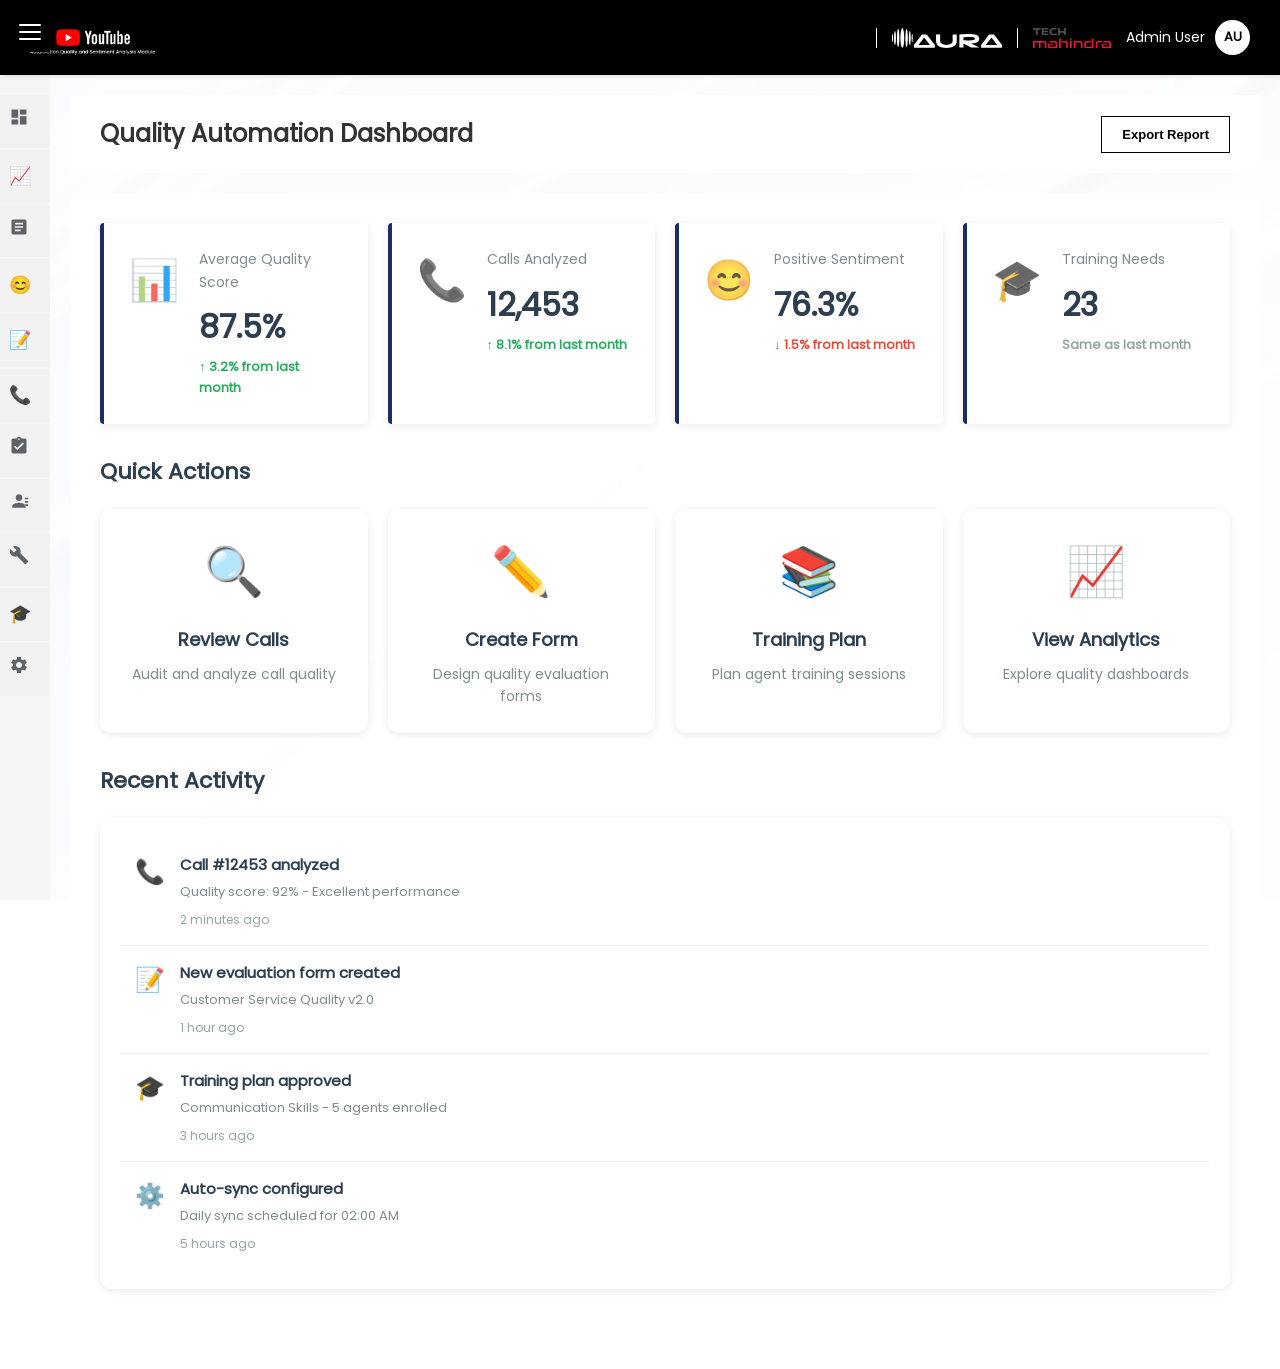
<file: index.html>
<!DOCTYPE html>
<html lang="en">
<head>
    <meta charset="UTF-8">
    <meta name="viewport" content="width=device-width, initial-scale=1.0">
    <title>Quality Automation - AI Analytics Platform</title>
    <link rel="stylesheet" href="css/styles.css">
</head>
<body>
    <!-- Hamburger Menu Button -->
    <button class="hamburger-menu" onclick="toggleSidebar()" aria-label="Toggle Menu">
        <span></span>
        <span></span>
        <span></span>
    </button>

    <div class="container">
        <!-- Sidebar Navigation -->
        <aside class="sidebar" id="sidebar">
<nav class="nav-menu">
                <a href="index.html" class="nav-item" title="Dashboard active">
                    <span class="icon">
                        <svg xmlns="http://www.w3.org/2000/svg" viewBox="0 0 24 24"><path fill="currentColor" d="M3 13h8V3H3v10zm0 8h8v-6H3v6zm10 0h8V11h-8v10zm0-18v6h8V3h-8z"/></svg>
                    </span>
                    <span>Dashboard</span>
                </a>
                <a href="dashboards.html" class="nav-item" title="Quality Dashboards">
                    <span class="icon">📈</span>
                    <span>Quality Dashboards</span>
                </a>
                <a href="qa-dashboard.html" class="nav-item" title="CSO Dashboard">
                    <span class="icon">
                        <svg xmlns="http://www.w3.org/2000/svg" viewBox="0 0 24 24"><path fill="currentColor" d="M19 3H5c-1.1 0-2 .9-2 2v14c0 1.1.9 2 2 2h14c1.1 0 2-.9 2-2V5c0-1.1-.9-2-2-2zm-5 14H7v-2h7v2zm3-4H7v-2h10v2zm0-4H7V7h10v2z"/></svg>
                    </span>
                    <span>QA Dashboard</span>
                </a>
                <a href="sentiment-analysis.html" class="nav-item" title="Sentiment Analysis">
                    <span class="icon">😊</span>
                    <span>Sentiment Analysis</span>
                </a>
                <a href="form-designer.html" class="nav-item" title="Form Designer">
                    <span class="icon">📝</span>
                    <span>Form Designer</span>
                </a>
                <a href="call-audit.html" class="nav-item" title="Call Audit">
                    <span class="icon">📞</span>
                    <span>Call Audit</span>
                </a>
                <a href="my-bin-qa.html" class="nav-item" title="My Bin QA">
                    <span class="icon">
                        <svg xmlns="http://www.w3.org/2000/svg" viewBox="0 0 24 24"><path fill="currentColor" d="M19 3h-4.18C14.4 1.84 13.3 1 12 1c-1.3 0-2.4.84-2.82 2H5c-1.1 0-2 .9-2 2v14c0 1.1.9 2 2 2h14c1.1 0 2-.9 2-2V5c0-1.1-.9-2-2-2zm-7 0c.55 0 1 .45 1 1s-.45 1-1 1-1-.45-1-1 .45-1 1-1zm-2 14l-4-4 1.41-1.41L10 14.17l6.59-6.59L18 9l-8 8z"/></svg>
                    </span>
                    <span>My Bin QA</span>
                </a>
                <a href="hitl-dashboard.html" class="nav-item" title="HITL Dashboard">
                    <span class="icon">
                        <svg xmlns="http://www.w3.org/2000/svg" viewBox="0 0 24 24"><path fill="currentColor" d="M12 12c2.21 0 4-1.79 4-4s-1.79-4-4-4-4 1.79-4 4 1.79 4 4 4zm0 2c-2.67 0-8 1.34-8 4v2h16v-2c0-2.66-5.33-4-8-4zm7-6h4v2h-4zm0 4h4v2h-4zm0 4h4v2h-4z"/></svg>
                    </span>
                    <span>HITL Dashboard</span>
                </a>
                <a href="ai-audit-config.html" class="nav-item" title="AI Audit Config">
                    <span class="icon">
                        <svg xmlns="http://www.w3.org/2000/svg" viewBox="0 0 24 24"><path fill="currentColor" d="M22.7 19l-9.1-9.1c.9-2.3.4-5-1.5-6.9-2-2-5-2.4-7.4-1.3L9 6 6 9 1.6 4.7C.4 7.1.9 10.1 2.9 12.1c1.9 1.9 4.6 2.4 6.9 1.5l9.1 9.1c.4.4 1 .4 1.4 0l2.3-2.3c.5-.4.5-1.1.1-1.4z"/></svg>
                    </span>
                    <span>AI Audit Config</span>
                </a>
                <a href="tni-module.html" class="nav-item" title="TNI Module">
                    <span class="icon">🎓</span>
                    <span>TNI Module</span>
                </a>
                <a href="configuration.html" class="nav-item" title="Configuration">
                    <span class="icon">
                        <svg xmlns="http://www.w3.org/2000/svg" viewBox="0 0 24 24"><path fill="currentColor" d="M19.14 12.94c.04-.3.06-.61.06-.94 0-.32-.02-.64-.07-.94l2.03-1.58c.18-.14.23-.41.12-.61l-1.92-3.32c-.12-.22-.37-.29-.59-.22l-2.39.96c-.5-.38-1.03-.7-1.62-.94L14.4 2.81c-.04-.24-.24-.41-.48-.41h-3.84c-.24 0-.43.17-.47.41l-.36 2.54c-.59.24-1.13.57-1.62.94l-2.39-.96c-.22-.08-.47 0-.59.22L2.74 8.87c-.12.21-.08.47.12.61l2.03 1.58c-.05.3-.09.63-.09.94s.02.64.07.94l-2.03 1.58c-.18.14-.23.41-.12.61l1.92 3.32c.12.22.37.29.59.22l2.39-.96c.5.38 1.03.7 1.62.94l.36 2.54c.05.24.24.41.48.41h3.84c.24 0 .44-.17.47-.41l.36-2.54c.59-.24 1.13-.56 1.62-.94l2.39.96c.22.08.47 0 .59-.22l1.92-3.32c.12-.22.07-.47-.12-.61l-2.01-1.58zM12 15.6c-1.98 0-3.6-1.62-3.6-3.6s1.62-3.6 3.6-3.6 3.6 1.62 3.6 3.6-1.62 3.6-3.6 3.6z"/></svg>
                    </span>
                    <span>Configuration</span>
                </a>
            </nav>
        </aside>

        <!-- Main Content -->
        <main class="main-content">
            <header class="header">
                <div class="header-left">
                    <img src="images/logo-dark.png" alt="Logo" class="sys-logo">
                </div>
                <div class="header-right">
                    <img src="images/Aura_logo.svg" alt="Aura Logo" class="micro-logo">
                    <img src="images/techmlogo.svg" alt="Tech Logo" class="micro-logo">
                    <div class="user-profile">
                        <span>Admin User</span>
                        <div class="avatar">AU</div>
                    </div>
                </div>
            </header>

            <div class="page-header">
                <h1>Quality Automation Dashboard</h1>
                <button class="btn-secondary">Export Report</button>
            </div>

            <div class="content">
                <!-- Key Metrics -->
                <div class="metrics-grid">
                    <div class="metric-card">
                        <div class="metric-icon">📊</div>
                        <div class="metric-info">
                            <h3>Average Quality Score</h3>
                            <div class="metric-value">87.5%</div>
                            <div class="metric-trend positive">↑ 3.2% from last month</div>
                        </div>
                    </div>
                    <div class="metric-card">
                        <div class="metric-icon">📞</div>
                        <div class="metric-info">
                            <h3>Calls Analyzed</h3>
                            <div class="metric-value">12,453</div>
                            <div class="metric-trend positive">↑ 8.1% from last month</div>
                        </div>
                    </div>
                    <div class="metric-card">
                        <div class="metric-icon">😊</div>
                        <div class="metric-info">
                            <h3>Positive Sentiment</h3>
                            <div class="metric-value">76.3%</div>
                            <div class="metric-trend negative">↓ 1.5% from last month</div>
                        </div>
                    </div>
                    <div class="metric-card">
                        <div class="metric-icon">🎓</div>
                        <div class="metric-info">
                            <h3>Training Needs</h3>
                            <div class="metric-value">23</div>
                            <div class="metric-trend neutral">Same as last month</div>
                        </div>
                    </div>
                </div>

                <!-- Quick Actions -->
                <div class="section">
                    <h2>Quick Actions</h2>
                    <div class="actions-grid">
                        <a href="call-audit.html" class="action-card">
                            <div class="action-icon">🔍</div>
                            <h3>Review Calls</h3>
                            <p>Audit and analyze call quality</p>
                        </a>
                        <a href="form-designer.html" class="action-card">
                            <div class="action-icon">✏️</div>
                            <h3>Create Form</h3>
                            <p>Design quality evaluation forms</p>
                        </a>
                        <a href="tni-module.html" class="action-card">
                            <div class="action-icon">📚</div>
                            <h3>Training Plan</h3>
                            <p>Plan agent training sessions</p>
                        </a>
                        <a href="dashboards.html" class="action-card">
                            <div class="action-icon">📈</div>
                            <h3>View Analytics</h3>
                            <p>Explore quality dashboards</p>
                        </a>
                    </div>
                </div>

                <!-- Recent Activity -->
                <div class="section">
                    <h2>Recent Activity</h2>
                    <div class="activity-list">
                        <div class="activity-item">
                            <div class="activity-icon">📞</div>
                            <div class="activity-content">
                                <h4>Call #12453 analyzed</h4>
                                <p>Quality score: 92% - Excellent performance</p>
                                <span class="activity-time">2 minutes ago</span>
                            </div>
                        </div>
                        <div class="activity-item">
                            <div class="activity-icon">📝</div>
                            <div class="activity-content">
                                <h4>New evaluation form created</h4>
                                <p>Customer Service Quality v2.0</p>
                                <span class="activity-time">1 hour ago</span>
                            </div>
                        </div>
                        <div class="activity-item">
                            <div class="activity-icon">🎓</div>
                            <div class="activity-content">
                                <h4>Training plan approved</h4>
                                <p>Communication Skills - 5 agents enrolled</p>
                                <span class="activity-time">3 hours ago</span>
                            </div>
                        </div>
                        <div class="activity-item">
                            <div class="activity-icon">⚙️</div>
                            <div class="activity-content">
                                <h4>Auto-sync configured</h4>
                                <p>Daily sync scheduled for 02:00 AM</p>
                                <span class="activity-time">5 hours ago</span>
                            </div>
                        </div>
                    </div>
                </div>
            </div>
        </main>
    </div>

    <script src="js/app.js"></script>


    <script>


        function toggleSidebar() {


            const sidebar = document.getElementById('sidebar');


            const hamburger = document.querySelector('.hamburger-menu');


            sidebar.classList.toggle('expanded');


            hamburger.classList.toggle('active');


        }


    </script>
</body>
</html>
</file>
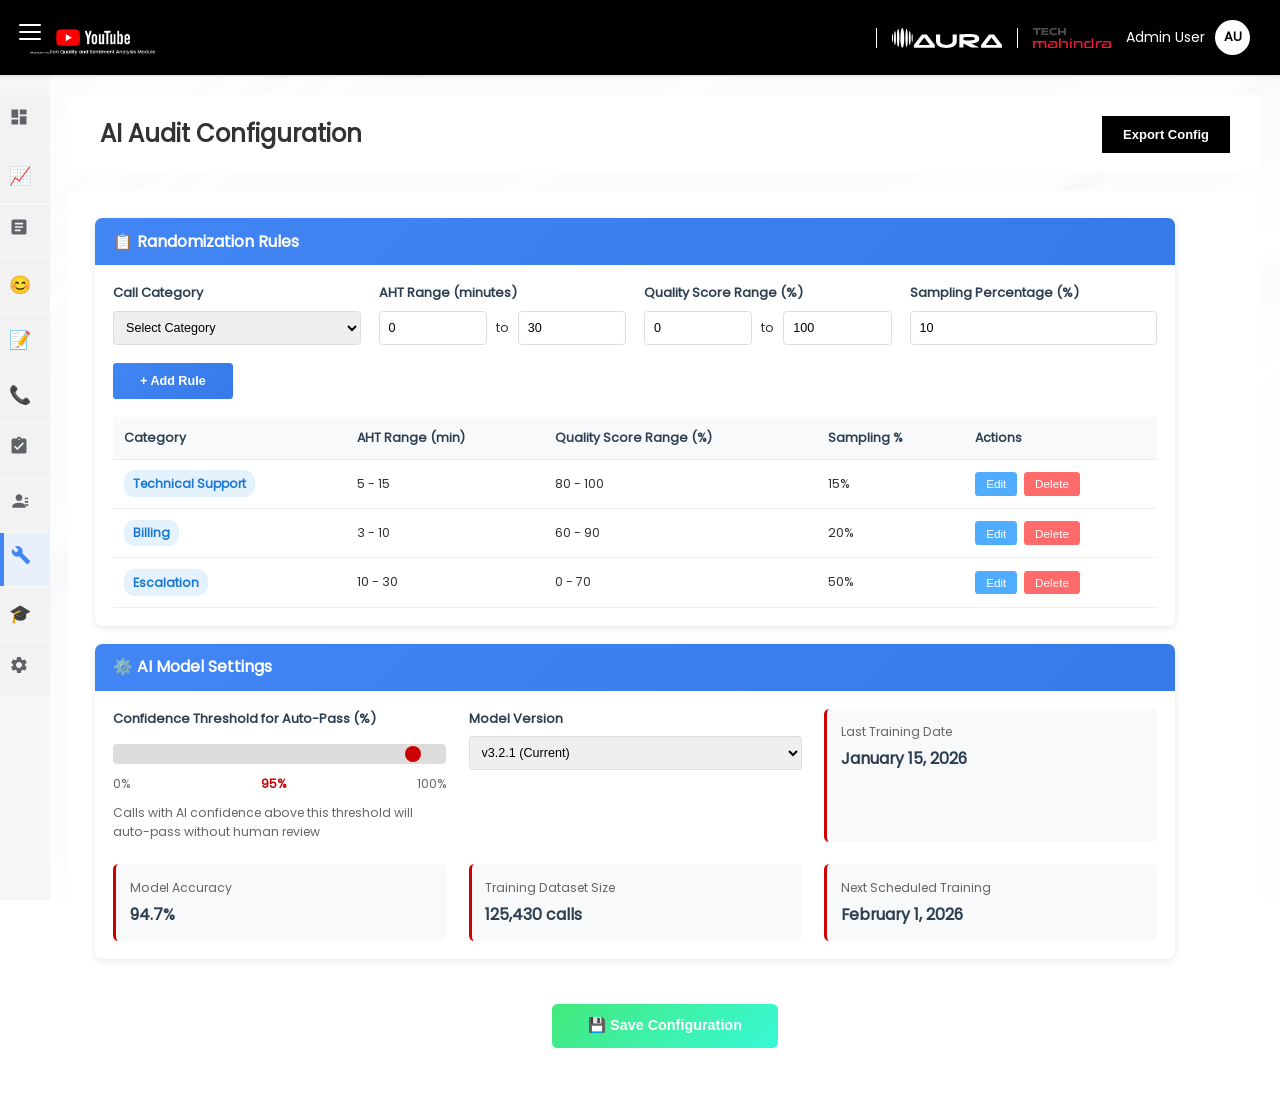
<file: ai-audit-config.html>
<!DOCTYPE html>
<html lang="en">
<head>
    <meta charset="UTF-8">
    <meta name="viewport" content="width=device-width, initial-scale=1.0">
    <title>AI Audit Configuration - QA Analytics</title>
    <link rel="stylesheet" href="css/styles.css">
    <style>
        /* Optimize layout for better readability - apply zoom only to content */
        .content {
            zoom: 0.9;
        }

        .config-section {
            background: white;
            border-radius: 8px;
            padding: 20px;
            margin-bottom: 20px;
            box-shadow: 0 2px 8px rgba(0, 0, 0, 0.1);
        }

        .section-header {
            background: linear-gradient(135deg, #4285f4 0%, #357ae8 100%);
            color: white;
            padding: 12px 20px;
            margin: -20px -20px 20px -20px;
            border-radius: 8px 8px 0 0;
            font-size: 1.1rem;
            font-weight: bold;
        }

        .form-grid {
            display: grid;
            grid-template-columns: repeat(auto-fit, minmax(250px, 1fr));
            gap: 20px;
            margin-bottom: 20px;
        }

        .form-group {
            display: flex;
            flex-direction: column;
        }

        .form-group label {
            font-weight: 600;
            margin-bottom: 8px;
            color: #2c3e50;
            font-size: 0.9rem;
        }

        .form-group input,
        .form-group select {
            padding: 10px;
            border: 1px solid #ddd;
            border-radius: 4px;
            font-size: 14px;
        }

        .form-group input:focus,
        .form-group select:focus {
            outline: none;
            border-color: #CC0000;
        }

        .range-inputs {
            display: flex;
            gap: 10px;
            align-items: center;
        }

        .range-inputs input {
            flex: 1;
        }

        .slider-container {
            margin-top: 8px;
        }

        .slider {
            width: 100%;
            height: 6px;
            border-radius: 3px;
            background: #ddd;
            outline: none;
            -webkit-appearance: none;
        }

        .slider::-webkit-slider-thumb {
            -webkit-appearance: none;
            appearance: none;
            width: 18px;
            height: 18px;
            border-radius: 50%;
            background: #CC0000;
            cursor: pointer;
        }

        .slider::-moz-range-thumb {
            width: 18px;
            height: 18px;
            border-radius: 50%;
            background: #CC0000;
            cursor: pointer;
            border: none;
        }

        .slider-value {
            display: flex;
            justify-content: space-between;
            font-size: 0.85rem;
            color: #666;
            margin-top: 5px;
        }

        .btn-add-rule {
            background: linear-gradient(135deg, #4285f4 0%, #357ae8 100%);
            color: white;
            border: none;
            padding: 12px 30px;
            border-radius: 4px;
            cursor: pointer;
            font-weight: 600;
            font-size: 14px;
            transition: all 0.3s ease;
        }

        .btn-add-rule:hover {
            background: linear-gradient(135deg, #4285f4 0%, #357ae8 100%);
            transform: translateY(-2px);
            box-shadow: 0 4px 12px rgba(204, 0, 0, 0.3);
        }

        .rules-table {
            width: 100%;
            border-collapse: collapse;
            margin-top: 20px;
        }

        .rules-table th,
        .rules-table td {
            padding: 12px;
            text-align: left;
            border-bottom: 1px solid #eee;
        }

        .rules-table th {
            background: #f8f9fa;
            font-weight: 600;
            color: #2c3e50;
        }

        .rules-table tr:hover {
            background: #f8f9fa;
        }

        .action-buttons {
            display: flex;
            gap: 8px;
        }

        .btn-edit,
        .btn-delete {
            padding: 6px 12px;
            border: none;
            border-radius: 4px;
            cursor: pointer;
            font-size: 13px;
            transition: all 0.2s ease;
        }

        .btn-edit {
            background: #4facfe;
            color: white;
        }

        .btn-edit:hover {
            background: #00a2fe;
        }

        .btn-delete {
            background: #ff6b6b;
            color: white;
        }

        .btn-delete:hover {
            background: #ff5252;
        }

        .model-settings-grid {
            display: grid;
            grid-template-columns: repeat(auto-fit, minmax(300px, 1fr));
            gap: 25px;
        }

        .model-info-card {
            background: #f8f9fa;
            padding: 15px;
            border-radius: 6px;
            border-left: 4px solid #CC0000;
        }

        .model-info-label {
            font-size: 0.85rem;
            color: #666;
            margin-bottom: 5px;
        }

        .model-info-value {
            font-size: 1.1rem;
            font-weight: 600;
            color: #2c3e50;
        }

        .save-config-btn {
            background: linear-gradient(135deg, #43e97b 0%, #38f9d7 100%);
            color: white;
            border: none;
            padding: 15px 40px;
            border-radius: 6px;
            cursor: pointer;
            font-weight: 700;
            font-size: 16px;
            margin-top: 30px;
            transition: all 0.3s ease;
        }

        .save-config-btn:hover {
            transform: translateY(-2px);
            box-shadow: 0 6px 20px rgba(67, 233, 123, 0.4);
        }

        .alert-success {
            background: #d4edda;
            color: #155724;
            padding: 12px 20px;
            border-radius: 6px;
            margin-bottom: 20px;
            border: 1px solid #c3e6cb;
            display: none;
        }

        .badge {
            display: inline-block;
            padding: 4px 10px;
            border-radius: 12px;
            font-size: 0.85rem;
            font-weight: 600;
        }

        .badge-category {
            background: #e3f2fd;
            color: #1976d2;
        }
    </style>
</head>
<body>
    <!-- Hamburger Menu Button -->
    <button class="hamburger-menu" onclick="toggleSidebar()" aria-label="Toggle Menu">
        <span></span>
        <span></span>
        <span></span>
    </button>

    <div class="container">
        <!-- Sidebar Navigation -->
        <aside class="sidebar" id="sidebar">
            <nav class="nav-menu">
                <a href="index.html" class="nav-item" title="Dashboard">
                    <span class="icon">
                        <svg xmlns="http://www.w3.org/2000/svg" viewBox="0 0 24 24"><path fill="currentColor" d="M3 13h8V3H3v10zm0 8h8v-6H3v6zm10 0h8V11h-8v10zm0-18v6h8V3h-8z"/></svg>
                    </span>
                    <span>Dashboard</span>
                </a>
                <a href="dashboards.html" class="nav-item" title="Quality Dashboards">
                    <span class="icon">📈</span>
                    <span>Quality Dashboards</span>
                </a>
                <a href="qa-dashboard.html" class="nav-item" title="CSO Dashboard">
                    <span class="icon">
                        <svg xmlns="http://www.w3.org/2000/svg" viewBox="0 0 24 24"><path fill="currentColor" d="M19 3H5c-1.1 0-2 .9-2 2v14c0 1.1.9 2 2 2h14c1.1 0 2-.9 2-2V5c0-1.1-.9-2-2-2zm-5 14H7v-2h7v2zm3-4H7v-2h10v2zm0-4H7V7h10v2z"/></svg>
                    </span>
                    <span>QA Dashboard</span>
                </a>
                <a href="sentiment-analysis.html" class="nav-item" title="Sentiment Analysis">
                    <span class="icon">😊</span>
                    <span>Sentiment Analysis</span>
                </a>
                <a href="form-designer.html" class="nav-item" title="Form Designer">
                    <span class="icon">📝</span>
                    <span>Form Designer</span>
                </a>
                <a href="call-audit.html" class="nav-item" title="Call Audit">
                    <span class="icon">📞</span>
                    <span>Call Audit</span>
                </a>
                <a href="my-bin-qa.html" class="nav-item" title="My Bin QA">
                    <span class="icon">
                        <svg xmlns="http://www.w3.org/2000/svg" viewBox="0 0 24 24"><path fill="currentColor" d="M19 3h-4.18C14.4 1.84 13.3 1 12 1c-1.3 0-2.4.84-2.82 2H5c-1.1 0-2 .9-2 2v14c0 1.1.9 2 2 2h14c1.1 0 2-.9 2-2V5c0-1.1-.9-2-2-2zm-7 0c.55 0 1 .45 1 1s-.45 1-1 1-1-.45-1-1 .45-1 1-1zm-2 14l-4-4 1.41-1.41L10 14.17l6.59-6.59L18 9l-8 8z"/></svg>
                    </span>
                    <span>My Bin QA</span>
                </a>
                <a href="hitl-dashboard.html" class="nav-item" title="HITL Dashboard">
                    <span class="icon">
                        <svg xmlns="http://www.w3.org/2000/svg" viewBox="0 0 24 24"><path fill="currentColor" d="M12 12c2.21 0 4-1.79 4-4s-1.79-4-4-4-4 1.79-4 4 1.79 4 4 4zm0 2c-2.67 0-8 1.34-8 4v2h16v-2c0-2.66-5.33-4-8-4zm7-6h4v2h-4zm0 4h4v2h-4zm0 4h4v2h-4z"/></svg>
                    </span>
                    <span>HITL Dashboard</span>
                </a>
                <a href="ai-audit-config.html" class="nav-item active" title="AI Audit Config">
                    <span class="icon">
                        <svg xmlns="http://www.w3.org/2000/svg" viewBox="0 0 24 24"><path fill="currentColor" d="M22.7 19l-9.1-9.1c.9-2.3.4-5-1.5-6.9-2-2-5-2.4-7.4-1.3L9 6 6 9 1.6 4.7C.4 7.1.9 10.1 2.9 12.1c1.9 1.9 4.6 2.4 6.9 1.5l9.1 9.1c.4.4 1 .4 1.4 0l2.3-2.3c.5-.4.5-1.1.1-1.4z"/></svg>
                    </span>
                    <span>AI Audit Config</span>
                </a>
                <a href="tni-module.html" class="nav-item" title="TNI Module">
                    <span class="icon">🎓</span>
                    <span>TNI Module</span>
                </a>
                <a href="configuration.html" class="nav-item" title="Configuration">
                    <span class="icon">
                        <svg xmlns="http://www.w3.org/2000/svg" viewBox="0 0 24 24"><path fill="currentColor" d="M19.14 12.94c.04-.3.06-.61.06-.94 0-.32-.02-.64-.07-.94l2.03-1.58c.18-.14.23-.41.12-.61l-1.92-3.32c-.12-.22-.37-.29-.59-.22l-2.39.96c-.5-.38-1.03-.7-1.62-.94L14.4 2.81c-.04-.24-.24-.41-.48-.41h-3.84c-.24 0-.43.17-.47.41l-.36 2.54c-.59.24-1.13.57-1.62.94l-2.39-.96c-.22-.08-.47 0-.59.22L2.74 8.87c-.12.21-.08.47.12.61l2.03 1.58c-.05.3-.09.63-.09.94s.02.64.07.94l-2.03 1.58c-.18.14-.23.41-.12.61l1.92 3.32c.12.22.37.29.59.22l2.39-.96c.5.38 1.03.7 1.62.94l.36 2.54c.05.24.24.41.48.41h3.84c.24 0 .44-.17.47-.41l.36-2.54c.59-.24 1.13-.56 1.62-.94l2.39.96c.22.08.47 0 .59-.22l1.92-3.32c.12-.22.07-.47-.12-.61l-2.01-1.58zM12 15.6c-1.98 0-3.6-1.62-3.6-3.6s1.62-3.6 3.6-3.6 3.6 1.62 3.6 3.6-1.62 3.6-3.6 3.6z"/></svg>
                    </span>
                    <span>Configuration</span>
                </a>
            </nav>
        </aside>

        <!-- Main Content -->
        <main class="main-content">
            <header class="header">
                <div class="header-left">
                    <img src="images/logo-dark.png" alt="Logo" class="sys-logo">
                </div>
                <div class="header-right">
                    <img src="images/Aura_logo.svg" alt="Aura Logo" class="micro-logo">
                    <img src="images/techmlogo.svg" alt="Tech Logo" class="micro-logo">
                    <div class="user-profile">
                        <span>Admin User</span>
                        <div class="avatar">AU</div>
                    </div>
                </div>
            </header>

            <div class="page-header">
                <h1>AI Audit Configuration</h1>
                <div class="page-header-actions">
                    <button class="btn-primary" onclick="exportConfig()">Export Config</button>
                </div>
            </div>

            <div class="content">
                <!-- Success Alert -->
                <div class="alert-success" id="successAlert">
                    Configuration saved successfully!
                </div>

                <!-- Randomization Rules Section -->
                <div class="config-section">
                    <h2 class="section-header">📋 Randomization Rules</h2>
                    
                    <div class="form-grid">
                        <div class="form-group">
                            <label for="callCategory">Call Category</label>
                            <select id="callCategory">
                                <option value="">Select Category</option>
                                <option value="technical">Technical Support</option>
                                <option value="billing">Billing</option>
                                <option value="general">General Inquiry</option>
                                <option value="escalation">Escalation</option>
                                <option value="feedback">Feedback</option>
                            </select>
                        </div>

                        <div class="form-group">
                            <label>AHT Range (minutes)</label>
                            <div class="range-inputs">
                                <input type="number" id="ahtMin" placeholder="Min" value="0" min="0" max="60">
                                <span>to</span>
                                <input type="number" id="ahtMax" placeholder="Max" value="30" min="0" max="60">
                            </div>
                        </div>

                        <div class="form-group">
                            <label>Quality Score Range (%)</label>
                            <div class="range-inputs">
                                <input type="number" id="scoreMin" placeholder="Min" value="0" min="0" max="100">
                                <span>to</span>
                                <input type="number" id="scoreMax" placeholder="Max" value="100" min="0" max="100">
                            </div>
                        </div>

                        <div class="form-group">
                            <label for="samplingPercent">Sampling Percentage (%)</label>
                            <input type="number" id="samplingPercent" placeholder="e.g., 10" value="10" min="1" max="100">
                        </div>
                    </div>

                    <button class="btn-add-rule" onclick="addRule()">+ Add Rule</button>

                    <!-- Rules Table -->
                    <table class="rules-table" id="rulesTable">
                        <thead>
                            <tr>
                                <th>Category</th>
                                <th>AHT Range (min)</th>
                                <th>Quality Score Range (%)</th>
                                <th>Sampling %</th>
                                <th>Actions</th>
                            </tr>
                        </thead>
                        <tbody id="rulesTableBody">
                            <tr>
                                <td><span class="badge badge-category">Technical Support</span></td>
                                <td>5 - 15</td>
                                <td>80 - 100</td>
                                <td>15%</td>
                                <td>
                                    <div class="action-buttons">
                                        <button class="btn-edit" onclick="editRule(0)">Edit</button>
                                        <button class="btn-delete" onclick="deleteRule(0)">Delete</button>
                                    </div>
                                </td>
                            </tr>
                            <tr>
                                <td><span class="badge badge-category">Billing</span></td>
                                <td>3 - 10</td>
                                <td>60 - 90</td>
                                <td>20%</td>
                                <td>
                                    <div class="action-buttons">
                                        <button class="btn-edit" onclick="editRule(1)">Edit</button>
                                        <button class="btn-delete" onclick="deleteRule(1)">Delete</button>
                                    </div>
                                </td>
                            </tr>
                            <tr>
                                <td><span class="badge badge-category">Escalation</span></td>
                                <td>10 - 30</td>
                                <td>0 - 70</td>
                                <td>50%</td>
                                <td>
                                    <div class="action-buttons">
                                        <button class="btn-edit" onclick="editRule(2)">Edit</button>
                                        <button class="btn-delete" onclick="deleteRule(2)">Delete</button>
                                    </div>
                                </td>
                            </tr>
                        </tbody>
                    </table>
                </div>

                <!-- AI Model Settings Section -->
                <div class="config-section">
                    <h2 class="section-header">⚙️ AI Model Settings</h2>
                    
                    <div class="model-settings-grid">
                        <div class="form-group">
                            <label for="confidenceThreshold">Confidence Threshold for Auto-Pass (%)</label>
                            <div class="slider-container">
                                <input type="range" id="confidenceThreshold" class="slider" min="0" max="100" value="95" oninput="updateThresholdValue(this.value)">
                                <div class="slider-value">
                                    <span>0%</span>
                                    <span id="thresholdValue" style="color: #CC0000; font-weight: 600;">95%</span>
                                    <span>100%</span>
                                </div>
                            </div>
                            <p style="font-size: 0.85rem; color: #666; margin-top: 10px;">
                                Calls with AI confidence above this threshold will auto-pass without human review
                            </p>
                        </div>

                        <div class="form-group">
                            <label for="modelVersion">Model Version</label>
                            <select id="modelVersion">
                                <option value="v3.2.1" selected>v3.2.1 (Current)</option>
                                <option value="v3.2.0">v3.2.0</option>
                                <option value="v3.1.5">v3.1.5</option>
                                <option value="v3.1.0">v3.1.0</option>
                            </select>
                        </div>

                        <div class="model-info-card">
                            <div class="model-info-label">Last Training Date</div>
                            <div class="model-info-value">January 15, 2026</div>
                        </div>

                        <div class="model-info-card">
                            <div class="model-info-label">Model Accuracy</div>
                            <div class="model-info-value">94.7%</div>
                        </div>

                        <div class="model-info-card">
                            <div class="model-info-label">Training Dataset Size</div>
                            <div class="model-info-value">125,430 calls</div>
                        </div>

                        <div class="model-info-card">
                            <div class="model-info-label">Next Scheduled Training</div>
                            <div class="model-info-value">February 1, 2026</div>
                        </div>
                    </div>
                </div>

                <!-- Save Button -->
                <div style="text-align: center;">
                    <button class="save-config-btn" onclick="saveConfiguration()">💾 Save Configuration</button>
                </div>
            </div>
        </main>
    </div>

    <script>
        // Toggle Sidebar
        function toggleSidebar() {
            const sidebar = document.getElementById('sidebar');
            const hamburger = document.querySelector('.hamburger-menu');
            sidebar.classList.toggle('expanded');
            hamburger.classList.toggle('active');
        }

        // Update threshold value display
        function updateThresholdValue(value) {
            document.getElementById('thresholdValue').textContent = value + '%';
        }

        // Add Rule
        function addRule() {
            const category = document.getElementById('callCategory').value;
            const ahtMin = document.getElementById('ahtMin').value;
            const ahtMax = document.getElementById('ahtMax').value;
            const scoreMin = document.getElementById('scoreMin').value;
            const scoreMax = document.getElementById('scoreMax').value;
            const samplingPercent = document.getElementById('samplingPercent').value;

            if (!category) {
                alert('Please select a call category');
                return;
            }

            const categoryNames = {
                'technical': 'Technical Support',
                'billing': 'Billing',
                'general': 'General Inquiry',
                'escalation': 'Escalation',
                'feedback': 'Feedback'
            };

            const tbody = document.getElementById('rulesTableBody');
            const row = tbody.insertRow();
            const ruleIndex = tbody.rows.length - 1;

            row.innerHTML = `
                <td><span class="badge badge-category">${categoryNames[category]}</span></td>
                <td>${ahtMin} - ${ahtMax}</td>
                <td>${scoreMin} - ${scoreMax}</td>
                <td>${samplingPercent}%</td>
                <td>
                    <div class="action-buttons">
                        <button class="btn-edit" onclick="editRule(${ruleIndex})">Edit</button>
                        <button class="btn-delete" onclick="deleteRule(${ruleIndex})">Delete</button>
                    </div>
                </td>
            `;

            // Reset form
            document.getElementById('callCategory').value = '';
            document.getElementById('ahtMin').value = '0';
            document.getElementById('ahtMax').value = '30';
            document.getElementById('scoreMin').value = '0';
            document.getElementById('scoreMax').value = '100';
            document.getElementById('samplingPercent').value = '10';
        }

        // Edit Rule
        function editRule(index) {
            alert('Edit functionality for rule ' + (index + 1) + ' would open a modal here');
        }

        // Delete Rule
        function deleteRule(index) {
            if (confirm('Are you sure you want to delete this rule?')) {
                const tbody = document.getElementById('rulesTableBody');
                tbody.deleteRow(index);
            }
        }

        // Save Configuration
        function saveConfiguration() {
            const alert = document.getElementById('successAlert');
            alert.style.display = 'block';
            
            // Scroll to top to show alert
            window.scrollTo({ top: 0, behavior: 'smooth' });
            
            // Hide alert after 3 seconds
            setTimeout(() => {
                alert.style.display = 'none';
            }, 3000);
        }

        // Export Config
        function exportConfig() {
            alert('Configuration export functionality would download a JSON file here');
        }
    </script>
</body>
</html>
</file>
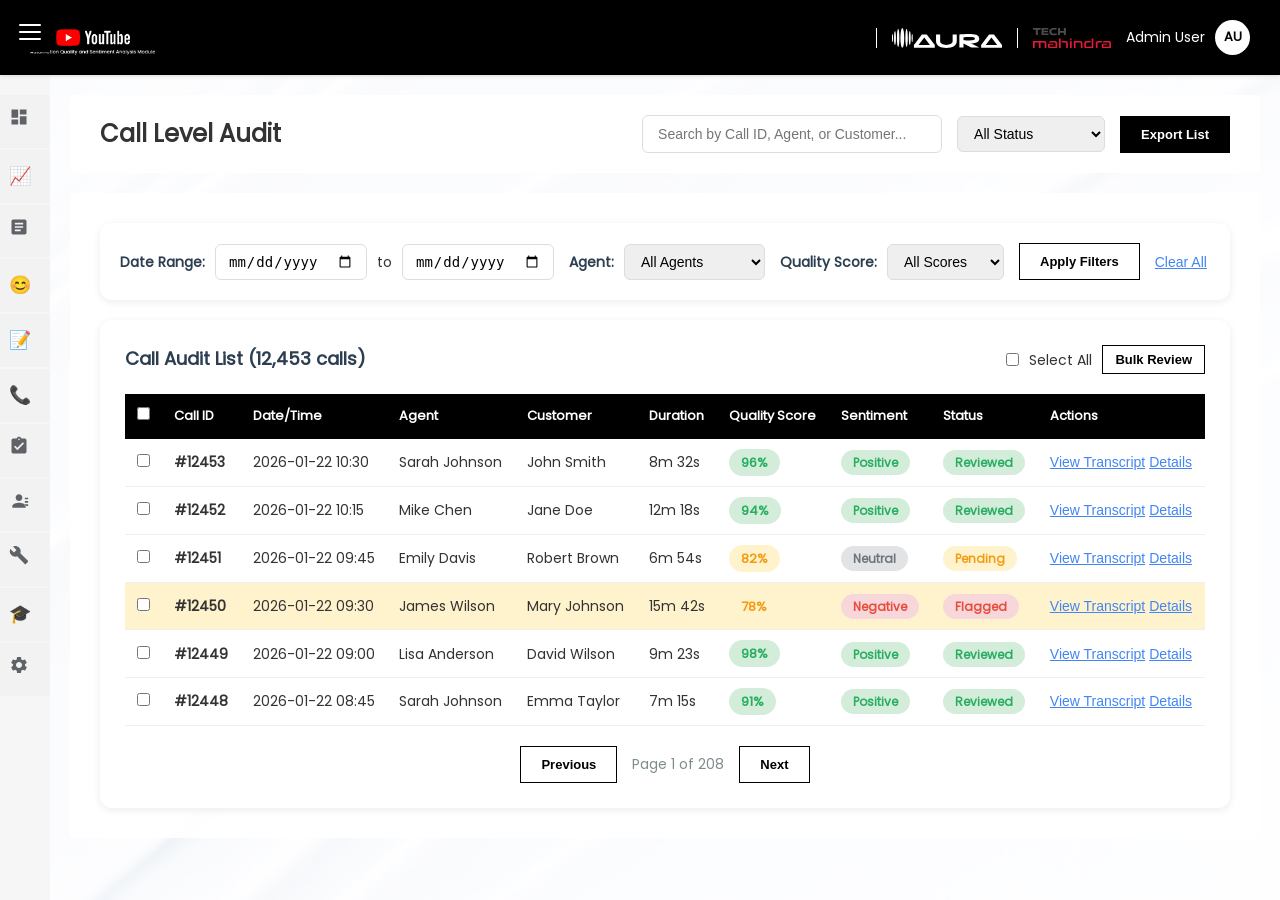
<file: call-audit.html>
<!DOCTYPE html>
<html lang="en">
<head>
    <meta charset="UTF-8">
    <meta name="viewport" content="width=device-width, initial-scale=1.0">
    <title>Call Audit - QA Analytics</title>
    <link rel="stylesheet" href="css/styles.css">
</head>
<body>
    <!-- Hamburger Menu Button -->
    <button class="hamburger-menu" onclick="toggleSidebar()" aria-label="Toggle Menu">
        <span></span>
        <span></span>
        <span></span>
    </button>

    <div class="container">
        <!-- Sidebar Navigation -->
        <aside class="sidebar" id="sidebar">
<nav class="nav-menu">
                <a href="index.html" class="nav-item" title="Dashboard">
                    <span class="icon">
                        <svg xmlns="http://www.w3.org/2000/svg" viewBox="0 0 24 24"><path fill="currentColor" d="M3 13h8V3H3v10zm0 8h8v-6H3v6zm10 0h8V11h-8v10zm0-18v6h8V3h-8z"/></svg>
                    </span>
                    <span>Dashboard</span>
                </a>
                <a href="dashboards.html" class="nav-item" title="Quality Dashboards">
                    <span class="icon">📈</span>
                    <span>Quality Dashboards</span>
                </a>
                <a href="qa-dashboard.html" class="nav-item" title="CSO Dashboard">
                    <span class="icon">
                        <svg xmlns="http://www.w3.org/2000/svg" viewBox="0 0 24 24"><path fill="currentColor" d="M19 3H5c-1.1 0-2 .9-2 2v14c0 1.1.9 2 2 2h14c1.1 0 2-.9 2-2V5c0-1.1-.9-2-2-2zm-5 14H7v-2h7v2zm3-4H7v-2h10v2zm0-4H7V7h10v2z"/></svg>
                    </span>
                    <span>QA Dashboard</span>
                </a>
                <a href="sentiment-analysis.html" class="nav-item" title="Sentiment Analysis">
                    <span class="icon">😊</span>
                    <span>Sentiment Analysis</span>
                </a>
                <a href="form-designer.html" class="nav-item" title="Form Designer">
                    <span class="icon">📝</span>
                    <span>Form Designer</span>
                </a>
                <a href="call-audit.html" class="nav-item" title="Call Audit active">
                    <span class="icon">📞</span>
                    <span>Call Audit</span>
                </a>
                <a href="my-bin-qa.html" class="nav-item" title="My Bin QA">
                    <span class="icon">
                        <svg xmlns="http://www.w3.org/2000/svg" viewBox="0 0 24 24"><path fill="currentColor" d="M19 3h-4.18C14.4 1.84 13.3 1 12 1c-1.3 0-2.4.84-2.82 2H5c-1.1 0-2 .9-2 2v14c0 1.1.9 2 2 2h14c1.1 0 2-.9 2-2V5c0-1.1-.9-2-2-2zm-7 0c.55 0 1 .45 1 1s-.45 1-1 1-1-.45-1-1 .45-1 1-1zm-2 14l-4-4 1.41-1.41L10 14.17l6.59-6.59L18 9l-8 8z"/></svg>
                    </span>
                    <span>My Bin QA</span>
                </a>
                <a href="hitl-dashboard.html" class="nav-item" title="HITL Dashboard">
                    <span class="icon">
                        <svg xmlns="http://www.w3.org/2000/svg" viewBox="0 0 24 24"><path fill="currentColor" d="M12 12c2.21 0 4-1.79 4-4s-1.79-4-4-4-4 1.79-4 4 1.79 4 4 4zm0 2c-2.67 0-8 1.34-8 4v2h16v-2c0-2.66-5.33-4-8-4zm7-6h4v2h-4zm0 4h4v2h-4zm0 4h4v2h-4z"/></svg>
                    </span>
                    <span>HITL Dashboard</span>
                </a>
                <a href="ai-audit-config.html" class="nav-item" title="AI Audit Config">
                    <span class="icon">
                        <svg xmlns="http://www.w3.org/2000/svg" viewBox="0 0 24 24"><path fill="currentColor" d="M22.7 19l-9.1-9.1c.9-2.3.4-5-1.5-6.9-2-2-5-2.4-7.4-1.3L9 6 6 9 1.6 4.7C.4 7.1.9 10.1 2.9 12.1c1.9 1.9 4.6 2.4 6.9 1.5l9.1 9.1c.4.4 1 .4 1.4 0l2.3-2.3c.5-.4.5-1.1.1-1.4z"/></svg>
                    </span>
                    <span>AI Audit Config</span>
                </a>
                <a href="tni-module.html" class="nav-item" title="TNI Module">
                    <span class="icon">🎓</span>
                    <span>TNI Module</span>
                </a>
                <a href="configuration.html" class="nav-item" title="Configuration">
                    <span class="icon">
                        <svg xmlns="http://www.w3.org/2000/svg" viewBox="0 0 24 24"><path fill="currentColor" d="M19.14 12.94c.04-.3.06-.61.06-.94 0-.32-.02-.64-.07-.94l2.03-1.58c.18-.14.23-.41.12-.61l-1.92-3.32c-.12-.22-.37-.29-.59-.22l-2.39.96c-.5-.38-1.03-.7-1.62-.94L14.4 2.81c-.04-.24-.24-.41-.48-.41h-3.84c-.24 0-.43.17-.47.41l-.36 2.54c-.59.24-1.13.57-1.62.94l-2.39-.96c-.22-.08-.47 0-.59.22L2.74 8.87c-.12.21-.08.47.12.61l2.03 1.58c-.05.3-.09.63-.09.94s.02.64.07.94l-2.03 1.58c-.18.14-.23.41-.12.61l1.92 3.32c.12.22.37.29.59.22l2.39-.96c.5.38 1.03.7 1.62.94l.36 2.54c.05.24.24.41.48.41h3.84c.24 0 .44-.17.47-.41l.36-2.54c.59-.24 1.13-.56 1.62-.94l2.39.96c.22.08.47 0 .59-.22l1.92-3.32c.12-.22.07-.47-.12-.61l-2.01-1.58zM12 15.6c-1.98 0-3.6-1.62-3.6-3.6s1.62-3.6 3.6-3.6 3.6 1.62 3.6 3.6-1.62 3.6-3.6 3.6z"/></svg>
                    </span>
                    <span>Configuration</span>
                </a>
            </nav>
        </aside>

        <!-- Main Content -->
        <main class="main-content">
            <header class="header">
                <div class="header-left">
                    <img src="images/logo-dark.png" alt="Logo" class="sys-logo">
                </div>
                <div class="header-right">
                    <img src="images/Aura_logo.svg" alt="Aura Logo" class="micro-logo">
                    <img src="images/techmlogo.svg" alt="Tech Logo" class="micro-logo">
                    <div class="user-profile">
                        <span>Admin User</span>
                        <div class="avatar">AU</div>
                    </div>
                </div>
            </header>

            <div class="page-header">
                <h1>Call Level Audit</h1>
                <div class="page-header-actions">
                    <input type="text" class="search-input" placeholder="Search by Call ID, Agent, or Customer...">
                    <select class="filter-select">
                        <option>All Status</option>
                        <option>Pending Review</option>
                        <option>Reviewed</option>
                        <option>Flagged</option>
                    </select>
                    <button class="btn-primary">Export List</button>
                </div>
            </div>

            <div class="content">
                <!-- Filters Section -->
                <div class="filters-bar">
                    <div class="filter-group">
                        <label>Date Range:</label>
                        <input type="date" class="filter-input">
                        <span>to</span>
                        <input type="date" class="filter-input">
                    </div>
                    <div class="filter-group">
                        <label>Agent:</label>
                        <select class="filter-select">
                            <option>All Agents</option>
                            <option>Sarah Johnson</option>
                            <option>Mike Chen</option>
                            <option>Emily Davis</option>
                            <option>James Wilson</option>
                            <option>Lisa Anderson</option>
                        </select>
                    </div>
                    <div class="filter-group">
                        <label>Quality Score:</label>
                        <select class="filter-select">
                            <option>All Scores</option>
                            <option>90-100%</option>
                            <option>80-89%</option>
                            <option>70-79%</option>
                            <option>Below 70%</option>
                        </select>
                    </div>
                    <button class="btn-secondary">Apply Filters</button>
                    <button class="btn-link">Clear All</button>
                </div>

                <!-- Call List Table -->
                <div class="table-card">
                    <div class="table-header">
                        <h3>Call Audit List (12,453 calls)</h3>
                        <div class="bulk-actions">
                            <input type="checkbox" id="selectAll">
                            <label for="selectAll">Select All</label>
                            <button class="btn-secondary btn-sm">Bulk Review</button>
                        </div>
                    </div>
                    <table class="data-table calls-table">
                        <thead>
                            <tr>
                                <th><input type="checkbox"></th>
                                <th>Call ID</th>
                                <th>Date/Time</th>
                                <th>Agent</th>
                                <th>Customer</th>
                                <th>Duration</th>
                                <th>Quality Score</th>
                                <th>Sentiment</th>
                                <th>Status</th>
                                <th>Actions</th>
                            </tr>
                        </thead>
                        <tbody>
                            <tr class="call-row" data-call-id="12453">
                                <td><input type="checkbox"></td>
                                <td><strong>#12453</strong></td>
                                <td>2026-01-22 10:30</td>
                                <td>Sarah Johnson</td>
                                <td>John Smith</td>
                                <td>8m 32s</td>
                                <td><span class="score-badge high">96%</span></td>
                                <td><span class="sentiment-badge positive">Positive</span></td>
                                <td><span class="status-badge success">Reviewed</span></td>
                                <td>
                                    <button class="btn-link view-transcript" data-call="12453">View Transcript</button>
                                    <button class="btn-link view-evaluation" data-call="12453">Details</button>
                                </td>
                            </tr>
                            <tr class="call-row" data-call-id="12452">
                                <td><input type="checkbox"></td>
                                <td><strong>#12452</strong></td>
                                <td>2026-01-22 10:15</td>
                                <td>Mike Chen</td>
                                <td>Jane Doe</td>
                                <td>12m 18s</td>
                                <td><span class="score-badge high">94%</span></td>
                                <td><span class="sentiment-badge positive">Positive</span></td>
                                <td><span class="status-badge success">Reviewed</span></td>
                                <td>
                                    <button class="btn-link view-transcript" data-call="12452">View Transcript</button>
                                    <button class="btn-link view-evaluation" data-call="12452">Details</button>
                                </td>
                            </tr>
                            <tr class="call-row" data-call-id="12451">
                                <td><input type="checkbox"></td>
                                <td><strong>#12451</strong></td>
                                <td>2026-01-22 09:45</td>
                                <td>Emily Davis</td>
                                <td>Robert Brown</td>
                                <td>6m 54s</td>
                                <td><span class="score-badge medium">82%</span></td>
                                <td><span class="sentiment-badge neutral">Neutral</span></td>
                                <td><span class="status-badge warning">Pending</span></td>
                                <td>
                                    <button class="btn-link view-transcript" data-call="12451">View Transcript</button>
                                    <button class="btn-link view-evaluation" data-call="12451">Details</button>
                                </td>
                            </tr>
                            <tr class="call-row flagged" data-call-id="12450">
                                <td><input type="checkbox"></td>
                                <td><strong>#12450</strong></td>
                                <td>2026-01-22 09:30</td>
                                <td>James Wilson</td>
                                <td>Mary Johnson</td>
                                <td>15m 42s</td>
                                <td><span class="score-badge medium">78%</span></td>
                                <td><span class="sentiment-badge negative">Negative</span></td>
                                <td><span class="status-badge danger">Flagged</span></td>
                                <td>
                                    <button class="btn-link view-transcript" data-call="12450">View Transcript</button>
                                    <button class="btn-link view-evaluation" data-call="12450">Details</button>
                                </td>
                            </tr>
                            <tr class="call-row" data-call-id="12449">
                                <td><input type="checkbox"></td>
                                <td><strong>#12449</strong></td>
                                <td>2026-01-22 09:00</td>
                                <td>Lisa Anderson</td>
                                <td>David Wilson</td>
                                <td>9m 23s</td>
                                <td><span class="score-badge high">98%</span></td>
                                <td><span class="sentiment-badge positive">Positive</span></td>
                                <td><span class="status-badge success">Reviewed</span></td>
                                <td>
                                    <button class="btn-link view-transcript" data-call="12449">View Transcript</button>
                                    <button class="btn-link view-evaluation" data-call="12449">Details</button>
                                </td>
                            </tr>
                            <tr class="call-row" data-call-id="12448">
                                <td><input type="checkbox"></td>
                                <td><strong>#12448</strong></td>
                                <td>2026-01-22 08:45</td>
                                <td>Sarah Johnson</td>
                                <td>Emma Taylor</td>
                                <td>7m 15s</td>
                                <td><span class="score-badge high">91%</span></td>
                                <td><span class="sentiment-badge positive">Positive</span></td>
                                <td><span class="status-badge success">Reviewed</span></td>
                                <td>
                                    <button class="btn-link view-transcript" data-call="12448">View Transcript</button>
                                    <button class="btn-link view-evaluation" data-call="12448">Details</button>
                                </td>
                            </tr>
                        </tbody>
                    </table>
                    <div class="table-pagination">
                        <button class="btn-secondary">Previous</button>
                        <span class="pagination-info">Page 1 of 208</span>
                        <button class="btn-secondary">Next</button>
                    </div>
                </div>
            </div>
        </main>
    </div>

    <!-- Quality Evaluation Modal -->
    <div class="modal" id="evaluationModal">
        <div class="modal-content transcript-modal">
            <div class="modal-header">
                <h2>Quality Evaluation - Call <span id="evalCallId">#12453</span></h2>
                <button class="modal-close" onclick="closeEvaluationModal()">&times;</button>
            </div>
            <div class="modal-body">
                <style>
                    .evaluation-table {
                        width: 100%;
                        border-collapse: collapse;
                        font-size: 13px;
                    }

                    .evaluation-table th,
                    .evaluation-table td {
                        border: 1px solid #ccc;
                        padding: 10px;
                        text-align: left;
                        vertical-align: middle;
                    }

                    .evaluation-table thead th {
                        background-color: #6c757d;
                        color: white;
                        font-weight: bold;
                        text-align: center;
                    }

                    .cx-driver-cell {
                        width: 220px;
                        color: white;
                        font-weight: bold;
                        padding: 20px;
                        text-align: center;
                        vertical-align: middle;
                    }

                    .cx-driver-cell.effectiveness {
                        background-color: #CC0000;
                    }

                    .cx-driver-cell.effort {
                        background-color: #4A90E2;
                    }

                    .cx-driver-cell.engagement {
                        background-color: #D4A017;
                    }

                    .cx-driver-cell.business-critical {
                        background-color: #2E7D32;
                    }

                    .cx-driver-cell.compliance-critical {
                        background-color: #1B5E20;
                    }

                    .cx-driver-title {
                        font-size: 16px;
                        margin-bottom: 8px;
                        text-transform: uppercase;
                    }

                    .cx-driver-description {
                        font-size: 12px;
                        font-weight: normal;
                        line-height: 1.4;
                    }

                    .competency-cell {
                        background-color: #e0e0e0;
                        width: 180px;
                        font-weight: bold;
                        text-align: center;
                    }

                    .behaviour-cell {
                        background-color: #f5f5f5;
                        padding: 12px;
                    }

                    .checkbox-cell {
                        width: 80px;
                        background-color: #f9f9f9;
                        text-align: center;
                    }

                    .checkbox-group {
                        display: flex;
                        flex-direction: column;
                        gap: 4px;
                        align-items: flex-start;
                    }

                    .checkbox-label {
                        display: flex;
                        align-items: center;
                        gap: 6px;
                        font-size: 12px;
                        color: #666;
                    }

                    .checkbox-label input[type="checkbox"] {
                        margin: 0;
                    }

                    .section-header-row {
                        background-color: #2c3e50;
                        color: white;
                        font-weight: bold;
                        text-align: center;
                    }
                </style>
                <div class="evaluation-form-container" style="max-height: 600px; overflow-y: auto;">
                    <table class="evaluation-table">
                        <thead>
                            <tr>
                                <th>CX driver</th>
                                <th>Competencies</th>
                                <th>Behaviours</th>
                                <th>Response</th>
                            </tr>
                        </thead>
                        <tbody>
                            <!-- EFFECTIVENESS Section -->
                            <tr>
                                <td rowspan="3" class="cx-driver-cell effectiveness">
                                    <div class="cx-driver-title">EFFECTIVENESS</div>
                                    <div class="cx-driver-description">Have we helped the creator with their goal/issue?</div>
                                </td>
                                <td class="competency-cell">Accuracy</td>
                                <td class="behaviour-cell">Did the creator receive an accurate and complete solution for all the informed issues ?</td>
                                <td class="checkbox-cell">
                                    <div class="checkbox-group">
                                        <label class="checkbox-label"><input type="checkbox" name="q1" value="yes"> Yes</label>
                                        <label class="checkbox-label"><input type="checkbox" name="q1" value="na"> NA</label>
                                        <label class="checkbox-label"><input type="checkbox" name="q1" value="no"> No</label>
                                    </div>
                                </td>
                            </tr>
                            <tr>
                                <td rowspan="3" class="competency-cell">Tailoring</td>
                                <td class="behaviour-cell">Were the issues or expectations of the creator met with the right level of personalization?</td>
                                <td class="checkbox-cell">
                                    <div class="checkbox-group">
                                        <label class="checkbox-label"><input type="checkbox" name="q2" value="yes"> Yes</label>
                                        <label class="checkbox-label"><input type="checkbox" name="q2" value="na"> NA</label>
                                        <label class="checkbox-label"><input type="checkbox" name="q2" value="no"> No</label>
                                    </div>
                                </td>
                            </tr>
                            <tr>
                                <td class="behaviour-cell">Has the creator been equipped with relevant navigation opportunities and next steps?</td>
                                <td class="checkbox-cell">
                                    <div class="checkbox-group">
                                        <label class="checkbox-label"><input type="checkbox" name="q3" value="yes"> Yes</label>
                                        <label class="checkbox-label"><input type="checkbox" name="q3" value="na"> NA</label>
                                        <label class="checkbox-label"><input type="checkbox" name="q3" value="no"> No</label>
                                    </div>
                                </td>
                            </tr>

                            <!-- EFFORT Section -->
                            <tr>
                                <td rowspan="5" class="cx-driver-cell effort">
                                    <div class="cx-driver-title">EFFORT</div>
                                    <div class="cx-driver-description">How much effort was it for the partner to get a resolution?</div>
                                </td>
                                <td class="competency-cell">Responsiveness</td>
                                <td class="behaviour-cell">Have we set and/or kept expectations with regards to timely and proactive follow-up communications?</td>
                                <td class="checkbox-cell">
                                    <div class="checkbox-group">
                                        <label class="checkbox-label"><input type="checkbox" name="q4" value="yes"> Yes</label>
                                        <label class="checkbox-label"><input type="checkbox" name="q4" value="na"> NA</label>
                                        <label class="checkbox-label"><input type="checkbox" name="q4" value="no"> No</label>
                                    </div>
                                </td>
                            </tr>
                            <tr>
                                <td rowspan="2" class="competency-cell">Understand the Creator and their concerns</td>
                                <td class="behaviour-cell">Did we reduce creators effort by effectively connecting them with the right internal teams?</td>
                                <td class="checkbox-cell">
                                    <div class="checkbox-group">
                                        <label class="checkbox-label"><input type="checkbox" name="q5" value="yes"> Yes</label>
                                        <label class="checkbox-label"><input type="checkbox" name="q5" value="na"> NA</label>
                                        <label class="checkbox-label"><input type="checkbox" name="q5" value="no"> No</label>
                                    </div>
                                </td>
                            </tr>
                            <tr>
                                <td class="behaviour-cell"><em>Consults and hives</em><br>Did we minimise creators effort by following correct workflows?<br><em>Workflows</em></td>
                                <td class="checkbox-cell">
                                    <div class="checkbox-group">
                                        <label class="checkbox-label"><input type="checkbox" name="q6" value="yes"> Yes</label>
                                        <label class="checkbox-label"><input type="checkbox" name="q6" value="na"> NA</label>
                                        <label class="checkbox-label"><input type="checkbox" name="q6" value="no"> No</label>
                                    </div>
                                </td>
                            </tr>
                            <tr>
                                <td rowspan="2" class="competency-cell">Feedback</td>
                                <td class="behaviour-cell">Was the creator reassured that their feedback was captured and addressed?</td>
                                <td class="checkbox-cell">
                                    <div class="checkbox-group">
                                        <label class="checkbox-label"><input type="checkbox" name="q7" value="yes"> Yes</label>
                                        <label class="checkbox-label"><input type="checkbox" name="q7" value="na"> NA</label>
                                        <label class="checkbox-label"><input type="checkbox" name="q7" value="no"> No</label>
                                    </div>
                                </td>
                            </tr>
                            <tr>
                                <td class="behaviour-cell">Was the creator appropriately asked to provide feedback through a CSAT survey?</td>
                                <td class="checkbox-cell">
                                    <div class="checkbox-group">
                                        <label class="checkbox-label"><input type="checkbox" name="q8" value="yes"> Yes</label>
                                        <label class="checkbox-label"><input type="checkbox" name="q8" value="na"> NA</label>
                                        <label class="checkbox-label"><input type="checkbox" name="q8" value="no"> No</label>
                                    </div>
                                </td>
                            </tr>

                            <!-- ENGAGEMENT Section -->
                            <tr>
                                <td rowspan="3" class="cx-driver-cell engagement">
                                    <div class="cx-driver-title">ENGAGEMENT</div>
                                    <div class="cx-driver-description">How did we make the creator feel during their interaction?</div>
                                </td>
                                <td class="competency-cell">Clarity</td>
                                <td class="behaviour-cell">Has creator received clear communication by the use of correct language and effective questioning?</td>
                                <td class="checkbox-cell">
                                    <div class="checkbox-group">
                                        <label class="checkbox-label"><input type="checkbox" name="q9" value="yes"> Yes</label>
                                        <label class="checkbox-label"><input type="checkbox" name="q9" value="na"> NA</label>
                                        <label class="checkbox-label"><input type="checkbox" name="q9" value="no"> No</label>
                                    </div>
                                </td>
                            </tr>
                            <tr>
                                <td class="competency-cell">Empathy</td>
                                <td class="behaviour-cell">Was the creator reassured that there was a clear understanding of the goal or problem, urgency and sensitivities?</td>
                                <td class="checkbox-cell">
                                    <div class="checkbox-group">
                                        <label class="checkbox-label"><input type="checkbox" name="q10" value="yes"> Yes</label>
                                        <label class="checkbox-label"><input type="checkbox" name="q10" value="na"> NA</label>
                                        <label class="checkbox-label"><input type="checkbox" name="q10" value="no"> No</label>
                                    </div>
                                </td>
                            </tr>
                            <tr>
                                <td class="competency-cell">Tone</td>
                                <td class="behaviour-cell">Did the creator receive consistently professional and respectful communications?</td>
                                <td class="checkbox-cell">
                                    <div class="checkbox-group">
                                        <label class="checkbox-label"><input type="checkbox" name="q11" value="yes"> Yes</label>
                                        <label class="checkbox-label"><input type="checkbox" name="q11" value="na"> NA</label>
                                        <label class="checkbox-label"><input type="checkbox" name="q11" value="no"> No</label>
                                    </div>
                                </td>
                            </tr>

                            <!-- Business Critical Section -->
                            <tr>
                                <td colspan="4" class="section-header-row">Business Critical</td>
                            </tr>
                            <tr>
                                <td rowspan="2" class="cx-driver-cell business-critical">
                                    <div class="cx-driver-title">BUSINESS CRITICAL</div>
                                </td>
                                <td class="competency-cell">Due Diligence</td>
                                <td class="behaviour-cell">Has the agent correctly followed due diligence process workflows?</td>
                                <td class="checkbox-cell">
                                    <div class="checkbox-group">
                                        <label class="checkbox-label"><input type="checkbox" name="q12" value="yes"> Yes</label>
                                        <label class="checkbox-label"><input type="checkbox" name="q12" value="na"> NA</label>
                                        <label class="checkbox-label"><input type="checkbox" name="q12" value="no"> No</label>
                                    </div>
                                </td>
                            </tr>
                            <tr>
                                <td class="competency-cell">Issue Tagging (Neo Categorization)</td>
                                <td class="behaviour-cell">Was the correct neo category assigned by the agent for reporting and business evaluation?</td>
                                <td class="checkbox-cell">
                                    <div class="checkbox-group">
                                        <label class="checkbox-label"><input type="checkbox" name="q13" value="yes"> Yes</label>
                                        <label class="checkbox-label"><input type="checkbox" name="q13" value="na"> NA</label>
                                        <label class="checkbox-label"><input type="checkbox" name="q13" value="no"> No</label>
                                    </div>
                                </td>
                            </tr>

                            <!-- Compliance Critical Section -->
                            <tr>
                                <td colspan="4" class="section-header-row">Compliance Critical</td>
                            </tr>
                            <tr>
                                <td rowspan="3" class="cx-driver-cell compliance-critical">
                                    <div class="cx-driver-title">COMPLIANCE CRITICAL</div>
                                </td>
                                <td class="competency-cell">Authentication</td>
                                <td class="behaviour-cell">The agent followed the Authentication / Authorization process as documented in the KB</td>
                                <td class="checkbox-cell">
                                    <div class="checkbox-group">
                                        <label class="checkbox-label"><input type="checkbox" name="q14" value="yes"> Yes</label>
                                        <label class="checkbox-label"><input type="checkbox" name="q14" value="na"> NA</label>
                                        <label class="checkbox-label"><input type="checkbox" name="q14" value="no"> No</label>
                                    </div>
                                </td>
                            </tr>
                            <tr>
                                <td class="competency-cell">Keep YouTube Safe</td>
                                <td class="behaviour-cell">Did the agent adhere to YouTube Policy Guideline?</td>
                                <td class="checkbox-cell">
                                    <div class="checkbox-group">
                                        <label class="checkbox-label"><input type="checkbox" name="q15" value="yes"> Yes</label>
                                        <label class="checkbox-label"><input type="checkbox" name="q15" value="na"> NA</label>
                                        <label class="checkbox-label"><input type="checkbox" name="q15" value="no"> No</label>
                                    </div>
                                </td>
                            </tr>
                            <tr>
                                <td class="competency-cell">Policy</td>
                                <td class="behaviour-cell">Did not put Google and YouTube at legal risk</td>
                                <td class="checkbox-cell">
                                    <div class="checkbox-group">
                                        <label class="checkbox-label"><input type="checkbox" name="q16" value="yes"> Yes</label>
                                        <label class="checkbox-label"><input type="checkbox" name="q16" value="na"> NA</label>
                                        <label class="checkbox-label"><input type="checkbox" name="q16" value="no"> No</label>
                                    </div>
                                </td>
                            </tr>
                        </tbody>
                    </table>
                </div>
            </div>
            <div class="modal-footer">
                <button class="btn-secondary" onclick="closeEvaluationModal()">Close</button>
                <button class="btn-primary">Save Evaluation</button>
            </div>
        </div>
    </div>

    <!-- Transcript Viewer Modal -->
    <div class="modal" id="transcriptModal">
        <div class="modal-content transcript-modal">
            <div class="modal-header">
                <h2>Call Transcript - <span id="modalCallId">#12453</span></h2>
                <button class="modal-close">&times;</button>
            </div>
            <div class="modal-body">
                <div class="transcript-info">
                    <div class="info-grid">
                        <div class="info-item">
                            <strong>Agent:</strong> <span id="modalAgent">Sarah Johnson</span>
                        </div>
                        <div class="info-item">
                            <strong>Customer:</strong> <span id="modalCustomer">John Smith</span>
                        </div>
                        <div class="info-item">
                            <strong>Date/Time:</strong> <span id="modalDateTime">2026-01-22 10:30</span>
                        </div>
                        <div class="info-item">
                            <strong>Duration:</strong> <span id="modalDuration">8m 32s</span>
                        </div>
                        <div class="info-item">
                            <strong>Quality Score:</strong> <span id="modalScore" class="score-badge high">96%</span>
                        </div>
                        <div class="info-item">
                            <strong>Sentiment:</strong> <span id="modalSentiment" class="sentiment-badge positive">Positive</span>
                        </div>
                    </div>
                </div>
                
                <div class="transcript-content">
                    <div class="transcript-line agent">
                        <div class="speaker">
                            <span class="speaker-badge agent">Agent</span>
                            <span class="timestamp">00:00</span>
                        </div>
                        <div class="message">
                            Good morning, thank you for calling Customer Support. My name is Sarah, how may I help you today?
                        </div>
                        <div class="ai-analysis">
                            <span class="analysis-tag positive">✓ Professional greeting</span>
                            <span class="analysis-tag positive">✓ Clear introduction</span>
                        </div>
                    </div>

                    <div class="transcript-line customer">
                        <div class="speaker">
                            <span class="speaker-badge customer">Customer</span>
                            <span class="timestamp">00:08</span>
                        </div>
                        <div class="message">
                            Hi Sarah, I'm having trouble with my recent order. It hasn't arrived yet and it's been a week.
                        </div>
                        <div class="sentiment-indicator">
                            <span class="emotion-tag">😐 Neutral</span>
                        </div>
                    </div>

                    <div class="transcript-line agent">
                        <div class="speaker">
                            <span class="speaker-badge agent">Agent</span>
                            <span class="timestamp">00:18</span>
                        </div>
                        <div class="message">
                            I completely understand your concern, and I apologize for the delay. Let me look into that for you right away. May I have your order number, please?
                        </div>
                        <div class="ai-analysis">
                            <span class="analysis-tag positive">✓ Empathy shown</span>
                            <span class="analysis-tag positive">✓ Proactive assistance</span>
                        </div>
                    </div>

                    <div class="transcript-line customer">
                        <div class="speaker">
                            <span class="speaker-badge customer">Customer</span>
                            <span class="timestamp">00:30</span>
                        </div>
                        <div class="message">
                            Yes, it's ORD-123456.
                        </div>
                    </div>

                    <div class="transcript-line agent">
                        <div class="speaker">
                            <span class="speaker-badge agent">Agent</span>
                            <span class="timestamp">00:35</span>
                        </div>
                        <div class="message">
                            Thank you. Let me pull up your order... I can see your order was shipped on the 15th and is currently in transit. According to the tracking information, it should arrive by tomorrow. I'll send you the tracking link via email right now so you can monitor it yourself.
                        </div>
                        <div class="ai-analysis">
                            <span class="analysis-tag positive">✓ Clear information provided</span>
                            <span class="analysis-tag positive">✓ Proactive follow-up</span>
                        </div>
                    </div>

                    <div class="transcript-line customer">
                        <div class="speaker">
                            <span class="speaker-badge customer">Customer</span>
                            <span class="timestamp">00:55</span>
                        </div>
                        <div class="message">
                            Oh wonderful! That's great to hear. Thank you so much for checking that for me.
                        </div>
                        <div class="sentiment-indicator">
                            <span class="emotion-tag">😊 Happy</span>
                        </div>
                    </div>

                    <div class="transcript-line agent">
                        <div class="speaker">
                            <span class="speaker-badge agent">Agent</span>
                            <span class="timestamp">01:02</span>
                        </div>
                        <div class="message">
                            You're very welcome! Is there anything else I can help you with today?
                        </div>
                        <div class="ai-analysis">
                            <span class="analysis-tag positive">✓ Offered additional help</span>
                        </div>
                    </div>

                    <div class="transcript-line customer">
                        <div class="speaker">
                            <span class="speaker-badge customer">Customer</span>
                            <span class="timestamp">01:08</span>
                        </div>
                        <div class="message">
                            No, that's all. Thank you!
                        </div>
                    </div>

                    <div class="transcript-line agent">
                        <div class="speaker">
                            <span class="speaker-badge agent">Agent</span>
                            <span class="timestamp">01:12</span>
                        </div>
                        <div class="message">
                            Perfect! Thank you for calling, and have a great day!
                        </div>
                        <div class="ai-analysis">
                            <span class="analysis-tag positive">✓ Professional closing</span>
                        </div>
                    </div>
                </div>

                <div class="transcript-summary">
                    <h4>AI Analysis Summary</h4>
                    <div class="summary-grid">
                        <div class="summary-item">
                            <strong>Strengths:</strong>
                            <ul>
                                <li>Excellent empathy and professional tone throughout</li>
                                <li>Quick problem resolution</li>
                                <li>Proactive in providing tracking information</li>
                            </ul>
                        </div>
                        <div class="summary-item">
                            <strong>Areas for Improvement:</strong>
                            <ul>
                                <li>Could have offered compensation for the delay</li>
                            </ul>
                        </div>
                    </div>
                </div>
            </div>
            <div class="modal-footer">
                <button class="btn-secondary">Download Transcript</button>
                <button class="btn-secondary">Print</button>
                <button class="btn-primary">Mark as Reviewed</button>
            </div>
        </div>
    </div>

    <script src="js/app.js"></script>

    <script>
        function toggleSidebar() {
            const sidebar = document.getElementById('sidebar');
            const hamburger = document.querySelector('.hamburger-menu');
            sidebar.classList.toggle('expanded');
            hamburger.classList.toggle('active');
        }

        // Evaluation Modal Functions
        function openEvaluationModal(callId) {
            const modal = document.getElementById('evaluationModal');
            document.getElementById('evalCallId').textContent = '#' + callId;
            modal.style.display = 'flex';
            
            // Randomly check one checkbox for each of the 16 questions
            for (let i = 1; i <= 16; i++) {
                const checkboxes = document.querySelectorAll(`input[name="q${i}"]`);
                // Uncheck all first
                checkboxes.forEach(cb => cb.checked = false);
                // Randomly select one (0=Yes, 1=NA, 2=No)
                const randomIndex = Math.floor(Math.random() * 3);
                checkboxes[randomIndex].checked = true;
            }
        }

        function closeEvaluationModal() {
            document.getElementById('evaluationModal').style.display = 'none';
        }

        // Add event listeners for Details buttons
        document.addEventListener('DOMContentLoaded', function() {
            document.querySelectorAll('.view-evaluation').forEach(button => {
                button.addEventListener('click', function() {
                    const callId = this.getAttribute('data-call');
                    openEvaluationModal(callId);
                });
            });

            // Close modal on background click
            document.getElementById('evaluationModal').addEventListener('click', function(e) {
                if (e.target === this) {
                    closeEvaluationModal();
                }
            });
        });
    </script>
</body>
</html>
</file>
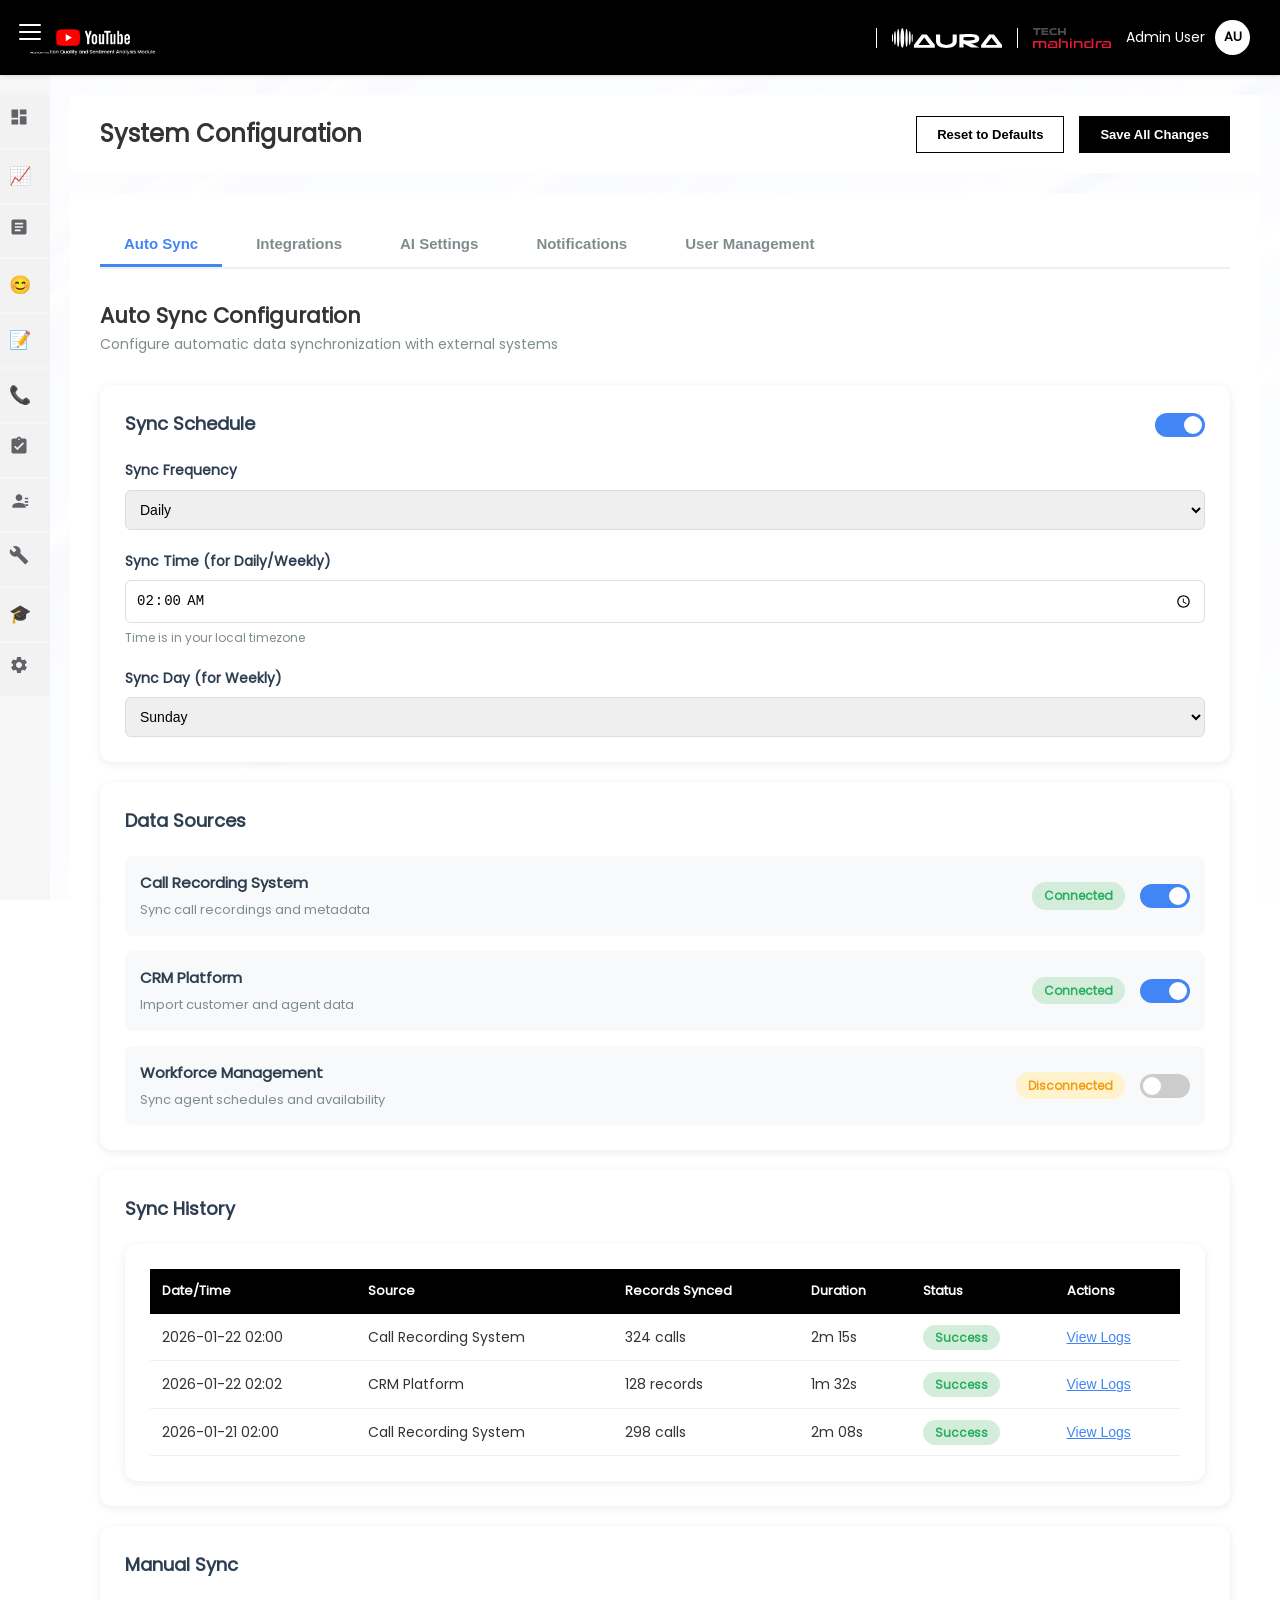
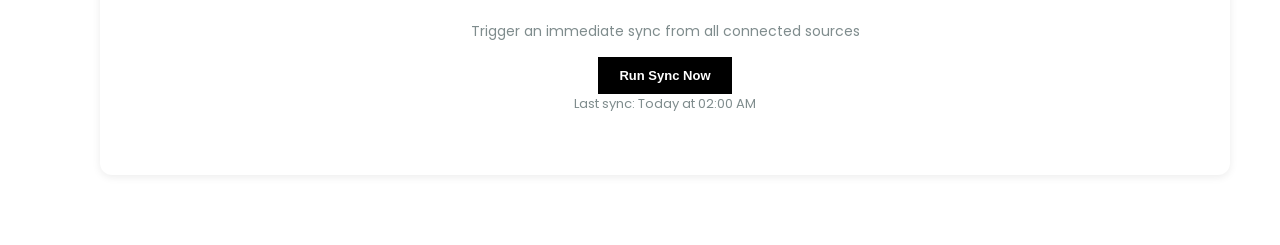
<file: configuration.html>
<!DOCTYPE html>
<html lang="en">
<head>
    <meta charset="UTF-8">
    <meta name="viewport" content="width=device-width, initial-scale=1.0">
    <title>Configuration - QA Analytics</title>
    <link rel="stylesheet" href="css/styles.css">
</head>
<body>
    <!-- Hamburger Menu Button -->
    <button class="hamburger-menu" onclick="toggleSidebar()" aria-label="Toggle Menu">
        <span></span>
        <span></span>
        <span></span>
    </button>

    <div class="container">
        <!-- Sidebar Navigation -->
        <aside class="sidebar" id="sidebar">
<nav class="nav-menu">
                <a href="index.html" class="nav-item" title="Dashboard">
                    <span class="icon">
                        <svg xmlns="http://www.w3.org/2000/svg" viewBox="0 0 24 24"><path fill="currentColor" d="M3 13h8V3H3v10zm0 8h8v-6H3v6zm10 0h8V11h-8v10zm0-18v6h8V3h-8z"/></svg>
                    </span>
                    <span>Dashboard</span>
                </a>
                <a href="dashboards.html" class="nav-item" title="Quality Dashboards">
                    <span class="icon">📈</span>
                    <span>Quality Dashboards</span>
                </a>
                <a href="qa-dashboard.html" class="nav-item" title="CSO Dashboard">
                    <span class="icon">
                        <svg xmlns="http://www.w3.org/2000/svg" viewBox="0 0 24 24"><path fill="currentColor" d="M19 3H5c-1.1 0-2 .9-2 2v14c0 1.1.9 2 2 2h14c1.1 0 2-.9 2-2V5c0-1.1-.9-2-2-2zm-5 14H7v-2h7v2zm3-4H7v-2h10v2zm0-4H7V7h10v2z"/></svg>
                    </span>
                    <span>QA Dashboard</span>
                </a>
                <a href="sentiment-analysis.html" class="nav-item" title="Sentiment Analysis">
                    <span class="icon">😊</span>
                    <span>Sentiment Analysis</span>
                </a>
                <a href="form-designer.html" class="nav-item" title="Form Designer">
                    <span class="icon">📝</span>
                    <span>Form Designer</span>
                </a>
                <a href="call-audit.html" class="nav-item" title="Call Audit">
                    <span class="icon">📞</span>
                    <span>Call Audit</span>
                </a>
                <a href="my-bin-qa.html" class="nav-item" title="My Bin QA">
                    <span class="icon">
                        <svg xmlns="http://www.w3.org/2000/svg" viewBox="0 0 24 24"><path fill="currentColor" d="M19 3h-4.18C14.4 1.84 13.3 1 12 1c-1.3 0-2.4.84-2.82 2H5c-1.1 0-2 .9-2 2v14c0 1.1.9 2 2 2h14c1.1 0 2-.9 2-2V5c0-1.1-.9-2-2-2zm-7 0c.55 0 1 .45 1 1s-.45 1-1 1-1-.45-1-1 .45-1 1-1zm-2 14l-4-4 1.41-1.41L10 14.17l6.59-6.59L18 9l-8 8z"/></svg>
                    </span>
                    <span>My Bin QA</span>
                </a>
                <a href="hitl-dashboard.html" class="nav-item" title="HITL Dashboard">
                    <span class="icon">
                        <svg xmlns="http://www.w3.org/2000/svg" viewBox="0 0 24 24"><path fill="currentColor" d="M12 12c2.21 0 4-1.79 4-4s-1.79-4-4-4-4 1.79-4 4 1.79 4 4 4zm0 2c-2.67 0-8 1.34-8 4v2h16v-2c0-2.66-5.33-4-8-4zm7-6h4v2h-4zm0 4h4v2h-4zm0 4h4v2h-4z"/></svg>
                    </span>
                    <span>HITL Dashboard</span>
                </a>
                <a href="ai-audit-config.html" class="nav-item" title="AI Audit Config">
                    <span class="icon">
                        <svg xmlns="http://www.w3.org/2000/svg" viewBox="0 0 24 24"><path fill="currentColor" d="M22.7 19l-9.1-9.1c.9-2.3.4-5-1.5-6.9-2-2-5-2.4-7.4-1.3L9 6 6 9 1.6 4.7C.4 7.1.9 10.1 2.9 12.1c1.9 1.9 4.6 2.4 6.9 1.5l9.1 9.1c.4.4 1 .4 1.4 0l2.3-2.3c.5-.4.5-1.1.1-1.4z"/></svg>
                    </span>
                    <span>AI Audit Config</span>
                </a>
                <a href="tni-module.html" class="nav-item" title="TNI Module">
                    <span class="icon">🎓</span>
                    <span>TNI Module</span>
                </a>
                <a href="configuration.html" class="nav-item" title="Configuration active">
                    <span class="icon">
                        <svg xmlns="http://www.w3.org/2000/svg" viewBox="0 0 24 24"><path fill="currentColor" d="M19.14 12.94c.04-.3.06-.61.06-.94 0-.32-.02-.64-.07-.94l2.03-1.58c.18-.14.23-.41.12-.61l-1.92-3.32c-.12-.22-.37-.29-.59-.22l-2.39.96c-.5-.38-1.03-.7-1.62-.94L14.4 2.81c-.04-.24-.24-.41-.48-.41h-3.84c-.24 0-.43.17-.47.41l-.36 2.54c-.59.24-1.13.57-1.62.94l-2.39-.96c-.22-.08-.47 0-.59.22L2.74 8.87c-.12.21-.08.47.12.61l2.03 1.58c-.05.3-.09.63-.09.94s.02.64.07.94l-2.03 1.58c-.18.14-.23.41-.12.61l1.92 3.32c.12.22.37.29.59.22l2.39-.96c.5.38 1.03.7 1.62.94l.36 2.54c.05.24.24.41.48.41h3.84c.24 0 .44-.17.47-.41l.36-2.54c.59-.24 1.13-.56 1.62-.94l2.39.96c.22.08.47 0 .59-.22l1.92-3.32c.12-.22.07-.47-.12-.61l-2.01-1.58zM12 15.6c-1.98 0-3.6-1.62-3.6-3.6s1.62-3.6 3.6-3.6 3.6 1.62 3.6 3.6-1.62 3.6-3.6 3.6z"/></svg>
                    </span>
                    <span>Configuration</span>
                </a>
            </nav>
        </aside>

        <!-- Main Content -->
        <main class="main-content">
            <header class="header">
                <div class="header-left">
                    <img src="images/logo-dark.png" alt="Logo" class="sys-logo">
                </div>
                <div class="header-right">
                    <img src="images/Aura_logo.svg" alt="Aura Logo" class="micro-logo">
                    <img src="images/techmlogo.svg" alt="Tech Logo" class="micro-logo">
                    <div class="user-profile">
                        <span>Admin User</span>
                        <div class="avatar">AU</div>
                    </div>
                </div>
            </header>

            <div class="page-header">
                <h1>System Configuration</h1>
                <div class="page-header-actions">
                    <button class="btn-secondary">Reset to Defaults</button>
                    <button class="btn-primary">Save All Changes</button>
                </div>
            </div>

            <div class="content">
                <!-- Configuration Tabs -->
                <div class="tabs">
                    <button class="tab-btn active" data-tab="sync">Auto Sync</button>
                    <button class="tab-btn" data-tab="integrations">Integrations</button>
                    <button class="tab-btn" data-tab="ai">AI Settings</button>
                    <button class="tab-btn" data-tab="notifications">Notifications</button>
                    <button class="tab-btn" data-tab="users">User Management</button>
                </div>

                <!-- Auto Sync Tab -->
                <div class="tab-content active" id="sync">
                    <div class="config-section">
                        <h2>Auto Sync Configuration</h2>
                        <p class="section-description">Configure automatic data synchronization with external systems</p>

                        <div class="config-card">
                            <div class="config-header">
                                <h3>Sync Schedule</h3>
                                <label class="toggle-switch">
                                    <input type="checkbox" checked>
                                    <span class="toggle-slider"></span>
                                </label>
                            </div>
                            <div class="config-form">
                                <div class="form-group">
                                    <label>Sync Frequency</label>
                                    <select class="form-control">
                                        <option>Real-time (Immediate)</option>
                                        <option>Every 15 minutes</option>
                                        <option>Every 30 minutes</option>
                                        <option>Hourly</option>
                                        <option selected>Daily</option>
                                        <option>Weekly</option>
                                    </select>
                                </div>
                                <div class="form-group">
                                    <label>Sync Time (for Daily/Weekly)</label>
                                    <input type="time" class="form-control" value="02:00">
                                    <small>Time is in your local timezone</small>
                                </div>
                                <div class="form-group">
                                    <label>Sync Day (for Weekly)</label>
                                    <select class="form-control">
                                        <option>Monday</option>
                                        <option>Tuesday</option>
                                        <option>Wednesday</option>
                                        <option>Thursday</option>
                                        <option>Friday</option>
                                        <option>Saturday</option>
                                        <option selected>Sunday</option>
                                    </select>
                                </div>
                            </div>
                        </div>

                        <div class="config-card">
                            <div class="config-header">
                                <h3>Data Sources</h3>
                            </div>
                            <div class="data-sources-list">
                                <div class="source-item">
                                    <div class="source-info">
                                        <h4>Call Recording System</h4>
                                        <p>Sync call recordings and metadata</p>
                                    </div>
                                    <div class="source-status">
                                        <span class="status-badge success">Connected</span>
                                        <label class="toggle-switch">
                                            <input type="checkbox" checked>
                                            <span class="toggle-slider"></span>
                                        </label>
                                    </div>
                                </div>
                                <div class="source-item">
                                    <div class="source-info">
                                        <h4>CRM Platform</h4>
                                        <p>Import customer and agent data</p>
                                    </div>
                                    <div class="source-status">
                                        <span class="status-badge success">Connected</span>
                                        <label class="toggle-switch">
                                            <input type="checkbox" checked>
                                            <span class="toggle-slider"></span>
                                        </label>
                                    </div>
                                </div>
                                <div class="source-item">
                                    <div class="source-info">
                                        <h4>Workforce Management</h4>
                                        <p>Sync agent schedules and availability</p>
                                    </div>
                                    <div class="source-status">
                                        <span class="status-badge warning">Disconnected</span>
                                        <label class="toggle-switch">
                                            <input type="checkbox">
                                            <span class="toggle-slider"></span>
                                        </label>
                                    </div>
                                </div>
                            </div>
                        </div>

                        <div class="config-card">
                            <div class="config-header">
                                <h3>Sync History</h3>
                            </div>
                            <div class="table-card">
                                <table class="data-table">
                                    <thead>
                                        <tr>
                                            <th>Date/Time</th>
                                            <th>Source</th>
                                            <th>Records Synced</th>
                                            <th>Duration</th>
                                            <th>Status</th>
                                            <th>Actions</th>
                                        </tr>
                                    </thead>
                                    <tbody>
                                        <tr>
                                            <td>2026-01-22 02:00</td>
                                            <td>Call Recording System</td>
                                            <td>324 calls</td>
                                            <td>2m 15s</td>
                                            <td><span class="status-badge success">Success</span></td>
                                            <td><button class="btn-link">View Logs</button></td>
                                        </tr>
                                        <tr>
                                            <td>2026-01-22 02:02</td>
                                            <td>CRM Platform</td>
                                            <td>128 records</td>
                                            <td>1m 32s</td>
                                            <td><span class="status-badge success">Success</span></td>
                                            <td><button class="btn-link">View Logs</button></td>
                                        </tr>
                                        <tr>
                                            <td>2026-01-21 02:00</td>
                                            <td>Call Recording System</td>
                                            <td>298 calls</td>
                                            <td>2m 08s</td>
                                            <td><span class="status-badge success">Success</span></td>
                                            <td><button class="btn-link">View Logs</button></td>
                                        </tr>
                                    </tbody>
                                </table>
                            </div>
                        </div>

                        <div class="config-card">
                            <div class="config-header">
                                <h3>Manual Sync</h3>
                            </div>
                            <div class="manual-sync-panel">
                                <p>Trigger an immediate sync from all connected sources</p>
                                <button class="btn-primary">Run Sync Now</button>
                                <p class="last-sync">Last sync: Today at 02:00 AM</p>
                            </div>
                        </div>
                    </div>
                </div>

                <!-- Integrations Tab -->
                <div class="tab-content" id="integrations">
                    <div class="config-section">
                        <h2>System Integrations</h2>
                        <p class="section-description">Manage connections with third-party systems</p>

                        <div class="integrations-grid">
                            <div class="integration-card">
                                <div class="integration-icon">
                                    <svg xmlns="http://www.w3.org/2000/svg" viewBox="0 0 24 24" width="48" height="48"><path d="M22.56 12.25c0-.78-.07-1.53-.2-2.25H12v4.26h5.92c-.26 1.37-1.04 2.53-2.21 3.31v2.77h3.57c2.08-1.92 3.28-4.74 3.28-8.09z" fill="#4285F4"/><path d="M12 23c2.97 0 5.46-.98 7.28-2.66l-3.57-2.77c-.98.66-2.23 1.06-3.71 1.06-2.86 0-5.29-1.93-6.16-4.53H2.18v2.84C3.99 20.53 7.7 23 12 23z" fill="#34A853"/><path d="M5.84 14.09c-.22-.66-.35-1.36-.35-2.09s.13-1.43.35-2.09V7.07H2.18C1.43 8.55 1 10.22 1 12s.43 3.45 1.18 4.93l2.85-2.22.81-.62z" fill="#FBBC05"/><path d="M12 5.38c1.62 0 3.06.56 4.21 1.64l3.15-3.15C17.45 2.09 14.97 1 12 1 7.7 1 3.99 3.47 2.18 7.07l3.66 2.84c.87-2.6 3.3-4.53 6.16-4.53z" fill="#EA4335"/></svg>
                                </div>
                                <h3>Google CCAI</h3>
                                <p>Contact Center AI integration for intelligent call handling and transcription</p>
                                <span class="status-badge success">Connected</span>
                                <button class="btn-secondary btn-block" onclick="openCCAIModal()">Configure</button>
                            </div>
                            <div class="integration-card">
                                <div class="integration-icon">☁️</div>
                                <h3>Cloud Storage</h3>
                                <p>Store call recordings and transcripts</p>
                                <span class="status-badge success">Connected</span>
                                <button class="btn-secondary btn-block">Configure</button>
                            </div>
                            <div class="integration-card">
                                <div class="integration-icon">📧</div>
                                <h3>Email Service</h3>
                                <p>Send reports and notifications</p>
                                <span class="status-badge success">Connected</span>
                                <button class="btn-secondary btn-block">Configure</button>
                            </div>
                            <div class="integration-card">
                                <div class="integration-icon">💬</div>
                                <h3>Slack</h3>
                                <p>Real-time alerts and notifications</p>
                                <span class="status-badge warning">Not Connected</span>
                                <button class="btn-primary btn-block">Connect</button>
                            </div>
                            <div class="integration-card">
                                <div class="integration-icon">📊</div>
                                <h3>Analytics Platform</h3>
                                <p>Export data for advanced analytics</p>
                                <span class="status-badge warning">Not Connected</span>
                                <button class="btn-primary btn-block">Connect</button>
                            </div>
                        </div>
                    </div>
                </div>

                <!-- AI Settings Tab -->
                <div class="tab-content" id="ai">
                    <div class="config-section">
                        <h2>AI & Automation Settings</h2>
                        <p class="section-description">Configure artificial intelligence and automation features</p>

                        <div class="config-card">
                            <div class="config-header">
                                <h3>AI Model Selection</h3>
                            </div>
                            <div class="config-form">
                                <div class="form-group">
                                    <label>Large Language Model (LLM)</label>
                                    <select class="form-control">
                                        <option>GPT-4 Turbo</option>
                                        <option selected>GPT-4</option>
                                        <option>GPT-3.5 Turbo</option>
                                        <option>Claude 3 Opus</option>
                                        <option>Claude 3 Sonnet</option>
                                        <option>Gemini Pro</option>
                                        <option>PaLM 2</option>
                                    </select>
                                    <small>Select the AI model for natural language processing and quality evaluation</small>
                                </div>
                                <div class="form-group">
                                    <label>Translation Model</label>
                                    <select class="form-control">
                                        <option selected>Google Cloud Translation API v3</option>
                                        <option>Azure Translator</option>
                                        <option>Amazon Translate</option>
                                        <option>DeepL Pro API</option>
                                    </select>
                                    <small>Choose translation service for multilingual support</small>
                                </div>
                                <div class="form-group">
                                    <label>Language Support</label>
                                    <select class="form-control" multiple size="8" style="height: auto;">
                                        <option selected>English</option>
                                        <option selected>Spanish</option>
                                        <option selected>French</option>
                                        <option selected>German</option>
                                        <option selected>Chinese (Simplified)</option>
                                        <option selected>Chinese (Traditional)</option>
                                        <option selected>Japanese</option>
                                        <option selected>Korean</option>
                                        <option>Arabic</option>
                                        <option>Portuguese</option>
                                        <option>Russian</option>
                                        <option>Italian</option>
                                        <option>Hindi</option>
                                        <option>Indonesian</option>
                                        <option>Polish</option>
                                    </select>
                                    <small>Hold Ctrl/Cmd to select multiple languages. Selected languages will be available for analysis and translation.</small>
                                </div>
                            </div>
                        </div>

                        <div class="config-card">
                            <div class="config-header">
                                <h3>AI Analysis</h3>
                                <label class="toggle-switch">
                                    <input type="checkbox" checked>
                                    <span class="toggle-slider"></span>
                                </label>
                            </div>
                            <div class="config-form">
                                <div class="form-group">
                                    <label class="checkbox-label">
                                        <input type="checkbox" checked>
                                        Auto-transcribe all calls
                                    </label>
                                </div>
                                <div class="form-group">
                                    <label class="checkbox-label">
                                        <input type="checkbox" checked>
                                        Automatic sentiment analysis
                                    </label>
                                </div>
                                <div class="form-group">
                                    <label class="checkbox-label">
                                        <input type="checkbox" checked>
                                        Emotional analysis
                                    </label>
                                </div>
                                <div class="form-group">
                                    <label class="checkbox-label">
                                        <input type="checkbox" checked>
                                        Quality score auto-calculation
                                    </label>
                                </div>
                                <div class="form-group">
                                    <label>AI Confidence Threshold</label>
                                    <input type="range" min="50" max="100" value="85" class="range-slider">
                                    <span class="range-value">85%</span>
                                    <small>Minimum confidence required for AI-generated scores</small>
                                </div>
                            </div>
                        </div>

                        <div class="config-card">
                            <div class="config-header">
                                <h3>Auto-flagging Rules</h3>
                            </div>
                            <div class="config-form">
                                <div class="form-group">
                                    <label class="checkbox-label">
                                        <input type="checkbox" checked>
                                        Flag calls with quality score below 70%
                                    </label>
                                </div>
                                <div class="form-group">
                                    <label class="checkbox-label">
                                        <input type="checkbox" checked>
                                        Flag calls with negative sentiment
                                    </label>
                                </div>
                                <div class="form-group">
                                    <label class="checkbox-label">
                                        <input type="checkbox" checked>
                                        Flag calls with compliance violations
                                    </label>
                                </div>
                                <div class="form-group">
                                    <label class="checkbox-label">
                                        <input type="checkbox">
                                        Flag calls exceeding 15 minutes
                                    </label>
                                </div>
                            </div>
                        </div>
                    </div>
                </div>

                <!-- Notifications Tab -->
                <div class="tab-content" id="notifications">
                    <div class="config-section">
                        <h2>Notification Settings</h2>
                        <p class="section-description">Manage email and in-app notifications</p>

                        <div class="config-card">
                            <div class="config-header">
                                <h3>Email Notifications</h3>
                                <label class="toggle-switch">
                                    <input type="checkbox" checked>
                                    <span class="toggle-slider"></span>
                                </label>
                            </div>
                            <div class="config-form">
                                <div class="form-group">
                                    <label class="checkbox-label">
                                        <input type="checkbox" checked>
                                        Daily quality summary
                                    </label>
                                </div>
                                <div class="form-group">
                                    <label class="checkbox-label">
                                        <input type="checkbox" checked>
                                        Weekly performance report
                                    </label>
                                </div>
                                <div class="form-group">
                                    <label class="checkbox-label">
                                        <input type="checkbox" checked>
                                        Flagged call alerts
                                    </label>
                                </div>
                                <div class="form-group">
                                    <label class="checkbox-label">
                                        <input type="checkbox">
                                        Training plan updates
                                    </label>
                                </div>
                            </div>
                        </div>

                        <div class="config-card">
                            <div class="config-header">
                                <h3>Alert Recipients</h3>
                            </div>
                            <div class="recipients-list">
                                <div class="recipient-item">
                                    <div class="recipient-info">
                                        <strong>admin@company.com</strong>
                                        <span class="role-badge">Admin</span>
                                    </div>
                                    <button class="btn-link">Remove</button>
                                </div>
                                <div class="recipient-item">
                                    <div class="recipient-info">
                                        <strong>qa-team@company.com</strong>
                                        <span class="role-badge">QA Team</span>
                                    </div>
                                    <button class="btn-link">Remove</button>
                                </div>
                                <div class="add-recipient">
                                    <input type="email" class="form-control" placeholder="Enter email address">
                                    <button class="btn-primary">Add Recipient</button>
                                </div>
                            </div>
                        </div>
                    </div>
                </div>

                <!-- User Management Tab -->
                <div class="tab-content" id="users">
                    <div class="config-section">
                        <h2>User Management</h2>
                        <p class="section-description">Manage system users and permissions</p>

                        <div class="table-card">
                            <div class="table-header">
                                <h3>Users</h3>
                                <button class="btn-primary">+ Add User</button>
                            </div>
                            <table class="data-table">
                                <thead>
                                    <tr>
                                        <th>Name</th>
                                        <th>Email</th>
                                        <th>Role</th>
                                        <th>Status</th>
                                        <th>Last Login</th>
                                        <th>Actions</th>
                                    </tr>
                                </thead>
                                <tbody>
                                    <tr>
                                        <td>Admin User</td>
                                        <td>admin@company.com</td>
                                        <td><span class="role-badge admin">Administrator</span></td>
                                        <td><span class="status-badge success">Active</span></td>
                                        <td>2026-01-22 10:30</td>
                                        <td>
                                            <button class="btn-link">Edit</button>
                                            <button class="btn-link">Disable</button>
                                        </td>
                                    </tr>
                                    <tr>
                                        <td>QA Manager</td>
                                        <td>qa-manager@company.com</td>
                                        <td><span class="role-badge manager">Manager</span></td>
                                        <td><span class="status-badge success">Active</span></td>
                                        <td>2026-01-22 09:15</td>
                                        <td>
                                            <button class="btn-link">Edit</button>
                                            <button class="btn-link">Disable</button>
                                        </td>
                                    </tr>
                                    <tr>
                                        <td>QA Analyst</td>
                                        <td>qa-analyst@company.com</td>
                                        <td><span class="role-badge analyst">Analyst</span></td>
                                        <td><span class="status-badge success">Active</span></td>
                                        <td>2026-01-22 08:45</td>
                                        <td>
                                            <button class="btn-link">Edit</button>
                                            <button class="btn-link">Disable</button>
                                        </td>
                                    </tr>
                                </tbody>
                            </table>
                        </div>
                    </div>
                </div>
            </div>
        </main>
    </div>

    <!-- Google CCAI Configuration Modal -->
    <div id="ccaiModal" class="modal">
        <div class="modal-content" style="max-width: 600px;">
            <div class="modal-header">
                <h2>Google CCAI Integration Configuration</h2>
                <button class="modal-close" onclick="closeCCAIModal()">&times;</button>
            </div>
            <div class="modal-body">
                <div class="config-form">
                    <div class="form-group">
                        <label>Project ID</label>
                        <input type="text" class="form-control" placeholder="your-gcp-project-id" value="qa-analytics-prod">
                    </div>
                    <div class="form-group">
                        <label>Location</label>
                        <select class="form-control">
                            <option>global</option>
                            <option selected>us-central1</option>
                            <option>us-east1</option>
                            <option>europe-west1</option>
                            <option>asia-northeast1</option>
                        </select>
                    </div>
                    <div class="form-group">
                        <label>API Key</label>
                        <input type="password" class="form-control" placeholder="AIzaSy..." value="">
                    </div>
                    <div class="form-group">
                        <label>Service Account JSON</label>
                        <textarea class="form-control" rows="6" placeholder='{"type": "service_account", "project_id": "..."}'></textarea>
                        <small>Upload or paste your Google Cloud service account credentials</small>
                    </div>
                    <div class="form-group">
                        <label>CCAI Agent ID</label>
                        <input type="text" class="form-control" placeholder="projects/.../agents/..." value="projects/qa-analytics-prod/locations/us-central1/agents/12345">
                    </div>
                    <div class="form-group">
                        <label class="checkbox-label">
                            <input type="checkbox" checked>
                            Enable Real-time Transcription
                        </label>
                    </div>
                    <div class="form-group">
                        <label class="checkbox-label">
                            <input type="checkbox" checked>
                            Enable Sentiment Analysis
                        </label>
                    </div>
                    <div class="form-group">
                        <label class="checkbox-label">
                            <input type="checkbox" checked>
                            Enable Intent Detection
                        </label>
                    </div>
                </div>
            </div>
            <div class="modal-footer">
                <button class="btn-secondary" onclick="closeCCAIModal()">Cancel</button>
                <button class="btn-primary" onclick="testCCAIConnection()">Test Connection</button>
                <button class="btn-primary" onclick="saveCCAIConfig()">Save Configuration</button>
            </div>
        </div>
    </div>

    <script src="js/app.js"></script>


    <script>


        function toggleSidebar() {


            const sidebar = document.getElementById('sidebar');


            const hamburger = document.querySelector('.hamburger-menu');


            sidebar.classList.toggle('expanded');


            hamburger.classList.toggle('active');


        }

        // Google CCAI Modal Functions
        function openCCAIModal() {
            document.getElementById('ccaiModal').style.display = 'flex';
        }

        function closeCCAIModal() {
            document.getElementById('ccaiModal').style.display = 'none';
        }

        function testCCAIConnection() {
            alert('Testing Google CCAI connection...\n\nConnection Status: Success ✓\nAPI Version: v3\nLatency: 45ms');
        }

        function saveCCAIConfig() {
            alert('Google CCAI configuration saved successfully!');
            closeCCAIModal();
        }

        // Close modal when clicking outside
        window.onclick = function(event) {
            const modal = document.getElementById('ccaiModal');
            if (event.target == modal) {
                closeCCAIModal();
            }
        }


    </script>
</body>
</html>
</file>
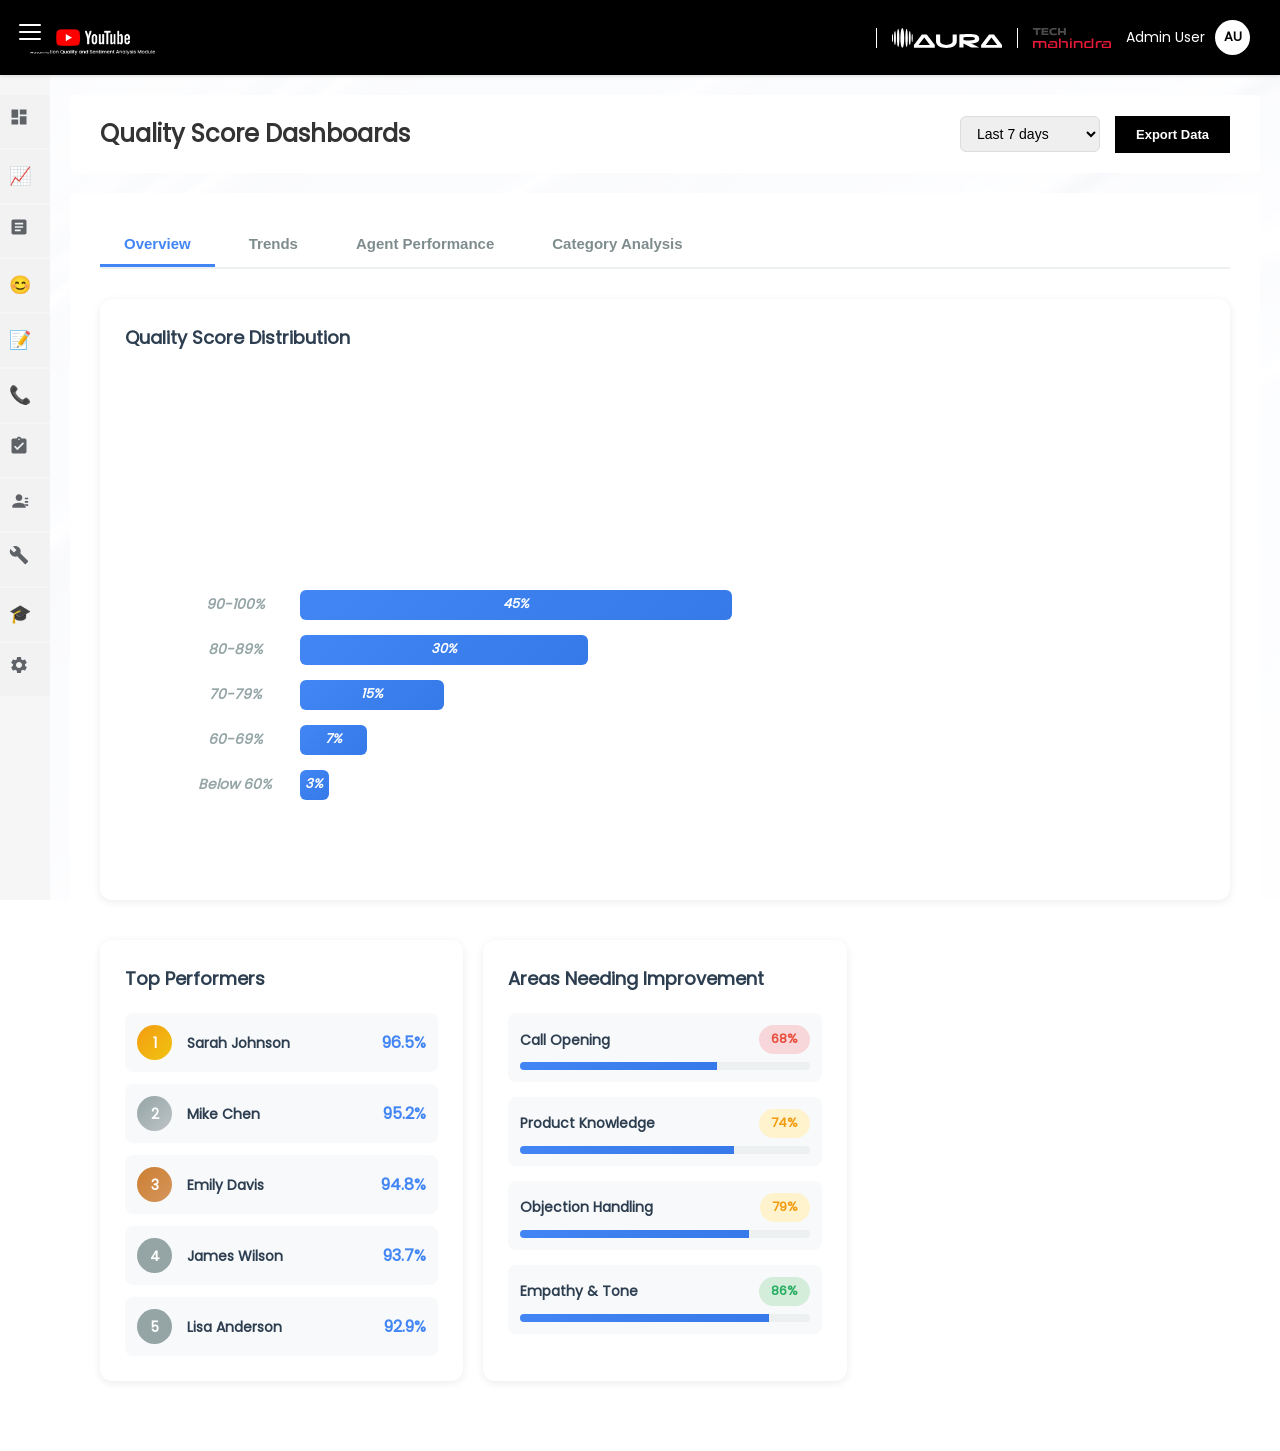
<file: dashboards.html>
<!DOCTYPE html>
<html lang="en">
<head>
    <meta charset="UTF-8">
    <meta name="viewport" content="width=device-width, initial-scale=1.0">
    <title>Quality Dashboards - QA Analytics</title>
    <link rel="stylesheet" href="css/styles.css">
</head>
<body>
    <!-- Hamburger Menu Button -->
    <button class="hamburger-menu" onclick="toggleSidebar()" aria-label="Toggle Menu">
        <span></span>
        <span></span>
        <span></span>
    </button>

    <div class="container">
        <!-- Sidebar Navigation -->
        <aside class="sidebar" id="sidebar">
<nav class="nav-menu">
                <a href="index.html" class="nav-item" title="Dashboard">
                    <span class="icon">
                        <svg xmlns="http://www.w3.org/2000/svg" viewBox="0 0 24 24"><path fill="currentColor" d="M3 13h8V3H3v10zm0 8h8v-6H3v6zm10 0h8V11h-8v10zm0-18v6h8V3h-8z"/></svg>
                    </span>
                    <span>Dashboard</span>
                </a>
                <a href="dashboards.html" class="nav-item" title="Quality Dashboards active">
                    <span class="icon">📈</span>
                    <span>Quality Dashboards</span>
                </a>
                <a href="qa-dashboard.html" class="nav-item" title="CSO Dashboard">
                    <span class="icon">
                        <svg xmlns="http://www.w3.org/2000/svg" viewBox="0 0 24 24"><path fill="currentColor" d="M19 3H5c-1.1 0-2 .9-2 2v14c0 1.1.9 2 2 2h14c1.1 0 2-.9 2-2V5c0-1.1-.9-2-2-2zm-5 14H7v-2h7v2zm3-4H7v-2h10v2zm0-4H7V7h10v2z"/></svg>
                    </span>
                    <span>QA Dashboard</span>
                </a>
                <a href="sentiment-analysis.html" class="nav-item" title="Sentiment Analysis">
                    <span class="icon">😊</span>
                    <span>Sentiment Analysis</span>
                </a>
                <a href="form-designer.html" class="nav-item" title="Form Designer">
                    <span class="icon">📝</span>
                    <span>Form Designer</span>
                </a>
                <a href="call-audit.html" class="nav-item" title="Call Audit">
                    <span class="icon">📞</span>
                    <span>Call Audit</span>
                </a>
                <a href="my-bin-qa.html" class="nav-item" title="My Bin QA">
                    <span class="icon">
                        <svg xmlns="http://www.w3.org/2000/svg" viewBox="0 0 24 24"><path fill="currentColor" d="M19 3h-4.18C14.4 1.84 13.3 1 12 1c-1.3 0-2.4.84-2.82 2H5c-1.1 0-2 .9-2 2v14c0 1.1.9 2 2 2h14c1.1 0 2-.9 2-2V5c0-1.1-.9-2-2-2zm-7 0c.55 0 1 .45 1 1s-.45 1-1 1-1-.45-1-1 .45-1 1-1zm-2 14l-4-4 1.41-1.41L10 14.17l6.59-6.59L18 9l-8 8z"/></svg>
                    </span>
                    <span>My Bin QA</span>
                </a>
                <a href="hitl-dashboard.html" class="nav-item" title="HITL Dashboard">
                    <span class="icon">
                        <svg xmlns="http://www.w3.org/2000/svg" viewBox="0 0 24 24"><path fill="currentColor" d="M12 12c2.21 0 4-1.79 4-4s-1.79-4-4-4-4 1.79-4 4 1.79 4 4 4zm0 2c-2.67 0-8 1.34-8 4v2h16v-2c0-2.66-5.33-4-8-4zm7-6h4v2h-4zm0 4h4v2h-4zm0 4h4v2h-4z"/></svg>
                    </span>
                    <span>HITL Dashboard</span>
                </a>
                <a href="ai-audit-config.html" class="nav-item" title="AI Audit Config">
                    <span class="icon">
                        <svg xmlns="http://www.w3.org/2000/svg" viewBox="0 0 24 24"><path fill="currentColor" d="M22.7 19l-9.1-9.1c.9-2.3.4-5-1.5-6.9-2-2-5-2.4-7.4-1.3L9 6 6 9 1.6 4.7C.4 7.1.9 10.1 2.9 12.1c1.9 1.9 4.6 2.4 6.9 1.5l9.1 9.1c.4.4 1 .4 1.4 0l2.3-2.3c.5-.4.5-1.1.1-1.4z"/></svg>
                    </span>
                    <span>AI Audit Config</span>
                </a>
                <a href="tni-module.html" class="nav-item" title="TNI Module">
                    <span class="icon">🎓</span>
                    <span>TNI Module</span>
                </a>
                <a href="configuration.html" class="nav-item" title="Configuration">
                    <span class="icon">
                        <svg xmlns="http://www.w3.org/2000/svg" viewBox="0 0 24 24"><path fill="currentColor" d="M19.14 12.94c.04-.3.06-.61.06-.94 0-.32-.02-.64-.07-.94l2.03-1.58c.18-.14.23-.41.12-.61l-1.92-3.32c-.12-.22-.37-.29-.59-.22l-2.39.96c-.5-.38-1.03-.7-1.62-.94L14.4 2.81c-.04-.24-.24-.41-.48-.41h-3.84c-.24 0-.43.17-.47.41l-.36 2.54c-.59.24-1.13.57-1.62.94l-2.39-.96c-.22-.08-.47 0-.59.22L2.74 8.87c-.12.21-.08.47.12.61l2.03 1.58c-.05.3-.09.63-.09.94s.02.64.07.94l-2.03 1.58c-.18.14-.23.41-.12.61l1.92 3.32c.12.22.37.29.59.22l2.39-.96c.5.38 1.03.7 1.62.94l.36 2.54c.05.24.24.41.48.41h3.84c.24 0 .44-.17.47-.41l.36-2.54c.59-.24 1.13-.56 1.62-.94l2.39.96c.22.08.47 0 .59-.22l1.92-3.32c.12-.22.07-.47-.12-.61l-2.01-1.58zM12 15.6c-1.98 0-3.6-1.62-3.6-3.6s1.62-3.6 3.6-3.6 3.6 1.62 3.6 3.6-1.62 3.6-3.6 3.6z"/></svg>
                    </span>
                    <span>Configuration</span>
                </a>
            </nav>
        </aside>

        <!-- Main Content -->
        <main class="main-content">
            <header class="header">
                <div class="header-left">
                    <img src="images/logo-dark.png" alt="Logo" class="sys-logo">
                </div>
                <div class="header-right">
                    <img src="images/Aura_logo.svg" alt="Aura Logo" class="micro-logo">
                    <img src="images/techmlogo.svg" alt="Tech Logo" class="micro-logo">
                    <div class="user-profile">
                        <span>Admin User</span>
                        <div class="avatar">AU</div>
                    </div>
                </div>
            </header>

            <div class="page-header">
                <h1>Quality Score Dashboards</h1>
                <div class="page-header-actions">
                    <select class="filter-select">
                        <option>Last 7 days</option>
                        <option>Last 30 days</option>
                        <option>Last 90 days</option>
                        <option>Custom Range</option>
                    </select>
                    <button class="btn-primary">Export Data</button>
                </div>
            </div>

            <div class="content">
                <!-- Dashboard Tabs -->
                <div class="tabs">
                    <button class="tab-btn active" data-tab="overview">Overview</button>
                    <button class="tab-btn" data-tab="trends">Trends</button>
                    <button class="tab-btn" data-tab="agents">Agent Performance</button>
                    <button class="tab-btn" data-tab="categories">Category Analysis</button>
                </div>

                <!-- Overview Tab -->
                <div class="tab-content active" id="overview">
                    <div class="dashboard-grid">
                        <!-- Quality Score Distribution -->
                        <div class="chart-card full-width">
                            <h3>Quality Score Distribution</h3>
                            <div class="chart-placeholder">
                                <canvas id="scoreDistribution"></canvas>
                                <div class="chart-info">
                                    <div class="score-range">
                                        <span class="range-label">90-100%</span>
                                        <div class="range-bar" style="width: 45%">45%</div>
                                    </div>
                                    <div class="score-range">
                                        <span class="range-label">80-89%</span>
                                        <div class="range-bar" style="width: 30%">30%</div>
                                    </div>
                                    <div class="score-range">
                                        <span class="range-label">70-79%</span>
                                        <div class="range-bar" style="width: 15%">15%</div>
                                    </div>
                                    <div class="score-range">
                                        <span class="range-label">60-69%</span>
                                        <div class="range-bar" style="width: 7%">7%</div>
                                    </div>
                                    <div class="score-range">
                                        <span class="range-label">Below 60%</span>
                                        <div class="range-bar" style="width: 3%">3%</div>
                                    </div>
                                </div>
                            </div>
                        </div>

                        <!-- Top Performers -->
                        <div class="chart-card">
                            <h3>Top Performers</h3>
                            <div class="leaderboard">
                                <div class="leader-item">
                                    <span class="rank gold">1</span>
                                    <span class="agent-name">Sarah Johnson</span>
                                    <span class="score">96.5%</span>
                                </div>
                                <div class="leader-item">
                                    <span class="rank silver">2</span>
                                    <span class="agent-name">Mike Chen</span>
                                    <span class="score">95.2%</span>
                                </div>
                                <div class="leader-item">
                                    <span class="rank bronze">3</span>
                                    <span class="agent-name">Emily Davis</span>
                                    <span class="score">94.8%</span>
                                </div>
                                <div class="leader-item">
                                    <span class="rank">4</span>
                                    <span class="agent-name">James Wilson</span>
                                    <span class="score">93.7%</span>
                                </div>
                                <div class="leader-item">
                                    <span class="rank">5</span>
                                    <span class="agent-name">Lisa Anderson</span>
                                    <span class="score">92.9%</span>
                                </div>
                            </div>
                        </div>

                        <!-- Areas Needing Improvement -->
                        <div class="chart-card">
                            <h3>Areas Needing Improvement</h3>
                            <div class="improvement-list">
                                <div class="improvement-item">
                                    <div class="improvement-header">
                                        <span class="category">Call Opening</span>
                                        <span class="score-badge low">68%</span>
                                    </div>
                                    <div class="improvement-bar">
                                        <div class="progress" style="width: 68%"></div>
                                    </div>
                                </div>
                                <div class="improvement-item">
                                    <div class="improvement-header">
                                        <span class="category">Product Knowledge</span>
                                        <span class="score-badge medium">74%</span>
                                    </div>
                                    <div class="improvement-bar">
                                        <div class="progress" style="width: 74%"></div>
                                    </div>
                                </div>
                                <div class="improvement-item">
                                    <div class="improvement-header">
                                        <span class="category">Objection Handling</span>
                                        <span class="score-badge medium">79%</span>
                                    </div>
                                    <div class="improvement-bar">
                                        <div class="progress" style="width: 79%"></div>
                                    </div>
                                </div>
                                <div class="improvement-item">
                                    <div class="improvement-header">
                                        <span class="category">Empathy & Tone</span>
                                        <span class="score-badge high">86%</span>
                                    </div>
                                    <div class="improvement-bar">
                                        <div class="progress" style="width: 86%"></div>
                                    </div>
                                </div>
                            </div>
                        </div>
                    </div>
                </div>

                <!-- Trends Tab -->
                <div class="tab-content" id="trends">
                    <div class="chart-card full-width">
                        <h3>Quality Score Trends (Last 90 Days)</h3>
                        <div class="chart-placeholder">
                            <div class="trend-chart">
                                <div class="chart-legend">
                                    <span class="legend-item"><span class="dot blue"></span> Overall Score</span>
                                    <span class="legend-item"><span class="dot green"></span> Target</span>
                                </div>
                                <div class="chart-info">Line chart showing quality trends over time would be rendered here</div>
                            </div>
                        </div>
                    </div>
                </div>

                <!-- Agents Tab -->
                <div class="tab-content" id="agents">
                    <div class="table-card">
                        <h3>Agent Performance Details</h3>
                        <table class="data-table">
                            <thead>
                                <tr>
                                    <th>Agent Name</th>
                                    <th>Calls Handled</th>
                                    <th>Avg Quality Score</th>
                                    <th>Compliance</th>
                                    <th>Customer Satisfaction</th>
                                    <th>Status</th>
                                </tr>
                            </thead>
                            <tbody>
                                <tr>
                                    <td>Sarah Johnson</td>
                                    <td>324</td>
                                    <td><span class="score-badge high">96.5%</span></td>
                                    <td>100%</td>
                                    <td>4.8/5.0</td>
                                    <td><span class="status-badge success">Excellent</span></td>
                                </tr>
                                <tr>
                                    <td>Mike Chen</td>
                                    <td>298</td>
                                    <td><span class="score-badge high">95.2%</span></td>
                                    <td>98%</td>
                                    <td>4.7/5.0</td>
                                    <td><span class="status-badge success">Excellent</span></td>
                                </tr>
                                <tr>
                                    <td>Emily Davis</td>
                                    <td>312</td>
                                    <td><span class="score-badge high">94.8%</span></td>
                                    <td>97%</td>
                                    <td>4.6/5.0</td>
                                    <td><span class="status-badge success">Excellent</span></td>
                                </tr>
                                <tr>
                                    <td>James Wilson</td>
                                    <td>276</td>
                                    <td><span class="score-badge high">93.7%</span></td>
                                    <td>95%</td>
                                    <td>4.5/5.0</td>
                                    <td><span class="status-badge success">Good</span></td>
                                </tr>
                                <tr>
                                    <td>Lisa Anderson</td>
                                    <td>289</td>
                                    <td><span class="score-badge high">92.9%</span></td>
                                    <td>94%</td>
                                    <td>4.4/5.0</td>
                                    <td><span class="status-badge success">Good</span></td>
                                </tr>
                            </tbody>
                        </table>
                    </div>
                </div>

                <!-- Categories Tab -->
                <div class="tab-content" id="categories">
                    <div class="dashboard-grid">
                        <div class="chart-card">
                            <h3>Communication Skills</h3>
                            <div class="category-score">
                                <div class="score-circle">88%</div>
                                <ul class="subcategories">
                                    <li>Active Listening: 92%</li>
                                    <li>Clear Communication: 87%</li>
                                    <li>Professional Tone: 85%</li>
                                </ul>
                            </div>
                        </div>
                        <div class="chart-card">
                            <h3>Problem Resolution</h3>
                            <div class="category-score">
                                <div class="score-circle">85%</div>
                                <ul class="subcategories">
                                    <li>First Call Resolution: 82%</li>
                                    <li>Solution Quality: 88%</li>
                                    <li>Follow-up: 85%</li>
                                </ul>
                            </div>
                        </div>
                        <div class="chart-card">
                            <h3>Compliance</h3>
                            <div class="category-score">
                                <div class="score-circle">94%</div>
                                <ul class="subcategories">
                                    <li>Script Adherence: 95%</li>
                                    <li>Data Privacy: 98%</li>
                                    <li>Documentation: 89%</li>
                                </ul>
                            </div>
                        </div>
                        <div class="chart-card">
                            <h3>Customer Experience</h3>
                            <div class="category-score">
                                <div class="score-circle">87%</div>
                                <ul class="subcategories">
                                    <li>Empathy: 90%</li>
                                    <li>Professionalism: 88%</li>
                                    <li>Rapport Building: 83%</li>
                                </ul>
                            </div>
                        </div>
                    </div>
                </div>
            </div>
        </main>
    </div>

    <script src="js/app.js"></script>

    <script>

        function toggleSidebar() {

            const sidebar = document.getElementById('sidebar');

            const hamburger = document.querySelector('.hamburger-menu');

            sidebar.classList.toggle('expanded');

            hamburger.classList.toggle('active');

        }

    </script>
</body>
</html>
</file>
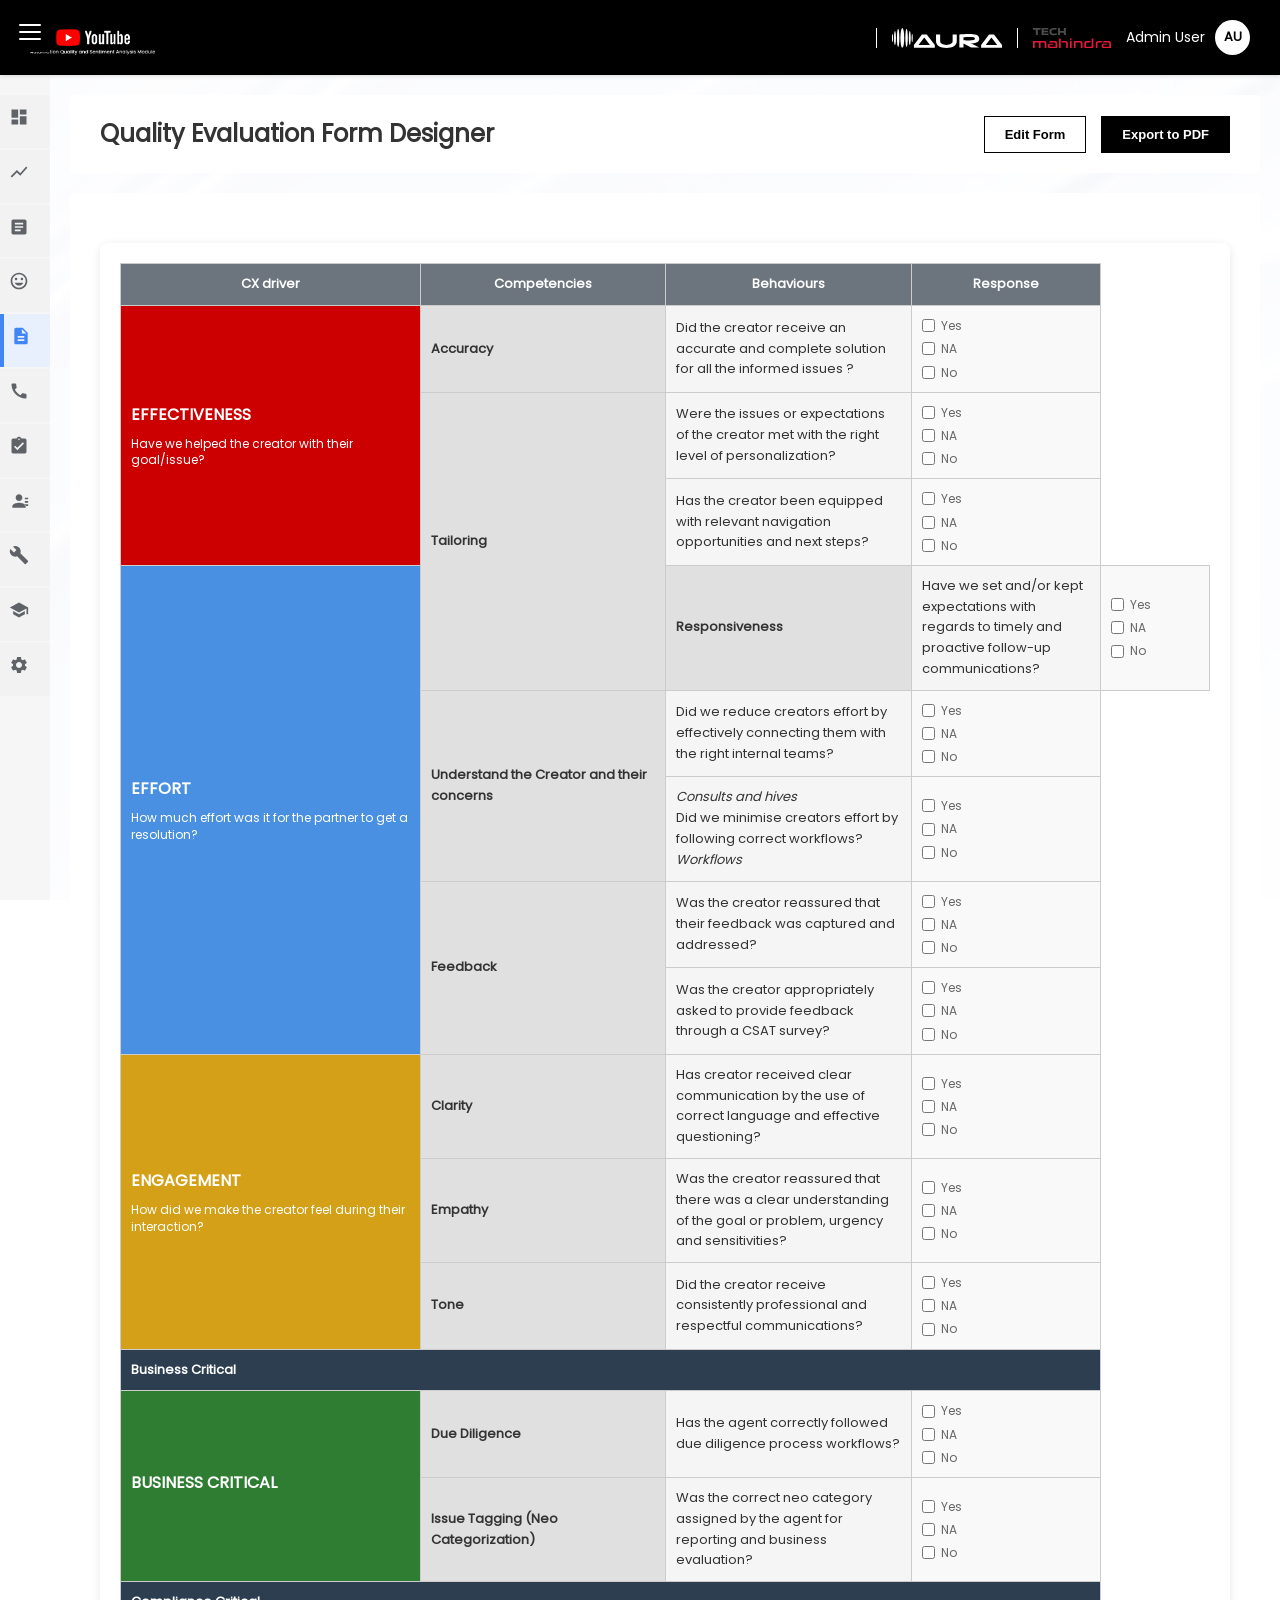
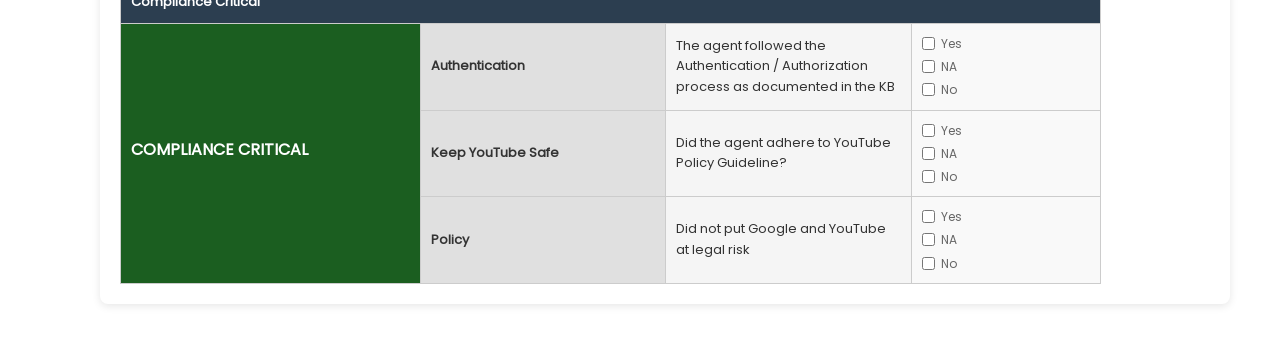
<file: form-designer.html>
<!DOCTYPE html>
<html lang="en">
<head>
    <meta charset="UTF-8">
    <meta name="viewport" content="width=device-width, initial-scale=1.0">
    <title>Form Designer - QA Analytics</title>
    <link rel="stylesheet" href="css/styles.css">
    <style>
        /* Form Designer Specific Styles */
        .evaluation-form-container {
            background: white;
            border-radius: 8px;
            padding: 20px;
            margin-top: 20px;
            box-shadow: 0 2px 8px rgba(0, 0, 0, 0.1);
            overflow-x: auto;
        }

        .evaluation-table {
            width: 100%;
            border-collapse: collapse;
            font-size: 13px;
        }

        .evaluation-table th,
        .evaluation-table td {
            border: 1px solid #ccc;
            padding: 10px;
            text-align: left;
            vertical-align: middle;
        }

        /* Header Row */
        .evaluation-table thead th {
            background-color: #6c757d;
            color: white;
            font-weight: bold;
            text-align: center;
        }

        /* CX Driver Column */
        .cx-driver-cell {
            width: 220px;
            color: white;
            font-weight: bold;
            padding: 20px;
            text-align: center;
            vertical-align: middle;
        }

        .cx-driver-cell.effectiveness {
            background-color: #CC0000;
        }

        .cx-driver-cell.effort {
            background-color: #4A90E2;
        }

        .cx-driver-cell.engagement {
            background-color: #D4A017;
        }

        .cx-driver-cell.business-critical {
            background-color: #2E7D32;
        }

        .cx-driver-cell.compliance-critical {
            background-color: #1B5E20;
        }

        .cx-driver-title {
            font-size: 16px;
            margin-bottom: 8px;
            text-transform: uppercase;
        }

        .cx-driver-description {
            font-size: 12px;
            font-weight: normal;
            line-height: 1.4;
        }

        /* Competencies Column */
        .competency-cell {
            background-color: #e0e0e0;
            width: 180px;
            font-weight: bold;
            text-align: center;
        }

        /* Behaviours Column */
        .behaviour-cell {
            background-color: #f5f5f5;
            padding: 12px;
        }

        /* Checkboxes Column */
        .checkbox-cell {
            width: 80px;
            background-color: #f9f9f9;
            text-align: center;
        }

        .checkbox-group {
            display: flex;
            flex-direction: column;
            gap: 4px;
            align-items: flex-start;
        }

        .checkbox-label {
            display: flex;
            align-items: center;
            gap: 6px;
            font-size: 12px;
            color: #666;
        }

        .checkbox-label input[type="checkbox"] {
            margin: 0;
        }

        /* Section Headers */
        .section-header-row {
            background-color: #2c3e50;
            color: white;
            font-weight: bold;
            text-align: center;
        }

        /* Responsive */
        @media (max-width: 1200px) {
            .evaluation-form-container {
                overflow-x: scroll;
            }
        }
    </style>
</head>
<body>
    <!-- Hamburger Menu Button -->
    <button class="hamburger-menu" onclick="toggleSidebar()" aria-label="Toggle Menu">
        <span></span>
        <span></span>
        <span></span>
    </button>

    <div class="container">
        <!-- Sidebar Navigation -->
        <aside class="sidebar" id="sidebar">
            <nav class="nav-menu">
                <a href="index.html" class="nav-item" title="Dashboard">
                    <span class="icon">
                        <svg xmlns="http://www.w3.org/2000/svg" viewBox="0 0 24 24"><path fill="currentColor" d="M3 13h8V3H3v10zm0 8h8v-6H3v6zm10 0h8V11h-8v10zm0-18v6h8V3h-8z"/></svg>
                    </span>
                    <span>Dashboard</span>
                </a>
                <a href="dashboards.html" class="nav-item" title="Quality Dashboards">
                    <span class="icon">
                        <svg xmlns="http://www.w3.org/2000/svg" viewBox="0 0 24 24"><path fill="currentColor" d="M3.5 18.49l6-6.01 4 4L22 6.92l-1.41-1.41-7.09 7.97-4-4L2 16.99z"/></svg>
                    </span>
                    <span>Quality Dashboards</span>
                </a>
                <a href="qa-dashboard.html" class="nav-item" title="CSO Dashboard">
                    <span class="icon">
                        <svg xmlns="http://www.w3.org/2000/svg" viewBox="0 0 24 24"><path fill="currentColor" d="M19 3H5c-1.1 0-2 .9-2 2v14c0 1.1.9 2 2 2h14c1.1 0 2-.9 2-2V5c0-1.1-.9-2-2-2zm-5 14H7v-2h7v2zm3-4H7v-2h10v2zm0-4H7V7h10v2z"/></svg>
                    </span>
                    <span>QA Dashboard</span>
                </a>
                <a href="sentiment-analysis.html" class="nav-item" title="Sentiment Analysis">
                    <span class="icon">
                        <svg xmlns="http://www.w3.org/2000/svg" viewBox="0 0 24 24"><path fill="currentColor" d="M11.99 2C6.47 2 2 6.48 2 12s4.47 10 9.99 10C17.52 22 22 17.52 22 12S17.52 2 11.99 2zM12 20c-4.42 0-8-3.58-8-8s3.58-8 8-8 8 3.58 8 8-3.58 8-8 8zm3.5-9c.83 0 1.5-.67 1.5-1.5S16.33 8 15.5 8 14 8.67 14 9.5s.67 1.5 1.5 1.5zm-7 0c.83 0 1.5-.67 1.5-1.5S9.33 8 8.5 8 7 8.67 7 9.5 7.67 11 8.5 11zm3.5 6.5c2.33 0 4.31-1.46 5.11-3.5H6.89c.8 2.04 2.78 3.5 5.11 3.5z"/></svg>
                    </span>
                    <span>Sentiment Analysis</span>
                </a>
                <a href="form-designer.html" class="nav-item active" title="Form Designer">
                    <span class="icon">
                        <svg xmlns="http://www.w3.org/2000/svg" viewBox="0 0 24 24"><path fill="currentColor" d="M14 2H6c-1.1 0-1.99.9-1.99 2L4 20c0 1.1.89 2 1.99 2H18c1.1 0 2-.9 2-2V8l-6-6zm2 16H8v-2h8v2zm0-4H8v-2h8v2zm-3-5V3.5L18.5 9H13z"/></svg>
                    </span>
                    <span>Form Designer</span>
                </a>
                <a href="call-audit.html" class="nav-item" title="Call Audit">
                    <span class="icon">
                        <svg xmlns="http://www.w3.org/2000/svg" viewBox="0 0 24 24"><path fill="currentColor" d="M20.01 15.38c-1.23 0-2.42-.2-3.53-.56-.35-.12-.74-.03-1.01.24l-1.57 1.97c-2.83-1.35-5.48-3.9-6.89-6.83l1.95-1.66c.27-.28.35-.67.24-1.02-.37-1.11-.56-2.3-.56-3.53 0-.54-.45-.99-.99-.99H4.19C3.65 3 3 3.24 3 3.99 3 13.28 10.73 21 20.01 21c.71 0 .99-.63.99-1.18v-3.45c0-.54-.45-.99-.99-.99z"/></svg>
                    </span>
                    <span>Call Audit</span>
                </a>
                <a href="my-bin-qa.html" class="nav-item" title="My Bin QA">
                    <span class="icon">
                        <svg xmlns="http://www.w3.org/2000/svg" viewBox="0 0 24 24"><path fill="currentColor" d="M19 3h-4.18C14.4 1.84 13.3 1 12 1c-1.3 0-2.4.84-2.82 2H5c-1.1 0-2 .9-2 2v14c0 1.1.9 2 2 2h14c1.1 0 2-.9 2-2V5c0-1.1-.9-2-2-2zm-7 0c.55 0 1 .45 1 1s-.45 1-1 1-1-.45-1-1 .45-1 1-1zm-2 14l-4-4 1.41-1.41L10 14.17l6.59-6.59L18 9l-8 8z"/></svg>
                    </span>
                    <span>My Bin QA</span>
                </a>
                <a href="hitl-dashboard.html" class="nav-item" title="HITL Dashboard">
                    <span class="icon">
                        <svg xmlns="http://www.w3.org/2000/svg" viewBox="0 0 24 24"><path fill="currentColor" d="M12 12c2.21 0 4-1.79 4-4s-1.79-4-4-4-4 1.79-4 4 1.79 4 4 4zm0 2c-2.67 0-8 1.34-8 4v2h16v-2c0-2.66-5.33-4-8-4zm7-6h4v2h-4zm0 4h4v2h-4zm0 4h4v2h-4z"/></svg>
                    </span>
                    <span>HITL Dashboard</span>
                </a>
                <a href="ai-audit-config.html" class="nav-item" title="AI Audit Config">
                    <span class="icon">
                        <svg xmlns="http://www.w3.org/2000/svg" viewBox="0 0 24 24"><path fill="currentColor" d="M22.7 19l-9.1-9.1c.9-2.3.4-5-1.5-6.9-2-2-5-2.4-7.4-1.3L9 6 6 9 1.6 4.7C.4 7.1.9 10.1 2.9 12.1c1.9 1.9 4.6 2.4 6.9 1.5l9.1 9.1c.4.4 1 .4 1.4 0l2.3-2.3c.5-.4.5-1.1.1-1.4z"/></svg>
                    </span>
                    <span>AI Audit Config</span>
                </a>
                <a href="tni-module.html" class="nav-item" title="TNI Module">
                    <span class="icon">
                        <svg xmlns="http://www.w3.org/2000/svg" viewBox="0 0 24 24"><path fill="currentColor" d="M5 13.18v4L12 21l7-3.82v-4L12 17l-7-3.82zM12 3L1 9l11 6 9-4.91V17h2V9L12 3z"/></svg>
                    </span>
                    <span>TNI Module</span>
                </a>
                <a href="configuration.html" class="nav-item" title="Configuration">
                    <span class="icon">
                        <svg xmlns="http://www.w3.org/2000/svg" viewBox="0 0 24 24"><path fill="currentColor" d="M19.14 12.94c.04-.3.06-.61.06-.94 0-.32-.02-.64-.07-.94l2.03-1.58c.18-.14.23-.41.12-.61l-1.92-3.32c-.12-.22-.37-.29-.59-.22l-2.39.96c-.5-.38-1.03-.7-1.62-.94L14.4 2.81c-.04-.24-.24-.41-.48-.41h-3.84c-.24 0-.43.17-.47.41l-.36 2.54c-.59.24-1.13.57-1.62.94l-2.39-.96c-.22-.08-.47 0-.59.22L2.74 8.87c-.12.21-.08.47.12.61l2.03 1.58c-.05.3-.09.63-.09.94s.02.64.07.94l-2.03 1.58c-.18.14-.23.41-.12.61l1.92 3.32c.12.22.37.29.59.22l2.39-.96c.5.38 1.03.7 1.62.94l.36 2.54c.05.24.24.41.48.41h3.84c.24 0 .44-.17.47-.41l.36-2.54c.59-.24 1.13-.56 1.62-.94l2.39.96c.22.08.47 0 .59-.22l1.92-3.32c.12-.22.07-.47-.12-.61l-2.01-1.58zM12 15.6c-1.98 0-3.6-1.62-3.6-3.6s1.62-3.6 3.6-3.6 3.6 1.62 3.6 3.6-1.62 3.6-3.6 3.6z"/></svg>
                    </span>
                    <span>Configuration</span>
                </a>
            </nav>
        </aside>

        <!-- Main Content -->
        <main class="main-content">
            <header class="header">
                <div class="header-left">
                    <img src="images/logo-dark.png" alt="Logo" class="sys-logo">
                </div>
                <div class="header-right">
                    <img src="images/Aura_logo.svg" alt="Aura Logo" class="micro-logo">
                    <img src="images/techmlogo.svg" alt="Tech Logo" class="micro-logo">
                    <div class="user-profile">
                        <span>Admin User</span>
                        <div class="avatar">AU</div>
                    </div>
                </div>
            </header>

            <div class="page-header">
                <h1>Quality Evaluation Form Designer</h1>
                <div class="page-header-actions">
                    <button class="btn-secondary">Edit Form</button>
                    <button class="btn-primary">Export to PDF</button>
                </div>
            </div>

            <div class="content">
                <div class="evaluation-form-container">
                    <table class="evaluation-table">
                        <thead>
                            <tr>
                                <th>CX driver</th>
                                <th>Competencies</th>
                                <th>Behaviours</th>
                                <th>Response</th>
                            </tr>
                        </thead>
                        <tbody>
                            <!-- EFFECTIVENESS Section -->
                            <tr>
                                <td rowspan="3" class="cx-driver-cell effectiveness">
                                    <div class="cx-driver-title">EFFECTIVENESS</div>
                                    <div class="cx-driver-description">Have we helped the creator with their goal/issue?</div>
                                </td>
                                <td class="competency-cell">Accuracy</td>
                                <td class="behaviour-cell">Did the creator receive an accurate and complete solution for all the informed issues ?</td>
                                <td class="checkbox-cell">
                                    <div class="checkbox-group">
                                        <label class="checkbox-label"><input type="checkbox"> Yes</label>
                                        <label class="checkbox-label"><input type="checkbox"> NA</label>
                                        <label class="checkbox-label"><input type="checkbox"> No</label>
                                    </div>
                                </td>
                            </tr>
                            <tr>
                                <td rowspan="3" class="competency-cell">Tailoring</td>
                                <td class="behaviour-cell">Were the issues or expectations of the creator met with the right level of personalization?</td>
                                <td class="checkbox-cell">
                                    <div class="checkbox-group">
                                        <label class="checkbox-label"><input type="checkbox"> Yes</label>
                                        <label class="checkbox-label"><input type="checkbox"> NA</label>
                                        <label class="checkbox-label"><input type="checkbox"> No</label>
                                    </div>
                                </td>
                            </tr>
                            <tr>
                                <td class="behaviour-cell">Has the creator been equipped with relevant navigation opportunities and next steps?</td>
                                <td class="checkbox-cell">
                                    <div class="checkbox-group">
                                        <label class="checkbox-label"><input type="checkbox"> Yes</label>
                                        <label class="checkbox-label"><input type="checkbox"> NA</label>
                                        <label class="checkbox-label"><input type="checkbox"> No</label>
                                    </div>
                                </td>
                            </tr>

                            <!-- EFFORT Section -->
                            <tr>
                                <td rowspan="5" class="cx-driver-cell effort">
                                    <div class="cx-driver-title">EFFORT</div>
                                    <div class="cx-driver-description">How much effort was it for the partner to get a resolution?</div>
                                </td>
                                <td class="competency-cell">Responsiveness</td>
                                <td class="behaviour-cell">Have we set and/or kept expectations with regards to timely and proactive follow-up communications?</td>
                                <td class="checkbox-cell">
                                    <div class="checkbox-group">
                                        <label class="checkbox-label"><input type="checkbox"> Yes</label>
                                        <label class="checkbox-label"><input type="checkbox"> NA</label>
                                        <label class="checkbox-label"><input type="checkbox"> No</label>
                                    </div>
                                </td>
                            </tr>
                            <tr>
                                <td rowspan="2" class="competency-cell">Understand the Creator and their concerns</td>
                                <td class="behaviour-cell">Did we reduce creators effort by effectively connecting them with the right internal teams?</td>
                                <td class="checkbox-cell">
                                    <div class="checkbox-group">
                                        <label class="checkbox-label"><input type="checkbox"> Yes</label>
                                        <label class="checkbox-label"><input type="checkbox"> NA</label>
                                        <label class="checkbox-label"><input type="checkbox"> No</label>
                                    </div>
                                </td>
                            </tr>
                            <tr>
                                <td class="behaviour-cell"><em>Consults and hives</em><br>Did we minimise creators effort by following correct workflows?<br><em>Workflows</em></td>
                                <td class="checkbox-cell">
                                    <div class="checkbox-group">
                                        <label class="checkbox-label"><input type="checkbox"> Yes</label>
                                        <label class="checkbox-label"><input type="checkbox"> NA</label>
                                        <label class="checkbox-label"><input type="checkbox"> No</label>
                                    </div>
                                </td>
                            </tr>
                            <tr>
                                <td rowspan="2" class="competency-cell">Feedback</td>
                                <td class="behaviour-cell">Was the creator reassured that their feedback was captured and addressed?</td>
                                <td class="checkbox-cell">
                                    <div class="checkbox-group">
                                        <label class="checkbox-label"><input type="checkbox"> Yes</label>
                                        <label class="checkbox-label"><input type="checkbox"> NA</label>
                                        <label class="checkbox-label"><input type="checkbox"> No</label>
                                    </div>
                                </td>
                            </tr>
                            <tr>
                                <td class="behaviour-cell">Was the creator appropriately asked to provide feedback through a CSAT survey?</td>
                                <td class="checkbox-cell">
                                    <div class="checkbox-group">
                                        <label class="checkbox-label"><input type="checkbox"> Yes</label>
                                        <label class="checkbox-label"><input type="checkbox"> NA</label>
                                        <label class="checkbox-label"><input type="checkbox"> No</label>
                                    </div>
                                </td>
                            </tr>

                            <!-- ENGAGEMENT Section -->
                            <tr>
                                <td rowspan="3" class="cx-driver-cell engagement">
                                    <div class="cx-driver-title">ENGAGEMENT</div>
                                    <div class="cx-driver-description">How did we make the creator feel during their interaction?</div>
                                </td>
                                <td class="competency-cell">Clarity</td>
                                <td class="behaviour-cell">Has creator received clear communication by the use of correct language and effective questioning?</td>
                                <td class="checkbox-cell">
                                    <div class="checkbox-group">
                                        <label class="checkbox-label"><input type="checkbox"> Yes</label>
                                        <label class="checkbox-label"><input type="checkbox"> NA</label>
                                        <label class="checkbox-label"><input type="checkbox"> No</label>
                                    </div>
                                </td>
                            </tr>
                            <tr>
                                <td class="competency-cell">Empathy</td>
                                <td class="behaviour-cell">Was the creator reassured that there was a clear understanding of the goal or problem, urgency and sensitivities?</td>
                                <td class="checkbox-cell">
                                    <div class="checkbox-group">
                                        <label class="checkbox-label"><input type="checkbox"> Yes</label>
                                        <label class="checkbox-label"><input type="checkbox"> NA</label>
                                        <label class="checkbox-label"><input type="checkbox"> No</label>
                                    </div>
                                </td>
                            </tr>
                            <tr>
                                <td class="competency-cell">Tone</td>
                                <td class="behaviour-cell">Did the creator receive consistently professional and respectful communications?</td>
                                <td class="checkbox-cell">
                                    <div class="checkbox-group">
                                        <label class="checkbox-label"><input type="checkbox"> Yes</label>
                                        <label class="checkbox-label"><input type="checkbox"> NA</label>
                                        <label class="checkbox-label"><input type="checkbox"> No</label>
                                    </div>
                                </td>
                            </tr>

                            <!-- Business Critical Section -->
                            <tr>
                                <td colspan="4" class="section-header-row">Business Critical</td>
                            </tr>
                            <tr>
                                <td rowspan="2" class="cx-driver-cell business-critical">
                                    <div class="cx-driver-title">BUSINESS CRITICAL</div>
                                </td>
                                <td class="competency-cell">Due Diligence</td>
                                <td class="behaviour-cell">Has the agent correctly followed due diligence process workflows?</td>
                                <td class="checkbox-cell">
                                    <div class="checkbox-group">
                                        <label class="checkbox-label"><input type="checkbox"> Yes</label>
                                        <label class="checkbox-label"><input type="checkbox"> NA</label>
                                        <label class="checkbox-label"><input type="checkbox"> No</label>
                                    </div>
                                </td>
                            </tr>
                            <tr>
                                <td class="competency-cell">Issue Tagging (Neo Categorization)</td>
                                <td class="behaviour-cell">Was the correct neo category assigned by the agent for reporting and business evaluation?</td>
                                <td class="checkbox-cell">
                                    <div class="checkbox-group">
                                        <label class="checkbox-label"><input type="checkbox"> Yes</label>
                                        <label class="checkbox-label"><input type="checkbox"> NA</label>
                                        <label class="checkbox-label"><input type="checkbox"> No</label>
                                    </div>
                                </td>
                            </tr>

                            <!-- Compliance Critical Section -->
                            <tr>
                                <td colspan="4" class="section-header-row">Compliance Critical</td>
                            </tr>
                            <tr>
                                <td rowspan="3" class="cx-driver-cell compliance-critical">
                                    <div class="cx-driver-title">COMPLIANCE CRITICAL</div>
                                </td>
                                <td class="competency-cell">Authentication</td>
                                <td class="behaviour-cell">The agent followed the Authentication / Authorization process as documented in the KB</td>
                                <td class="checkbox-cell">
                                    <div class="checkbox-group">
                                        <label class="checkbox-label"><input type="checkbox"> Yes</label>
                                        <label class="checkbox-label"><input type="checkbox"> NA</label>
                                        <label class="checkbox-label"><input type="checkbox"> No</label>
                                    </div>
                                </td>
                            </tr>
                            <tr>
                                <td class="competency-cell">Keep YouTube Safe</td>
                                <td class="behaviour-cell">Did the agent adhere to YouTube Policy Guideline?</td>
                                <td class="checkbox-cell">
                                    <div class="checkbox-group">
                                        <label class="checkbox-label"><input type="checkbox"> Yes</label>
                                        <label class="checkbox-label"><input type="checkbox"> NA</label>
                                        <label class="checkbox-label"><input type="checkbox"> No</label>
                                    </div>
                                </td>
                            </tr>
                            <tr>
                                <td class="competency-cell">Policy</td>
                                <td class="behaviour-cell">Did not put Google and YouTube at legal risk</td>
                                <td class="checkbox-cell">
                                    <div class="checkbox-group">
                                        <label class="checkbox-label"><input type="checkbox"> Yes</label>
                                        <label class="checkbox-label"><input type="checkbox"> NA</label>
                                        <label class="checkbox-label"><input type="checkbox"> No</label>
                                    </div>
                                </td>
                            </tr>
                        </tbody>
                    </table>
                </div>
            </div>
        </main>
    </div>

    <script src="js/app.js"></script>
    <script>
        function toggleSidebar() {
            const sidebar = document.getElementById('sidebar');
            const hamburger = document.querySelector('.hamburger-menu');
            sidebar.classList.toggle('expanded');
            hamburger.classList.toggle('active');
        }
    </script>
</body>
</html>
</file>
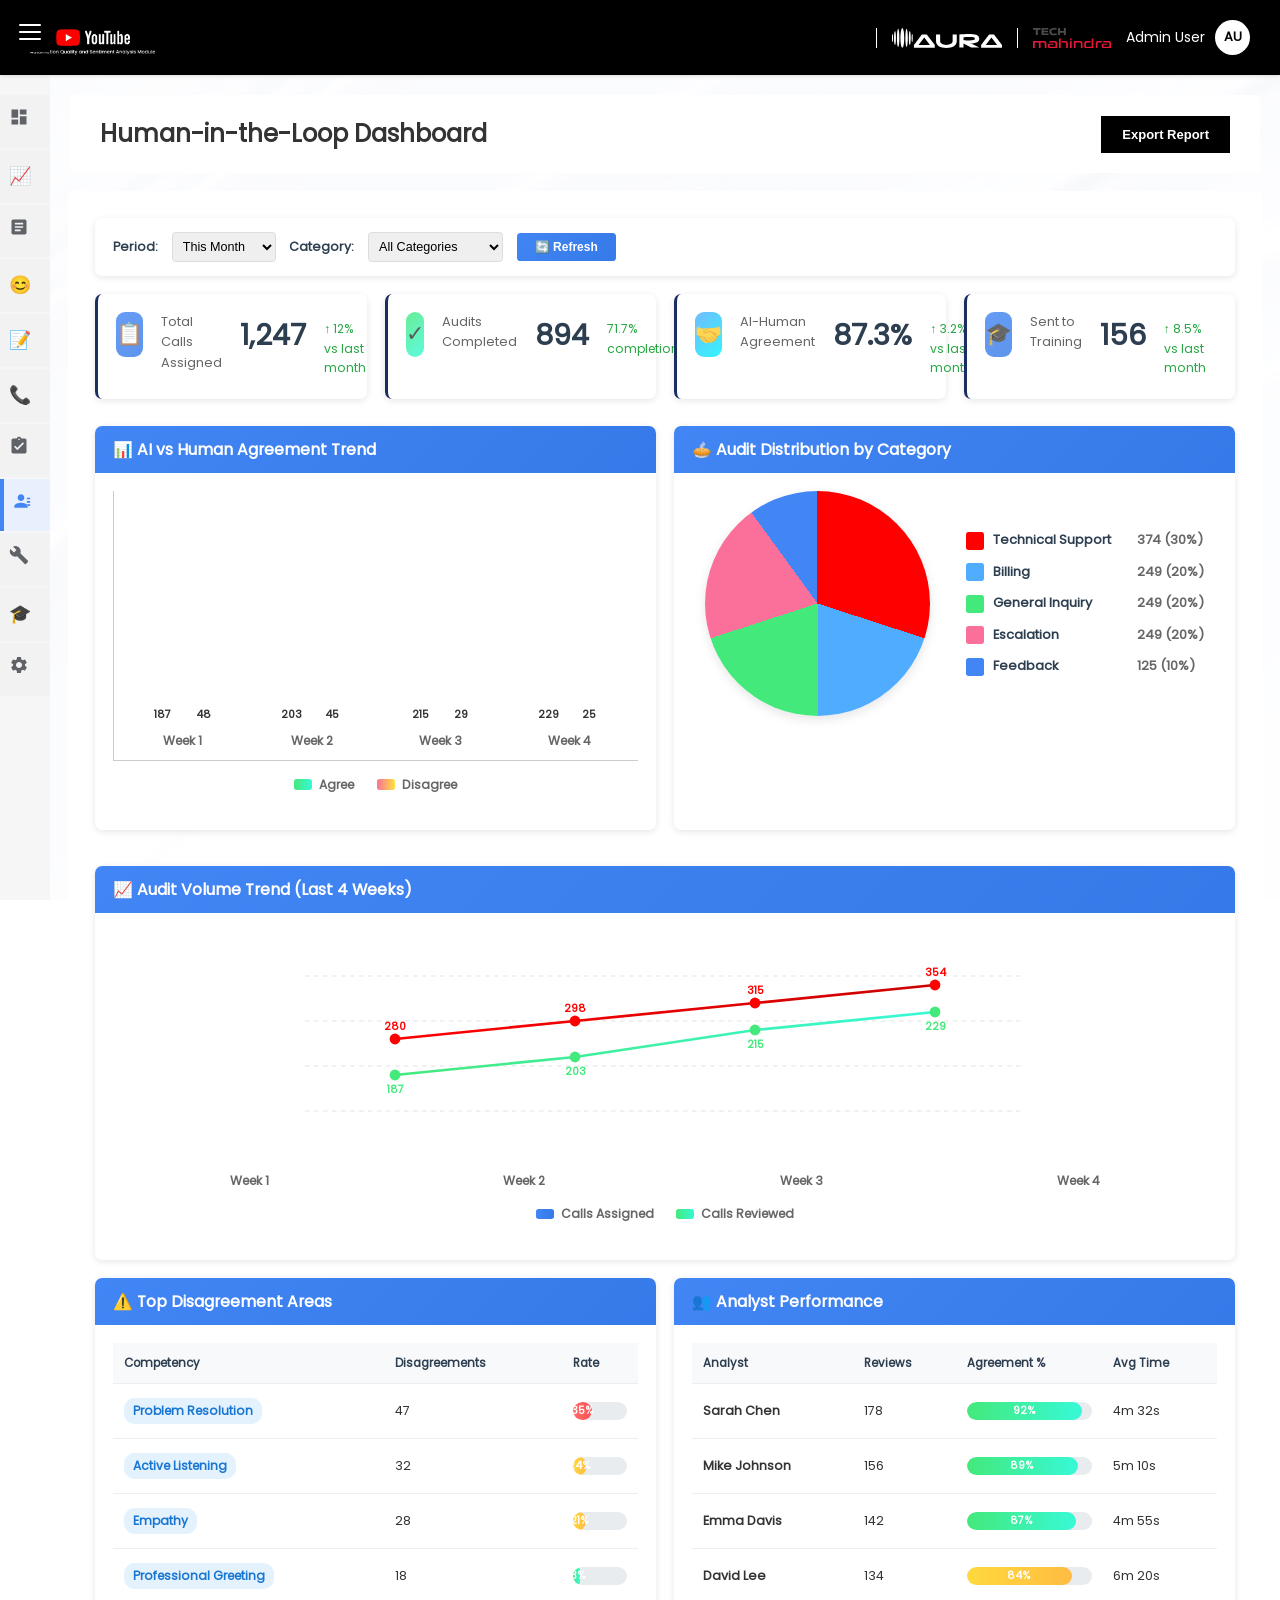
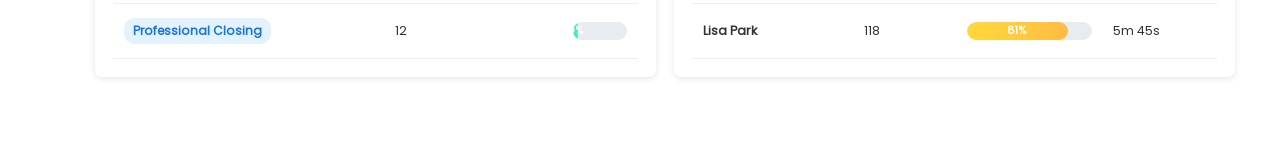
<file: hitl-dashboard.html>
<!DOCTYPE html>
<html lang="en">
<head>
    <meta charset="UTF-8">
    <meta name="viewport" content="width=device-width, initial-scale=1.0">
    <title>HITL Dashboard - QA Analytics</title>
    <link rel="stylesheet" href="css/styles.css">
    <style>
        /* Optimize layout for better readability - apply zoom only to content */
        .content {
            zoom: 0.9;
        }

        /* Dashboard Grid */
        .dashboard-cards {
            display: grid;
            grid-template-columns: repeat(auto-fit, minmax(250px, 1fr));
            gap: 20px;
            margin-bottom: 30px;
        }

        .metric-card {
            background: white;
            border-radius: 8px;
            padding: 20px;
            box-shadow: 0 2px 8px rgba(0, 0, 0, 0.1);
            transition: transform 0.2s, box-shadow 0.2s;
        }

        .metric-card:hover {
            transform: translateY(-2px);
            box-shadow: 0 4px 12px rgba(0, 0, 0, 0.15);
        }

        .metric-icon {
            width: 50px;
            height: 50px;
            border-radius: 10px;
            display: flex;
            align-items: center;
            justify-content: center;
            font-size: 24px;
            margin-bottom: 15px;
        }

        .metric-icon.red {
            background: linear-gradient(135deg, #4285f4 0%, #357ae8 100%);
        }

        .metric-icon.green {
            background: linear-gradient(135deg, #43e97b 0%, #38f9d7 100%);
        }

        .metric-icon.blue {
            background: linear-gradient(135deg, #4facfe 0%, #00f2fe 100%);
        }

        .metric-icon.purple {
            background: linear-gradient(135deg, #4285f4 0%, #357ae8 100%);
        }

        .metric-label {
            font-size: 0.9rem;
            color: #666;
            margin-bottom: 8px;
        }

        .metric-value {
            font-size: 2rem;
            font-weight: bold;
            color: #2c3e50;
        }

        .metric-change {
            font-size: 0.85rem;
            margin-top: 8px;
        }

        .metric-change.positive {
            color: #28a745;
        }

        .metric-change.negative {
            color: #dc3545;
        }

        /* Charts Section */
        .chart-section {
            background: white;
            border-radius: 8px;
            padding: 20px;
            margin-bottom: 20px;
            box-shadow: 0 2px 8px rgba(0, 0, 0, 0.1);
        }

        .chart-header {
            background: linear-gradient(135deg, #4285f4 0%, #357ae8 100%);
            color: white;
            padding: 12px 20px;
            margin: -20px -20px 20px -20px;
            border-radius: 8px 8px 0 0;
            font-size: 1.1rem;
            font-weight: bold;
        }

        .chart-container {
            margin-top: 20px;
            position: relative;
        }

        /* Bar Chart */
        .bar-chart {
            display: flex;
            align-items: flex-end;
            justify-content: space-around;
            height: 300px;
            border-left: 2px solid #ccc;
            border-bottom: 2px solid #ccc;
            padding: 20px 10px 10px 10px;
            gap: 10px;
        }

        .bar-group {
            flex: 1;
            display: flex;
            flex-direction: column;
            align-items: center;
            gap: 8px;
        }

        .bar-wrapper {
            width: 100%;
            display: flex;
            justify-content: center;
            gap: 5px;
            align-items: flex-end;
            height: 100%;
        }

        .bar {
            flex: 1;
            max-width: 40px;
            border-radius: 4px 4px 0 0;
            position: relative;
            transition: all 0.3s ease;
        }

        .bar:hover {
            opacity: 0.8;
        }

        .bar.agree {
            background: linear-gradient(to top, #43e97b 0%, #38f9d7 100%);
        }

        .bar.disagree {
            background: linear-gradient(to top, #fa709a 0%, #fee140 100%);
        }

        .bar-value {
            position: absolute;
            top: -20px;
            left: 50%;
            transform: translateX(-50%);
            font-size: 0.75rem;
            font-weight: 600;
            white-space: nowrap;
        }

        .bar-label {
            font-size: 0.85rem;
            color: #666;
            text-align: center;
            font-weight: 600;
        }

        /* Line Chart */
        .line-chart {
            height: 300px;
            border-left: 2px solid #ccc;
            border-bottom: 2px solid #ccc;
            padding: 20px 10px 10px 10px;
            position: relative;
        }

        .line-chart-grid {
            position: absolute;
            top: 20px;
            left: 10px;
            right: 10px;
            bottom: 30px;
        }

        .grid-line {
            position: absolute;
            left: 0;
            right: 0;
            border-top: 1px dashed #e0e0e0;
        }

        .line-chart-svg {
            width: 100%;
            height: 250px;
        }

        .line-chart-labels {
            display: flex;
            justify-content: space-around;
            margin-top: 10px;
        }

        .line-chart-label {
            font-size: 0.85rem;
            color: #666;
            font-weight: 600;
        }

        .chart-legend {
            display: flex;
            justify-content: center;
            gap: 25px;
            margin-top: 15px;
        }

        .legend-item {
            display: flex;
            align-items: center;
            gap: 8px;
        }

        .legend-color {
            width: 20px;
            height: 12px;
            border-radius: 3px;
        }

        .legend-color.assigned {
            background: linear-gradient(to right, #4285f4, #357ae8);
        }

        .legend-color.reviewed {
            background: linear-gradient(to right, #43e97b, #38f9d7);
        }

        .legend-label {
            font-size: 0.85rem;
            color: #666;
            font-weight: 600;
        }

        /* Pie Chart */
        .pie-chart-container {
            display: flex;
            align-items: center;
            justify-content: center;
            gap: 40px;
            margin-top: 20px;
        }

        .pie-chart {
            width: 250px;
            height: 250px;
            border-radius: 50%;
            background: conic-gradient(
                #FF0000 0deg 108deg,
                #4facfe 108deg 180deg,
                #43e97b 180deg 252deg,
                #fa709a 252deg 324deg,
                #4285f4 324deg 360deg
            );
            box-shadow: 0 4px 12px rgba(0, 0, 0, 0.1);
        }

        .pie-legend {
            display: flex;
            flex-direction: column;
            gap: 12px;
        }

        .pie-legend-item {
            display: flex;
            align-items: center;
            gap: 10px;
        }

        .pie-color {
            width: 20px;
            height: 20px;
            border-radius: 3px;
        }

        .pie-label {
            font-size: 0.9rem;
            color: #2c3e50;
            font-weight: 600;
            min-width: 150px;
        }

        .pie-value {
            font-size: 0.9rem;
            color: #666;
            font-weight: 600;
        }

        /* Tables */
        .data-table {
            width: 100%;
            border-collapse: collapse;
            font-size: 0.9rem;
        }

        .data-table th,
        .data-table td {
            padding: 12px;
            text-align: left;
            border-bottom: 1px solid #eee;
        }

        .data-table th {
            background: #f8f9fa;
            font-weight: 600;
            color: #2c3e50;
        }

        .data-table tr:hover {
            background: #f8f9fa;
        }

        .progress-bar {
            width: 100%;
            height: 20px;
            background: #e9ecef;
            border-radius: 10px;
            overflow: hidden;
        }

        .progress-fill {
            height: 100%;
            background: linear-gradient(to right, #43e97b, #38f9d7);
            border-radius: 10px;
            display: flex;
            align-items: center;
            justify-content: center;
            font-size: 0.75rem;
            color: white;
            font-weight: 600;
        }

        .progress-fill.medium {
            background: linear-gradient(to right, #ffd93d, #ffbc42);
        }

        .progress-fill.low {
            background: linear-gradient(to right, #ff6b6b, #ff5252);
        }

        .competency-badge {
            display: inline-block;
            padding: 4px 10px;
            border-radius: 12px;
            font-size: 0.85rem;
            font-weight: 600;
            background: #e3f2fd;
            color: #1976d2;
        }

        .two-column-grid {
            display: grid;
            grid-template-columns: repeat(auto-fit, minmax(500px, 1fr));
            gap: 20px;
            margin-bottom: 20px;
        }

        @media (max-width: 1200px) {
            .two-column-grid {
                grid-template-columns: 1fr;
            }
        }

        .filter-bar {
            background: white;
            padding: 15px 20px;
            border-radius: 8px;
            margin-bottom: 20px;
            box-shadow: 0 2px 8px rgba(0, 0, 0, 0.1);
            display: flex;
            gap: 15px;
            align-items: center;
            flex-wrap: wrap;
        }

        .filter-bar label {
            font-weight: 600;
            color: #2c3e50;
        }

        .filter-bar select,
        .filter-bar input {
            padding: 8px;
            border: 1px solid #ddd;
            border-radius: 4px;
            font-size: 14px;
        }

        .btn-refresh {
            background: linear-gradient(135deg, #4285f4 0%, #357ae8 100%);
            color: white;
            border: none;
            padding: 8px 20px;
            border-radius: 4px;
            cursor: pointer;
            font-weight: 600;
            transition: all 0.3s ease;
        }

        .btn-refresh:hover {
            background: linear-gradient(135deg, #4285f4 0%, #357ae8 100%);
            transform: translateY(-1px);
            box-shadow: 0 4px 12px rgba(204, 0, 0, 0.3);
        }
    </style>
</head>
<body>
    <!-- Hamburger Menu Button -->
    <button class="hamburger-menu" onclick="toggleSidebar()" aria-label="Toggle Menu">
        <span></span>
        <span></span>
        <span></span>
    </button>

    <div class="container">
        <!-- Sidebar Navigation -->
        <aside class="sidebar" id="sidebar">
            <nav class="nav-menu">
                <a href="index.html" class="nav-item" title="Dashboard">
                    <span class="icon">
                        <svg xmlns="http://www.w3.org/2000/svg" viewBox="0 0 24 24"><path fill="currentColor" d="M3 13h8V3H3v10zm0 8h8v-6H3v6zm10 0h8V11h-8v10zm0-18v6h8V3h-8z"/></svg>
                    </span>
                    <span>Dashboard</span>
                </a>
                <a href="dashboards.html" class="nav-item" title="Quality Dashboards">
                    <span class="icon">📈</span>
                    <span>Quality Dashboards</span>
                </a>
                <a href="qa-dashboard.html" class="nav-item" title="CSO Dashboard">
                    <span class="icon">
                        <svg xmlns="http://www.w3.org/2000/svg" viewBox="0 0 24 24"><path fill="currentColor" d="M19 3H5c-1.1 0-2 .9-2 2v14c0 1.1.9 2 2 2h14c1.1 0 2-.9 2-2V5c0-1.1-.9-2-2-2zm-5 14H7v-2h7v2zm3-4H7v-2h10v2zm0-4H7V7h10v2z"/></svg>
                    </span>
                    <span>QA Dashboard</span>
                </a>
                <a href="sentiment-analysis.html" class="nav-item" title="Sentiment Analysis">
                    <span class="icon">😊</span>
                    <span>Sentiment Analysis</span>
                </a>
                <a href="form-designer.html" class="nav-item" title="Form Designer">
                    <span class="icon">📝</span>
                    <span>Form Designer</span>
                </a>
                <a href="call-audit.html" class="nav-item" title="Call Audit">
                    <span class="icon">📞</span>
                    <span>Call Audit</span>
                </a>
                <a href="my-bin-qa.html" class="nav-item" title="My Bin QA">
                    <span class="icon">
                        <svg xmlns="http://www.w3.org/2000/svg" viewBox="0 0 24 24"><path fill="currentColor" d="M19 3h-4.18C14.4 1.84 13.3 1 12 1c-1.3 0-2.4.84-2.82 2H5c-1.1 0-2 .9-2 2v14c0 1.1.9 2 2 2h14c1.1 0 2-.9 2-2V5c0-1.1-.9-2-2-2zm-7 0c.55 0 1 .45 1 1s-.45 1-1 1-1-.45-1-1 .45-1 1-1zm-2 14l-4-4 1.41-1.41L10 14.17l6.59-6.59L18 9l-8 8z"/></svg>
                    </span>
                    <span>My Bin QA</span>
                </a>
                <a href="hitl-dashboard.html" class="nav-item active" title="HITL Dashboard">
                    <span class="icon">
                        <svg xmlns="http://www.w3.org/2000/svg" viewBox="0 0 24 24"><path fill="currentColor" d="M12 12c2.21 0 4-1.79 4-4s-1.79-4-4-4-4 1.79-4 4 1.79 4 4 4zm0 2c-2.67 0-8 1.34-8 4v2h16v-2c0-2.66-5.33-4-8-4zm7-6h4v2h-4zm0 4h4v2h-4zm0 4h4v2h-4z"/></svg>
                    </span>
                    <span>HITL Dashboard</span>
                </a>
                <a href="ai-audit-config.html" class="nav-item" title="AI Audit Config">
                    <span class="icon">
                        <svg xmlns="http://www.w3.org/2000/svg" viewBox="0 0 24 24"><path fill="currentColor" d="M22.7 19l-9.1-9.1c.9-2.3.4-5-1.5-6.9-2-2-5-2.4-7.4-1.3L9 6 6 9 1.6 4.7C.4 7.1.9 10.1 2.9 12.1c1.9 1.9 4.6 2.4 6.9 1.5l9.1 9.1c.4.4 1 .4 1.4 0l2.3-2.3c.5-.4.5-1.1.1-1.4z"/></svg>
                    </span>
                    <span>AI Audit Config</span>
                </a>
                <a href="tni-module.html" class="nav-item" title="TNI Module">
                    <span class="icon">🎓</span>
                    <span>TNI Module</span>
                </a>
                <a href="configuration.html" class="nav-item" title="Configuration">
                    <span class="icon">
                        <svg xmlns="http://www.w3.org/2000/svg" viewBox="0 0 24 24"><path fill="currentColor" d="M19.14 12.94c.04-.3.06-.61.06-.94 0-.32-.02-.64-.07-.94l2.03-1.58c.18-.14.23-.41.12-.61l-1.92-3.32c-.12-.22-.37-.29-.59-.22l-2.39.96c-.5-.38-1.03-.7-1.62-.94L14.4 2.81c-.04-.24-.24-.41-.48-.41h-3.84c-.24 0-.43.17-.47.41l-.36 2.54c-.59.24-1.13.57-1.62.94l-2.39-.96c-.22-.08-.47 0-.59.22L2.74 8.87c-.12.21-.08.47.12.61l2.03 1.58c-.05.3-.09.63-.09.94s.02.64.07.94l-2.03 1.58c-.18.14-.23.41-.12.61l1.92 3.32c.12.22.37.29.59.22l2.39-.96c.5.38 1.03.7 1.62.94l.36 2.54c.05.24.24.41.48.41h3.84c.24 0 .44-.17.47-.41l.36-2.54c.59-.24 1.13-.56 1.62-.94l2.39.96c.22.08.47 0 .59-.22l1.92-3.32c.12-.22.07-.47-.12-.61l-2.01-1.58zM12 15.6c-1.98 0-3.6-1.62-3.6-3.6s1.62-3.6 3.6-3.6 3.6 1.62 3.6 3.6-1.62 3.6-3.6 3.6z"/></svg>
                    </span>
                    <span>Configuration</span>
                </a>
            </nav>
        </aside>

        <!-- Main Content -->
        <main class="main-content">
            <header class="header">
                <div class="header-left">
                    <img src="images/logo-dark.png" alt="Logo" class="sys-logo">
                </div>
                <div class="header-right">
                    <img src="images/Aura_logo.svg" alt="Aura Logo" class="micro-logo">
                    <img src="images/techmlogo.svg" alt="Tech Logo" class="micro-logo">
                    <div class="user-profile">
                        <span>Admin User</span>
                        <div class="avatar">AU</div>
                    </div>
                </div>
            </header>

            <div class="page-header">
                <h1>Human-in-the-Loop Dashboard</h1>
                <div class="page-header-actions">
                    <button class="btn-primary" onclick="exportReport()">Export Report</button>
                </div>
            </div>

            <div class="content">
                <!-- Filter Bar -->
                <div class="filter-bar">
                    <label>Period:</label>
                    <select id="periodFilter" onchange="updateDashboard()">
                        <option value="week">This Week</option>
                        <option value="month" selected>This Month</option>
                        <option value="quarter">This Quarter</option>
                        <option value="year">This Year</option>
                    </select>
                    <label>Category:</label>
                    <select id="categoryFilter" onchange="updateDashboard()">
                        <option value="all" selected>All Categories</option>
                        <option value="technical">Technical Support</option>
                        <option value="billing">Billing</option>
                        <option value="general">General Inquiry</option>
                        <option value="escalation">Escalation</option>
                    </select>
                    <button class="btn-refresh" onclick="updateDashboard()">🔄 Refresh</button>
                </div>

                <!-- Key Metrics -->
                <div class="dashboard-cards">
                    <div class="metric-card">
                        <div class="metric-icon red">📋</div>
                        <div class="metric-label">Total Calls Assigned</div>
                        <div class="metric-value">1,247</div>
                        <div class="metric-change positive">↑ 12% vs last month</div>
                    </div>
                    <div class="metric-card">
                        <div class="metric-icon green">✓</div>
                        <div class="metric-label">Audits Completed</div>
                        <div class="metric-value">894</div>
                        <div class="metric-change positive">71.7% completion</div>
                    </div>
                    <div class="metric-card">
                        <div class="metric-icon blue">🤝</div>
                        <div class="metric-label">AI-Human Agreement</div>
                        <div class="metric-value">87.3%</div>
                        <div class="metric-change positive">↑ 3.2% vs last month</div>
                    </div>
                    <div class="metric-card">
                        <div class="metric-icon purple">🎓</div>
                        <div class="metric-label">Sent to Training</div>
                        <div class="metric-value">156</div>
                        <div class="metric-change positive">↑ 8.5% vs last month</div>
                    </div>
                </div>

                <!-- Charts Grid -->
                <div class="two-column-grid">
                    <!-- AI vs Human Agreement Chart -->
                    <div class="chart-section">
                        <h3 class="chart-header">📊 AI vs Human Agreement Trend</h3>
                        <div class="chart-container">
                            <div class="bar-chart">
                                <div class="bar-group">
                                    <div class="bar-wrapper">
                                        <div class="bar agree" style="height: 75%;">
                                            <span class="bar-value">187</span>
                                        </div>
                                        <div class="bar disagree" style="height: 25%;">
                                            <span class="bar-value">48</span>
                                        </div>
                                    </div>
                                    <div class="bar-label">Week 1</div>
                                </div>
                                <div class="bar-group">
                                    <div class="bar-wrapper">
                                        <div class="bar agree" style="height: 82%;">
                                            <span class="bar-value">203</span>
                                        </div>
                                        <div class="bar disagree" style="height: 18%;">
                                            <span class="bar-value">45</span>
                                        </div>
                                    </div>
                                    <div class="bar-label">Week 2</div>
                                </div>
                                <div class="bar-group">
                                    <div class="bar-wrapper">
                                        <div class="bar agree" style="height: 88%;">
                                            <span class="bar-value">215</span>
                                        </div>
                                        <div class="bar disagree" style="height: 12%;">
                                            <span class="bar-value">29</span>
                                        </div>
                                    </div>
                                    <div class="bar-label">Week 3</div>
                                </div>
                                <div class="bar-group">
                                    <div class="bar-wrapper">
                                        <div class="bar agree" style="height: 90%;">
                                            <span class="bar-value">229</span>
                                        </div>
                                        <div class="bar disagree" style="height: 10%;">
                                            <span class="bar-value">25</span>
                                        </div>
                                    </div>
                                    <div class="bar-label">Week 4</div>
                                </div>
                            </div>
                            <div class="chart-legend">
                                <div class="legend-item">
                                    <div class="legend-color" style="background: linear-gradient(to right, #43e97b, #38f9d7);"></div>
                                    <span class="legend-label">Agree</span>
                                </div>
                                <div class="legend-item">
                                    <div class="legend-color" style="background: linear-gradient(to right, #fa709a, #fee140);"></div>
                                    <span class="legend-label">Disagree</span>
                                </div>
                            </div>
                        </div>
                    </div>

                    <!-- Category Breakdown -->
                    <div class="chart-section">
                        <h3 class="chart-header">🥧 Audit Distribution by Category</h3>
                        <div class="chart-container">
                            <div class="pie-chart-container">
                                <div class="pie-chart"></div>
                                <div class="pie-legend">
                                    <div class="pie-legend-item">
                                        <div class="pie-color" style="background: #FF0000;"></div>
                                        <div class="pie-label">Technical Support</div>
                                        <div class="pie-value">374 (30%)</div>
                                    </div>
                                    <div class="pie-legend-item">
                                        <div class="pie-color" style="background: #4facfe;"></div>
                                        <div class="pie-label">Billing</div>
                                        <div class="pie-value">249 (20%)</div>
                                    </div>
                                    <div class="pie-legend-item">
                                        <div class="pie-color" style="background: #43e97b;"></div>
                                        <div class="pie-label">General Inquiry</div>
                                        <div class="pie-value">249 (20%)</div>
                                    </div>
                                    <div class="pie-legend-item">
                                        <div class="pie-color" style="background: #fa709a;"></div>
                                        <div class="pie-label">Escalation</div>
                                        <div class="pie-value">249 (20%)</div>
                                    </div>
                                    <div class="pie-legend-item">
                                        <div class="pie-color" style="background: #4285f4;"></div>
                                        <div class="pie-label">Feedback</div>
                                        <div class="pie-value">125 (10%)</div>
                                    </div>
                                </div>
                            </div>
                        </div>
                    </div>
                </div>

                <!-- Audit Volume Trend -->
                <div class="chart-section">
                    <h3 class="chart-header">📈 Audit Volume Trend (Last 4 Weeks)</h3>
                    <div class="chart-container">
                        <svg class="line-chart-svg" viewBox="0 0 800 250">
                            <!-- Grid lines -->
                            <line x1="0" y1="200" x2="800" y2="200" stroke="#e0e0e0" stroke-width="1" stroke-dasharray="5,5"/>
                            <line x1="0" y1="150" x2="800" y2="150" stroke="#e0e0e0" stroke-width="1" stroke-dasharray="5,5"/>
                            <line x1="0" y1="100" x2="800" y2="100" stroke="#e0e0e0" stroke-width="1" stroke-dasharray="5,5"/>
                            <line x1="0" y1="50" x2="800" y2="50" stroke="#e0e0e0" stroke-width="1" stroke-dasharray="5,5"/>
                            
                            <!-- Assigned line -->
                            <polyline points="100,120 300,100 500,80 700,60" 
                                      fill="none" stroke="url(#redGradient)" stroke-width="3"/>
                            
                            <!-- Reviewed line -->
                            <polyline points="100,160 300,140 500,110 700,90" 
                                      fill="none" stroke="url(#greenGradient)" stroke-width="3"/>
                            
                            <!-- Data points - Assigned -->
                            <circle cx="100" cy="120" r="6" fill="#FF0000"/>
                            <circle cx="300" cy="100" r="6" fill="#FF0000"/>
                            <circle cx="500" cy="80" r="6" fill="#FF0000"/>
                            <circle cx="700" cy="60" r="6" fill="#FF0000"/>
                            
                            <!-- Data points - Reviewed -->
                            <circle cx="100" cy="160" r="6" fill="#43e97b"/>
                            <circle cx="300" cy="140" r="6" fill="#43e97b"/>
                            <circle cx="500" cy="110" r="6" fill="#43e97b"/>
                            <circle cx="700" cy="90" r="6" fill="#43e97b"/>
                            
                            <!-- Value labels - Assigned -->
                            <text x="100" y="110" text-anchor="middle" font-size="12" font-weight="600" fill="#FF0000">280</text>
                            <text x="300" y="90" text-anchor="middle" font-size="12" font-weight="600" fill="#FF0000">298</text>
                            <text x="500" y="70" text-anchor="middle" font-size="12" font-weight="600" fill="#FF0000">315</text>
                            <text x="700" y="50" text-anchor="middle" font-size="12" font-weight="600" fill="#FF0000">354</text>
                            
                            <!-- Value labels - Reviewed -->
                            <text x="100" y="180" text-anchor="middle" font-size="12" font-weight="600" fill="#43e97b">187</text>
                            <text x="300" y="160" text-anchor="middle" font-size="12" font-weight="600" fill="#43e97b">203</text>
                            <text x="500" y="130" text-anchor="middle" font-size="12" font-weight="600" fill="#43e97b">215</text>
                            <text x="700" y="110" text-anchor="middle" font-size="12" font-weight="600" fill="#43e97b">229</text>
                            
                            <!-- Gradients -->
                            <defs>
                                <linearGradient id="redGradient" x1="0%" y1="0%" x2="100%" y2="0%">
                                    <stop offset="0%" style="stop-color:#FF0000;stop-opacity:1" />
                                    <stop offset="100%" style="stop-color:#CC0000;stop-opacity:1" />
                                </linearGradient>
                                <linearGradient id="greenGradient" x1="0%" y1="0%" x2="100%" y2="0%">
                                    <stop offset="0%" style="stop-color:#43e97b;stop-opacity:1" />
                                    <stop offset="100%" style="stop-color:#38f9d7;stop-opacity:1" />
                                </linearGradient>
                            </defs>
                        </svg>
                        <div class="line-chart-labels">
                            <span class="line-chart-label">Week 1</span>
                            <span class="line-chart-label">Week 2</span>
                            <span class="line-chart-label">Week 3</span>
                            <span class="line-chart-label">Week 4</span>
                        </div>
                        <div class="chart-legend">
                            <div class="legend-item">
                                <div class="legend-color assigned"></div>
                                <span class="legend-label">Calls Assigned</span>
                            </div>
                            <div class="legend-item">
                                <div class="legend-color reviewed"></div>
                                <span class="legend-label">Calls Reviewed</span>
                            </div>
                        </div>
                    </div>
                </div>

                <!-- Tables Grid -->
                <div class="two-column-grid">
                    <!-- Top Disagreement Areas -->
                    <div class="chart-section">
                        <h3 class="chart-header">⚠️ Top Disagreement Areas</h3>
                        <table class="data-table">
                            <thead>
                                <tr>
                                    <th>Competency</th>
                                    <th>Disagreements</th>
                                    <th>Rate</th>
                                </tr>
                            </thead>
                            <tbody>
                                <tr>
                                    <td><span class="competency-badge">Problem Resolution</span></td>
                                    <td>47</td>
                                    <td>
                                        <div class="progress-bar">
                                            <div class="progress-fill low" style="width: 35%;">35%</div>
                                        </div>
                                    </td>
                                </tr>
                                <tr>
                                    <td><span class="competency-badge">Active Listening</span></td>
                                    <td>32</td>
                                    <td>
                                        <div class="progress-bar">
                                            <div class="progress-fill medium" style="width: 24%;">24%</div>
                                        </div>
                                    </td>
                                </tr>
                                <tr>
                                    <td><span class="competency-badge">Empathy</span></td>
                                    <td>28</td>
                                    <td>
                                        <div class="progress-bar">
                                            <div class="progress-fill medium" style="width: 21%;">21%</div>
                                        </div>
                                    </td>
                                </tr>
                                <tr>
                                    <td><span class="competency-badge">Professional Greeting</span></td>
                                    <td>18</td>
                                    <td>
                                        <div class="progress-bar">
                                            <div class="progress-fill" style="width: 13%;">13%</div>
                                        </div>
                                    </td>
                                </tr>
                                <tr>
                                    <td><span class="competency-badge">Professional Closing</span></td>
                                    <td>12</td>
                                    <td>
                                        <div class="progress-bar">
                                            <div class="progress-fill" style="width: 9%;">9%</div>
                                        </div>
                                    </td>
                                </tr>
                            </tbody>
                        </table>
                    </div>

                    <!-- Analyst Performance -->
                    <div class="chart-section">
                        <h3 class="chart-header">👥 Analyst Performance</h3>
                        <table class="data-table">
                            <thead>
                                <tr>
                                    <th>Analyst</th>
                                    <th>Reviews</th>
                                    <th>Agreement %</th>
                                    <th>Avg Time</th>
                                </tr>
                            </thead>
                            <tbody>
                                <tr>
                                    <td><strong>Sarah Chen</strong></td>
                                    <td>178</td>
                                    <td>
                                        <div class="progress-bar">
                                            <div class="progress-fill" style="width: 92%;">92%</div>
                                        </div>
                                    </td>
                                    <td>4m 32s</td>
                                </tr>
                                <tr>
                                    <td><strong>Mike Johnson</strong></td>
                                    <td>156</td>
                                    <td>
                                        <div class="progress-bar">
                                            <div class="progress-fill" style="width: 89%;">89%</div>
                                        </div>
                                    </td>
                                    <td>5m 10s</td>
                                </tr>
                                <tr>
                                    <td><strong>Emma Davis</strong></td>
                                    <td>142</td>
                                    <td>
                                        <div class="progress-bar">
                                            <div class="progress-fill" style="width: 87%;">87%</div>
                                        </div>
                                    </td>
                                    <td>4m 55s</td>
                                </tr>
                                <tr>
                                    <td><strong>David Lee</strong></td>
                                    <td>134</td>
                                    <td>
                                        <div class="progress-bar">
                                            <div class="progress-fill medium" style="width: 84%;">84%</div>
                                        </div>
                                    </td>
                                    <td>6m 20s</td>
                                </tr>
                                <tr>
                                    <td><strong>Lisa Park</strong></td>
                                    <td>118</td>
                                    <td>
                                        <div class="progress-bar">
                                            <div class="progress-fill medium" style="width: 81%;">81%</div>
                                        </div>
                                    </td>
                                    <td>5m 45s</td>
                                </tr>
                            </tbody>
                        </table>
                    </div>
                </div>
            </div>
        </main>
    </div>

    <script>
        // Toggle Sidebar
        function toggleSidebar() {
            const sidebar = document.getElementById('sidebar');
            const hamburger = document.querySelector('.hamburger-menu');
            sidebar.classList.toggle('expanded');
            hamburger.classList.toggle('active');
        }

        // Update Dashboard
        function updateDashboard() {
            const period = document.getElementById('periodFilter').value;
            const category = document.getElementById('categoryFilter').value;
            
            console.log('Updating dashboard:', { period, category });
            alert('Dashboard updated for ' + period + ' period and ' + category + ' category');
        }

        // Export Report
        function exportReport() {
            alert('Report export functionality would download a PDF/Excel report here');
        }
    </script>
</body>
</html>
</file>
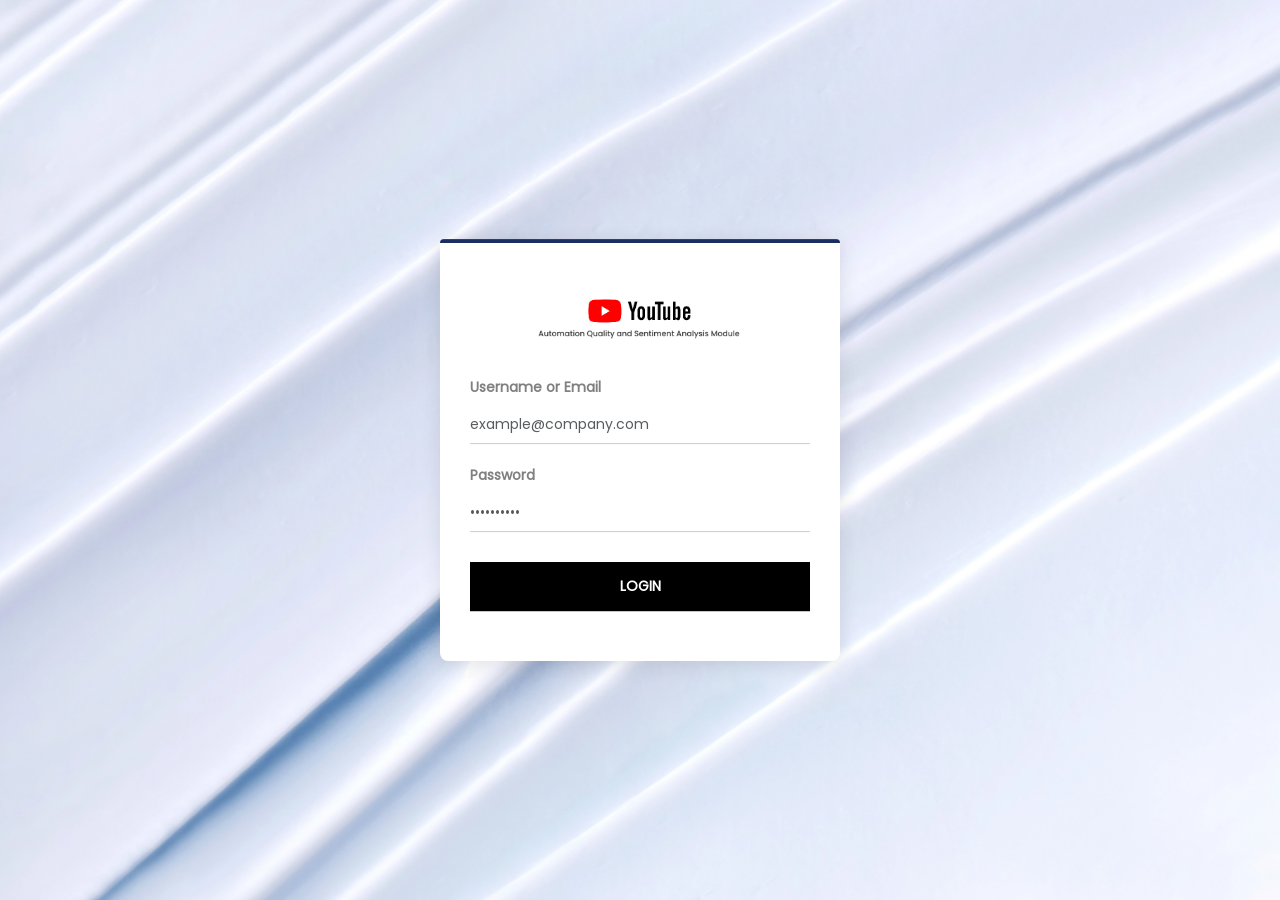
<file: login.html>
<!DOCTYPE html>
<html lang="en">
<head>
    <meta charset="UTF-8">
    <meta name="viewport" content="width=device-width, initial-scale=1.0">
    <title>Login | QA Analytics</title>
    <link href="https://cdn.jsdelivr.net/npm/bootstrap@5.1.3/dist/css/bootstrap.min.css" rel="stylesheet">
    <link rel="stylesheet" href="css/styles.css">
    <style>
        body {
            background-image: url("images/login-bg.png");
            background-repeat: no-repeat;
            background-attachment: fixed;
            background-position: bottom;
            background-size: cover;
            font-family: 'Poppins-Regular', -apple-system, BlinkMacSystemFont, 'Segoe UI', Roboto, sans-serif;
        }
        .login-main {
            height: 100vh;
            position: relative;
        }
        .login-content {
            position: absolute;
            top: 50%;
            left: 50%;
            width: 400px;
            padding: 30px;
            background-color: #fff;
            border-radius: 4px 4px 8px 8px;
            border-top: 4px solid #1a2e61;
            transform: translate(-50%, -50%);
            box-shadow: 0 4px 20px rgba(0,0,0,0.1);
        }
        .login-logo {
            max-width: 60%;
            height: auto;
            margin: 10px auto 30px auto;
            display: block;
        }
        .form-group {
            margin-bottom: 20px;
        }
        .form-group label {
            color: #808080;
            font-weight: bold;
            margin-bottom: 8px;
            display: block;
        }
        .form-control {
            border-radius: 0;
            border-top: none;
            border-left: none;
            border-right: none;
            border-bottom: 1px solid #ccc;
            background-color: transparent;
            box-shadow: none;
            padding: 8px 0;
        }
        .form-control:focus {
            background-color: transparent;
            border-color: #1a2e61;
            box-shadow: none;
        }
        .btn-login {
            background-color: #000;
            color: #fff;
            font-size: 14px;
            font-weight: 600;
            border-radius: 0;
            border: 1px solid #000;
            padding: 12px;
            width: 100%;
            margin-top: 10px;
            text-decoration: none;
            display: block;
            text-align: center;
        }
        .btn-login:hover {
            background-color: #333;
            color: #fff;
        }
    </style>
</head>
<body>
    <div class="login-main">
        <div class="login-content">
            <center>
                <img class="login-logo" src="images/logo.png" alt="Logo" />
            </center>
            <form>
                <div class="form-group">
                    <label>Username or Email</label>
                    <input type="text" class="form-control" placeholder="example@company.com" />
                </div>
                <div class="form-group">
                    <label>Password</label>
                    <input type="password" class="form-control" placeholder="••••••••••" />
                </div>
                <div class="form-group">
                    <a href="index.html" class="btn-login">LOGIN</a>
                </div>
            </form>
        </div>
    </div>
</body>
</html>
</file>
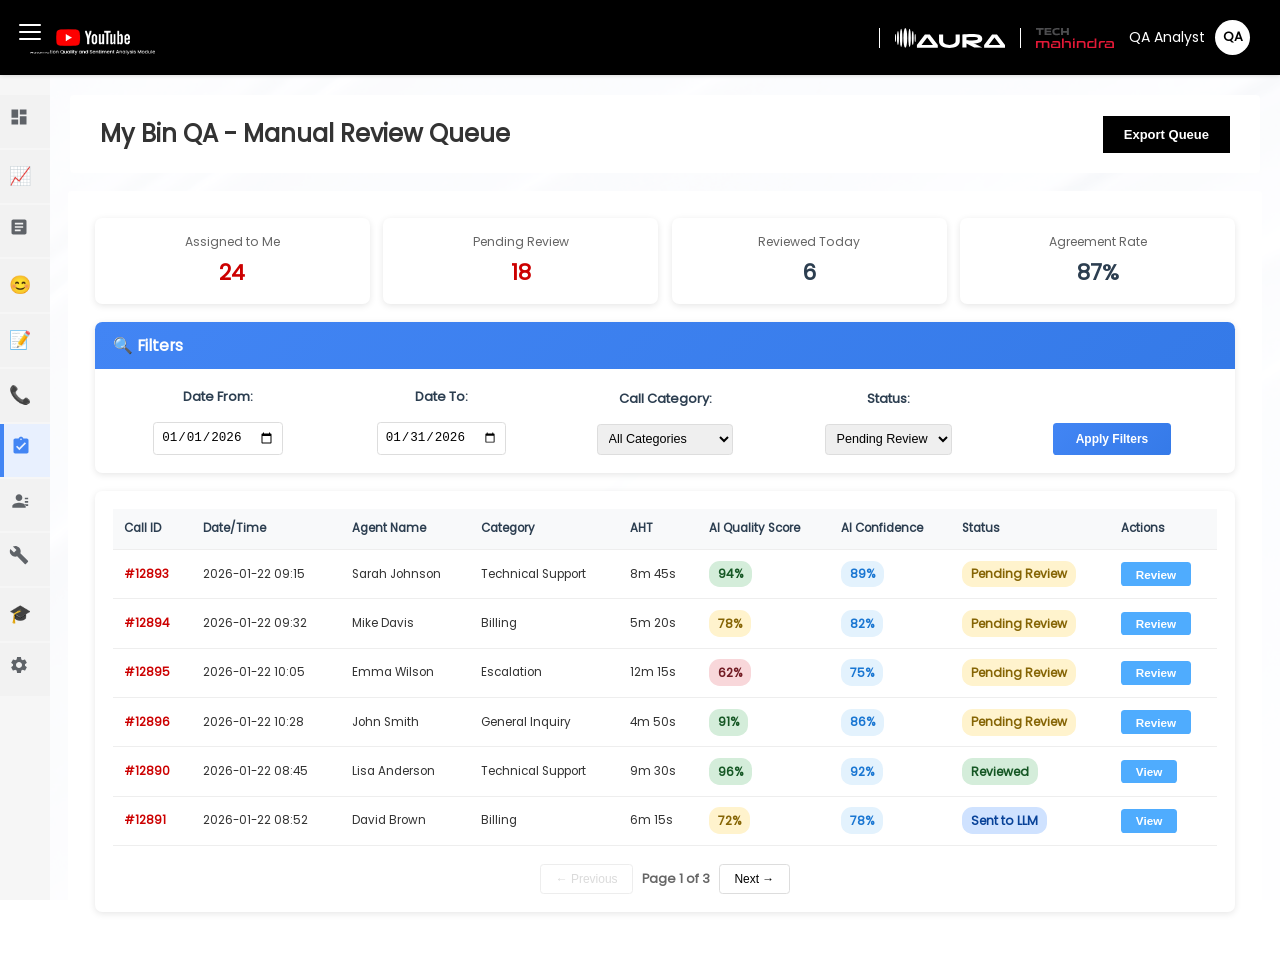
<file: my-bin-qa.html>
<!DOCTYPE html>
<html lang="en">
<head>
    <meta charset="UTF-8">
    <meta name="viewport" content="width=device-width, initial-scale=1.0">
    <title>My Bin QA - QA Analytics</title>
    <link rel="stylesheet" href="css/styles.css">
    <style>
        /* Optimize layout for better readability - apply zoom only to content */
        .content {
            zoom: 0.9;
        }

        .filters-section {
            background: white;
            border-radius: 8px;
            padding: 20px;
            margin-bottom: 20px;
            box-shadow: 0 2px 8px rgba(0, 0, 0, 0.1);
        }

        .filters-header {
            background: linear-gradient(135deg, #4285f4 0%, #357ae8 100%);
            color: white;
            padding: 12px 20px;
            margin: -20px -20px 20px -20px;
            border-radius: 8px 8px 0 0;
            font-size: 1.1rem;
            font-weight: bold;
        }

        .filter-grid {
            display: grid;
            grid-template-columns: repeat(auto-fit, minmax(200px, 1fr));
            gap: 15px;
            align-items: end;
        }

        .filter-group {
            display: flex;
            flex-direction: column;
        }

        .filter-group label {
            font-weight: 600;
            margin-bottom: 6px;
            color: #2c3e50;
            font-size: 0.9rem;
        }

        .filter-group input,
        .filter-group select {
            padding: 8px;
            border: 1px solid #ddd;
            border-radius: 4px;
            font-size: 14px;
        }

        .filter-group input:focus,
        .filter-group select:focus {
            outline: none;
            border-color: #CC0000;
        }

        .btn-filter {
            background: linear-gradient(135deg, #4285f4 0%, #357ae8 100%);
            color: white;
            border: none;
            padding: 10px 25px;
            border-radius: 4px;
            cursor: pointer;
            font-weight: 600;
            transition: all 0.3s ease;
        }

        .btn-filter:hover {
            background: linear-gradient(135deg, #4285f4 0%, #357ae8 100%);
            transform: translateY(-2px);
            box-shadow: 0 4px 12px rgba(204, 0, 0, 0.3);
        }

        .calls-table-container {
            background: white;
            border-radius: 8px;
            padding: 20px;
            box-shadow: 0 2px 8px rgba(0, 0, 0, 0.1);
            overflow-x: auto;
        }

        .calls-table {
            width: 100%;
            border-collapse: collapse;
            font-size: 13px;
        }

        .calls-table th,
        .calls-table td {
            padding: 12px;
            text-align: left;
            border-bottom: 1px solid #eee;
        }

        .calls-table th {
            background: #f8f9fa;
            font-weight: 600;
            color: #2c3e50;
            position: sticky;
            top: 0;
        }

        .calls-table tr:hover {
            background: #f8f9fa;
        }

        .call-id {
            color: #CC0000;
            font-weight: 600;
        }

        .score-badge {
            display: inline-block;
            padding: 4px 10px;
            border-radius: 12px;
            font-weight: 600;
            font-size: 0.85rem;
        }

        .score-high {
            background: #d4edda;
            color: #155724;
        }

        .score-medium {
            background: #fff3cd;
            color: #856404;
        }

        .score-low {
            background: #f8d7da;
            color: #721c24;
        }

        .confidence-badge {
            display: inline-block;
            padding: 4px 10px;
            border-radius: 12px;
            font-weight: 600;
            font-size: 0.85rem;
            background: #e3f2fd;
            color: #1976d2;
        }

        .status-badge {
            display: inline-block;
            padding: 4px 10px;
            border-radius: 12px;
            font-weight: 600;
            font-size: 0.85rem;
        }

        .status-pending {
            background: #fff3cd;
            color: #856404;
        }

        .status-reviewed {
            background: #d4edda;
            color: #155724;
        }

        .status-sent {
            background: #cfe2ff;
            color: #084298;
        }

        .btn-review {
            background: #4facfe;
            color: white;
            border: none;
            padding: 6px 16px;
            border-radius: 4px;
            cursor: pointer;
            font-size: 13px;
            font-weight: 600;
            transition: all 0.2s ease;
        }

        .btn-review:hover {
            background: #00a2fe;
            transform: translateY(-1px);
        }

        .pagination {
            display: flex;
            justify-content: center;
            align-items: center;
            gap: 10px;
            margin-top: 20px;
        }

        .pagination button {
            padding: 8px 16px;
            border: 1px solid #ddd;
            background: white;
            cursor: pointer;
            border-radius: 4px;
            transition: all 0.2s ease;
        }

        .pagination button:hover:not(:disabled) {
            background: #CC0000;
            color: white;
            border-color: #CC0000;
        }

        .pagination button:disabled {
            opacity: 0.5;
            cursor: not-allowed;
        }

        .pagination .page-info {
            color: #666;
            font-weight: 600;
        }

        /* Modal Styles */
        .modal {
            display: none;
            position: fixed;
            z-index: 1000;
            left: 0;
            top: 0;
            width: 100%;
            height: 100%;
            background-color: rgba(0, 0, 0, 0.5);
            overflow-y: auto;
        }

        .modal-content {
            background-color: white;
            margin: 5% auto;
            padding: 0;
            border-radius: 8px;
            width: 90%;
            max-width: 800px;
            box-shadow: 0 4px 20px rgba(0, 0, 0, 0.3);
        }

        .modal-header {
            background: linear-gradient(135deg, #4285f4 0%, #357ae8 100%);
            color: white;
            padding: 20px;
            border-radius: 8px 8px 0 0;
            display: flex;
            justify-content: space-between;
            align-items: center;
        }

        .modal-header h2 {
            margin: 0;
            font-size: 1.3rem;
        }

        .modal-close {
            background: none;
            border: none;
            color: white;
            font-size: 28px;
            cursor: pointer;
            line-height: 1;
        }

        .modal-close:hover {
            opacity: 0.8;
        }

        .modal-body {
            padding: 25px;
            max-height: 60vh;
            overflow-y: auto;
        }

        .call-info-grid {
            display: grid;
            grid-template-columns: repeat(auto-fit, minmax(200px, 1fr));
            gap: 15px;
            margin-bottom: 25px;
            padding: 15px;
            background: #f8f9fa;
            border-radius: 6px;
        }

        .call-info-item {
            display: flex;
            flex-direction: column;
        }

        .call-info-label {
            font-size: 0.85rem;
            color: #666;
            margin-bottom: 4px;
        }

        .call-info-value {
            font-weight: 600;
            color: #2c3e50;
        }

        .evaluation-form {
            margin-top: 20px;
        }

        .competency-section {
            margin-bottom: 20px;
            border: 1px solid #ddd;
            border-radius: 6px;
            overflow: hidden;
        }

        .competency-header {
            background: #f8f9fa;
            padding: 12px 15px;
            font-weight: 600;
            color: #2c3e50;
            border-bottom: 1px solid #ddd;
        }

        .competency-body {
            padding: 15px;
        }

        .radio-group {
            display: flex;
            gap: 20px;
            margin-top: 10px;
        }

        .radio-option {
            display: flex;
            align-items: center;
            gap: 6px;
        }

        .radio-option input[type="radio"] {
            width: 18px;
            height: 18px;
            cursor: pointer;
        }

        .radio-option label {
            cursor: pointer;
            font-size: 14px;
        }

        .comments-box {
            width: 100%;
            padding: 10px;
            border: 1px solid #ddd;
            border-radius: 4px;
            margin-top: 10px;
            font-family: inherit;
            resize: vertical;
            min-height: 60px;
        }

        .modal-footer {
            padding: 20px;
            border-top: 1px solid #ddd;
            display: flex;
            justify-content: space-between;
            gap: 10px;
        }

        .decision-buttons {
            display: flex;
            gap: 10px;
        }

        .btn-agree {
            background: linear-gradient(135deg, #43e97b 0%, #38f9d7 100%);
            color: white;
            border: none;
            padding: 10px 20px;
            border-radius: 4px;
            cursor: pointer;
            font-weight: 600;
            transition: all 0.3s ease;
        }

        .btn-agree:hover {
            transform: translateY(-2px);
            box-shadow: 0 4px 12px rgba(67, 233, 123, 0.3);
        }

        .btn-disagree {
            background: linear-gradient(135deg, #fa709a 0%, #fee140 100%);
            color: white;
            border: none;
            padding: 10px 20px;
            border-radius: 4px;
            cursor: pointer;
            font-weight: 600;
            transition: all 0.3s ease;
        }

        .btn-disagree:hover {
            transform: translateY(-2px);
            box-shadow: 0 4px 12px rgba(250, 112, 154, 0.3);
        }

        .btn-train {
            background: linear-gradient(135deg, #4285f4 0%, #357ae8 100%);
            color: white;
            border: none;
            padding: 10px 20px;
            border-radius: 4px;
            cursor: pointer;
            font-weight: 600;
            transition: all 0.3s ease;
        }

        .btn-train:hover {
            transform: translateY(-2px);
            box-shadow: 0 4px 12px rgba(102, 126, 234, 0.3);
        }

        .btn-cancel {
            background: #6c757d;
            color: white;
            border: none;
            padding: 10px 20px;
            border-radius: 4px;
            cursor: pointer;
            font-weight: 600;
        }

        .btn-cancel:hover {
            background: #5a6268;
        }

        .stats-summary {
            display: grid;
            grid-template-columns: repeat(auto-fit, minmax(150px, 1fr));
            gap: 15px;
            margin-bottom: 20px;
        }

        .stat-card {
            background: white;
            border-radius: 8px;
            padding: 15px;
            box-shadow: 0 2px 8px rgba(0, 0, 0, 0.1);
            text-align: center;
        }

        .stat-label {
            font-size: 0.85rem;
            color: #666;
            margin-bottom: 5px;
        }

        .stat-value {
            font-size: 1.5rem;
            font-weight: bold;
            color: #2c3e50;
        }

        .stat-value.red {
            color: #CC0000;
        }
    </style>
</head>
<body>
    <!-- Hamburger Menu Button -->
    <button class="hamburger-menu" onclick="toggleSidebar()" aria-label="Toggle Menu">
        <span></span>
        <span></span>
        <span></span>
    </button>

    <div class="container">
        <!-- Sidebar Navigation -->
        <aside class="sidebar" id="sidebar">
            <nav class="nav-menu">
                <a href="index.html" class="nav-item" title="Dashboard">
                    <span class="icon">
                        <svg xmlns="http://www.w3.org/2000/svg" viewBox="0 0 24 24"><path fill="currentColor" d="M3 13h8V3H3v10zm0 8h8v-6H3v6zm10 0h8V11h-8v10zm0-18v6h8V3h-8z"/></svg>
                    </span>
                    <span>Dashboard</span>
                </a>
                <a href="dashboards.html" class="nav-item" title="Quality Dashboards">
                    <span class="icon">📈</span>
                    <span>Quality Dashboards</span>
                </a>
                <a href="qa-dashboard.html" class="nav-item" title="CSO Dashboard">
                    <span class="icon">
                        <svg xmlns="http://www.w3.org/2000/svg" viewBox="0 0 24 24"><path fill="currentColor" d="M19 3H5c-1.1 0-2 .9-2 2v14c0 1.1.9 2 2 2h14c1.1 0 2-.9 2-2V5c0-1.1-.9-2-2-2zm-5 14H7v-2h7v2zm3-4H7v-2h10v2zm0-4H7V7h10v2z"/></svg>
                    </span>
                    <span>QA Dashboard</span>
                </a>
                <a href="sentiment-analysis.html" class="nav-item" title="Sentiment Analysis">
                    <span class="icon">😊</span>
                    <span>Sentiment Analysis</span>
                </a>
                <a href="form-designer.html" class="nav-item" title="Form Designer">
                    <span class="icon">📝</span>
                    <span>Form Designer</span>
                </a>
                <a href="call-audit.html" class="nav-item" title="Call Audit">
                    <span class="icon">📞</span>
                    <span>Call Audit</span>
                </a>
                <a href="my-bin-qa.html" class="nav-item active" title="My Bin QA">
                    <span class="icon">
                        <svg xmlns="http://www.w3.org/2000/svg" viewBox="0 0 24 24"><path fill="currentColor" d="M19 3h-4.18C14.4 1.84 13.3 1 12 1c-1.3 0-2.4.84-2.82 2H5c-1.1 0-2 .9-2 2v14c0 1.1.9 2 2 2h14c1.1 0 2-.9 2-2V5c0-1.1-.9-2-2-2zm-7 0c.55 0 1 .45 1 1s-.45 1-1 1-1-.45-1-1 .45-1 1-1zm-2 14l-4-4 1.41-1.41L10 14.17l6.59-6.59L18 9l-8 8z"/></svg>
                    </span>
                    <span>My Bin QA</span>
                </a>
                <a href="hitl-dashboard.html" class="nav-item" title="HITL Dashboard">
                    <span class="icon">
                        <svg xmlns="http://www.w3.org/2000/svg" viewBox="0 0 24 24"><path fill="currentColor" d="M12 12c2.21 0 4-1.79 4-4s-1.79-4-4-4-4 1.79-4 4 1.79 4 4 4zm0 2c-2.67 0-8 1.34-8 4v2h16v-2c0-2.66-5.33-4-8-4zm7-6h4v2h-4zm0 4h4v2h-4zm0 4h4v2h-4z"/></svg>
                    </span>
                    <span>HITL Dashboard</span>
                </a>
                <a href="ai-audit-config.html" class="nav-item" title="AI Audit Config">
                    <span class="icon">
                        <svg xmlns="http://www.w3.org/2000/svg" viewBox="0 0 24 24"><path fill="currentColor" d="M22.7 19l-9.1-9.1c.9-2.3.4-5-1.5-6.9-2-2-5-2.4-7.4-1.3L9 6 6 9 1.6 4.7C.4 7.1.9 10.1 2.9 12.1c1.9 1.9 4.6 2.4 6.9 1.5l9.1 9.1c.4.4 1 .4 1.4 0l2.3-2.3c.5-.4.5-1.1.1-1.4z"/></svg>
                    </span>
                    <span>AI Audit Config</span>
                </a>
                <a href="tni-module.html" class="nav-item" title="TNI Module">
                    <span class="icon">🎓</span>
                    <span>TNI Module</span>
                </a>
                <a href="configuration.html" class="nav-item" title="Configuration">
                    <span class="icon">
                        <svg xmlns="http://www.w3.org/2000/svg" viewBox="0 0 24 24"><path fill="currentColor" d="M19.14 12.94c.04-.3.06-.61.06-.94 0-.32-.02-.64-.07-.94l2.03-1.58c.18-.14.23-.41.12-.61l-1.92-3.32c-.12-.22-.37-.29-.59-.22l-2.39.96c-.5-.38-1.03-.7-1.62-.94L14.4 2.81c-.04-.24-.24-.41-.48-.41h-3.84c-.24 0-.43.17-.47.41l-.36 2.54c-.59.24-1.13.57-1.62.94l-2.39-.96c-.22-.08-.47 0-.59.22L2.74 8.87c-.12.21-.08.47.12.61l2.03 1.58c-.05.3-.09.63-.09.94s.02.64.07.94l-2.03 1.58c-.18.14-.23.41-.12.61l1.92 3.32c.12.22.37.29.59.22l2.39-.96c.5.38 1.03.7 1.62.94l.36 2.54c.05.24.24.41.48.41h3.84c.24 0 .44-.17.47-.41l.36-2.54c.59-.24 1.13-.56 1.62-.94l2.39.96c.22.08.47 0 .59-.22l1.92-3.32c.12-.22.07-.47-.12-.61l-2.01-1.58zM12 15.6c-1.98 0-3.6-1.62-3.6-3.6s1.62-3.6 3.6-3.6 3.6 1.62 3.6 3.6-1.62 3.6-3.6 3.6z"/></svg>
                    </span>
                    <span>Configuration</span>
                </a>
            </nav>
        </aside>

        <!-- Main Content -->
        <main class="main-content">
            <header class="header">
                <div class="header-left">
                    <img src="images/logo-dark.png" alt="Logo" class="sys-logo">
                </div>
                <div class="header-right">
                    <img src="images/Aura_logo.svg" alt="Aura Logo" class="micro-logo">
                    <img src="images/techmlogo.svg" alt="Tech Logo" class="micro-logo">
                    <div class="user-profile">
                        <span>QA Analyst</span>
                        <div class="avatar">QA</div>
                    </div>
                </div>
            </header>

            <div class="page-header">
                <h1>My Bin QA - Manual Review Queue</h1>
                <div class="page-header-actions">
                    <button class="btn-primary" onclick="exportQueue()">Export Queue</button>
                </div>
            </div>

            <div class="content">
                <!-- Stats Summary -->
                <div class="stats-summary">
                    <div class="stat-card">
                        <div class="stat-label">Assigned to Me</div>
                        <div class="stat-value red">24</div>
                    </div>
                    <div class="stat-card">
                        <div class="stat-label">Pending Review</div>
                        <div class="stat-value red">18</div>
                    </div>
                    <div class="stat-card">
                        <div class="stat-label">Reviewed Today</div>
                        <div class="stat-value">6</div>
                    </div>
                    <div class="stat-card">
                        <div class="stat-label">Agreement Rate</div>
                        <div class="stat-value">87%</div>
                    </div>
                </div>

                <!-- Filters Section -->
                <div class="filters-section">
                    <h3 class="filters-header">🔍 Filters</h3>
                    
                    <div class="filter-grid">
                        <div class="filter-group">
                            <label>Date From:</label>
                            <input type="date" id="dateFrom" value="2026-01-01">
                        </div>
                        <div class="filter-group">
                            <label>Date To:</label>
                            <input type="date" id="dateTo" value="2026-01-31">
                        </div>
                        <div class="filter-group">
                            <label>Call Category:</label>
                            <select id="categoryFilter">
                                <option value="">All Categories</option>
                                <option value="technical">Technical Support</option>
                                <option value="billing">Billing</option>
                                <option value="general">General Inquiry</option>
                                <option value="escalation">Escalation</option>
                                <option value="feedback">Feedback</option>
                            </select>
                        </div>
                        <div class="filter-group">
                            <label>Status:</label>
                            <select id="statusFilter">
                                <option value="">All Status</option>
                                <option value="pending" selected>Pending Review</option>
                                <option value="reviewed">Reviewed</option>
                                <option value="sent">Sent to LLM</option>
                            </select>
                        </div>
                        <div class="filter-group">
                            <button class="btn-filter" onclick="applyFilters()">Apply Filters</button>
                        </div>
                    </div>
                </div>

                <!-- Calls Table -->
                <div class="calls-table-container">
                    <table class="calls-table">
                        <thead>
                            <tr>
                                <th>Call ID</th>
                                <th>Date/Time</th>
                                <th>Agent Name</th>
                                <th>Category</th>
                                <th>AHT</th>
                                <th>AI Quality Score</th>
                                <th>AI Confidence</th>
                                <th>Status</th>
                                <th>Actions</th>
                            </tr>
                        </thead>
                        <tbody id="callsTableBody">
                            <tr>
                                <td><span class="call-id">#12893</span></td>
                                <td>2026-01-22 09:15</td>
                                <td>Sarah Johnson</td>
                                <td>Technical Support</td>
                                <td>8m 45s</td>
                                <td><span class="score-badge score-high">94%</span></td>
                                <td><span class="confidence-badge">89%</span></td>
                                <td><span class="status-badge status-pending">Pending Review</span></td>
                                <td><button class="btn-review" onclick="openReviewModal('12893')">Review</button></td>
                            </tr>
                            <tr>
                                <td><span class="call-id">#12894</span></td>
                                <td>2026-01-22 09:32</td>
                                <td>Mike Davis</td>
                                <td>Billing</td>
                                <td>5m 20s</td>
                                <td><span class="score-badge score-medium">78%</span></td>
                                <td><span class="confidence-badge">82%</span></td>
                                <td><span class="status-badge status-pending">Pending Review</span></td>
                                <td><button class="btn-review" onclick="openReviewModal('12894')">Review</button></td>
                            </tr>
                            <tr>
                                <td><span class="call-id">#12895</span></td>
                                <td>2026-01-22 10:05</td>
                                <td>Emma Wilson</td>
                                <td>Escalation</td>
                                <td>12m 15s</td>
                                <td><span class="score-badge score-low">62%</span></td>
                                <td><span class="confidence-badge">75%</span></td>
                                <td><span class="status-badge status-pending">Pending Review</span></td>
                                <td><button class="btn-review" onclick="openReviewModal('12895')">Review</button></td>
                            </tr>
                            <tr>
                                <td><span class="call-id">#12896</span></td>
                                <td>2026-01-22 10:28</td>
                                <td>John Smith</td>
                                <td>General Inquiry</td>
                                <td>4m 50s</td>
                                <td><span class="score-badge score-high">91%</span></td>
                                <td><span class="confidence-badge">86%</span></td>
                                <td><span class="status-badge status-pending">Pending Review</span></td>
                                <td><button class="btn-review" onclick="openReviewModal('12896')">Review</button></td>
                            </tr>
                            <tr>
                                <td><span class="call-id">#12890</span></td>
                                <td>2026-01-22 08:45</td>
                                <td>Lisa Anderson</td>
                                <td>Technical Support</td>
                                <td>9m 30s</td>
                                <td><span class="score-badge score-high">96%</span></td>
                                <td><span class="confidence-badge">92%</span></td>
                                <td><span class="status-badge status-reviewed">Reviewed</span></td>
                                <td><button class="btn-review" onclick="openReviewModal('12890')">View</button></td>
                            </tr>
                            <tr>
                                <td><span class="call-id">#12891</span></td>
                                <td>2026-01-22 08:52</td>
                                <td>David Brown</td>
                                <td>Billing</td>
                                <td>6m 15s</td>
                                <td><span class="score-badge score-medium">72%</span></td>
                                <td><span class="confidence-badge">78%</span></td>
                                <td><span class="status-badge status-sent">Sent to LLM</span></td>
                                <td><button class="btn-review" onclick="openReviewModal('12891')">View</button></td>
                            </tr>
                        </tbody>
                    </table>

                    <!-- Pagination -->
                    <div class="pagination">
                        <button onclick="previousPage()" id="prevBtn">← Previous</button>
                        <span class="page-info">Page <strong>1</strong> of <strong>3</strong></span>
                        <button onclick="nextPage()" id="nextBtn">Next →</button>
                    </div>
                </div>
            </div>
        </main>
    </div>

    <!-- Review Modal -->
    <div class="modal" id="reviewModal">
        <div class="modal-content">
            <div class="modal-header">
                <h2>Quality Evaluation - Call <span id="modalCallId">#12893</span></h2>
                <button class="modal-close" onclick="closeReviewModal()">&times;</button>
            </div>
            <div class="modal-body">
                <!-- Call Information -->
                <div class="call-info-grid">
                    <div class="call-info-item">
                        <div class="call-info-label">Agent</div>
                        <div class="call-info-value">Sarah Johnson</div>
                    </div>
                    <div class="call-info-item">
                        <div class="call-info-label">Date/Time</div>
                        <div class="call-info-value">2026-01-22 09:15</div>
                    </div>
                    <div class="call-info-item">
                        <div class="call-info-label">Category</div>
                        <div class="call-info-value">Technical Support</div>
                    </div>
                    <div class="call-info-item">
                        <div class="call-info-label">AHT</div>
                        <div class="call-info-value">8m 45s</div>
                    </div>
                    <div class="call-info-item">
                        <div class="call-info-label">AI Quality Score</div>
                        <div class="call-info-value"><span class="score-badge score-high">94%</span></div>
                    </div>
                    <div class="call-info-item">
                        <div class="call-info-label">AI Confidence</div>
                        <div class="call-info-value"><span class="confidence-badge">89%</span></div>
                    </div>
                </div>

                <!-- Evaluation Form -->
                <div class="evaluation-form">
                    <div class="competency-section">
                        <div class="competency-header">1. Professional Greeting</div>
                        <div class="competency-body">
                            <div class="radio-group">
                                <div class="radio-option">
                                    <input type="radio" id="greeting-yes" name="greeting" value="yes" checked>
                                    <label for="greeting-yes">Yes</label>
                                </div>
                                <div class="radio-option">
                                    <input type="radio" id="greeting-no" name="greeting" value="no">
                                    <label for="greeting-no">No</label>
                                </div>
                                <div class="radio-option">
                                    <input type="radio" id="greeting-na" name="greeting" value="na">
                                    <label for="greeting-na">N/A</label>
                                </div>
                            </div>
                            <textarea class="comments-box" placeholder="Comments (optional)"></textarea>
                        </div>
                    </div>

                    <div class="competency-section">
                        <div class="competency-header">2. Active Listening</div>
                        <div class="competency-body">
                            <div class="radio-group">
                                <div class="radio-option">
                                    <input type="radio" id="listening-yes" name="listening" value="yes" checked>
                                    <label for="listening-yes">Yes</label>
                                </div>
                                <div class="radio-option">
                                    <input type="radio" id="listening-no" name="listening" value="no">
                                    <label for="listening-no">No</label>
                                </div>
                                <div class="radio-option">
                                    <input type="radio" id="listening-na" name="listening" value="na">
                                    <label for="listening-na">N/A</label>
                                </div>
                            </div>
                            <textarea class="comments-box" placeholder="Comments (optional)"></textarea>
                        </div>
                    </div>

                    <div class="competency-section">
                        <div class="competency-header">3. Problem Resolution</div>
                        <div class="competency-body">
                            <div class="radio-group">
                                <div class="radio-option">
                                    <input type="radio" id="resolution-yes" name="resolution" value="yes" checked>
                                    <label for="resolution-yes">Yes</label>
                                </div>
                                <div class="radio-option">
                                    <input type="radio" id="resolution-no" name="resolution" value="no">
                                    <label for="resolution-no">No</label>
                                </div>
                                <div class="radio-option">
                                    <input type="radio" id="resolution-na" name="resolution" value="na">
                                    <label for="resolution-na">N/A</label>
                                </div>
                            </div>
                            <textarea class="comments-box" placeholder="Comments (optional)"></textarea>
                        </div>
                    </div>

                    <div class="competency-section">
                        <div class="competency-header">4. Professional Closing</div>
                        <div class="competency-body">
                            <div class="radio-group">
                                <div class="radio-option">
                                    <input type="radio" id="closing-yes" name="closing" value="yes" checked>
                                    <label for="closing-yes">Yes</label>
                                </div>
                                <div class="radio-option">
                                    <input type="radio" id="closing-no" name="closing" value="no">
                                    <label for="closing-no">No</label>
                                </div>
                                <div class="radio-option">
                                    <input type="radio" id="closing-na" name="closing" value="na">
                                    <label for="closing-na">N/A</label>
                                </div>
                            </div>
                            <textarea class="comments-box" placeholder="Comments (optional)"></textarea>
                        </div>
                    </div>
                </div>
            </div>
            <div class="modal-footer">
                <button class="btn-cancel" onclick="closeReviewModal()">Cancel</button>
                <div class="decision-buttons">
                    <button class="btn-agree" onclick="agreeWithAI()">✓ Agree with AI</button>
                    <button class="btn-disagree" onclick="disagreeWithAI()">✗ Disagree with AI</button>
                    <button class="btn-train" onclick="sendToTraining()">🎓 Send for Training</button>
                </div>
            </div>
        </div>
    </div>

    <script>
        // Toggle Sidebar
        function toggleSidebar() {
            const sidebar = document.getElementById('sidebar');
            const hamburger = document.querySelector('.hamburger-menu');
            sidebar.classList.toggle('expanded');
            hamburger.classList.toggle('active');
        }

        // Apply Filters
        function applyFilters() {
            const dateFrom = document.getElementById('dateFrom').value;
            const dateTo = document.getElementById('dateTo').value;
            const category = document.getElementById('categoryFilter').value;
            const status = document.getElementById('statusFilter').value;
            
            console.log('Applying filters:', { dateFrom, dateTo, category, status });
            alert('Filters applied! (This would refresh the table with filtered data)');
        }

        // Open Review Modal
        function openReviewModal(callId) {
            document.getElementById('modalCallId').textContent = '#' + callId;
            document.getElementById('reviewModal').style.display = 'block';
        }

        // Close Review Modal
        function closeReviewModal() {
            document.getElementById('reviewModal').style.display = 'none';
        }

        // Close modal when clicking outside
        window.onclick = function(event) {
            const modal = document.getElementById('reviewModal');
            if (event.target == modal) {
                modal.style.display = 'none';
            }
        }

        // Agree with AI
        function agreeWithAI() {
            alert('Review saved: Agreed with AI assessment');
            closeReviewModal();
            // Update status in table
        }

        // Disagree with AI
        function disagreeWithAI() {
            alert('Review saved: Disagreed with AI assessment. Human score will be used.');
            closeReviewModal();
            // Update status in table
        }

        // Send to Training
        function sendToTraining() {
            if (confirm('Send this evaluation to the LLM training queue?')) {
                alert('Call sent to LLM training queue successfully!');
                closeReviewModal();
                // Update status in table
            }
        }

        // Export Queue
        function exportQueue() {
            alert('Queue export functionality would download a CSV/Excel file here');
        }

        // Pagination
        let currentPage = 1;
        const totalPages = 3;

        function previousPage() {
            if (currentPage > 1) {
                currentPage--;
                updatePagination();
            }
        }

        function nextPage() {
            if (currentPage < totalPages) {
                currentPage++;
                updatePagination();
            }
        }

        function updatePagination() {
            document.querySelector('.page-info strong:first-child').textContent = currentPage;
            document.getElementById('prevBtn').disabled = currentPage === 1;
            document.getElementById('nextBtn').disabled = currentPage === totalPages;
        }

        // Initialize
        updatePagination();
    </script>
</body>
</html>
</file>
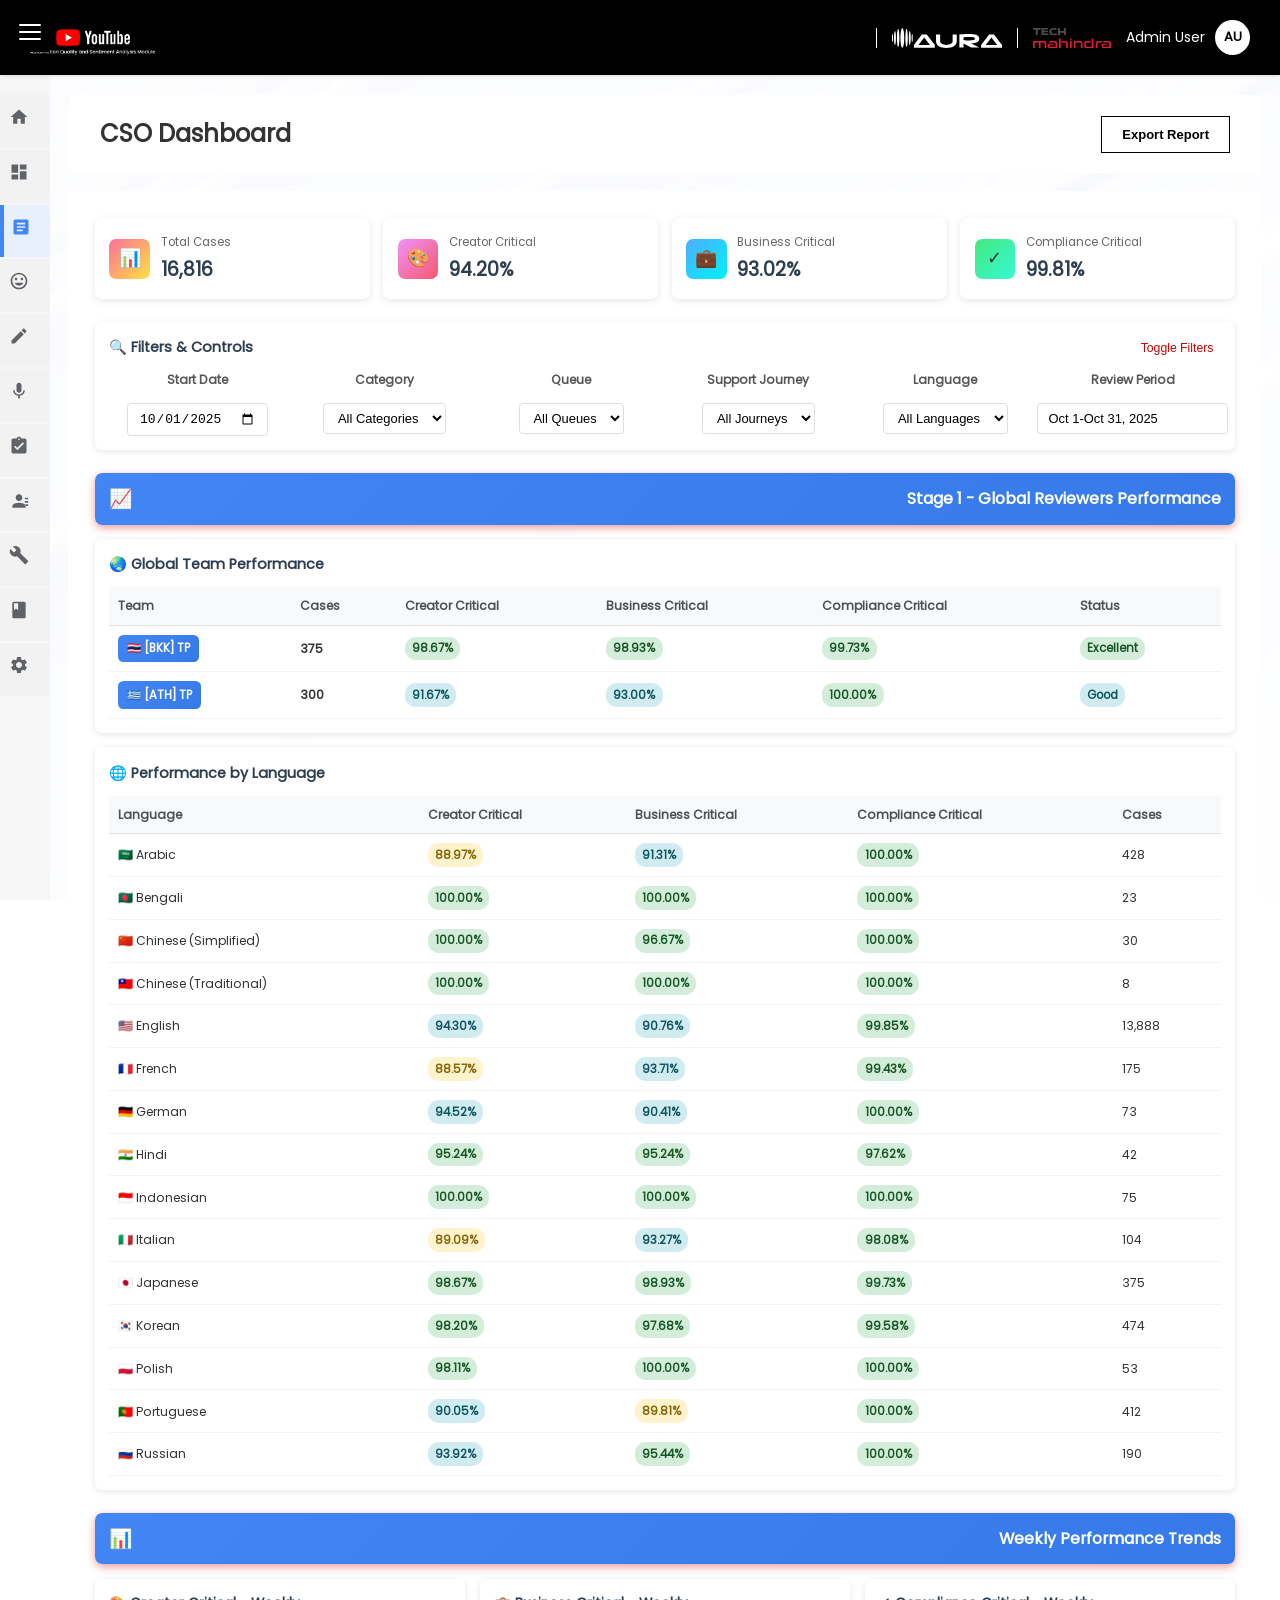
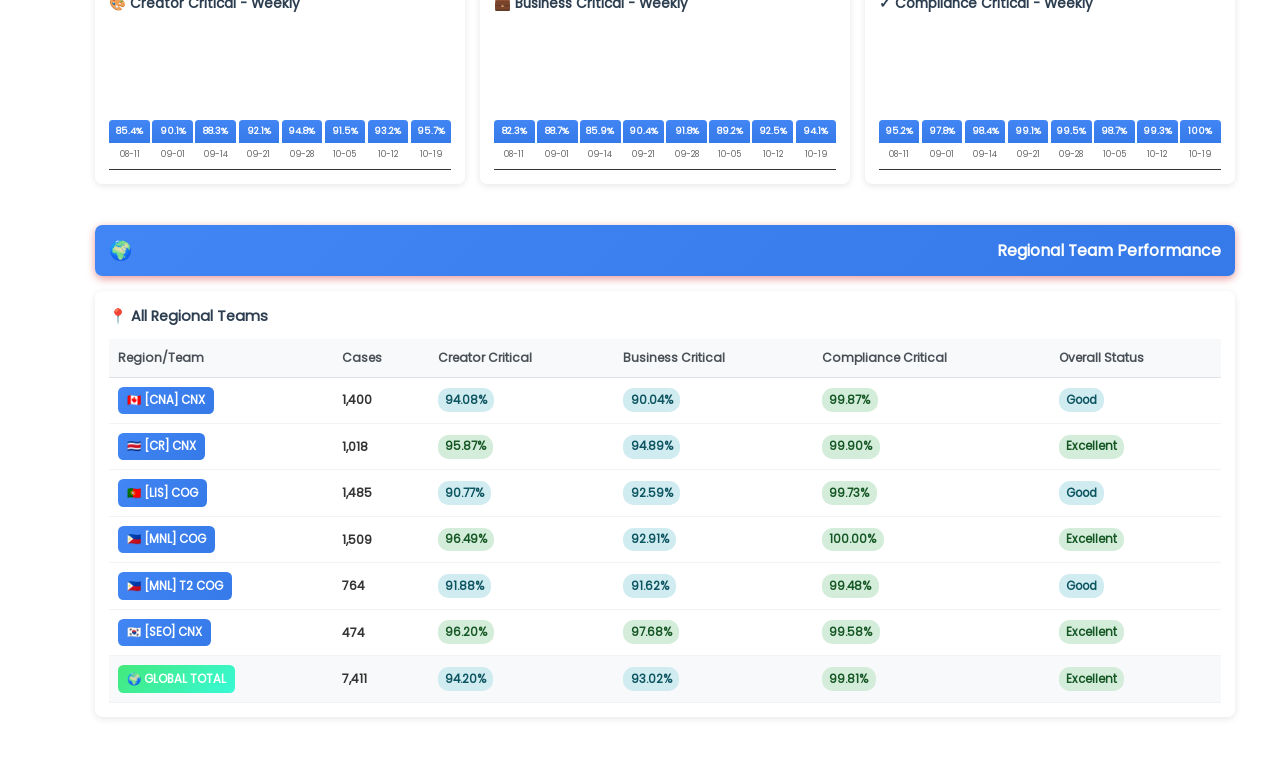
<file: qa-dashboard.html>
<!DOCTYPE html>
<html lang="en">
<head>
    <meta charset="UTF-8">
    <meta name="viewport" content="width=device-width, initial-scale=1.0">
    <title>CSO Dashboard - QA Analytics</title>
    <link rel="stylesheet" href="css/styles.css">
    <style>
        /* Optimize layout for better readability - apply zoom only to content */
        .content {
            zoom: 0.9;
        }

        /* Dashboard Cards */
        .dashboard-cards {
            display: grid;
            grid-template-columns: repeat(auto-fit, minmax(200px, 1fr));
            gap: 15px;
            margin-bottom: 25px;
        }

        .stat-card {
            background: white;
            border-radius: 8px;
            padding: 16px;
            box-shadow: 0 2px 8px rgba(0, 0, 0, 0.1);
            display: flex;
            align-items: center;
            gap: 12px;
            transition: transform 0.2s, box-shadow 0.2s;
        }

        .stat-card:hover {
            transform: translateY(-2px);
            box-shadow: 0 4px 12px rgba(0, 0, 0, 0.15);
        }

        .stat-icon {
            width: 45px;
            height: 45px;
            border-radius: 8px;
            display: flex;
            align-items: center;
            justify-content: center;
            font-size: 20px;
            flex-shrink: 0;
        }

        .stat-icon.creator {
            background: linear-gradient(135deg, #f093fb 0%, #f5576c 100%);
        }

        .stat-icon.business {
            background: linear-gradient(135deg, #4facfe 0%, #00f2fe 100%);
        }

        .stat-icon.compliance {
            background: linear-gradient(135deg, #43e97b 0%, #38f9d7 100%);
        }

        .stat-icon.cases {
            background: linear-gradient(135deg, #fa709a 0%, #fee140 100%);
        }

        .stat-info {
            flex: 1;
        }

        .stat-label {
            font-size: 0.8rem;
            color: #666;
            margin-bottom: 4px;
        }

        .stat-value {
            font-size: 1.3rem;
            font-weight: bold;
            color: #2c3e50;
        }

        /* Filters Section */
        .filters-section {
            background: white;
            border-radius: 8px;
            padding: 16px;
            margin-bottom: 16px;
            box-shadow: 0 2px 8px rgba(0, 0, 0, 0.1);
        }

        .filters-header {
            display: flex;
            justify-content: space-between;
            align-items: center;
            margin-bottom: 12px;
        }

        .filters-header h3 {
            margin: 0;
            color: #2c3e50;
            font-size: 1rem;
        }

        .toggle-filters {
            background: none;
            border: none;
            color: #CC0000;
            cursor: pointer;
            font-size: 0.85rem;
            padding: 4px 8px;
        }

        .toggle-filters:hover {
            text-decoration: underline;
        }

        .filters-grid {
            display: grid;
            grid-template-columns: repeat(auto-fit, minmax(180px, 1fr));
            gap: 12px;
            margin-top: 12px;
        }

        .filter-group {
            display: flex;
            flex-direction: column;
        }

        .filter-group label {
            font-size: 0.85rem;
            font-weight: 600;
            color: #555;
            margin-bottom: 5px;
        }

        .filter-group select,
        .filter-group input {
            padding: 8px 12px;
            border: 1px solid #ddd;
            border-radius: 4px;
            font-size: 0.9rem;
            background: white;
        }

        /* Section Headers */
        .section-header {
            background: linear-gradient(135deg, #4285f4 0%, #357ae8 100%);
            color: white;
            padding: 12px 16px;
            border-radius: 8px;
            margin: 25px 0 16px 0;
            display: flex;
            align-items: center;
            gap: 8px;
            box-shadow: 0 3px 10px rgba(204, 0, 0, 0.4);
        }

        .section-header h3 {
            margin: 0;
            font-size: 1.1rem;
            font-weight: 600;
        }

        .section-header .icon {
            font-size: 1.3rem;
        }

        /* Performance Table */
        .performance-table {
            background: white;
            border-radius: 8px;
            padding: 16px;
            margin-bottom: 16px;
            box-shadow: 0 2px 8px rgba(0, 0, 0, 0.1);
            overflow-x: auto;
        }

        .performance-table h4 {
            margin: 0 0 12px 0;
            color: #2c3e50;
            font-size: 1rem;
            display: flex;
            align-items: center;
            gap: 8px;
        }

        .performance-table table {
            width: 100%;
            border-collapse: collapse;
            font-size: 0.85rem;
        }

        .performance-table th {
            background: #f8f9fa;
            padding: 10px;
            text-align: left;
            font-weight: 600;
            border-bottom: 2px solid #dee2e6;
            color: #495057;
        }

        .performance-table td {
            padding: 10px;
            border-bottom: 1px solid #f1f3f5;
        }

        .performance-table tbody tr:hover {
            background: #f8f9fa;
        }

        .performance-table .team-label {
            display: inline-flex;
            align-items: center;
            gap: 6px;
            padding: 5px 10px;
            background: linear-gradient(135deg, #4285f4 0%, #357ae8 100%);
            color: white;
            border-radius: 6px;
            font-weight: 600;
            font-size: 0.8rem;
        }

        .score-badge {
            display: inline-block;
            padding: 3px 8px;
            border-radius: 12px;
            font-weight: 600;
            font-size: 0.8rem;
        }

        .score-badge.excellent {
            background: #d4edda;
            color: #155724;
        }

        .score-badge.good {
            background: #d1ecf1;
            color: #0c5460;
        }

        .score-badge.warning {
            background: #fff3cd;
            color: #856404;
        }

        /* Charts Grid */
        .charts-grid {
            display: grid;
            grid-template-columns: repeat(auto-fit, minmax(280px, 1fr));
            gap: 16px;
            margin-top: 16px;
        }

        .chart-card {
            background: white;
            border-radius: 8px;
            padding: 16px;
            box-shadow: 0 2px 8px rgba(0, 0, 0, 0.1);
        }

        .chart-card h4 {
            margin: 0 0 12px 0;
            color: #2c3e50;
            font-size: 0.95rem;
            display: flex;
            align-items: center;
            gap: 6px;
        }

        .bar-chart {
            display: flex;
            align-items: flex-end;
            justify-content: space-around;
            height: 160px;
            border-bottom: 2px solid #333;
            padding: 8px 0;
            gap: 3px;
        }

        .bar-wrapper {
            flex: 1;
            display: flex;
            flex-direction: column;
            align-items: center;
        }

        .bar {
            width: 100%;
            background: linear-gradient(180deg, #4285f4 0%, #357ae8 100%);
            position: relative;
            display: flex;
            align-items: center;
            justify-content: center;
            color: white;
            font-size: 0.65rem;
            font-weight: bold;
            min-height: 25px;
            border-radius: 4px 4px 0 0;
        }

        .bar-label {
            text-align: center;
            margin-top: 6px;
            font-size: 0.6rem;
            color: #666;
            writing-mode: horizontal-tb;
        }

        @media (max-width: 768px) {
            .dashboard-cards {
                grid-template-columns: 1fr;
            }
            
            .filters-grid {
                grid-template-columns: 1fr;
            }

            .charts-grid {
                grid-template-columns: 1fr;
            }
        }
    </style>
</head>
<body>
    <!-- Hamburger Menu Button -->
    <button class="hamburger-menu" onclick="toggleSidebar()" aria-label="Toggle Menu">
        <span></span>
        <span></span>
        <span></span>
    </button>

    <div class="container">
        <!-- Sidebar Navigation -->
        <aside class="sidebar" id="sidebar">
            <nav class="nav-menu">
                <a href="index.html" class="nav-item" title="Dashboard">
                    <span class="icon">
                        <svg xmlns="http://www.w3.org/2000/svg" viewBox="0 0 24 24"><path fill="currentColor" d="M10 20v-6h4v6h5v-8h3L12 3 2 12h3v8z"/></svg>
                    </span>
                    <span>Dashboard</span>
                </a>
                <a href="dashboards.html" class="nav-item" title="Quality Dashboards">
                    <span class="icon">
                        <svg xmlns="http://www.w3.org/2000/svg" viewBox="0 0 24 24"><path fill="currentColor" d="M3 13h8V3H3v10zm0 8h8v-6H3v6zm10 0h8V11h-8v10zm0-18v6h8V3h-8z"/></svg>
                    </span>
                    <span>Quality Dashboards</span>
                </a>
                <a href="qa-dashboard.html" class="nav-item active" title="CSO Dashboard">
                    <span class="icon">
                        <svg xmlns="http://www.w3.org/2000/svg" viewBox="0 0 24 24"><path fill="currentColor" d="M19 3H5c-1.1 0-2 .9-2 2v14c0 1.1.9 2 2 2h14c1.1 0 2-.9 2-2V5c0-1.1-.9-2-2-2zm-5 14H7v-2h7v2zm3-4H7v-2h10v2zm0-4H7V7h10v2z"/></svg>
                    </span>
                    <span>CSO Dashboard</span>
                </a>
                <a href="sentiment-analysis.html" class="nav-item" title="Sentiment Analysis">
                    <span class="icon">
                        <svg xmlns="http://www.w3.org/2000/svg" viewBox="0 0 24 24"><path fill="currentColor" d="M11.99 2C6.47 2 2 6.48 2 12s4.47 10 9.99 10C17.52 22 22 17.52 22 12S17.52 2 11.99 2zM12 20c-4.42 0-8-3.58-8-8s3.58-8 8-8 8 3.58 8 8-3.58 8-8 8zm3.5-9c.83 0 1.5-.67 1.5-1.5S16.33 8 15.5 8 14 8.67 14 9.5s.67 1.5 1.5 1.5zm-7 0c.83 0 1.5-.67 1.5-1.5S9.33 8 8.5 8 7 8.67 7 9.5 7.67 11 8.5 11zm3.5 6.5c2.33 0 4.31-1.46 5.11-3.5H6.89c.8 2.04 2.78 3.5 5.11 3.5z"/></svg>
                    </span>
                    <span>Sentiment Analysis</span>
                </a>
                <a href="form-designer.html" class="nav-item" title="Form Designer">
                    <span class="icon">
                        <svg xmlns="http://www.w3.org/2000/svg" viewBox="0 0 24 24"><path fill="currentColor" d="M3 17.25V21h3.75L17.81 9.94l-3.75-3.75L3 17.25zM20.71 7.04c.39-.39.39-1.02 0-1.41l-2.34-2.34c-.39-.39-1.02-.39-1.41 0l-1.83 1.83 3.75 3.75 1.83-1.83z"/></svg>
                    </span>
                    <span>Form Designer</span>
                </a>
                <a href="call-audit.html" class="nav-item" title="Call Audit">
                    <span class="icon">
                        <svg xmlns="http://www.w3.org/2000/svg" viewBox="0 0 24 24"><path fill="currentColor" d="M12 14c1.66 0 2.99-1.34 2.99-3L15 5c0-1.66-1.34-3-3-3S9 3.34 9 5v6c0 1.66 1.34 3 3 3zm5.3-3c0 3-2.54 5.1-5.3 5.1S6.7 14 6.7 11H5c0 3.41 2.72 6.23 6 6.72V21h2v-3.28c3.28-.48 6-3.3 6-6.72h-1.7z"/></svg>
                    </span>
                    <span>Call Audit</span>
                </a>
                <a href="my-bin-qa.html" class="nav-item" title="My Bin QA">
                    <span class="icon">
                        <svg xmlns="http://www.w3.org/2000/svg" viewBox="0 0 24 24"><path fill="currentColor" d="M19 3h-4.18C14.4 1.84 13.3 1 12 1c-1.3 0-2.4.84-2.82 2H5c-1.1 0-2 .9-2 2v14c0 1.1.9 2 2 2h14c1.1 0 2-.9 2-2V5c0-1.1-.9-2-2-2zm-7 0c.55 0 1 .45 1 1s-.45 1-1 1-1-.45-1-1 .45-1 1-1zm-2 14l-4-4 1.41-1.41L10 14.17l6.59-6.59L18 9l-8 8z"/></svg>
                    </span>
                    <span>My Bin QA</span>
                </a>
                <a href="hitl-dashboard.html" class="nav-item" title="HITL Dashboard">
                    <span class="icon">
                        <svg xmlns="http://www.w3.org/2000/svg" viewBox="0 0 24 24"><path fill="currentColor" d="M12 12c2.21 0 4-1.79 4-4s-1.79-4-4-4-4 1.79-4 4 1.79 4 4 4zm0 2c-2.67 0-8 1.34-8 4v2h16v-2c0-2.66-5.33-4-8-4zm7-6h4v2h-4zm0 4h4v2h-4zm0 4h4v2h-4z"/></svg>
                    </span>
                    <span>HITL Dashboard</span>
                </a>
                <a href="ai-audit-config.html" class="nav-item" title="AI Audit Config">
                    <span class="icon">
                        <svg xmlns="http://www.w3.org/2000/svg" viewBox="0 0 24 24"><path fill="currentColor" d="M22.7 19l-9.1-9.1c.9-2.3.4-5-1.5-6.9-2-2-5-2.4-7.4-1.3L9 6 6 9 1.6 4.7C.4 7.1.9 10.1 2.9 12.1c1.9 1.9 4.6 2.4 6.9 1.5l9.1 9.1c.4.4 1 .4 1.4 0l2.3-2.3c.5-.4.5-1.1.1-1.4z"/></svg>
                    </span>
                    <span>AI Audit Config</span>
                </a>
                <a href="tni-module.html" class="nav-item" title="TNI Module">
                    <span class="icon">
                        <svg xmlns="http://www.w3.org/2000/svg" viewBox="0 0 24 24"><path fill="currentColor" d="M18 2H6c-1.1 0-2 .9-2 2v16c0 1.1.9 2 2 2h12c1.1 0 2-.9 2-2V4c0-1.1-.9-2-2-2zM6 4h5v8l-2.5-1.5L6 12V4z"/></svg>
                    </span>
                    <span>TNI Module</span>
                </a>
                <a href="configuration.html" class="nav-item" title="Configuration">
                    <span class="icon">
                        <svg xmlns="http://www.w3.org/2000/svg" viewBox="0 0 24 24"><path fill="currentColor" d="M19.14 12.94c.04-.3.06-.61.06-.94 0-.32-.02-.64-.07-.94l2.03-1.58c.18-.14.23-.41.12-.61l-1.92-3.32c-.12-.22-.37-.29-.59-.22l-2.39.96c-.5-.38-1.03-.7-1.62-.94L14.4 2.81c-.04-.24-.24-.41-.48-.41h-3.84c-.24 0-.43.17-.47.41l-.36 2.54c-.59.24-1.13.57-1.62.94l-2.39-.96c-.22-.08-.47 0-.59.22L2.74 8.87c-.12.21-.08.47.12.61l2.03 1.58c-.05.3-.09.63-.09.94s.02.64.07.94l-2.03 1.58c-.18.14-.23.41-.12.61l1.92 3.32c.12.22.37.29.59.22l2.39-.96c.5.38 1.03.7 1.62.94l.36 2.54c.05.24.24.41.48.41h3.84c.24 0 .44-.17.47-.41l.36-2.54c.59-.24 1.13-.56 1.62-.94l2.39.96c.22.08.47 0 .59-.22l1.92-3.32c.12-.22.07-.47-.12-.61l-2.01-1.58zM12 15.6c-1.98 0-3.6-1.62-3.6-3.6s1.62-3.6 3.6-3.6 3.6 1.62 3.6 3.6-1.62 3.6-3.6 3.6z"/></svg>
                    </span>
                    <span>Configuration</span>
                </a>
            </nav>
        </aside>

        <!-- Main Content -->
        <main class="main-content">
            <header class="header">
                <div class="header-left">
                    <img src="images/logo-dark.png" alt="Logo" class="sys-logo">
                </div>
                <div class="header-right">
                    <img src="images/Aura_logo.svg" alt="Aura Logo" class="micro-logo">
                    <img src="images/techmlogo.svg" alt="Tech Logo" class="micro-logo">
                    <div class="user-profile">
                        <span>Admin User</span>
                        <div class="avatar">AU</div>
                    </div>
                </div>
            </header>

            <div class="page-header">
                <h1>CSO Dashboard</h1>
                <button class="btn-secondary">Export Report</button>
            </div>

            <div class="content">
                <!-- Key Metrics Overview -->
                <div class="dashboard-cards">
                    <div class="stat-card">
                        <div class="stat-icon cases">📊</div>
                        <div class="stat-info">
                            <div class="stat-label">Total Cases</div>
                            <div class="stat-value">16,816</div>
                        </div>
                    </div>
                    <div class="stat-card">
                        <div class="stat-icon creator">🎨</div>
                        <div class="stat-info">
                            <div class="stat-label">Creator Critical</div>
                            <div class="stat-value">94.20%</div>
                        </div>
                    </div>
                    <div class="stat-card">
                        <div class="stat-icon business">💼</div>
                        <div class="stat-info">
                            <div class="stat-label">Business Critical</div>
                            <div class="stat-value">93.02%</div>
                        </div>
                    </div>
                    <div class="stat-card">
                        <div class="stat-icon compliance">✓</div>
                        <div class="stat-info">
                            <div class="stat-label">Compliance Critical</div>
                            <div class="stat-value">99.81%</div>
                        </div>
                    </div>
                </div>

                <!-- Filters Section -->
                <div class="filters-section">
                    <div class="filters-header">
                        <h3>🔍 Filters & Controls</h3>
                        <button class="toggle-filters" onclick="this.nextElementSibling.style.display = this.nextElementSibling.style.display === 'none' ? 'grid' : 'none'">Toggle Filters</button>
                    </div>
                    <div class="filters-grid">
                        <div class="filter-group">
                            <label>Start Date</label>
                            <input type="date" value="2025-10-01">
                        </div>
                        <div class="filter-group">
                            <label>Category</label>
                            <select>
                                <option>All Categories</option>
                                <option>Support</option>
                                <option>Sales</option>
                            </select>
                        </div>
                        <div class="filter-group">
                            <label>Queue</label>
                            <select>
                                <option>All Queues</option>
                            </select>
                        </div>
                        <div class="filter-group">
                            <label>Support Journey</label>
                            <select>
                                <option>All Journeys</option>
                            </select>
                        </div>
                        <div class="filter-group">
                            <label>Language</label>
                            <select>
                                <option>All Languages</option>
                                <option>English</option>
                                <option>Japanese</option>
                                <option>Korean</option>
                            </select>
                        </div>
                        <div class="filter-group">
                            <label>Review Period</label>
                            <input type="text" value="Oct 1-Oct 31, 2025" readonly>
                        </div>
                    </div>
                </div>

                <!-- Stage 1 Performance -->
                <div class="section-header">
                    <span class="icon">📈</span>
                    <h3>Stage 1 - Global Reviewers Performance</h3>
                </div>

                <div class="performance-table">
                    <h4>🌏 Global Team Performance</h4>
                    <table>
                        <thead>
                            <tr>
                                <th>Team</th>
                                <th>Cases</th>
                                <th>Creator Critical</th>
                                <th>Business Critical</th>
                                <th>Compliance Critical</th>
                                <th>Status</th>
                            </tr>
                        </thead>
                        <tbody>
                            <tr>
                                <td><span class="team-label">🇹🇭 [BKK] TP</span></td>
                                <td><strong>375</strong></td>
                                <td><span class="score-badge excellent">98.67%</span></td>
                                <td><span class="score-badge excellent">98.93%</span></td>
                                <td><span class="score-badge excellent">99.73%</span></td>
                                <td><span class="score-badge excellent">Excellent</span></td>
                            </tr>
                            <tr>
                                <td><span class="team-label">🇬🇷 [ATH] TP</span></td>
                                <td><strong>300</strong></td>
                                <td><span class="score-badge good">91.67%</span></td>
                                <td><span class="score-badge good">93.00%</span></td>
                                <td><span class="score-badge excellent">100.00%</span></td>
                                <td><span class="score-badge good">Good</span></td>
                            </tr>
                        </tbody>
                    </table>
                </div>

                <!-- Score per Language -->
                <div class="performance-table">
                    <h4>🌐 Performance by Language</h4>
                    <table>
                        <thead>
                            <tr>
                                <th>Language</th>
                                <th>Creator Critical</th>
                                <th>Business Critical</th>
                                <th>Compliance Critical</th>
                                <th>Cases</th>
                            </tr>
                        </thead>
                        <tbody>
                            <tr>
                                <td>🇸🇦 Arabic</td>
                                <td><span class="score-badge warning">88.97%</span></td>
                                <td><span class="score-badge good">91.31%</span></td>
                                <td><span class="score-badge excellent">100.00%</span></td>
                                <td>428</td>
                            </tr>
                            <tr>
                                <td>🇧🇩 Bengali</td>
                                <td><span class="score-badge excellent">100.00%</span></td>
                                <td><span class="score-badge excellent">100.00%</span></td>
                                <td><span class="score-badge excellent">100.00%</span></td>
                                <td>23</td>
                            </tr>
                            <tr>
                                <td>🇨🇳 Chinese (Simplified)</td>
                                <td><span class="score-badge excellent">100.00%</span></td>
                                <td><span class="score-badge excellent">96.67%</span></td>
                                <td><span class="score-badge excellent">100.00%</span></td>
                                <td>30</td>
                            </tr>
                            <tr>
                                <td>🇹🇼 Chinese (Traditional)</td>
                                <td><span class="score-badge excellent">100.00%</span></td>
                                <td><span class="score-badge excellent">100.00%</span></td>
                                <td><span class="score-badge excellent">100.00%</span></td>
                                <td>8</td>
                            </tr>
                            <tr>
                                <td>🇺🇸 English</td>
                                <td><span class="score-badge good">94.30%</span></td>
                                <td><span class="score-badge good">90.76%</span></td>
                                <td><span class="score-badge excellent">99.85%</span></td>
                                <td>13,888</td>
                            </tr>
                            <tr>
                                <td>🇫🇷 French</td>
                                <td><span class="score-badge warning">88.57%</span></td>
                                <td><span class="score-badge good">93.71%</span></td>
                                <td><span class="score-badge excellent">99.43%</span></td>
                                <td>175</td>
                            </tr>
                            <tr>
                                <td>🇩🇪 German</td>
                                <td><span class="score-badge good">94.52%</span></td>
                                <td><span class="score-badge good">90.41%</span></td>
                                <td><span class="score-badge excellent">100.00%</span></td>
                                <td>73</td>
                            </tr>
                            <tr>
                                <td>🇮🇳 Hindi</td>
                                <td><span class="score-badge excellent">95.24%</span></td>
                                <td><span class="score-badge excellent">95.24%</span></td>
                                <td><span class="score-badge excellent">97.62%</span></td>
                                <td>42</td>
                            </tr>
                            <tr>
                                <td>🇮🇩 Indonesian</td>
                                <td><span class="score-badge excellent">100.00%</span></td>
                                <td><span class="score-badge excellent">100.00%</span></td>
                                <td><span class="score-badge excellent">100.00%</span></td>
                                <td>75</td>
                            </tr>
                            <tr>
                                <td>🇮🇹 Italian</td>
                                <td><span class="score-badge warning">89.09%</span></td>
                                <td><span class="score-badge good">93.27%</span></td>
                                <td><span class="score-badge excellent">98.08%</span></td>
                                <td>104</td>
                            </tr>
                            <tr>
                                <td>🇯🇵 Japanese</td>
                                <td><span class="score-badge excellent">98.67%</span></td>
                                <td><span class="score-badge excellent">98.93%</span></td>
                                <td><span class="score-badge excellent">99.73%</span></td>
                                <td>375</td>
                            </tr>
                            <tr>
                                <td>🇰🇷 Korean</td>
                                <td><span class="score-badge excellent">98.20%</span></td>
                                <td><span class="score-badge excellent">97.68%</span></td>
                                <td><span class="score-badge excellent">99.58%</span></td>
                                <td>474</td>
                            </tr>
                            <tr>
                                <td>🇵🇱 Polish</td>
                                <td><span class="score-badge excellent">98.11%</span></td>
                                <td><span class="score-badge excellent">100.00%</span></td>
                                <td><span class="score-badge excellent">100.00%</span></td>
                                <td>53</td>
                            </tr>
                            <tr>
                                <td>🇵🇹 Portuguese</td>
                                <td><span class="score-badge good">90.05%</span></td>
                                <td><span class="score-badge warning">89.81%</span></td>
                                <td><span class="score-badge excellent">100.00%</span></td>
                                <td>412</td>
                            </tr>
                            <tr>
                                <td>🇷🇺 Russian</td>
                                <td><span class="score-badge good">93.92%</span></td>
                                <td><span class="score-badge excellent">95.44%</span></td>
                                <td><span class="score-badge excellent">100.00%</span></td>
                                <td>190</td>
                            </tr>
                        </tbody>
                    </table>
                </div>

                <!-- Trends Section -->
                <div class="section-header">
                    <span class="icon">📊</span>
                    <h3>Weekly Performance Trends</h3>
                </div>

                <div class="charts-grid">
                    <div class="chart-card">
                        <h4>🎨 Creator Critical - Weekly</h4>
                        <div class="bar-chart">
                            <div class="bar-wrapper">
                                <div class="bar" style="height: 85%;">85.4%</div>
                                <div class="bar-label">08-11</div>
                            </div>
                            <div class="bar-wrapper">
                                <div class="bar" style="height: 90%;">90.1%</div>
                                <div class="bar-label">09-01</div>
                            </div>
                            <div class="bar-wrapper">
                                <div class="bar" style="height: 88%;">88.3%</div>
                                <div class="bar-label">09-14</div>
                            </div>
                            <div class="bar-wrapper">
                                <div class="bar" style="height: 92%;">92.1%</div>
                                <div class="bar-label">09-21</div>
                            </div>
                            <div class="bar-wrapper">
                                <div class="bar" style="height: 94%;">94.8%</div>
                                <div class="bar-label">09-28</div>
                            </div>
                            <div class="bar-wrapper">
                                <div class="bar" style="height: 91%;">91.5%</div>
                                <div class="bar-label">10-05</div>
                            </div>
                            <div class="bar-wrapper">
                                <div class="bar" style="height: 93%;">93.2%</div>
                                <div class="bar-label">10-12</div>
                            </div>
                            <div class="bar-wrapper">
                                <div class="bar" style="height: 95%;">95.7%</div>
                                <div class="bar-label">10-19</div>
                            </div>
                        </div>
                    </div>

                    <div class="chart-card">
                        <h4>💼 Business Critical - Weekly</h4>
                        <div class="bar-chart">
                            <div class="bar-wrapper">
                                <div class="bar" style="height: 82%;">82.3%</div>
                                <div class="bar-label">08-11</div>
                            </div>
                            <div class="bar-wrapper">
                                <div class="bar" style="height: 88%;">88.7%</div>
                                <div class="bar-label">09-01</div>
                            </div>
                            <div class="bar-wrapper">
                                <div class="bar" style="height: 85%;">85.9%</div>
                                <div class="bar-label">09-14</div>
                            </div>
                            <div class="bar-wrapper">
                                <div class="bar" style="height: 90%;">90.4%</div>
                                <div class="bar-label">09-21</div>
                            </div>
                            <div class="bar-wrapper">
                                <div class="bar" style="height: 91%;">91.8%</div>
                                <div class="bar-label">09-28</div>
                            </div>
                            <div class="bar-wrapper">
                                <div class="bar" style="height: 89%;">89.2%</div>
                                <div class="bar-label">10-05</div>
                            </div>
                            <div class="bar-wrapper">
                                <div class="bar" style="height: 92%;">92.5%</div>
                                <div class="bar-label">10-12</div>
                            </div>
                            <div class="bar-wrapper">
                                <div class="bar" style="height: 94%;">94.1%</div>
                                <div class="bar-label">10-19</div>
                            </div>
                        </div>
                    </div>

                    <div class="chart-card">
                        <h4>✓ Compliance Critical - Weekly</h4>
                        <div class="bar-chart">
                            <div class="bar-wrapper">
                                <div class="bar" style="height: 95%;">95.2%</div>
                                <div class="bar-label">08-11</div>
                            </div>
                            <div class="bar-wrapper">
                                <div class="bar" style="height: 97%;">97.8%</div>
                                <div class="bar-label">09-01</div>
                            </div>
                            <div class="bar-wrapper">
                                <div class="bar" style="height: 98%;">98.4%</div>
                                <div class="bar-label">09-14</div>
                            </div>
                            <div class="bar-wrapper">
                                <div class="bar" style="height: 99%;">99.1%</div>
                                <div class="bar-label">09-21</div>
                            </div>
                            <div class="bar-wrapper">
                                <div class="bar" style="height: 99%;">99.5%</div>
                                <div class="bar-label">09-28</div>
                            </div>
                            <div class="bar-wrapper">
                                <div class="bar" style="height: 98%;">98.7%</div>
                                <div class="bar-label">10-05</div>
                            </div>
                            <div class="bar-wrapper">
                                <div class="bar" style="height: 99%;">99.3%</div>
                                <div class="bar-label">10-12</div>
                            </div>
                            <div class="bar-wrapper">
                                <div class="bar" style="height: 100%;">100%</div>
                                <div class="bar-label">10-19</div>
                            </div>
                        </div>
                    </div>
                </div>

                <!-- Regional Performance -->
                <div class="section-header">
                    <span class="icon">🌍</span>
                    <h3>Regional Team Performance</h3>
                </div>

                <div class="performance-table">
                    <h4>📍 All Regional Teams</h4>
                    <table>
                        <thead>
                            <tr>
                                <th>Region/Team</th>
                                <th>Cases</th>
                                <th>Creator Critical</th>
                                <th>Business Critical</th>
                                <th>Compliance Critical</th>
                                <th>Overall Status</th>
                            </tr>
                        </thead>
                        <tbody>
                            <tr>
                                <td><span class="team-label">🇨🇦 [CNA] CNX</span></td>
                                <td><strong>1,400</strong></td>
                                <td><span class="score-badge good">94.08%</span></td>
                                <td><span class="score-badge good">90.04%</span></td>
                                <td><span class="score-badge excellent">99.87%</span></td>
                                <td><span class="score-badge good">Good</span></td>
                            </tr>
                            <tr>
                                <td><span class="team-label">🇨🇷 [CR] CNX</span></td>
                                <td><strong>1,018</strong></td>
                                <td><span class="score-badge excellent">95.87%</span></td>
                                <td><span class="score-badge good">94.89%</span></td>
                                <td><span class="score-badge excellent">99.90%</span></td>
                                <td><span class="score-badge excellent">Excellent</span></td>
                            </tr>
                            <tr>
                                <td><span class="team-label">🇵🇹 [LIS] COG</span></td>
                                <td><strong>1,485</strong></td>
                                <td><span class="score-badge good">90.77%</span></td>
                                <td><span class="score-badge good">92.59%</span></td>
                                <td><span class="score-badge excellent">99.73%</span></td>
                                <td><span class="score-badge good">Good</span></td>
                            </tr>
                            <tr>
                                <td><span class="team-label">🇵🇭 [MNL] COG</span></td>
                                <td><strong>1,509</strong></td>
                                <td><span class="score-badge excellent">96.49%</span></td>
                                <td><span class="score-badge good">92.91%</span></td>
                                <td><span class="score-badge excellent">100.00%</span></td>
                                <td><span class="score-badge excellent">Excellent</span></td>
                            </tr>
                            <tr>
                                <td><span class="team-label">🇵🇭 [MNL] T2 COG</span></td>
                                <td><strong>764</strong></td>
                                <td><span class="score-badge good">91.88%</span></td>
                                <td><span class="score-badge good">91.62%</span></td>
                                <td><span class="score-badge excellent">99.48%</span></td>
                                <td><span class="score-badge good">Good</span></td>
                            </tr>
                            <tr>
                                <td><span class="team-label">🇰🇷 [SEO] CNX</span></td>
                                <td><strong>474</strong></td>
                                <td><span class="score-badge excellent">96.20%</span></td>
                                <td><span class="score-badge excellent">97.68%</span></td>
                                <td><span class="score-badge excellent">99.58%</span></td>
                                <td><span class="score-badge excellent">Excellent</span></td>
                            </tr>
                            <tr style="background: #f8f9fa; font-weight: bold;">
                                <td><span class="team-label" style="background: linear-gradient(135deg, #43e97b 0%, #38f9d7 100%);">🌍 GLOBAL TOTAL</span></td>
                                <td><strong>7,411</strong></td>
                                <td><span class="score-badge good">94.20%</span></td>
                                <td><span class="score-badge good">93.02%</span></td>
                                <td><span class="score-badge excellent">99.81%</span></td>
                                <td><span class="score-badge excellent">Excellent</span></td>
                            </tr>
                        </tbody>
                    </table>
                </div>
            </div>
        </main>
    </div>

    <script src="js/app.js"></script>
    <script>
        function toggleSidebar() {
            const sidebar = document.getElementById('sidebar');
            const hamburger = document.querySelector('.hamburger-menu');
            sidebar.classList.toggle('expanded');
            hamburger.classList.toggle('active');
        }
    </script>
</body>
</html>
</file>
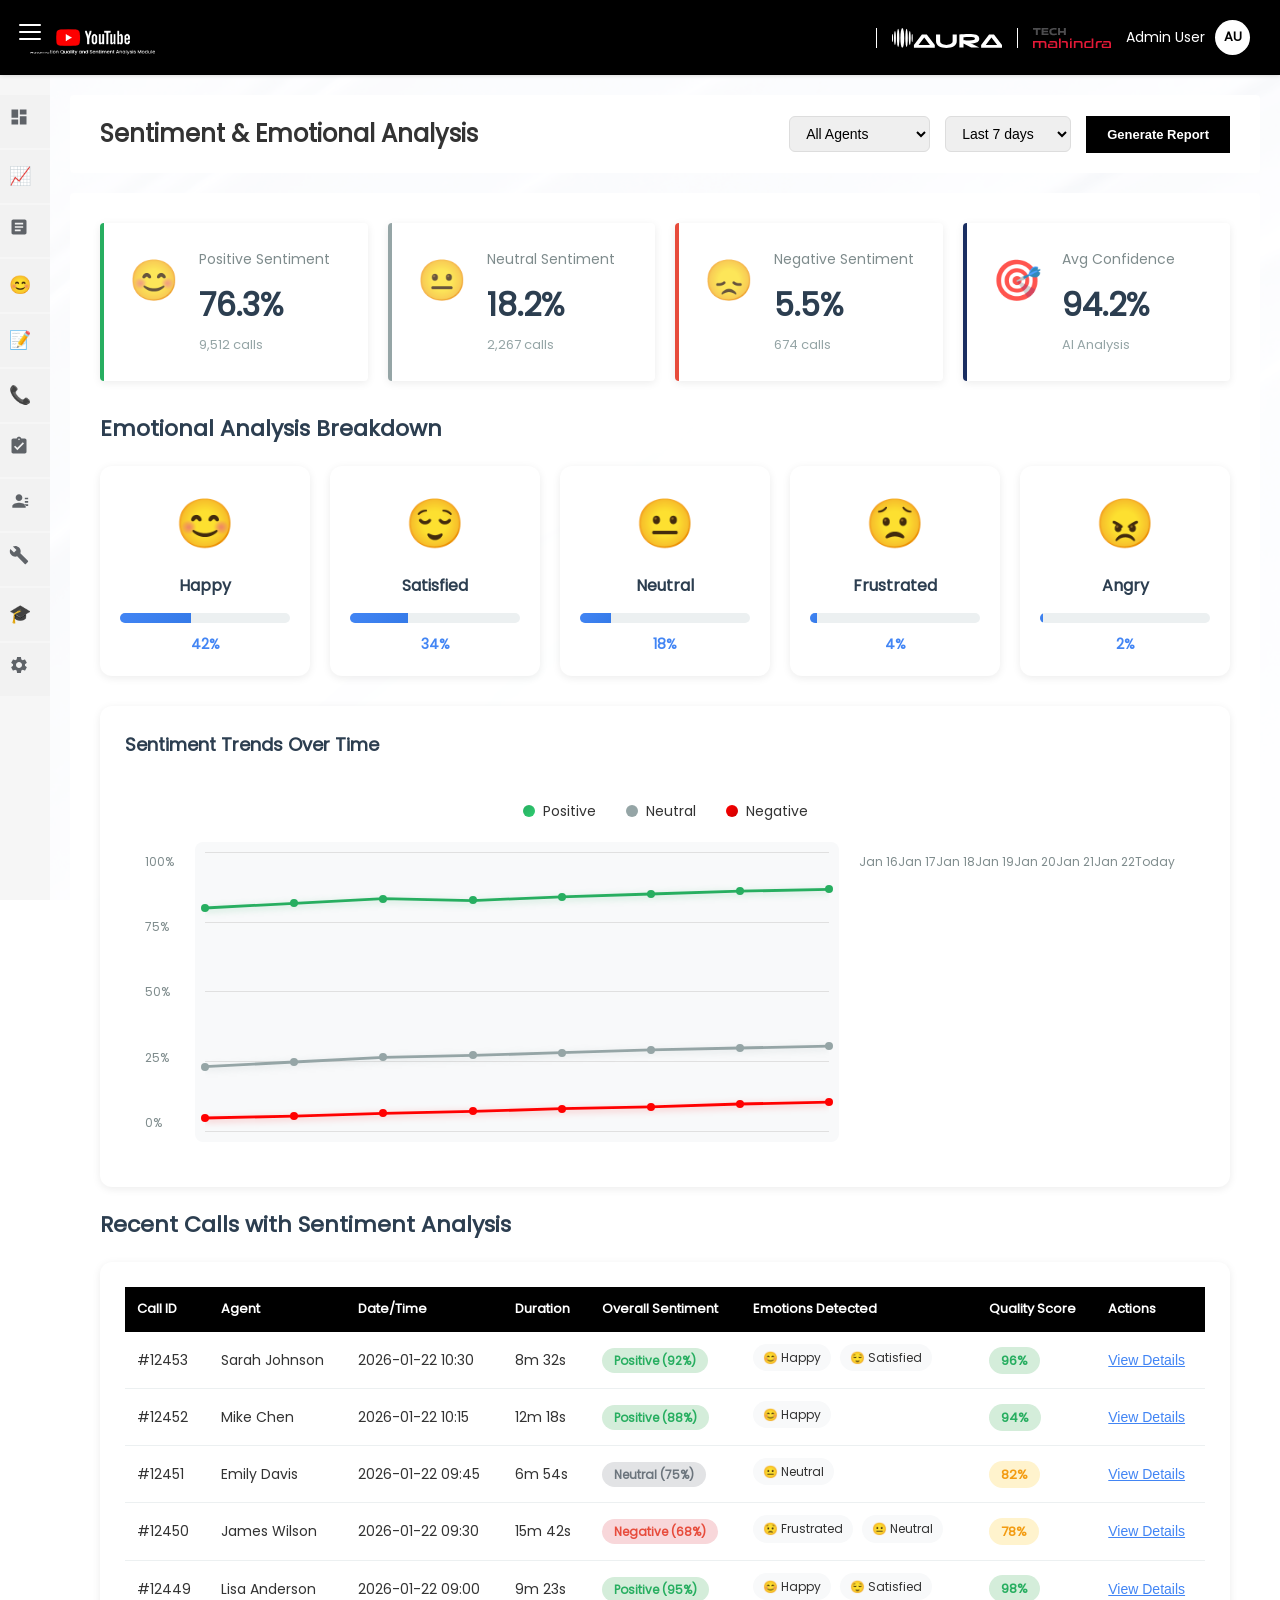
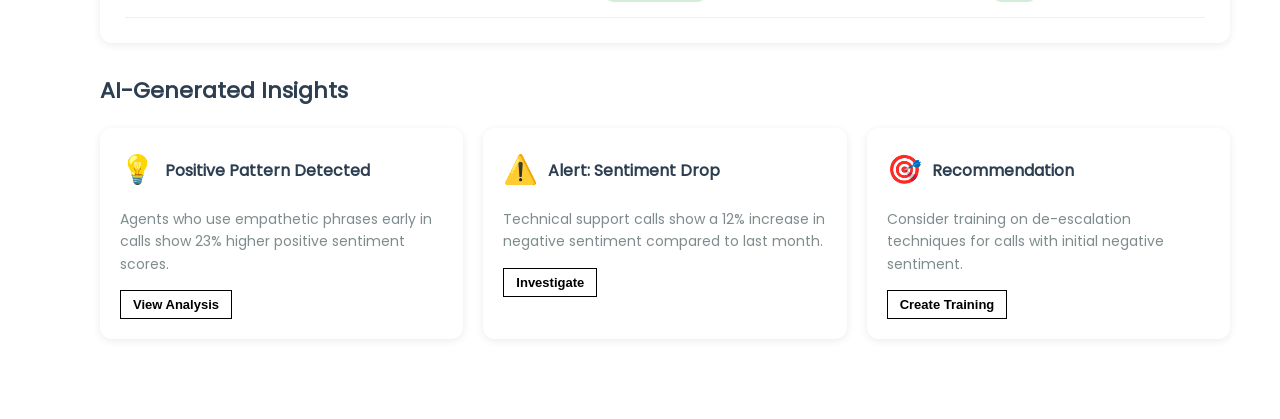
<file: sentiment-analysis.html>
<!DOCTYPE html>
<html lang="en">
<head>
    <meta charset="UTF-8">
    <meta name="viewport" content="width=device-width, initial-scale=1.0">
    <title>Sentiment & Emotional Analysis - QA Analytics</title>
    <link rel="stylesheet" href="css/styles.css">
</head>
<body>
    <!-- Hamburger Menu Button -->
    <button class="hamburger-menu" onclick="toggleSidebar()" aria-label="Toggle Menu">
        <span></span>
        <span></span>
        <span></span>
    </button>

    <div class="container">
        <!-- Sidebar Navigation -->
        <aside class="sidebar" id="sidebar">
<nav class="nav-menu">
                <a href="index.html" class="nav-item" title="Dashboard">
                    <span class="icon">
                        <svg xmlns="http://www.w3.org/2000/svg" viewBox="0 0 24 24"><path fill="currentColor" d="M3 13h8V3H3v10zm0 8h8v-6H3v6zm10 0h8V11h-8v10zm0-18v6h8V3h-8z"/></svg>
                    </span>
                    <span>Dashboard</span>
                </a>
                <a href="dashboards.html" class="nav-item" title="Quality Dashboards">
                    <span class="icon">📈</span>
                    <span>Quality Dashboards</span>
                </a>
                <a href="qa-dashboard.html" class="nav-item" title="CSO Dashboard">
                    <span class="icon">
                        <svg xmlns="http://www.w3.org/2000/svg" viewBox="0 0 24 24"><path fill="currentColor" d="M19 3H5c-1.1 0-2 .9-2 2v14c0 1.1.9 2 2 2h14c1.1 0 2-.9 2-2V5c0-1.1-.9-2-2-2zm-5 14H7v-2h7v2zm3-4H7v-2h10v2zm0-4H7V7h10v2z"/></svg>
                    </span>
                    <span>QA Dashboard</span>
                </a>
                <a href="sentiment-analysis.html" class="nav-item" title="Sentiment Analysis active">
                    <span class="icon">😊</span>
                    <span>Sentiment Analysis</span>
                </a>
                <a href="form-designer.html" class="nav-item" title="Form Designer">
                    <span class="icon">📝</span>
                    <span>Form Designer</span>
                </a>
                <a href="call-audit.html" class="nav-item" title="Call Audit">
                    <span class="icon">📞</span>
                    <span>Call Audit</span>
                </a>
                <a href="my-bin-qa.html" class="nav-item" title="My Bin QA">
                    <span class="icon">
                        <svg xmlns="http://www.w3.org/2000/svg" viewBox="0 0 24 24"><path fill="currentColor" d="M19 3h-4.18C14.4 1.84 13.3 1 12 1c-1.3 0-2.4.84-2.82 2H5c-1.1 0-2 .9-2 2v14c0 1.1.9 2 2 2h14c1.1 0 2-.9 2-2V5c0-1.1-.9-2-2-2zm-7 0c.55 0 1 .45 1 1s-.45 1-1 1-1-.45-1-1 .45-1 1-1zm-2 14l-4-4 1.41-1.41L10 14.17l6.59-6.59L18 9l-8 8z"/></svg>
                    </span>
                    <span>My Bin QA</span>
                </a>
                <a href="hitl-dashboard.html" class="nav-item" title="HITL Dashboard">
                    <span class="icon">
                        <svg xmlns="http://www.w3.org/2000/svg" viewBox="0 0 24 24"><path fill="currentColor" d="M12 12c2.21 0 4-1.79 4-4s-1.79-4-4-4-4 1.79-4 4 1.79 4 4 4zm0 2c-2.67 0-8 1.34-8 4v2h16v-2c0-2.66-5.33-4-8-4zm7-6h4v2h-4zm0 4h4v2h-4zm0 4h4v2h-4z"/></svg>
                    </span>
                    <span>HITL Dashboard</span>
                </a>
                <a href="ai-audit-config.html" class="nav-item" title="AI Audit Config">
                    <span class="icon">
                        <svg xmlns="http://www.w3.org/2000/svg" viewBox="0 0 24 24"><path fill="currentColor" d="M22.7 19l-9.1-9.1c.9-2.3.4-5-1.5-6.9-2-2-5-2.4-7.4-1.3L9 6 6 9 1.6 4.7C.4 7.1.9 10.1 2.9 12.1c1.9 1.9 4.6 2.4 6.9 1.5l9.1 9.1c.4.4 1 .4 1.4 0l2.3-2.3c.5-.4.5-1.1.1-1.4z"/></svg>
                    </span>
                    <span>AI Audit Config</span>
                </a>
                <a href="tni-module.html" class="nav-item" title="TNI Module">
                    <span class="icon">🎓</span>
                    <span>TNI Module</span>
                </a>
                <a href="configuration.html" class="nav-item" title="Configuration">
                    <span class="icon">
                        <svg xmlns="http://www.w3.org/2000/svg" viewBox="0 0 24 24"><path fill="currentColor" d="M19.14 12.94c.04-.3.06-.61.06-.94 0-.32-.02-.64-.07-.94l2.03-1.58c.18-.14.23-.41.12-.61l-1.92-3.32c-.12-.22-.37-.29-.59-.22l-2.39.96c-.5-.38-1.03-.7-1.62-.94L14.4 2.81c-.04-.24-.24-.41-.48-.41h-3.84c-.24 0-.43.17-.47.41l-.36 2.54c-.59.24-1.13.57-1.62.94l-2.39-.96c-.22-.08-.47 0-.59.22L2.74 8.87c-.12.21-.08.47.12.61l2.03 1.58c-.05.3-.09.63-.09.94s.02.64.07.94l-2.03 1.58c-.18.14-.23.41-.12.61l1.92 3.32c.12.22.37.29.59.22l2.39-.96c.5.38 1.03.7 1.62.94l.36 2.54c.05.24.24.41.48.41h3.84c.24 0 .44-.17.47-.41l.36-2.54c.59-.24 1.13-.56 1.62-.94l2.39.96c.22.08.47 0 .59-.22l1.92-3.32c.12-.22.07-.47-.12-.61l-2.01-1.58zM12 15.6c-1.98 0-3.6-1.62-3.6-3.6s1.62-3.6 3.6-3.6 3.6 1.62 3.6 3.6-1.62 3.6-3.6 3.6z"/></svg>
                    </span>
                    <span>Configuration</span>
                </a>
            </nav>
        </aside>

        <!-- Main Content -->
        <main class="main-content">
            <header class="header">
                <div class="header-left">
                    <img src="images/logo-dark.png" alt="Logo" class="sys-logo">
                </div>
                <div class="header-right">
                    <img src="images/Aura_logo.svg" alt="Aura Logo" class="micro-logo">
                    <img src="images/techmlogo.svg" alt="Tech Logo" class="micro-logo">
                    <div class="user-profile">
                        <span>Admin User</span>
                        <div class="avatar">AU</div>
                    </div>
                </div>
            </header>

            <div class="page-header">
                <h1>Sentiment & Emotional Analysis</h1>
                <div class="page-header-actions">
                    <select class="filter-select">
                        <option>All Agents</option>
                        <option>Sarah Johnson</option>
                        <option>Mike Chen</option>
                        <option>Emily Davis</option>
                    </select>
                    <select class="filter-select">
                        <option>Last 7 days</option>
                        <option>Last 30 days</option>
                        <option>Last 90 days</option>
                    </select>
                    <button class="btn-primary">Generate Report</button>
                </div>
            </div>

            <div class="content">
                <!-- Sentiment Overview -->
                <div class="metrics-grid">
                    <div class="metric-card sentiment-positive">
                        <div class="metric-icon">😊</div>
                        <div class="metric-info">
                            <h3>Positive Sentiment</h3>
                            <div class="metric-value">76.3%</div>
                            <div class="metric-detail">9,512 calls</div>
                        </div>
                    </div>
                    <div class="metric-card sentiment-neutral">
                        <div class="metric-icon">😐</div>
                        <div class="metric-info">
                            <h3>Neutral Sentiment</h3>
                            <div class="metric-value">18.2%</div>
                            <div class="metric-detail">2,267 calls</div>
                        </div>
                    </div>
                    <div class="metric-card sentiment-negative">
                        <div class="metric-icon">😞</div>
                        <div class="metric-info">
                            <h3>Negative Sentiment</h3>
                            <div class="metric-value">5.5%</div>
                            <div class="metric-detail">674 calls</div>
                        </div>
                    </div>
                    <div class="metric-card">
                        <div class="metric-icon">🎯</div>
                        <div class="metric-info">
                            <h3>Avg Confidence</h3>
                            <div class="metric-value">94.2%</div>
                            <div class="metric-detail">AI Analysis</div>
                        </div>
                    </div>
                </div>

                <!-- Emotional Analysis -->
                <div class="section">
                    <h2>Emotional Analysis Breakdown</h2>
                    <div class="emotion-grid">
                        <div class="emotion-card">
                            <div class="emotion-icon">😊</div>
                            <h4>Happy</h4>
                            <div class="emotion-bar">
                                <div class="emotion-fill" style="width: 42%"></div>
                            </div>
                            <span class="emotion-percent">42%</span>
                        </div>
                        <div class="emotion-card">
                            <div class="emotion-icon">😌</div>
                            <h4>Satisfied</h4>
                            <div class="emotion-bar">
                                <div class="emotion-fill" style="width: 34%"></div>
                            </div>
                            <span class="emotion-percent">34%</span>
                        </div>
                        <div class="emotion-card">
                            <div class="emotion-icon">😐</div>
                            <h4>Neutral</h4>
                            <div class="emotion-bar">
                                <div class="emotion-fill" style="width: 18%"></div>
                            </div>
                            <span class="emotion-percent">18%</span>
                        </div>
                        <div class="emotion-card">
                            <div class="emotion-icon">😟</div>
                            <h4>Frustrated</h4>
                            <div class="emotion-bar">
                                <div class="emotion-fill" style="width: 4%"></div>
                            </div>
                            <span class="emotion-percent">4%</span>
                        </div>
                        <div class="emotion-card">
                            <div class="emotion-icon">😠</div>
                            <h4>Angry</h4>
                            <div class="emotion-bar">
                                <div class="emotion-fill" style="width: 2%"></div>
                            </div>
                            <span class="emotion-percent">2%</span>
                        </div>
                    </div>
                </div>

                <!-- Sentiment Trends -->
                <div class="chart-card full-width">
                    <h3>Sentiment Trends Over Time</h3>
                    <div class="sentiment-trends-chart">
                        <div class="chart-legend">
                            <span class="legend-item"><span class="dot green"></span> Positive</span>
                            <span class="legend-item"><span class="dot gray"></span> Neutral</span>
                            <span class="legend-item"><span class="dot red"></span> Negative</span>
                        </div>
                        <div class="chart-container">
                            <div class="chart-y-axis">
                                <span>100%</span>
                                <span>75%</span>
                                <span>50%</span>
                                <span>25%</span>
                                <span>0%</span>
                            </div>
                            <div class="chart-area">
                                <div class="chart-grid">
                                    <div class="grid-line"></div>
                                    <div class="grid-line"></div>
                                    <div class="grid-line"></div>
                                    <div class="grid-line"></div>
                                    <div class="grid-line"></div>
                                </div>
                                <svg class="chart-svg" viewBox="0 0 700 300" preserveAspectRatio="none">
                                    <polyline class="line-positive" points="0,60 100,55 200,50 300,52 400,48 500,45 600,42 700,40"></polyline>
                                    <polyline class="line-neutral" points="0,230 100,225 200,220 300,218 400,215 500,212 600,210 700,208"></polyline>
                                    <polyline class="line-negative" points="0,285 100,283 200,280 300,278 400,275 500,273 600,270 700,268"></polyline>
                                </svg>
                                <div class="chart-points">
                                    <div class="point positive" style="left: 0%; bottom: 80%"></div>
                                    <div class="point positive" style="left: 14.3%; bottom: 81.7%"></div>
                                    <div class="point positive" style="left: 28.6%; bottom: 83.3%"></div>
                                    <div class="point positive" style="left: 42.9%; bottom: 82.7%"></div>
                                    <div class="point positive" style="left: 57.2%; bottom: 84%"></div>
                                    <div class="point positive" style="left: 71.5%; bottom: 85%"></div>
                                    <div class="point positive" style="left: 85.8%; bottom: 86%"></div>
                                    <div class="point positive" style="left: 100%; bottom: 86.7%"></div>
                                    
                                    <div class="point neutral" style="left: 0%; bottom: 23.3%"></div>
                                    <div class="point neutral" style="left: 14.3%; bottom: 25%"></div>
                                    <div class="point neutral" style="left: 28.6%; bottom: 26.7%"></div>
                                    <div class="point neutral" style="left: 42.9%; bottom: 27.3%"></div>
                                    <div class="point neutral" style="left: 57.2%; bottom: 28.3%"></div>
                                    <div class="point neutral" style="left: 71.5%; bottom: 29.3%"></div>
                                    <div class="point neutral" style="left: 85.8%; bottom: 30%"></div>
                                    <div class="point neutral" style="left: 100%; bottom: 30.7%"></div>
                                    
                                    <div class="point negative" style="left: 0%; bottom: 5%"></div>
                                    <div class="point negative" style="left: 14.3%; bottom: 5.7%"></div>
                                    <div class="point negative" style="left: 28.6%; bottom: 6.7%"></div>
                                    <div class="point negative" style="left: 42.9%; bottom: 7.3%"></div>
                                    <div class="point negative" style="left: 57.2%; bottom: 8.3%"></div>
                                    <div class="point negative" style="left: 71.5%; bottom: 9%"></div>
                                    <div class="point negative" style="left: 85.8%; bottom: 10%"></div>
                                    <div class="point negative" style="left: 100%; bottom: 10.7%"></div>
                                </div>
                            </div>
                            <div class="chart-x-axis">
                                <span>Jan 16</span>
                                <span>Jan 17</span>
                                <span>Jan 18</span>
                                <span>Jan 19</span>
                                <span>Jan 20</span>
                                <span>Jan 21</span>
                                <span>Jan 22</span>
                                <span>Today</span>
                            </div>
                        </div>
                    </div>
                </div>

                <!-- Call Details with Sentiment -->
                <div class="section">
                    <h2>Recent Calls with Sentiment Analysis</h2>
                    <div class="table-card">
                        <table class="data-table">
                            <thead>
                                <tr>
                                    <th>Call ID</th>
                                    <th>Agent</th>
                                    <th>Date/Time</th>
                                    <th>Duration</th>
                                    <th>Overall Sentiment</th>
                                    <th>Emotions Detected</th>
                                    <th>Quality Score</th>
                                    <th>Actions</th>
                                </tr>
                            </thead>
                            <tbody>
                                <tr>
                                    <td>#12453</td>
                                    <td>Sarah Johnson</td>
                                    <td>2026-01-22 10:30</td>
                                    <td>8m 32s</td>
                                    <td><span class="sentiment-badge positive">Positive (92%)</span></td>
                                    <td>
                                        <span class="emotion-tag">😊 Happy</span>
                                        <span class="emotion-tag">😌 Satisfied</span>
                                    </td>
                                    <td><span class="score-badge high">96%</span></td>
                                    <td><button class="btn-link view-details-btn" 
                                        data-call-id="12453"
                                        data-agent="Sarah Johnson"
                                        data-datetime="2026-01-22 10:30"
                                        data-duration="8m 32s"
                                        data-sentiment="Positive"
                                        data-sentiment-score="92%"
                                        data-quality-score="96%">View Details</button></td>
                                </tr>
                                <tr>
                                    <td>#12452</td>
                                    <td>Mike Chen</td>
                                    <td>2026-01-22 10:15</td>
                                    <td>12m 18s</td>
                                    <td><span class="sentiment-badge positive">Positive (88%)</span></td>
                                    <td>
                                        <span class="emotion-tag">😊 Happy</span>
                                    </td>
                                    <td><span class="score-badge high">94%</span></td>
                                    <td><button class="btn-link view-details-btn"
                                        data-call-id="12452"
                                        data-agent="Mike Chen"
                                        data-datetime="2026-01-22 10:15"
                                        data-duration="12m 18s"
                                        data-sentiment="Positive"
                                        data-sentiment-score="88%"
                                        data-quality-score="94%">View Details</button></td>
                                </tr>
                                <tr>
                                    <td>#12451</td>
                                    <td>Emily Davis</td>
                                    <td>2026-01-22 09:45</td>
                                    <td>6m 54s</td>
                                    <td><span class="sentiment-badge neutral">Neutral (75%)</span></td>
                                    <td>
                                        <span class="emotion-tag">😐 Neutral</span>
                                    </td>
                                    <td><span class="score-badge medium">82%</span></td>
                                    <td><button class="btn-link view-details-btn"
                                        data-call-id="12451"
                                        data-agent="Emily Davis"
                                        data-datetime="2026-01-22 09:45"
                                        data-duration="6m 54s"
                                        data-sentiment="Neutral"
                                        data-sentiment-score="75%"
                                        data-quality-score="82%">View Details</button></td>
                                </tr>
                                <tr>
                                    <td>#12450</td>
                                    <td>James Wilson</td>
                                    <td>2026-01-22 09:30</td>
                                    <td>15m 42s</td>
                                    <td><span class="sentiment-badge negative">Negative (68%)</span></td>
                                    <td>
                                        <span class="emotion-tag">😟 Frustrated</span>
                                        <span class="emotion-tag">😐 Neutral</span>
                                    </td>
                                    <td><span class="score-badge medium">78%</span></td>
                                    <td><button class="btn-link view-details-btn"
                                        data-call-id="12450"
                                        data-agent="James Wilson"
                                        data-datetime="2026-01-22 09:30"
                                        data-duration="15m 42s"
                                        data-sentiment="Negative"
                                        data-sentiment-score="68%"
                                        data-quality-score="78%">View Details</button></td>
                                </tr>
                                <tr>
                                    <td>#12449</td>
                                    <td>Lisa Anderson</td>
                                    <td>2026-01-22 09:00</td>
                                    <td>9m 23s</td>
                                    <td><span class="sentiment-badge positive">Positive (95%)</span></td>
                                    <td>
                                        <span class="emotion-tag">😊 Happy</span>
                                        <span class="emotion-tag">😌 Satisfied</span>
                                    </td>
                                    <td><span class="score-badge high">98%</span></td>
                                    <td><button class="btn-link view-details-btn"
                                        data-call-id="12449"
                                        data-agent="Lisa Anderson"
                                        data-datetime="2026-01-22 09:00"
                                        data-duration="9m 23s"
                                        data-sentiment="Positive"
                                        data-sentiment-score="95%"
                                        data-quality-score="98%">View Details</button></td>
                                </tr>
                            </tbody>
                        </table>
                    </div>
                </div>

                <!-- Insights and Recommendations -->
                <div class="section">
                    <h2>AI-Generated Insights</h2>
                    <div class="insights-grid">
                        <div class="insight-card">
                            <div class="insight-header">
                                <span class="insight-icon">💡</span>
                                <h4>Positive Pattern Detected</h4>
                            </div>
                            <p>Agents who use empathetic phrases early in calls show 23% higher positive sentiment scores.</p>
                            <button class="btn-secondary btn-sm" id="viewAnalysisBtn">View Analysis</button>
                        </div>
                        <div class="insight-card">
                            <div class="insight-header">
                                <span class="insight-icon">⚠️</span>
                                <h4>Alert: Sentiment Drop</h4>
                            </div>
                            <p>Technical support calls show a 12% increase in negative sentiment compared to last month.</p>
                            <button class="btn-secondary btn-sm" id="investigateBtn">Investigate</button>
                        </div>
                        <div class="insight-card">
                            <div class="insight-header">
                                <span class="insight-icon">🎯</span>
                                <h4>Recommendation</h4>
                            </div>
                            <p>Consider training on de-escalation techniques for calls with initial negative sentiment.</p>
                            <button class="btn-secondary btn-sm" id="createTrainingBtn">Create Training</button>
                        </div>
                    </div>
                </div>
            </div>
        </main>
    </div>

    <!-- Call Details Modal -->
    <div class="modal" id="callDetailsModal">
        <div class="modal-content">
            <div class="modal-header">
                <h2>Call Details - <span id="callId">#12453</span></h2>
                <button class="modal-close" data-modal="callDetailsModal">&times;</button>
            </div>
            <div class="modal-body">
                <div class="call-info-grid">
                    <div class="info-item">
                        <strong>Agent:</strong> <span id="callAgent">Sarah Johnson</span>
                    </div>
                    <div class="info-item">
                        <strong>Date/Time:</strong> <span id="callDateTime">2026-01-22 10:30</span>
                    </div>
                    <div class="info-item">
                        <strong>Duration:</strong> <span id="callDuration">8m 32s</span>
                    </div>
                    <div class="info-item">
                        <strong>Sentiment:</strong> <span id="callSentiment" class="sentiment-badge positive">Positive (92%)</span>
                    </div>
                    <div class="info-item">
                        <strong>Quality Score:</strong> <span id="callScore" class="score-badge high">96%</span>
                    </div>
                </div>

                <h3 style="margin-top: 30px; margin-bottom: 15px;">Call Transcript with Sentiment</h3>
                <div class="transcript-timeline">
                    <div class="transcript-segment sentiment-positive">
                        <div class="segment-time">00:00</div>
                        <div class="segment-content">
                            <strong>Agent:</strong> Good morning! Thank you for calling TechSupport. My name is Sarah. How can I help you today?
                            <span class="sentiment-indicator positive">😊 Positive</span>
                        </div>
                    </div>
                    <div class="transcript-segment sentiment-neutral">
                        <div class="segment-time">00:12</div>
                        <div class="segment-content">
                            <strong>Customer:</strong> Hi, I'm having issues with my account login.
                            <span class="sentiment-indicator neutral">😐 Neutral</span>
                        </div>
                    </div>
                    <div class="transcript-segment sentiment-positive">
                        <div class="segment-time">00:18</div>
                        <div class="segment-content">
                            <strong>Agent:</strong> I understand how frustrating that can be. Let me help you resolve this right away.
                            <span class="sentiment-indicator positive">😊 Positive</span>
                        </div>
                    </div>
                    <div class="transcript-segment sentiment-positive">
                        <div class="segment-time">00:35</div>
                        <div class="segment-content">
                            <strong>Customer:</strong> Thank you, I really appreciate your help.
                            <span class="sentiment-indicator positive">😊 Positive</span>
                        </div>
                    </div>
                </div>

                <h3 style="margin-top: 30px; margin-bottom: 15px;">Emotion Timeline</h3>
                <div class="emotion-timeline">
                    <div class="timeline-bar">
                        <div class="timeline-segment" style="width: 25%; background: linear-gradient(135deg, #27ae60, #2ecc71);" title="Happy - 25%"></div>
                        <div class="timeline-segment" style="width: 50%; background: linear-gradient(135deg, #27ae60, #2ecc71);" title="Satisfied - 50%"></div>
                        <div class="timeline-segment" style="width: 15%; background: #95a5a6;" title="Neutral - 15%"></div>
                        <div class="timeline-segment" style="width: 10%; background: linear-gradient(135deg, #27ae60, #2ecc71);" title="Happy - 10%"></div>
                    </div>
                    <div class="timeline-labels">
                        <span>Start</span>
                        <span>Middle</span>
                        <span>End</span>
                    </div>
                </div>

                <h3 style="margin-top: 30px; margin-bottom: 15px;">Key Moments Detected</h3>
                <div class="key-moments">
                    <div class="moment-card positive">
                        <div class="moment-time">00:18</div>
                        <div class="moment-type">Empathy Expression</div>
                        <div class="moment-text">"I understand how frustrating that can be"</div>
                        <div class="moment-impact">+15% sentiment boost</div>
                    </div>
                    <div class="moment-card positive">
                        <div class="moment-time">02:45</div>
                        <div class="moment-type">Problem Resolution</div>
                        <div class="moment-text">Successfully reset customer password</div>
                        <div class="moment-impact">+25% sentiment boost</div>
                    </div>
                    <div class="moment-card positive">
                        <div class="moment-time">07:30</div>
                        <div class="moment-type">Follow-up Offer</div>
                        <div class="moment-text">"Is there anything else I can help you with?"</div>
                        <div class="moment-impact">+10% sentiment boost</div>
                    </div>
                </div>

                <h3 style="margin-top: 30px; margin-bottom: 15px;">Sentiment Score Breakdown</h3>
                <div class="score-breakdown">
                    <div class="breakdown-item">
                        <div class="breakdown-label">Positive Interactions</div>
                        <div class="breakdown-bar">
                            <div class="breakdown-fill positive" style="width: 92%">92%</div>
                        </div>
                    </div>
                    <div class="breakdown-item">
                        <div class="breakdown-label">Neutral Interactions</div>
                        <div class="breakdown-bar">
                            <div class="breakdown-fill neutral" style="width: 8%">8%</div>
                        </div>
                    </div>
                    <div class="breakdown-item">
                        <div class="breakdown-label">Negative Interactions</div>
                        <div class="breakdown-bar">
                            <div class="breakdown-fill negative" style="width: 0%">0%</div>
                        </div>
                    </div>
                </div>
            </div>
            <div class="modal-footer">
                <button class="btn-secondary close-modal-btn" data-modal="callDetailsModal">Close</button>
                <button class="btn-primary">Download Report</button>
            </div>
        </div>
    </div>

    <!-- Analysis Modal -->
    <div class="modal" id="analysisModal">
        <div class="modal-content">
            <div class="modal-header">
                <h2>Sentiment Pattern Analysis</h2>
                <button class="modal-close" data-modal="analysisModal">&times;</button>
            </div>
            <div class="modal-body">
                <h3 style="margin-bottom: 20px;">Empathy Phrases Effectiveness</h3>
                <div class="effectiveness-chart">
                    <div class="effectiveness-row">
                        <div class="phrase-label">"I understand..."</div>
                        <div class="effectiveness-bar">
                            <div class="effectiveness-fill" style="width: 85%; background: linear-gradient(135deg, #27ae60, #2ecc71);">
                                <span>+23% sentiment boost</span>
                            </div>
                        </div>
                    </div>
                    <div class="effectiveness-row">
                        <div class="phrase-label">"I'm sorry to hear..."</div>
                        <div class="effectiveness-bar">
                            <div class="effectiveness-fill" style="width: 78%; background: linear-gradient(135deg, #27ae60, #2ecc71);">
                                <span>+19% sentiment boost</span>
                            </div>
                        </div>
                    </div>
                    <div class="effectiveness-row">
                        <div class="phrase-label">"Let me help you..."</div>
                        <div class="effectiveness-bar">
                            <div class="effectiveness-fill" style="width: 92%; background: linear-gradient(135deg, #27ae60, #2ecc71);">
                                <span>+27% sentiment boost</span>
                            </div>
                        </div>
                    </div>
                    <div class="effectiveness-row">
                        <div class="phrase-label">"I appreciate your patience"</div>
                        <div class="effectiveness-bar">
                            <div class="effectiveness-fill" style="width: 70%; background: linear-gradient(135deg, #27ae60, #2ecc71);">
                                <span>+15% sentiment boost</span>
                            </div>
                        </div>
                    </div>
                </div>

                <h3 style="margin-top: 40px; margin-bottom: 20px;">Call Opening Sentiment Impact</h3>
                <div class="opening-impact">
                    <div class="impact-comparison">
                        <div class="impact-card">
                            <div class="impact-type">Positive Opening</div>
                            <div class="impact-value">89%</div>
                            <div class="impact-label">Avg Final Sentiment</div>
                        </div>
                        <div class="impact-arrow">→</div>
                        <div class="impact-card">
                            <div class="impact-type">Neutral Opening</div>
                            <div class="impact-value">72%</div>
                            <div class="impact-label">Avg Final Sentiment</div>
                        </div>
                        <div class="impact-arrow">→</div>
                        <div class="impact-card">
                            <div class="impact-type">Negative Opening</div>
                            <div class="impact-value">58%</div>
                            <div class="impact-label">Avg Final Sentiment</div>
                        </div>
                    </div>
                </div>

                <h3 style="margin-top: 40px; margin-bottom: 20px;">Response Time Correlation</h3>
                <div class="correlation-grid">
                    <div class="correlation-item">
                        <div class="correlation-header">
                            <div class="correlation-icon">⚡</div>
                            <div class="correlation-title">Fast Response (&lt;30s)</div>
                        </div>
                        <div class="correlation-stat">92% Positive</div>
                        <div class="correlation-detail">Average sentiment score</div>
                    </div>
                    <div class="correlation-item">
                        <div class="correlation-header">
                            <div class="correlation-icon">⏱️</div>
                            <div class="correlation-title">Medium Response (30-60s)</div>
                        </div>
                        <div class="correlation-stat">78% Positive</div>
                        <div class="correlation-detail">Average sentiment score</div>
                    </div>
                    <div class="correlation-item">
                        <div class="correlation-header">
                            <div class="correlation-icon">⏳</div>
                            <div class="correlation-title">Slow Response (&gt;60s)</div>
                        </div>
                        <div class="correlation-stat">62% Positive</div>
                        <div class="correlation-detail">Average sentiment score</div>
                    </div>
                </div>
            </div>
            <div class="modal-footer">
                <button class="btn-secondary close-modal-btn" data-modal="analysisModal">Close</button>
                <button class="btn-primary">Export Analysis</button>
            </div>
        </div>
    </div>

    <!-- Investigate Modal -->
    <div class="modal" id="investigateModal">
        <div class="modal-content">
            <div class="modal-header">
                <h2>Technical Support Sentiment Investigation</h2>
                <button class="modal-close" data-modal="investigateModal">&times;</button>
            </div>
            <div class="modal-body">
                <h3 style="margin-bottom: 20px;">Sentiment Comparison: Current vs Previous Month</h3>
                <div class="comparison-chart">
                    <div class="comparison-bars">
                        <div class="comparison-group">
                            <div class="comparison-label">Positive Sentiment</div>
                            <div class="bar-container">
                                <div class="bar-row">
                                    <span class="bar-month">This Month</span>
                                    <div class="bar-wrapper">
                                        <div class="bar green" style="width: 68%;">68%</div>
                                    </div>
                                </div>
                                <div class="bar-row">
                                    <span class="bar-month">Last Month</span>
                                    <div class="bar-wrapper">
                                        <div class="bar green" style="width: 76%;">76%</div>
                                    </div>
                                </div>
                            </div>
                            <div class="comparison-change negative">-8% ▼</div>
                        </div>
                        <div class="comparison-group">
                            <div class="comparison-label">Neutral Sentiment</div>
                            <div class="bar-container">
                                <div class="bar-row">
                                    <span class="bar-month">This Month</span>
                                    <div class="bar-wrapper">
                                        <div class="bar gray" style="width: 20%;">20%</div>
                                    </div>
                                </div>
                                <div class="bar-row">
                                    <span class="bar-month">Last Month</span>
                                    <div class="bar-wrapper">
                                        <div class="bar gray" style="width: 18%;">18%</div>
                                    </div>
                                </div>
                            </div>
                            <div class="comparison-change neutral">+2%</div>
                        </div>
                        <div class="comparison-group">
                            <div class="comparison-label">Negative Sentiment</div>
                            <div class="bar-container">
                                <div class="bar-row">
                                    <span class="bar-month">This Month</span>
                                    <div class="bar-wrapper">
                                        <div class="bar red-gradient" style="width: 12%;">12%</div>
                                    </div>
                                </div>
                                <div class="bar-row">
                                    <span class="bar-month">Last Month</span>
                                    <div class="bar-wrapper">
                                        <div class="bar red-gradient" style="width: 6%;">6%</div>
                                    </div>
                                </div>
                            </div>
                            <div class="comparison-change negative">+6% ▲</div>
                        </div>
                    </div>
                </div>

                <h3 style="margin-top: 40px; margin-bottom: 20px;">Top Negative Triggers</h3>
                <div class="triggers-list">
                    <div class="trigger-item">
                        <div class="trigger-rank">1</div>
                        <div class="trigger-content">
                            <div class="trigger-title">Long Wait Times</div>
                            <div class="trigger-detail">Average wait: 8m 23s | Impact: -32% sentiment</div>
                        </div>
                        <div class="trigger-count">247 occurrences</div>
                    </div>
                    <div class="trigger-item">
                        <div class="trigger-rank">2</div>
                        <div class="trigger-content">
                            <div class="trigger-title">Multiple Transfers</div>
                            <div class="trigger-detail">Average transfers: 2.3 | Impact: -28% sentiment</div>
                        </div>
                        <div class="trigger-count">189 occurrences</div>
                    </div>
                    <div class="trigger-item">
                        <div class="trigger-rank">3</div>
                        <div class="trigger-content">
                            <div class="trigger-title">Unresolved Issues</div>
                            <div class="trigger-detail">Resolution rate: 67% | Impact: -45% sentiment</div>
                        </div>
                        <div class="trigger-count">156 occurrences</div>
                    </div>
                    <div class="trigger-item">
                        <div class="trigger-rank">4</div>
                        <div class="trigger-content">
                            <div class="trigger-title">Technical Jargon</div>
                            <div class="trigger-detail">Customer confusion detected | Impact: -18% sentiment</div>
                        </div>
                        <div class="trigger-count">134 occurrences</div>
                    </div>
                </div>

                <h3 style="margin-top: 40px; margin-bottom: 20px;">Agent Performance Breakdown</h3>
                <div class="agent-performance">
                    <div class="performance-table">
                        <div class="performance-header">
                            <div>Agent</div>
                            <div>Calls</div>
                            <div>Avg Sentiment</div>
                            <div>Trend</div>
                        </div>
                        <div class="performance-row">
                            <div class="agent-name">Sarah Johnson</div>
                            <div>156</div>
                            <div><span class="score-badge high">82%</span></div>
                            <div class="trend positive">+5%</div>
                        </div>
                        <div class="performance-row">
                            <div class="agent-name">Mike Chen</div>
                            <div>143</div>
                            <div><span class="score-badge medium">74%</span></div>
                            <div class="trend negative">-8%</div>
                        </div>
                        <div class="performance-row">
                            <div class="agent-name">Emily Davis</div>
                            <div>167</div>
                            <div><span class="score-badge medium">71%</span></div>
                            <div class="trend negative">-12%</div>
                        </div>
                        <div class="performance-row">
                            <div class="agent-name">James Wilson</div>
                            <div>134</div>
                            <div><span class="score-badge low">65%</span></div>
                            <div class="trend negative">-15%</div>
                        </div>
                    </div>
                </div>
            </div>
            <div class="modal-footer">
                <button class="btn-secondary close-modal-btn" data-modal="investigateModal">Close</button>
                <button class="btn-primary">Generate Action Plan</button>
            </div>
        </div>
    </div>

    <!-- Training Modal -->
    <div class="modal" id="trainingModal">
        <div class="modal-content">
            <div class="modal-header">
                <h2>Create Training Plan</h2>
                <button class="modal-close" data-modal="trainingModal">&times;</button>
            </div>
            <div class="modal-body">
                <div class="training-form">
                    <h3 style="margin-bottom: 20px;">De-escalation Techniques Curriculum</h3>
                    
                    <div class="form-section">
                        <label class="form-label">Training Name</label>
                        <input type="text" class="form-input" value="De-escalation and Empathy Training Q1 2026" />
                    </div>

                    <div class="form-section">
                        <label class="form-label">Training Modules</label>
                        <div class="modules-list">
                            <label class="module-checkbox">
                                <input type="checkbox" checked />
                                <div class="module-info">
                                    <div class="module-name">Module 1: Active Listening Skills</div>
                                    <div class="module-duration">Duration: 2 hours | Format: Interactive</div>
                                </div>
                            </label>
                            <label class="module-checkbox">
                                <input type="checkbox" checked />
                                <div class="module-info">
                                    <div class="module-name">Module 2: Empathy Expression Techniques</div>
                                    <div class="module-duration">Duration: 1.5 hours | Format: Role-play</div>
                                </div>
                            </label>
                            <label class="module-checkbox">
                                <input type="checkbox" checked />
                                <div class="module-info">
                                    <div class="module-name">Module 3: Managing Frustrated Customers</div>
                                    <div class="module-duration">Duration: 2.5 hours | Format: Case Studies</div>
                                </div>
                            </label>
                            <label class="module-checkbox">
                                <input type="checkbox" />
                                <div class="module-info">
                                    <div class="module-name">Module 4: Conflict Resolution Strategies</div>
                                    <div class="module-duration">Duration: 2 hours | Format: Simulation</div>
                                </div>
                            </label>
                            <label class="module-checkbox">
                                <input type="checkbox" checked />
                                <div class="module-info">
                                    <div class="module-name">Module 5: Positive Language Patterns</div>
                                    <div class="module-duration">Duration: 1 hour | Format: Workshop</div>
                                </div>
                            </label>
                        </div>
                    </div>

                    <div class="form-section">
                        <label class="form-label">Target Agents</label>
                        <div class="agent-selection">
                            <label class="agent-checkbox">
                                <input type="checkbox" checked />
                                <span>Mike Chen</span>
                                <span class="agent-note">(Sentiment: 74%, Trend: -8%)</span>
                            </label>
                            <label class="agent-checkbox">
                                <input type="checkbox" checked />
                                <span>Emily Davis</span>
                                <span class="agent-note">(Sentiment: 71%, Trend: -12%)</span>
                            </label>
                            <label class="agent-checkbox">
                                <input type="checkbox" checked />
                                <span>James Wilson</span>
                                <span class="agent-note">(Sentiment: 65%, Trend: -15%)</span>
                            </label>
                            <label class="agent-checkbox">
                                <input type="checkbox" />
                                <span>Sarah Johnson</span>
                                <span class="agent-note">(Sentiment: 82%, Trend: +5%)</span>
                            </label>
                            <label class="agent-checkbox">
                                <input type="checkbox" />
                                <span>Lisa Anderson</span>
                                <span class="agent-note">(Sentiment: 88%, Trend: +3%)</span>
                            </label>
                        </div>
                    </div>

                    <div class="form-section">
                        <label class="form-label">Training Timeline</label>
                        <div class="timeline-grid">
                            <div class="timeline-input-group">
                                <label>Start Date</label>
                                <input type="date" class="form-input" value="2026-02-01" />
                            </div>
                            <div class="timeline-input-group">
                                <label>End Date</label>
                                <input type="date" class="form-input" value="2026-02-28" />
                            </div>
                            <div class="timeline-input-group">
                                <label>Sessions per Week</label>
                                <select class="form-input">
                                    <option>1 session</option>
                                    <option selected>2 sessions</option>
                                    <option>3 sessions</option>
                                </select>
                            </div>
                            <div class="timeline-input-group">
                                <label>Session Duration</label>
                                <select class="form-input">
                                    <option>1 hour</option>
                                    <option selected>2 hours</option>
                                    <option>3 hours</option>
                                </select>
                            </div>
                        </div>
                    </div>

                    <div class="form-section">
                        <label class="form-label">Success Metrics</label>
                        <div class="metrics-targets">
                            <div class="metric-target">
                                <span class="target-label">Target Sentiment Improvement:</span>
                                <span class="target-value">+15%</span>
                            </div>
                            <div class="metric-target">
                                <span class="target-label">Expected Completion Rate:</span>
                                <span class="target-value">95%</span>
                            </div>
                            <div class="metric-target">
                                <span class="target-label">Follow-up Assessment:</span>
                                <span class="target-value">30 days post-training</span>
                            </div>
                        </div>
                    </div>
                </div>
            </div>
            <div class="modal-footer">
                <button class="btn-secondary close-modal-btn" data-modal="trainingModal">Cancel</button>
                <button class="btn-primary">Create Training Plan</button>
            </div>
        </div>
    </div>

    <style>
        /* CSS Custom Properties for reusable gradients */
        :root {
            --gradient-positive: linear-gradient(135deg, #27ae60, #2ecc71);
            --gradient-negative: linear-gradient(135deg, #FF0000, #CC0000);
            --color-neutral: #95a5a6;
        }

        /* Chart Styles */
        .sentiment-trends-chart {
            padding: 20px;
        }

        .chart-legend {
            display: flex;
            justify-content: center;
            gap: 30px;
            margin-bottom: 20px;
        }

        .legend-item {
            display: flex;
            align-items: center;
            gap: 8px;
            font-size: 14px;
            font-weight: 500;
        }

        .dot {
            width: 12px;
            height: 12px;
            border-radius: 50%;
        }

        .dot.green {
            background: var(--gradient-positive);
        }

        .dot.gray {
            background: var(--color-neutral);
        }

        .dot.red {
            background: var(--gradient-negative);
        }

        .chart-container {
            display: flex;
            gap: 10px;
            align-items: stretch;
        }

        .chart-y-axis {
            display: flex;
            flex-direction: column;
            justify-content: space-between;
            padding: 10px 0;
            font-size: 12px;
            color: #7f8c8d;
            min-width: 40px;
        }

        .chart-area {
            flex: 1;
            position: relative;
            height: 300px;
            background: #f8f9fa;
            border-radius: 8px;
            padding: 10px;
        }

        .chart-grid {
            position: absolute;
            top: 10px;
            left: 10px;
            right: 10px;
            bottom: 10px;
            display: flex;
            flex-direction: column;
            justify-content: space-between;
        }

        .grid-line {
            height: 1px;
            background: #e0e0e0;
        }

        .chart-svg {
            position: absolute;
            top: 10px;
            left: 10px;
            right: 10px;
            bottom: 10px;
            width: calc(100% - 20px);
            height: calc(100% - 20px);
        }

        .line-positive {
            fill: none;
            stroke: #27ae60;
            stroke-width: 3;
            filter: drop-shadow(0 2px 4px rgba(39, 174, 96, 0.3));
        }

        .line-neutral {
            fill: none;
            stroke: #95a5a6;
            stroke-width: 3;
            filter: drop-shadow(0 2px 4px rgba(149, 165, 166, 0.3));
        }

        .line-negative {
            fill: none;
            stroke: #FF0000;
            stroke-width: 3;
            filter: drop-shadow(0 2px 4px rgba(255, 0, 0, 0.3));
        }

        .chart-points {
            position: absolute;
            top: 10px;
            left: 10px;
            right: 10px;
            bottom: 10px;
            pointer-events: none;
        }

        .point {
            position: absolute;
            width: 8px;
            height: 8px;
            border-radius: 50%;
            transform: translate(-50%, 50%);
            animation: pointPulse 2s ease-in-out infinite;
        }

        .point.positive {
            background: #27ae60;
            box-shadow: 0 0 0 0 rgba(39, 174, 96, 0.7);
        }

        .point.neutral {
            background: #95a5a6;
            box-shadow: 0 0 0 0 rgba(149, 165, 166, 0.7);
        }

        .point.negative {
            background: #FF0000;
            box-shadow: 0 0 0 0 rgba(255, 0, 0, 0.7);
        }

        @keyframes pointPulse {
            0%, 100% {
                box-shadow: 0 0 0 0 rgba(39, 174, 96, 0.7);
            }
            50% {
                box-shadow: 0 0 0 6px rgba(39, 174, 96, 0);
            }
        }

        .chart-x-axis {
            display: flex;
            justify-content: space-between;
            margin-top: 10px;
            padding: 0 10px;
            font-size: 12px;
            color: #7f8c8d;
        }

        /* Modal Specific Styles */
        .call-info-grid {
            display: grid;
            grid-template-columns: repeat(auto-fit, minmax(200px, 1fr));
            gap: 15px;
            background: #f8f9fa;
            padding: 20px;
            border-radius: 8px;
            margin-bottom: 20px;
        }

        .info-item {
            font-size: 14px;
        }

        .info-item strong {
            color: #2c3e50;
        }

        .transcript-timeline {
            background: #f8f9fa;
            border-radius: 8px;
            padding: 15px;
            max-height: 400px;
            overflow-y: auto;
        }

        .transcript-segment {
            background: white;
            border-left: 4px solid #95a5a6;
            padding: 12px;
            margin-bottom: 10px;
            border-radius: 4px;
            position: relative;
        }

        .transcript-segment.sentiment-positive {
            border-left-color: #27ae60;
        }

        .transcript-segment.sentiment-neutral {
            border-left-color: #95a5a6;
        }

        .transcript-segment.sentiment-negative {
            border-left-color: #FF0000;
        }

        .segment-time {
            font-size: 11px;
            color: #7f8c8d;
            margin-bottom: 5px;
        }

        .segment-content {
            font-size: 14px;
            line-height: 1.6;
        }

        .sentiment-indicator {
            display: inline-block;
            margin-left: 10px;
            padding: 2px 8px;
            border-radius: 12px;
            font-size: 11px;
            font-weight: 500;
        }

        .sentiment-indicator.positive {
            background: #d5f4e6;
            color: #27ae60;
        }

        .sentiment-indicator.neutral {
            background: #ecf0f1;
            color: #7f8c8d;
        }

        .sentiment-indicator.negative {
            background: #fadbd8;
            color: #e74c3c;
        }

        .emotion-timeline {
            background: #f8f9fa;
            border-radius: 8px;
            padding: 20px;
        }

        .timeline-bar {
            display: flex;
            height: 40px;
            border-radius: 8px;
            overflow: hidden;
            margin-bottom: 10px;
        }

        .timeline-segment {
            display: flex;
            align-items: center;
            justify-content: center;
            color: white;
            font-size: 12px;
            font-weight: 500;
            transition: all 0.3s ease;
        }

        .timeline-segment:hover {
            opacity: 0.8;
        }

        .timeline-labels {
            display: flex;
            justify-content: space-between;
            font-size: 12px;
            color: #7f8c8d;
            margin-top: 5px;
        }

        .key-moments {
            display: grid;
            gap: 15px;
        }

        .moment-card {
            background: #f8f9fa;
            border-radius: 8px;
            padding: 15px;
            border-left: 4px solid #27ae60;
        }

        .moment-card.positive {
            border-left-color: #27ae60;
        }

        .moment-time {
            font-size: 12px;
            color: #7f8c8d;
            margin-bottom: 5px;
        }

        .moment-type {
            font-weight: 600;
            color: #2c3e50;
            margin-bottom: 5px;
        }

        .moment-text {
            font-size: 14px;
            font-style: italic;
            color: #5a6c7d;
            margin-bottom: 8px;
        }

        .moment-impact {
            display: inline-block;
            background: #d5f4e6;
            color: #27ae60;
            padding: 4px 10px;
            border-radius: 12px;
            font-size: 12px;
            font-weight: 500;
        }

        .score-breakdown {
            display: grid;
            gap: 15px;
        }

        .breakdown-item {
            display: flex;
            flex-direction: column;
            gap: 8px;
        }

        .breakdown-label {
            font-size: 14px;
            font-weight: 500;
            color: #2c3e50;
        }

        .breakdown-bar {
            background: #ecf0f1;
            border-radius: 8px;
            height: 30px;
            position: relative;
            overflow: hidden;
        }

        .breakdown-fill {
            height: 100%;
            display: flex;
            align-items: center;
            justify-content: flex-end;
            padding-right: 10px;
            color: white;
            font-weight: 600;
            font-size: 13px;
            transition: width 0.5s ease;
        }

        .breakdown-fill.positive {
            background: var(--gradient-positive);
        }

        .breakdown-fill.neutral {
            background: var(--color-neutral);
        }

        .breakdown-fill.negative {
            background: var(--gradient-negative);
        }

        /* Analysis Modal Styles */
        .effectiveness-chart {
            display: grid;
            gap: 15px;
        }

        .effectiveness-row {
            display: grid;
            grid-template-columns: 200px 1fr;
            gap: 15px;
            align-items: center;
        }

        .phrase-label {
            font-size: 14px;
            font-weight: 500;
            color: #2c3e50;
        }

        .effectiveness-bar {
            background: #ecf0f1;
            border-radius: 8px;
            height: 35px;
            position: relative;
            overflow: hidden;
        }

        .effectiveness-fill {
            height: 100%;
            display: flex;
            align-items: center;
            justify-content: center;
            color: white;
            font-weight: 600;
            font-size: 12px;
            transition: width 0.5s ease;
        }

        .opening-impact {
            background: #f8f9fa;
            border-radius: 8px;
            padding: 30px;
        }

        .impact-comparison {
            display: flex;
            align-items: center;
            justify-content: space-around;
            gap: 20px;
        }

        .impact-card {
            flex: 1;
            background: white;
            border-radius: 8px;
            padding: 20px;
            text-align: center;
            box-shadow: 0 2px 8px rgba(0,0,0,0.1);
        }

        .impact-type {
            font-size: 13px;
            color: #7f8c8d;
            margin-bottom: 10px;
        }

        .impact-value {
            font-size: 32px;
            font-weight: 700;
            color: #2c3e50;
            margin-bottom: 5px;
        }

        .impact-label {
            font-size: 12px;
            color: #95a5a6;
        }

        .impact-arrow {
            font-size: 24px;
            color: #95a5a6;
        }

        .correlation-grid {
            display: grid;
            grid-template-columns: repeat(auto-fit, minmax(250px, 1fr));
            gap: 20px;
        }

        .correlation-item {
            background: #f8f9fa;
            border-radius: 8px;
            padding: 20px;
        }

        .correlation-header {
            display: flex;
            align-items: center;
            gap: 10px;
            margin-bottom: 15px;
        }

        .correlation-icon {
            font-size: 24px;
        }

        .correlation-title {
            font-size: 14px;
            font-weight: 600;
            color: #2c3e50;
        }

        .correlation-stat {
            font-size: 28px;
            font-weight: 700;
            color: #27ae60;
            margin-bottom: 5px;
        }

        .correlation-detail {
            font-size: 12px;
            color: #7f8c8d;
        }

        /* Investigate Modal Styles */
        .comparison-chart {
            background: #f8f9fa;
            border-radius: 8px;
            padding: 20px;
        }

        .comparison-bars {
            display: grid;
            gap: 30px;
        }

        .comparison-group {
            display: grid;
            gap: 10px;
        }

        .comparison-label {
            font-size: 14px;
            font-weight: 600;
            color: #2c3e50;
        }

        .bar-container {
            display: grid;
            gap: 8px;
        }

        .bar-row {
            display: grid;
            grid-template-columns: 100px 1fr;
            gap: 10px;
            align-items: center;
        }

        .bar-month {
            font-size: 13px;
            color: #7f8c8d;
        }

        .bar-wrapper {
            background: #e0e0e0;
            border-radius: 6px;
            height: 28px;
            overflow: hidden;
        }

        .bar {
            height: 100%;
            display: flex;
            align-items: center;
            justify-content: flex-end;
            padding-right: 10px;
            color: white;
            font-weight: 600;
            font-size: 12px;
            transition: width 0.5s ease;
        }

        .bar.green {
            background: var(--gradient-positive);
        }

        .bar.gray {
            background: var(--color-neutral);
        }

        .bar.red-gradient {
            background: var(--gradient-negative);
        }

        .comparison-change {
            font-size: 14px;
            font-weight: 600;
            text-align: right;
        }

        .comparison-change.positive {
            color: #27ae60;
        }

        .comparison-change.negative {
            color: #e74c3c;
        }

        .comparison-change.neutral {
            color: #95a5a6;
        }

        .triggers-list {
            display: grid;
            gap: 12px;
        }

        .trigger-item {
            display: grid;
            grid-template-columns: 40px 1fr auto;
            gap: 15px;
            align-items: center;
            background: #f8f9fa;
            border-radius: 8px;
            padding: 15px;
        }

        .trigger-rank {
            width: 40px;
            height: 40px;
            background: var(--gradient-negative);
            color: white;
            border-radius: 50%;
            display: flex;
            align-items: center;
            justify-content: center;
            font-weight: 700;
            font-size: 18px;
        }

        .trigger-content {
            flex: 1;
        }

        .trigger-title {
            font-size: 15px;
            font-weight: 600;
            color: #2c3e50;
            margin-bottom: 4px;
        }

        .trigger-detail {
            font-size: 12px;
            color: #7f8c8d;
        }

        .trigger-count {
            font-size: 13px;
            font-weight: 600;
            color: #e74c3c;
        }

        .agent-performance {
            background: #f8f9fa;
            border-radius: 8px;
            padding: 20px;
        }

        .performance-table {
            display: grid;
            gap: 10px;
        }

        .performance-header {
            display: grid;
            grid-template-columns: 2fr 1fr 1.5fr 1fr;
            gap: 15px;
            padding: 12px 15px;
            background: #2c3e50;
            color: white;
            border-radius: 6px;
            font-weight: 600;
            font-size: 13px;
        }

        .performance-row {
            display: grid;
            grid-template-columns: 2fr 1fr 1.5fr 1fr;
            gap: 15px;
            padding: 12px 15px;
            background: white;
            border-radius: 6px;
            align-items: center;
        }

        .agent-name {
            font-weight: 500;
            color: #2c3e50;
        }

        .trend {
            font-weight: 600;
            font-size: 13px;
        }

        .trend.positive {
            color: #27ae60;
        }

        .trend.negative {
            color: #e74c3c;
        }

        /* Training Modal Styles */
        .training-form {
            display: grid;
            gap: 25px;
        }

        .form-section {
            display: grid;
            gap: 10px;
        }

        .form-label {
            font-size: 14px;
            font-weight: 600;
            color: #2c3e50;
        }

        .form-input {
            padding: 10px 15px;
            border: 1px solid #ddd;
            border-radius: 6px;
            font-size: 14px;
            transition: border-color 0.3s ease;
        }

        .form-input:focus {
            outline: none;
            border-color: #3498db;
        }

        .modules-list {
            display: grid;
            gap: 10px;
            background: #f8f9fa;
            padding: 15px;
            border-radius: 8px;
        }

        .module-checkbox {
            display: flex;
            align-items: center;
            gap: 12px;
            padding: 12px;
            background: white;
            border-radius: 6px;
            cursor: pointer;
            transition: background 0.3s ease;
        }

        .module-checkbox:hover {
            background: #e8f4f8;
        }

        .module-checkbox input[type="checkbox"] {
            width: 18px;
            height: 18px;
            cursor: pointer;
        }

        .module-info {
            flex: 1;
        }

        .module-name {
            font-size: 14px;
            font-weight: 500;
            color: #2c3e50;
            margin-bottom: 3px;
        }

        .module-duration {
            font-size: 12px;
            color: #7f8c8d;
        }

        .agent-selection {
            display: grid;
            gap: 10px;
            background: #f8f9fa;
            padding: 15px;
            border-radius: 8px;
        }

        .agent-checkbox {
            display: flex;
            align-items: center;
            gap: 12px;
            padding: 10px;
            background: white;
            border-radius: 6px;
            cursor: pointer;
            transition: background 0.3s ease;
        }

        .agent-checkbox:hover {
            background: #e8f4f8;
        }

        .agent-checkbox input[type="checkbox"] {
            width: 18px;
            height: 18px;
            cursor: pointer;
        }

        .agent-note {
            margin-left: auto;
            font-size: 12px;
            color: #7f8c8d;
        }

        .timeline-grid {
            display: grid;
            grid-template-columns: repeat(auto-fit, minmax(200px, 1fr));
            gap: 15px;
        }

        .timeline-input-group {
            display: flex;
            flex-direction: column;
            gap: 8px;
        }

        .timeline-input-group label {
            font-size: 13px;
            color: #2c3e50;
            font-weight: 500;
        }

        .metrics-targets {
            display: grid;
            gap: 12px;
            background: #f8f9fa;
            padding: 20px;
            border-radius: 8px;
        }

        .metric-target {
            display: flex;
            justify-content: space-between;
            align-items: center;
            padding: 12px;
            background: white;
            border-radius: 6px;
        }

        .target-label {
            font-size: 14px;
            color: #2c3e50;
        }

        .target-value {
            font-size: 15px;
            font-weight: 600;
            color: #27ae60;
        }

        /* Modal Animation */
        @keyframes modalFadeIn {
            from {
                opacity: 0;
                transform: scale(0.9);
            }
            to {
                opacity: 1;
                transform: scale(1);
            }
        }

        .modal.active .modal-content {
            animation: modalFadeIn 0.3s ease;
        }
    </style>

    <script src="js/app.js"></script>

    <script>
        function toggleSidebar() {
            const sidebar = document.getElementById('sidebar');
            const hamburger = document.querySelector('.hamburger-menu');
            sidebar.classList.toggle('expanded');
            hamburger.classList.toggle('active');
        }

        // Call Details Modal Functions
        function openCallDetailsModal(callId, agent, dateTime, duration, sentiment, sentimentScore, qualityScore) {
            const modal = document.getElementById('callDetailsModal');
            document.getElementById('callId').textContent = '#' + callId;
            document.getElementById('callAgent').textContent = agent;
            document.getElementById('callDateTime').textContent = dateTime;
            document.getElementById('callDuration').textContent = duration;
            
            const sentimentBadge = document.getElementById('callSentiment');
            sentimentBadge.textContent = sentiment + ' (' + sentimentScore + ')';
            sentimentBadge.className = 'sentiment-badge ' + sentiment.toLowerCase();
            
            const scoreBadge = document.getElementById('callScore');
            scoreBadge.textContent = qualityScore;
            const scoreValue = parseInt(qualityScore, 10);
            if (scoreValue >= 90) {
                scoreBadge.className = 'score-badge high';
            } else if (scoreValue >= 75) {
                scoreBadge.className = 'score-badge medium';
            } else {
                scoreBadge.className = 'score-badge low';
            }
            
            modal.classList.add('active');
            modal.style.display = 'flex';
        }

        function closeCallDetailsModal() {
            const modal = document.getElementById('callDetailsModal');
            modal.classList.remove('active');
            setTimeout(() => {
                modal.style.display = 'none';
            }, 300);
        }

        // Analysis Modal Functions
        function openAnalysisModal() {
            const modal = document.getElementById('analysisModal');
            modal.classList.add('active');
            modal.style.display = 'flex';
        }

        function closeAnalysisModal() {
            const modal = document.getElementById('analysisModal');
            modal.classList.remove('active');
            setTimeout(() => {
                modal.style.display = 'none';
            }, 300);
        }

        // Investigate Modal Functions
        function openInvestigateModal() {
            const modal = document.getElementById('investigateModal');
            modal.classList.add('active');
            modal.style.display = 'flex';
        }

        function closeInvestigateModal() {
            const modal = document.getElementById('investigateModal');
            modal.classList.remove('active');
            setTimeout(() => {
                modal.style.display = 'none';
            }, 300);
        }

        // Training Modal Functions
        function openTrainingModal() {
            const modal = document.getElementById('trainingModal');
            modal.classList.add('active');
            modal.style.display = 'flex';
        }

        function closeTrainingModal() {
            const modal = document.getElementById('trainingModal');
            modal.classList.remove('active');
            setTimeout(() => {
                modal.style.display = 'none';
            }, 300);
        }

        // Event Listeners
        document.addEventListener('DOMContentLoaded', function() {
            // Add event listeners to View Details buttons
            document.querySelectorAll('.view-details-btn').forEach(button => {
                button.addEventListener('click', function() {
                    openCallDetailsModal(
                        this.dataset.callId,
                        this.dataset.agent,
                        this.dataset.datetime,
                        this.dataset.duration,
                        this.dataset.sentiment,
                        this.dataset.sentimentScore,
                        this.dataset.qualityScore
                    );
                });
            });

            // Add event listeners to insight buttons
            const viewAnalysisBtn = document.getElementById('viewAnalysisBtn');
            if (viewAnalysisBtn) {
                viewAnalysisBtn.addEventListener('click', openAnalysisModal);
            }

            const investigateBtn = document.getElementById('investigateBtn');
            if (investigateBtn) {
                investigateBtn.addEventListener('click', openInvestigateModal);
            }

            const createTrainingBtn = document.getElementById('createTrainingBtn');
            if (createTrainingBtn) {
                createTrainingBtn.addEventListener('click', openTrainingModal);
            }

            // Modal close functions mapping
            const closeFunctions = {
                'callDetailsModal': closeCallDetailsModal,
                'analysisModal': closeAnalysisModal,
                'investigateModal': closeInvestigateModal,
                'trainingModal': closeTrainingModal
            };

            // Add event listeners to all modal close buttons
            document.querySelectorAll('.modal-close, .close-modal-btn').forEach(button => {
                button.addEventListener('click', function() {
                    const modalId = this.dataset.modal;
                    if (modalId && closeFunctions[modalId]) {
                        closeFunctions[modalId]();
                    }
                });
            });

            // Close modals on background click
            const modals = ['callDetailsModal', 'analysisModal', 'investigateModal', 'trainingModal'];
            modals.forEach(modalId => {
                const modal = document.getElementById(modalId);
                if (modal) {
                    modal.addEventListener('click', function(e) {
                        if (e.target === this && closeFunctions[modalId]) {
                            closeFunctions[modalId]();
                        }
                    });
                }
            });
        });
    </script>
</body>
</html>
</file>
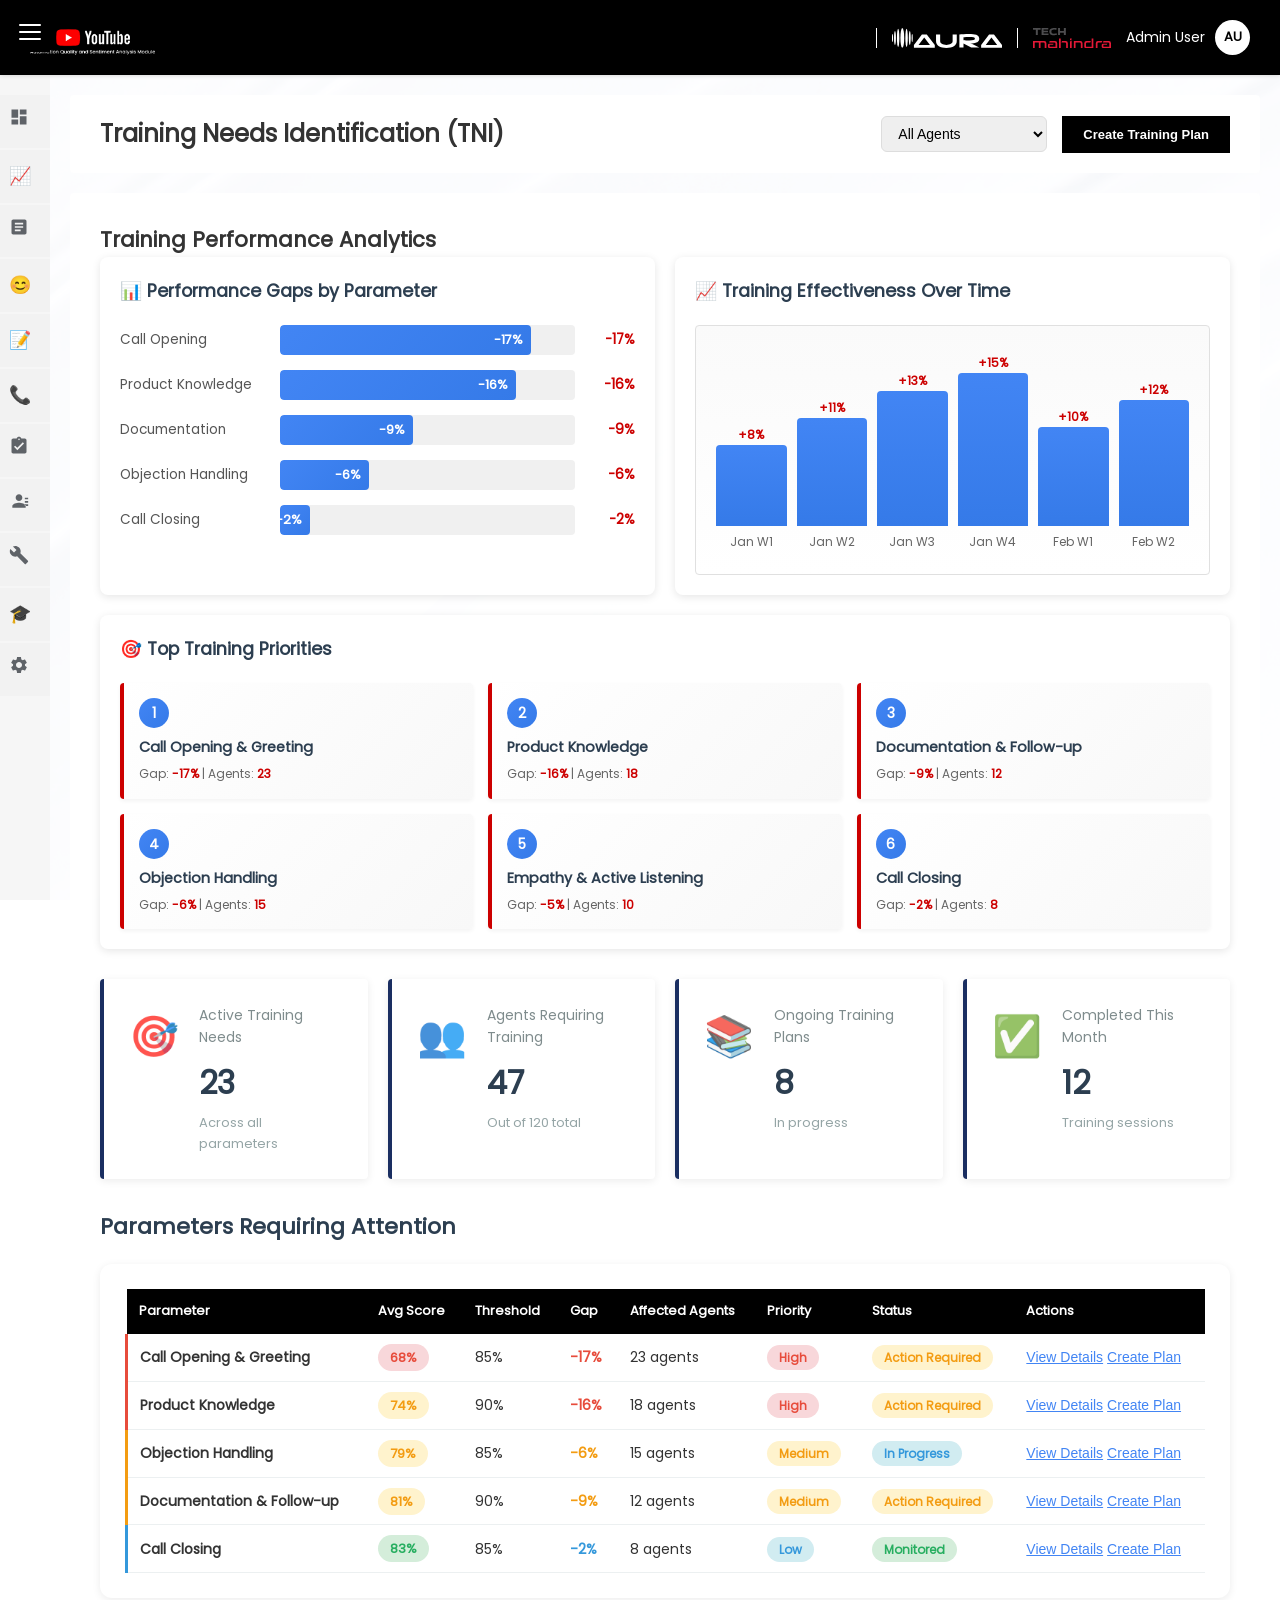
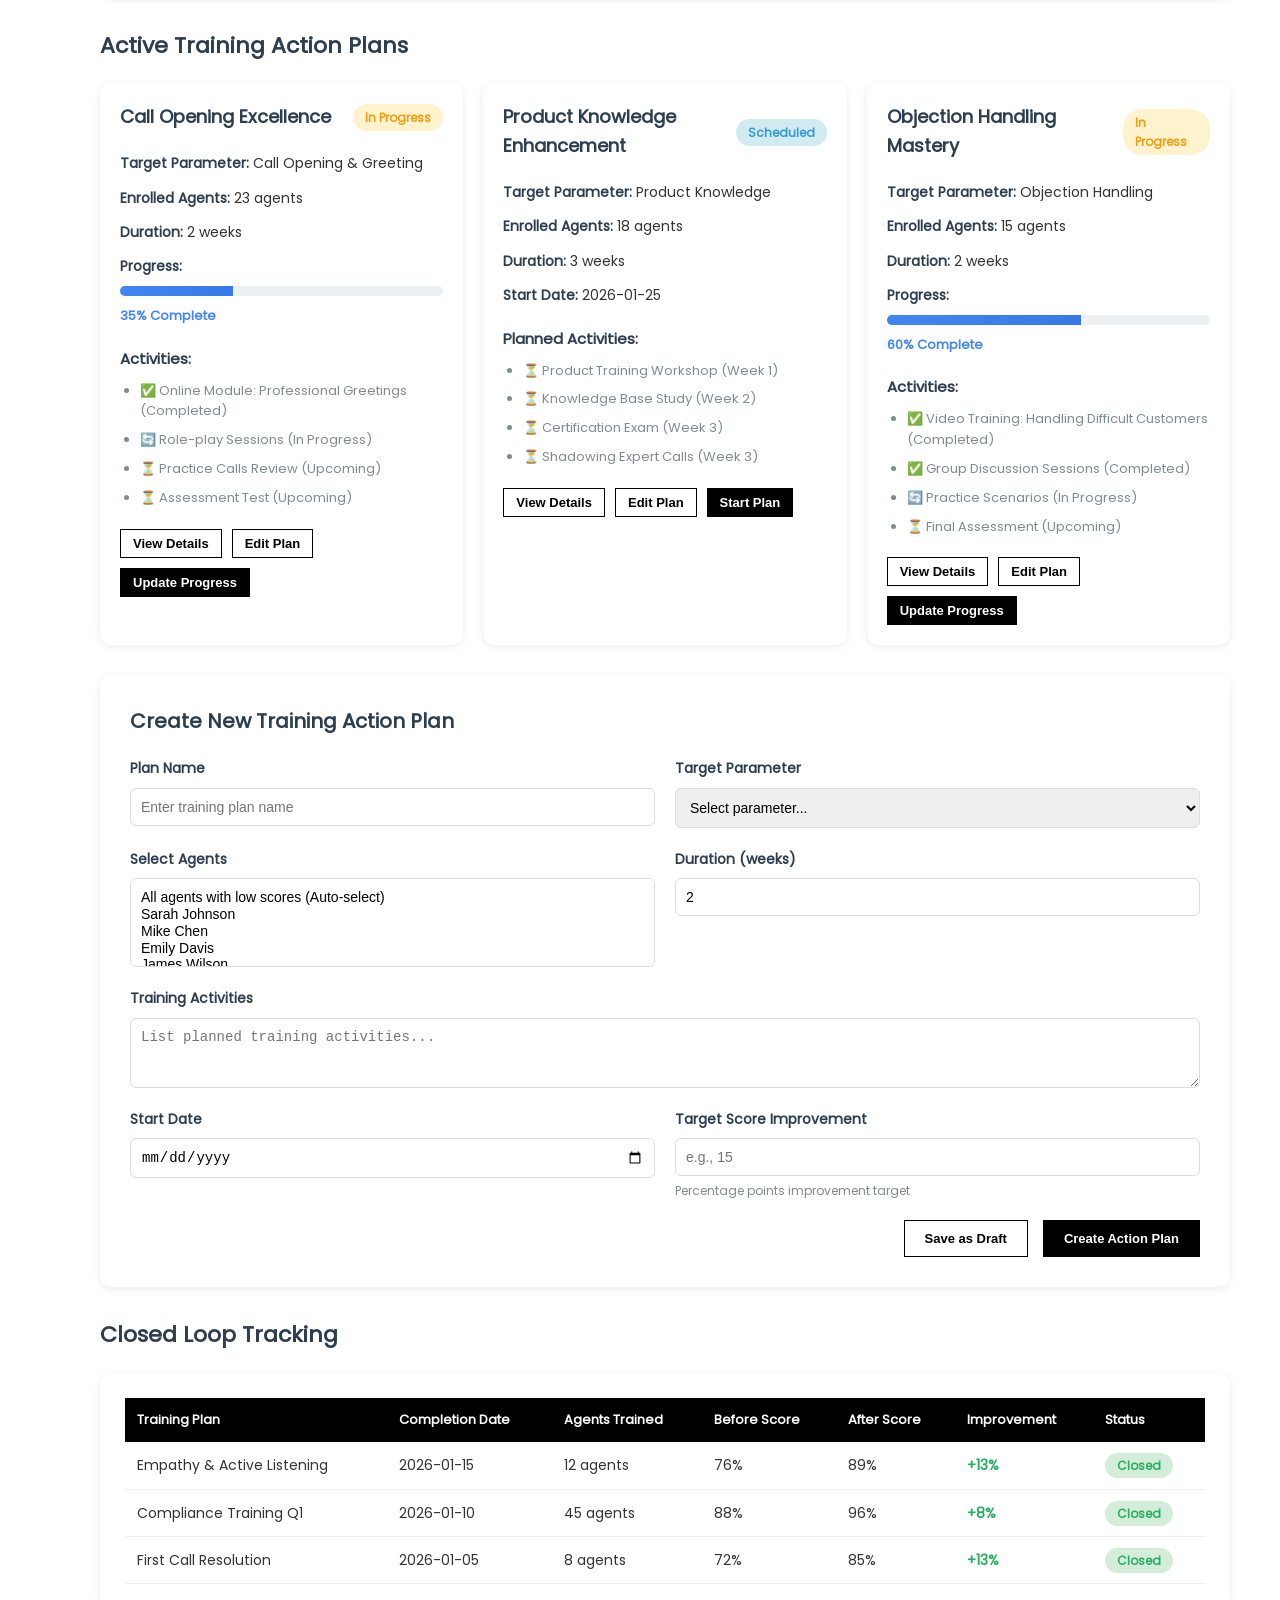
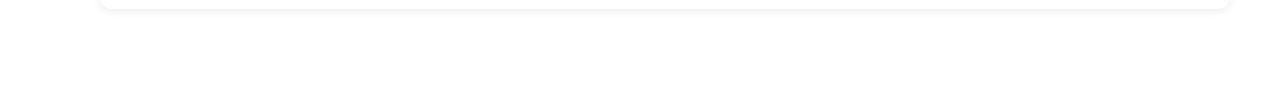
<file: tni-module.html>
<!DOCTYPE html>
<html lang="en">
<head>
    <meta charset="UTF-8">
    <meta name="viewport" content="width=device-width, initial-scale=1.0">
    <title>TNI Module - QA Analytics</title>
    <link rel="stylesheet" href="css/styles.css">
</head>
<body>
    <!-- Hamburger Menu Button -->
    <button class="hamburger-menu" onclick="toggleSidebar()" aria-label="Toggle Menu">
        <span></span>
        <span></span>
        <span></span>
    </button>

    <div class="container">
        <!-- Sidebar Navigation -->
        <aside class="sidebar" id="sidebar">
<nav class="nav-menu">
                <a href="index.html" class="nav-item" title="Dashboard">
                    <span class="icon">
                        <svg xmlns="http://www.w3.org/2000/svg" viewBox="0 0 24 24"><path fill="currentColor" d="M3 13h8V3H3v10zm0 8h8v-6H3v6zm10 0h8V11h-8v10zm0-18v6h8V3h-8z"/></svg>
                    </span>
                    <span>Dashboard</span>
                </a>
                <a href="dashboards.html" class="nav-item" title="Quality Dashboards">
                    <span class="icon">📈</span>
                    <span>Quality Dashboards</span>
                </a>
                <a href="qa-dashboard.html" class="nav-item" title="CSO Dashboard">
                    <span class="icon">
                        <svg xmlns="http://www.w3.org/2000/svg" viewBox="0 0 24 24"><path fill="currentColor" d="M19 3H5c-1.1 0-2 .9-2 2v14c0 1.1.9 2 2 2h14c1.1 0 2-.9 2-2V5c0-1.1-.9-2-2-2zm-5 14H7v-2h7v2zm3-4H7v-2h10v2zm0-4H7V7h10v2z"/></svg>
                    </span>
                    <span>QA Dashboard</span>
                </a>
                <a href="sentiment-analysis.html" class="nav-item" title="Sentiment Analysis">
                    <span class="icon">😊</span>
                    <span>Sentiment Analysis</span>
                </a>
                <a href="form-designer.html" class="nav-item" title="Form Designer">
                    <span class="icon">📝</span>
                    <span>Form Designer</span>
                </a>
                <a href="call-audit.html" class="nav-item" title="Call Audit">
                    <span class="icon">📞</span>
                    <span>Call Audit</span>
                </a>
                <a href="my-bin-qa.html" class="nav-item" title="My Bin QA">
                    <span class="icon">
                        <svg xmlns="http://www.w3.org/2000/svg" viewBox="0 0 24 24"><path fill="currentColor" d="M19 3h-4.18C14.4 1.84 13.3 1 12 1c-1.3 0-2.4.84-2.82 2H5c-1.1 0-2 .9-2 2v14c0 1.1.9 2 2 2h14c1.1 0 2-.9 2-2V5c0-1.1-.9-2-2-2zm-7 0c.55 0 1 .45 1 1s-.45 1-1 1-1-.45-1-1 .45-1 1-1zm-2 14l-4-4 1.41-1.41L10 14.17l6.59-6.59L18 9l-8 8z"/></svg>
                    </span>
                    <span>My Bin QA</span>
                </a>
                <a href="hitl-dashboard.html" class="nav-item" title="HITL Dashboard">
                    <span class="icon">
                        <svg xmlns="http://www.w3.org/2000/svg" viewBox="0 0 24 24"><path fill="currentColor" d="M12 12c2.21 0 4-1.79 4-4s-1.79-4-4-4-4 1.79-4 4 1.79 4 4 4zm0 2c-2.67 0-8 1.34-8 4v2h16v-2c0-2.66-5.33-4-8-4zm7-6h4v2h-4zm0 4h4v2h-4zm0 4h4v2h-4z"/></svg>
                    </span>
                    <span>HITL Dashboard</span>
                </a>
                <a href="ai-audit-config.html" class="nav-item" title="AI Audit Config">
                    <span class="icon">
                        <svg xmlns="http://www.w3.org/2000/svg" viewBox="0 0 24 24"><path fill="currentColor" d="M22.7 19l-9.1-9.1c.9-2.3.4-5-1.5-6.9-2-2-5-2.4-7.4-1.3L9 6 6 9 1.6 4.7C.4 7.1.9 10.1 2.9 12.1c1.9 1.9 4.6 2.4 6.9 1.5l9.1 9.1c.4.4 1 .4 1.4 0l2.3-2.3c.5-.4.5-1.1.1-1.4z"/></svg>
                    </span>
                    <span>AI Audit Config</span>
                </a>
                <a href="tni-module.html" class="nav-item" title="TNI Module active">
                    <span class="icon">🎓</span>
                    <span>TNI Module</span>
                </a>
                <a href="configuration.html" class="nav-item" title="Configuration">
                    <span class="icon">
                        <svg xmlns="http://www.w3.org/2000/svg" viewBox="0 0 24 24"><path fill="currentColor" d="M19.14 12.94c.04-.3.06-.61.06-.94 0-.32-.02-.64-.07-.94l2.03-1.58c.18-.14.23-.41.12-.61l-1.92-3.32c-.12-.22-.37-.29-.59-.22l-2.39.96c-.5-.38-1.03-.7-1.62-.94L14.4 2.81c-.04-.24-.24-.41-.48-.41h-3.84c-.24 0-.43.17-.47.41l-.36 2.54c-.59.24-1.13.57-1.62.94l-2.39-.96c-.22-.08-.47 0-.59.22L2.74 8.87c-.12.21-.08.47.12.61l2.03 1.58c-.05.3-.09.63-.09.94s.02.64.07.94l-2.03 1.58c-.18.14-.23.41-.12.61l1.92 3.32c.12.22.37.29.59.22l2.39-.96c.5.38 1.03.7 1.62.94l.36 2.54c.05.24.24.41.48.41h3.84c.24 0 .44-.17.47-.41l.36-2.54c.59-.24 1.13-.56 1.62-.94l2.39.96c.22.08.47 0 .59-.22l1.92-3.32c.12-.22.07-.47-.12-.61l-2.01-1.58zM12 15.6c-1.98 0-3.6-1.62-3.6-3.6s1.62-3.6 3.6-3.6 3.6 1.62 3.6 3.6-1.62 3.6-3.6 3.6z"/></svg>
                    </span>
                    <span>Configuration</span>
                </a>
            </nav>
        </aside>

        <!-- Main Content -->
        <main class="main-content">
            <header class="header">
                <div class="header-left">
                    <img src="images/logo-dark.png" alt="Logo" class="sys-logo">
                </div>
                <div class="header-right">
                    <img src="images/Aura_logo.svg" alt="Aura Logo" class="micro-logo">
                    <img src="images/techmlogo.svg" alt="Tech Logo" class="micro-logo">
                    <div class="user-profile">
                        <span>Admin User</span>
                        <div class="avatar">AU</div>
                    </div>
                </div>
            </header>

            <div class="page-header">
                <h1>Training Needs Identification (TNI)</h1>
                <div class="page-header-actions">
                    <select class="filter-select">
                        <option>All Agents</option>
                        <option>Critical Issues Only</option>
                        <option>By Department</option>
                    </select>
                    <button class="btn-primary">Create Training Plan</button>
                </div>
            </div>

            <div class="content">
                <!-- Data Visualizations Dashboard -->
                <style>
                    .viz-section {
                        margin-bottom: 30px;
                    }
                    
                    .viz-grid {
                        display: grid;
                        grid-template-columns: repeat(2, 1fr);
                        gap: 20px;
                        margin-bottom: 20px;
                    }
                    
                    .viz-card {
                        background: white;
                        border-radius: 8px;
                        padding: 20px;
                        box-shadow: 0 2px 8px rgba(0, 0, 0, 0.1);
                    }
                    
                    .viz-card h3 {
                        margin: 0 0 20px 0;
                        color: #2c3e50;
                        font-size: 1.1rem;
                        font-weight: 600;
                    }
                    
                    .bar-chart {
                        display: flex;
                        flex-direction: column;
                        gap: 15px;
                    }
                    
                    .bar-item {
                        display: flex;
                        align-items: center;
                        gap: 10px;
                    }
                    
                    .bar-label {
                        width: 150px;
                        font-size: 0.85rem;
                        color: #555;
                        font-weight: 500;
                    }
                    
                    .bar-container {
                        flex: 1;
                        height: 30px;
                        background: #f0f0f0;
                        border-radius: 4px;
                        position: relative;
                        overflow: hidden;
                    }
                    
                    .bar-fill {
                        height: 100%;
                        background: linear-gradient(135deg, #4285f4 0%, #357ae8 100%);
                        border-radius: 4px;
                        transition: width 0.3s ease;
                        display: flex;
                        align-items: center;
                        justify-content: flex-end;
                        padding-right: 8px;
                        color: white;
                        font-size: 0.8rem;
                        font-weight: bold;
                    }
                    
                    .bar-value {
                        min-width: 50px;
                        text-align: right;
                        font-size: 0.85rem;
                        font-weight: 600;
                        color: #CC0000;
                    }
                    
                    .trend-chart {
                        height: 250px;
                        position: relative;
                        border: 1px solid #e0e0e0;
                        border-radius: 4px;
                        padding: 20px;
                        background: linear-gradient(to bottom, #fafafa 0%, white 100%);
                    }
                    
                    .trend-line {
                        position: relative;
                        height: 180px;
                        display: flex;
                        align-items: flex-end;
                        justify-content: space-between;
                        gap: 10px;
                    }
                    
                    .trend-bar {
                        flex: 1;
                        background: linear-gradient(180deg, #4285f4 0%, #357ae8 100%);
                        border-radius: 4px 4px 0 0;
                        position: relative;
                        min-width: 40px;
                        transition: all 0.3s ease;
                    }
                    
                    .trend-bar:hover {
                        opacity: 0.8;
                        transform: translateY(-5px);
                    }
                    
                    .trend-bar-label {
                        position: absolute;
                        bottom: -25px;
                        left: 50%;
                        transform: translateX(-50%);
                        font-size: 0.75rem;
                        color: #666;
                        white-space: nowrap;
                    }
                    
                    .trend-bar-value {
                        position: absolute;
                        top: -20px;
                        left: 50%;
                        transform: translateX(-50%);
                        font-size: 0.75rem;
                        font-weight: bold;
                        color: #CC0000;
                    }
                    
                    .priority-grid {
                        display: grid;
                        grid-template-columns: repeat(3, 1fr);
                        gap: 15px;
                    }
                    
                    .priority-item {
                        background: linear-gradient(135deg, #fff 0%, #f8f8f8 100%);
                        border-left: 4px solid #CC0000;
                        padding: 15px;
                        border-radius: 4px;
                        box-shadow: 0 2px 4px rgba(0, 0, 0, 0.05);
                    }
                    
                    .priority-rank {
                        display: inline-block;
                        width: 30px;
                        height: 30px;
                        background: linear-gradient(135deg, #4285f4 0%, #357ae8 100%);
                        color: white;
                        border-radius: 50%;
                        text-align: center;
                        line-height: 30px;
                        font-weight: bold;
                        margin-bottom: 8px;
                    }
                    
                    .priority-title {
                        font-weight: 600;
                        color: #2c3e50;
                        font-size: 0.9rem;
                        margin-bottom: 5px;
                    }
                    
                    .priority-impact {
                        font-size: 0.75rem;
                        color: #666;
                    }
                    
                    .priority-impact-value {
                        font-weight: bold;
                        color: #CC0000;
                    }
                </style>
                
                <div class="viz-section">
                    <h2>Training Performance Analytics</h2>
                    <div class="viz-grid">
                        <!-- Agent Performance Gaps -->
                        <div class="viz-card">
                            <h3>📊 Performance Gaps by Parameter</h3>
                            <div class="bar-chart">
                                <div class="bar-item">
                                    <div class="bar-label">Call Opening</div>
                                    <div class="bar-container">
                                        <div class="bar-fill" style="width: 85%;">-17%</div>
                                    </div>
                                    <div class="bar-value">-17%</div>
                                </div>
                                <div class="bar-item">
                                    <div class="bar-label">Product Knowledge</div>
                                    <div class="bar-container">
                                        <div class="bar-fill" style="width: 80%;">-16%</div>
                                    </div>
                                    <div class="bar-value">-16%</div>
                                </div>
                                <div class="bar-item">
                                    <div class="bar-label">Documentation</div>
                                    <div class="bar-container">
                                        <div class="bar-fill" style="width: 45%;">-9%</div>
                                    </div>
                                    <div class="bar-value">-9%</div>
                                </div>
                                <div class="bar-item">
                                    <div class="bar-label">Objection Handling</div>
                                    <div class="bar-container">
                                        <div class="bar-fill" style="width: 30%;">-6%</div>
                                    </div>
                                    <div class="bar-value">-6%</div>
                                </div>
                                <div class="bar-item">
                                    <div class="bar-label">Call Closing</div>
                                    <div class="bar-container">
                                        <div class="bar-fill" style="width: 10%;">-2%</div>
                                    </div>
                                    <div class="bar-value">-2%</div>
                                </div>
                            </div>
                        </div>
                        
                        <!-- Training Effectiveness Trend -->
                        <div class="viz-card">
                            <h3>📈 Training Effectiveness Over Time</h3>
                            <div class="trend-chart">
                                <div class="trend-line">
                                    <div class="trend-bar" style="height: 45%;">
                                        <div class="trend-bar-value">+8%</div>
                                        <div class="trend-bar-label">Jan W1</div>
                                    </div>
                                    <div class="trend-bar" style="height: 60%;">
                                        <div class="trend-bar-value">+11%</div>
                                        <div class="trend-bar-label">Jan W2</div>
                                    </div>
                                    <div class="trend-bar" style="height: 75%;">
                                        <div class="trend-bar-value">+13%</div>
                                        <div class="trend-bar-label">Jan W3</div>
                                    </div>
                                    <div class="trend-bar" style="height: 85%;">
                                        <div class="trend-bar-value">+15%</div>
                                        <div class="trend-bar-label">Jan W4</div>
                                    </div>
                                    <div class="trend-bar" style="height: 55%;">
                                        <div class="trend-bar-value">+10%</div>
                                        <div class="trend-bar-label">Feb W1</div>
                                    </div>
                                    <div class="trend-bar" style="height: 70%;">
                                        <div class="trend-bar-value">+12%</div>
                                        <div class="trend-bar-label">Feb W2</div>
                                    </div>
                                </div>
                            </div>
                        </div>
                    </div>
                    
                    <!-- Top Training Priorities Dashboard -->
                    <div class="viz-card">
                        <h3>🎯 Top Training Priorities</h3>
                        <div class="priority-grid">
                            <div class="priority-item">
                                <div class="priority-rank">1</div>
                                <div class="priority-title">Call Opening & Greeting</div>
                                <div class="priority-impact">
                                    Gap: <span class="priority-impact-value">-17%</span> | 
                                    Agents: <span class="priority-impact-value">23</span>
                                </div>
                            </div>
                            <div class="priority-item">
                                <div class="priority-rank">2</div>
                                <div class="priority-title">Product Knowledge</div>
                                <div class="priority-impact">
                                    Gap: <span class="priority-impact-value">-16%</span> | 
                                    Agents: <span class="priority-impact-value">18</span>
                                </div>
                            </div>
                            <div class="priority-item">
                                <div class="priority-rank">3</div>
                                <div class="priority-title">Documentation & Follow-up</div>
                                <div class="priority-impact">
                                    Gap: <span class="priority-impact-value">-9%</span> | 
                                    Agents: <span class="priority-impact-value">12</span>
                                </div>
                            </div>
                            <div class="priority-item">
                                <div class="priority-rank">4</div>
                                <div class="priority-title">Objection Handling</div>
                                <div class="priority-impact">
                                    Gap: <span class="priority-impact-value">-6%</span> | 
                                    Agents: <span class="priority-impact-value">15</span>
                                </div>
                            </div>
                            <div class="priority-item">
                                <div class="priority-rank">5</div>
                                <div class="priority-title">Empathy & Active Listening</div>
                                <div class="priority-impact">
                                    Gap: <span class="priority-impact-value">-5%</span> | 
                                    Agents: <span class="priority-impact-value">10</span>
                                </div>
                            </div>
                            <div class="priority-item">
                                <div class="priority-rank">6</div>
                                <div class="priority-title">Call Closing</div>
                                <div class="priority-impact">
                                    Gap: <span class="priority-impact-value">-2%</span> | 
                                    Agents: <span class="priority-impact-value">8</span>
                                </div>
                            </div>
                        </div>
                    </div>
                </div>

                <!-- TNI Summary -->
                <div class="metrics-grid">
                    <div class="metric-card">
                        <div class="metric-icon">🎯</div>
                        <div class="metric-info">
                            <h3>Active Training Needs</h3>
                            <div class="metric-value">23</div>
                            <div class="metric-detail">Across all parameters</div>
                        </div>
                    </div>
                    <div class="metric-card">
                        <div class="metric-icon">👥</div>
                        <div class="metric-info">
                            <h3>Agents Requiring Training</h3>
                            <div class="metric-value">47</div>
                            <div class="metric-detail">Out of 120 total</div>
                        </div>
                    </div>
                    <div class="metric-card">
                        <div class="metric-icon">📚</div>
                        <div class="metric-info">
                            <h3>Ongoing Training Plans</h3>
                            <div class="metric-value">8</div>
                            <div class="metric-detail">In progress</div>
                        </div>
                    </div>
                    <div class="metric-card">
                        <div class="metric-icon">✅</div>
                        <div class="metric-info">
                            <h3>Completed This Month</h3>
                            <div class="metric-value">12</div>
                            <div class="metric-detail">Training sessions</div>
                        </div>
                    </div>
                </div>

                <!-- Parameters Not Processed Well -->
                <div class="section">
                    <h2>Parameters Requiring Attention</h2>
                    <div class="table-card">
                        <table class="data-table tni-table">
                            <thead>
                                <tr>
                                    <th>Parameter</th>
                                    <th>Avg Score</th>
                                    <th>Threshold</th>
                                    <th>Gap</th>
                                    <th>Affected Agents</th>
                                    <th>Priority</th>
                                    <th>Status</th>
                                    <th>Actions</th>
                                </tr>
                            </thead>
                            <tbody>
                                <tr class="priority-high">
                                    <td><strong>Call Opening & Greeting</strong></td>
                                    <td><span class="score-badge low">68%</span></td>
                                    <td>85%</td>
                                    <td class="gap-high">-17%</td>
                                    <td>23 agents</td>
                                    <td><span class="priority-badge high">High</span></td>
                                    <td><span class="status-badge warning">Action Required</span></td>
                                    <td>
                                        <button class="btn-link view-details" data-param="greeting">View Details</button>
                                        <button class="btn-link create-plan" data-param="greeting">Create Plan</button>
                                    </td>
                                </tr>
                                <tr class="priority-high">
                                    <td><strong>Product Knowledge</strong></td>
                                    <td><span class="score-badge medium">74%</span></td>
                                    <td>90%</td>
                                    <td class="gap-high">-16%</td>
                                    <td>18 agents</td>
                                    <td><span class="priority-badge high">High</span></td>
                                    <td><span class="status-badge warning">Action Required</span></td>
                                    <td>
                                        <button class="btn-link view-details" data-param="product">View Details</button>
                                        <button class="btn-link create-plan" data-param="product">Create Plan</button>
                                    </td>
                                </tr>
                                <tr class="priority-medium">
                                    <td><strong>Objection Handling</strong></td>
                                    <td><span class="score-badge medium">79%</span></td>
                                    <td>85%</td>
                                    <td class="gap-medium">-6%</td>
                                    <td>15 agents</td>
                                    <td><span class="priority-badge medium">Medium</span></td>
                                    <td><span class="status-badge info">In Progress</span></td>
                                    <td>
                                        <button class="btn-link view-details" data-param="objection">View Details</button>
                                        <button class="btn-link create-plan" data-param="objection">Create Plan</button>
                                    </td>
                                </tr>
                                <tr class="priority-medium">
                                    <td><strong>Documentation & Follow-up</strong></td>
                                    <td><span class="score-badge medium">81%</span></td>
                                    <td>90%</td>
                                    <td class="gap-medium">-9%</td>
                                    <td>12 agents</td>
                                    <td><span class="priority-badge medium">Medium</span></td>
                                    <td><span class="status-badge warning">Action Required</span></td>
                                    <td>
                                        <button class="btn-link view-details" data-param="documentation">View Details</button>
                                        <button class="btn-link create-plan" data-param="documentation">Create Plan</button>
                                    </td>
                                </tr>
                                <tr class="priority-low">
                                    <td><strong>Call Closing</strong></td>
                                    <td><span class="score-badge high">83%</span></td>
                                    <td>85%</td>
                                    <td class="gap-low">-2%</td>
                                    <td>8 agents</td>
                                    <td><span class="priority-badge low">Low</span></td>
                                    <td><span class="status-badge success">Monitored</span></td>
                                    <td>
                                        <button class="btn-link view-details" data-param="closing">View Details</button>
                                        <button class="btn-link create-plan" data-param="closing">Create Plan</button>
                                    </td>
                                </tr>
                            </tbody>
                        </table>
                    </div>
                </div>

                <!-- Action Plans -->
                <div class="section">
                    <h2>Active Training Action Plans</h2>
                    <div class="action-plans-grid">
                        <div class="action-plan-card">
                            <div class="plan-header">
                                <h3>Call Opening Excellence</h3>
                                <span class="status-badge warning">In Progress</span>
                            </div>
                            <div class="plan-details">
                                <div class="plan-info">
                                    <strong>Target Parameter:</strong> Call Opening & Greeting
                                </div>
                                <div class="plan-info">
                                    <strong>Enrolled Agents:</strong> 23 agents
                                </div>
                                <div class="plan-info">
                                    <strong>Duration:</strong> 2 weeks
                                </div>
                                <div class="plan-info">
                                    <strong>Progress:</strong>
                                    <div class="progress-bar">
                                        <div class="progress-fill" style="width: 35%"></div>
                                    </div>
                                    <span class="progress-text">35% Complete</span>
                                </div>
                            </div>
                            <div class="plan-activities">
                                <h4>Activities:</h4>
                                <ul>
                                    <li>✅ Online Module: Professional Greetings (Completed)</li>
                                    <li>🔄 Role-play Sessions (In Progress)</li>
                                    <li>⏳ Practice Calls Review (Upcoming)</li>
                                    <li>⏳ Assessment Test (Upcoming)</li>
                                </ul>
                            </div>
                            <div class="plan-actions">
                                <button class="btn-secondary btn-sm">View Details</button>
                                <button class="btn-secondary btn-sm">Edit Plan</button>
                                <button class="btn-primary btn-sm">Update Progress</button>
                            </div>
                        </div>

                        <div class="action-plan-card">
                            <div class="plan-header">
                                <h3>Product Knowledge Enhancement</h3>
                                <span class="status-badge info">Scheduled</span>
                            </div>
                            <div class="plan-details">
                                <div class="plan-info">
                                    <strong>Target Parameter:</strong> Product Knowledge
                                </div>
                                <div class="plan-info">
                                    <strong>Enrolled Agents:</strong> 18 agents
                                </div>
                                <div class="plan-info">
                                    <strong>Duration:</strong> 3 weeks
                                </div>
                                <div class="plan-info">
                                    <strong>Start Date:</strong> 2026-01-25
                                </div>
                            </div>
                            <div class="plan-activities">
                                <h4>Planned Activities:</h4>
                                <ul>
                                    <li>⏳ Product Training Workshop (Week 1)</li>
                                    <li>⏳ Knowledge Base Study (Week 2)</li>
                                    <li>⏳ Certification Exam (Week 3)</li>
                                    <li>⏳ Shadowing Expert Calls (Week 3)</li>
                                </ul>
                            </div>
                            <div class="plan-actions">
                                <button class="btn-secondary btn-sm">View Details</button>
                                <button class="btn-secondary btn-sm">Edit Plan</button>
                                <button class="btn-primary btn-sm">Start Plan</button>
                            </div>
                        </div>

                        <div class="action-plan-card">
                            <div class="plan-header">
                                <h3>Objection Handling Mastery</h3>
                                <span class="status-badge warning">In Progress</span>
                            </div>
                            <div class="plan-details">
                                <div class="plan-info">
                                    <strong>Target Parameter:</strong> Objection Handling
                                </div>
                                <div class="plan-info">
                                    <strong>Enrolled Agents:</strong> 15 agents
                                </div>
                                <div class="plan-info">
                                    <strong>Duration:</strong> 2 weeks
                                </div>
                                <div class="plan-info">
                                    <strong>Progress:</strong>
                                    <div class="progress-bar">
                                        <div class="progress-fill" style="width: 60%"></div>
                                    </div>
                                    <span class="progress-text">60% Complete</span>
                                </div>
                            </div>
                            <div class="plan-activities">
                                <h4>Activities:</h4>
                                <ul>
                                    <li>✅ Video Training: Handling Difficult Customers (Completed)</li>
                                    <li>✅ Group Discussion Sessions (Completed)</li>
                                    <li>🔄 Practice Scenarios (In Progress)</li>
                                    <li>⏳ Final Assessment (Upcoming)</li>
                                </ul>
                            </div>
                            <div class="plan-actions">
                                <button class="btn-secondary btn-sm">View Details</button>
                                <button class="btn-secondary btn-sm">Edit Plan</button>
                                <button class="btn-primary btn-sm">Update Progress</button>
                            </div>
                        </div>
                    </div>
                </div>

                <!-- Create New Action Plan -->
                <div class="section">
                    <div class="create-plan-card">
                        <h3>Create New Training Action Plan</h3>
                        <form class="training-plan-form">
                            <div class="form-row">
                                <div class="form-group">
                                    <label>Plan Name</label>
                                    <input type="text" class="form-control" placeholder="Enter training plan name">
                                </div>
                                <div class="form-group">
                                    <label>Target Parameter</label>
                                    <select class="form-control">
                                        <option>Select parameter...</option>
                                        <option>Call Opening & Greeting</option>
                                        <option>Product Knowledge</option>
                                        <option>Objection Handling</option>
                                        <option>Documentation & Follow-up</option>
                                        <option>Call Closing</option>
                                    </select>
                                </div>
                            </div>
                            <div class="form-row">
                                <div class="form-group">
                                    <label>Select Agents</label>
                                    <select class="form-control" multiple>
                                        <option>All agents with low scores (Auto-select)</option>
                                        <option>Sarah Johnson</option>
                                        <option>Mike Chen</option>
                                        <option>Emily Davis</option>
                                        <option>James Wilson</option>
                                    </select>
                                </div>
                                <div class="form-group">
                                    <label>Duration (weeks)</label>
                                    <input type="number" class="form-control" value="2" min="1" max="12">
                                </div>
                            </div>
                            <div class="form-group">
                                <label>Training Activities</label>
                                <textarea class="form-control" rows="3" placeholder="List planned training activities..."></textarea>
                            </div>
                            <div class="form-row">
                                <div class="form-group">
                                    <label>Start Date</label>
                                    <input type="date" class="form-control">
                                </div>
                                <div class="form-group">
                                    <label>Target Score Improvement</label>
                                    <input type="number" class="form-control" placeholder="e.g., 15" min="1" max="100">
                                    <small>Percentage points improvement target</small>
                                </div>
                            </div>
                            <div class="form-actions">
                                <button type="button" class="btn-secondary">Save as Draft</button>
                                <button type="submit" class="btn-primary">Create Action Plan</button>
                            </div>
                        </form>
                    </div>
                </div>

                <!-- Closed Loop Tracking -->
                <div class="section">
                    <h2>Closed Loop Tracking</h2>
                    <div class="table-card">
                        <table class="data-table">
                            <thead>
                                <tr>
                                    <th>Training Plan</th>
                                    <th>Completion Date</th>
                                    <th>Agents Trained</th>
                                    <th>Before Score</th>
                                    <th>After Score</th>
                                    <th>Improvement</th>
                                    <th>Status</th>
                                </tr>
                            </thead>
                            <tbody>
                                <tr>
                                    <td>Empathy & Active Listening</td>
                                    <td>2026-01-15</td>
                                    <td>12 agents</td>
                                    <td>76%</td>
                                    <td>89%</td>
                                    <td class="improvement-positive">+13%</td>
                                    <td><span class="status-badge success">Closed</span></td>
                                </tr>
                                <tr>
                                    <td>Compliance Training Q1</td>
                                    <td>2026-01-10</td>
                                    <td>45 agents</td>
                                    <td>88%</td>
                                    <td>96%</td>
                                    <td class="improvement-positive">+8%</td>
                                    <td><span class="status-badge success">Closed</span></td>
                                </tr>
                                <tr>
                                    <td>First Call Resolution</td>
                                    <td>2026-01-05</td>
                                    <td>8 agents</td>
                                    <td>72%</td>
                                    <td>85%</td>
                                    <td class="improvement-positive">+13%</td>
                                    <td><span class="status-badge success">Closed</span></td>
                                </tr>
                            </tbody>
                        </table>
                    </div>
                </div>
            </div>
        </main>
    </div>

    <script src="js/app.js"></script>


    <script>


        function toggleSidebar() {


            const sidebar = document.getElementById('sidebar');


            const hamburger = document.querySelector('.hamburger-menu');


            sidebar.classList.toggle('expanded');


            hamburger.classList.toggle('active');


        }


    </script>
</body>
</html>
</file>
<file: css/styles.css>
/* Reset and Base Styles */
* {
    margin: 0;
    padding: 0;
    box-sizing: border-box;
}

@font-face {
    font-family: "Poppins-Regular";
    src: url("../fonts/Poppins-Regular.ttf") format("truetype");
}

@font-face {
    font-family: "Poppins-Bold";
    src: url("../fonts/Poppins-Bold.ttf") format("truetype");
}

body {
    font-family: 'Poppins-Regular', -apple-system, BlinkMacSystemFont, 'Segoe UI', Roboto, 'Helvetica Neue', Arial, sans-serif;
    background-image: url("../images/bg.png");
    background-repeat: no-repeat;
    background-attachment: fixed;
    background-position: center;
    background-size: cover;
    color: #333;
    line-height: 1.6;
    font-size: 14px;
}

/* Layout */
.container {
    display: flex;
    min-height: 100vh;
}

/* Sidebar */
.sidebar {
    width: 50px;
    background-color: #f6f6f6;
    color: #373737;
    padding: 0px;
    position: fixed;
    height: 100vh;
    overflow-y: auto;
    padding-top: 75px;
    z-index: 99;
    transition: width 0.3s ease;
    zoom: 1 !important; /* Force 100% zoom for sidebar consistency */
}

.sidebar.expanded {
    width: 220px;
}

/* Custom Scrollbar for Sidebar */
.sidebar::-webkit-scrollbar {
    width: 6px;
}

.sidebar::-webkit-scrollbar-track {
    background: #e0e0e0;
    border-radius: 3px;
}

.sidebar::-webkit-scrollbar-thumb {
    background: linear-gradient(180deg, #CC0000, #B00000);
    border-radius: 3px;
}

.sidebar::-webkit-scrollbar-thumb:hover {
    background: linear-gradient(180deg, #FF0000, #CC0000);
}

/* Firefox scrollbar */
.sidebar {
    scrollbar-width: thin;
    scrollbar-color: #CC0000 #e0e0e0;
}

/* Hamburger Menu Button */
.hamburger-menu {
    position: fixed;
    top: 12px;
    left: 10px;
    width: 40px;
    height: 40px;
    background: #000000;
    border: none;
    border-radius: 0;
    cursor: pointer;
    z-index: 101;
    display: flex;
    flex-direction: column;
    justify-content: center;
    align-items: center;
    gap: 5px;
    padding: 8px;
    box-shadow: none;
    transition: all 0.3s ease;
    zoom: 1 !important; /* Force 100% zoom for hamburger consistency */
}

.hamburger-menu:hover {
    background: #1a1a1a;
    box-shadow: none;
}

.hamburger-menu span {
    width: 22px;
    height: 2px;
    background-color: white;
    border-radius: 2px;
    transition: all 0.3s ease;
}

.hamburger-menu.active span:nth-child(1) {
    transform: rotate(45deg) translate(6px, 6px);
}

.hamburger-menu.active span:nth-child(2) {
    opacity: 0;
}

.hamburger-menu.active span:nth-child(3) {
    transform: rotate(-45deg) translate(7px, -7px);
}

/* Remove logo section */
.logo {
    display: none;
}

.nav-menu {
    display: flex;
    flex-direction: column;
    gap: 2px;
    margin-top: 20px;
}

.nav-item {
    display: flex;
    align-items: center;
    gap: 12px;
    padding: 12px 15px;
    color: #373737;
    text-decoration: none;
    transition: all 0.3s ease;
    background-color: #f2f2f2;
    font-weight: bold;
    font-size: 14px;
    justify-content: center;
}

.sidebar.expanded .nav-item {
    justify-content: flex-start;
    padding: 12px 25px;
}

.nav-item:hover {
    background-color: #f1f3f4;
    color: #4285f4;
}

.nav-item.active {
    background-color: #e8f0fe;
    color: #4285f4;
    border-left: 4px solid #4285f4;
}

.nav-item .icon {
    font-size: 18px;
    min-width: 20px;
    text-align: center;
    color: #5f6368;
}

.nav-item .icon svg {
    width: 20px;
    height: 20px;
    fill: currentColor;
}

.nav-item:hover .icon,
.nav-item.active .icon {
    color: #4285f4;
}

.nav-item span:not(.icon) {
    opacity: 0;
    white-space: nowrap;
    transition: opacity 0.3s ease;
    max-width: 0;
    overflow: hidden;
}

.sidebar.expanded .nav-item span:not(.icon) {
    opacity: 1;
    max-width: 200px;
}

/* Main Content */
.main-content {
    flex: 1;
    margin-left: 50px;
    background: transparent;
    padding-top: 75px;
}

.header {
    background-color: #000000;
    padding: 15px 30px;
    box-shadow: 0px 0px 5px 0px #ccc;
    display: flex;
    justify-content: space-between;
    align-items: center;
    position: fixed;
    top: 0;
    left: 0;
    right: 0;
    z-index: 100;
    zoom: 1 !important; /* Force 100% zoom for header consistency */
}

.header-left {
    display: flex;
    align-items: center;
}

.header-right {
    display: flex;
    gap: 15px;
    align-items: center;
}

.sys-logo {
    height: 45px;
}

.micro-logo {
    height: 20px;
    border-left: 1px solid #ffffff;
    padding-left: 15px;
}

.page-header {
    padding: 20px 30px;
    background-color: rgba(255, 255, 255, 0.95);
    border-radius: 4px;
    margin: 20px 20px 0 20px;
    display: flex;
    justify-content: space-between;
    align-items: center;
}

.page-header h1 {
    font-size: 24px;
    color: #333;
    font-weight: 600;
}

.page-header-actions {
    display: flex;
    gap: 15px;
    align-items: center;
}

.user-profile {
    display: flex;
    align-items: center;
    gap: 10px;
    color: #ffffff;
}

.avatar {
    width: 35px;
    height: 35px;
    border-radius: 50%;
    background: #ffffff;
    display: flex;
    align-items: center;
    justify-content: center;
    color: #000000;
    font-weight: 600;
    font-size: 13px;
}

.content {
    padding: 30px;
    max-width: 1600px;
    background-color: rgba(255, 255, 255, 0.95);
    border-radius: 4px;
    margin: 20px;
}

/* Buttons */
.btn-primary {
    background-color: #000;
    color: #fff;
    border: 1px solid #000;
    padding: 10px 20px;
    border-radius: 0px;
    cursor: pointer;
    font-weight: 600;
    transition: all 0.3s ease;
    font-size: 13px;
}

.btn-primary:hover {
    background-color: #333;
    color: #fff;
}

.btn-secondary {
    background-color: white;
    color: #000;
    border: 1px solid #000;
    padding: 10px 20px;
    border-radius: 0px;
    cursor: pointer;
    font-weight: 600;
    transition: all 0.3s ease;
    font-size: 13px;
}

.btn-secondary:hover {
    background-color: #000;
    color: white;
}

.btn-link {
    background: none;
    border: none;
    color: #4285f4;
    cursor: pointer;
    text-decoration: underline;
    font-size: 14px;
}

.btn-sm {
    padding: 6px 12px;
    font-size: 13px;
}

.btn-block {
    width: 100%;
    margin-top: 10px;
}

.btn-icon {
    background: none;
    border: none;
    cursor: pointer;
    font-size: 16px;
    padding: 5px;
}

/* Metrics Grid */
.metrics-grid {
    display: grid;
    grid-template-columns: repeat(auto-fit, minmax(250px, 1fr));
    gap: 20px;
    margin-bottom: 30px;
}

.metric-card {
    background: white;
    border-radius: 4px;
    padding: 25px;
    box-shadow: 0 2px 8px rgba(0, 0, 0, 0.08);
    display: flex;
    gap: 20px;
    transition: all 0.3s ease;
    border-left: 4px solid #1a2e61;
}

.metric-card:hover {
    transform: translateY(-3px);
    box-shadow: 0 6px 16px rgba(0, 0, 0, 0.12);
}

.metric-icon {
    font-size: 40px;
    opacity: 0.8;
}

.metric-info {
    flex: 1;
}

.metric-info h3 {
    font-size: 14px;
    color: #7f8c8d;
    margin-bottom: 8px;
    font-weight: 500;
}

.metric-value {
    font-size: 32px;
    font-weight: 700;
    color: #2c3e50;
    margin-bottom: 5px;
}

.metric-trend {
    font-size: 13px;
    font-weight: 600;
}

.metric-trend.positive {
    color: #27ae60;
}

.metric-trend.negative {
    color: #e74c3c;
}

.metric-trend.neutral {
    color: #95a5a6;
}

.metric-detail {
    font-size: 13px;
    color: #95a5a6;
}

/* Sentiment specific cards */
.metric-card.sentiment-positive {
    border-left: 4px solid #27ae60;
}

.metric-card.sentiment-neutral {
    border-left: 4px solid #95a5a6;
}

.metric-card.sentiment-negative {
    border-left: 4px solid #e74c3c;
}

/* Sections */
.section {
    margin-bottom: 30px;
}

.section h2 {
    font-size: 22px;
    color: #2c3e50;
    margin-bottom: 20px;
    font-weight: 600;
}

/* Actions Grid */
.actions-grid {
    display: grid;
    grid-template-columns: repeat(auto-fit, minmax(250px, 1fr));
    gap: 20px;
}

.action-card {
    background: white;
    border-radius: 12px;
    padding: 25px;
    text-align: center;
    box-shadow: 0 2px 8px rgba(0, 0, 0, 0.08);
    transition: all 0.3s ease;
    text-decoration: none;
    color: inherit;
}

.action-card:hover {
    transform: translateY(-5px);
    box-shadow: 0 8px 20px rgba(0, 0, 0, 0.12);
}

.action-icon {
    font-size: 48px;
    margin-bottom: 15px;
}

.action-card h3 {
    font-size: 18px;
    color: #2c3e50;
    margin-bottom: 8px;
}

.action-card p {
    font-size: 14px;
    color: #7f8c8d;
}

/* Activity List */
.activity-list {
    background: white;
    border-radius: 12px;
    padding: 20px;
    box-shadow: 0 2px 8px rgba(0, 0, 0, 0.08);
}

.activity-item {
    display: flex;
    gap: 15px;
    padding: 15px;
    border-bottom: 1px solid #ecf0f1;
}

.activity-item:last-child {
    border-bottom: none;
}

.activity-icon {
    font-size: 24px;
}

.activity-content {
    flex: 1;
}

.activity-content h4 {
    font-size: 15px;
    color: #2c3e50;
    margin-bottom: 5px;
}

.activity-content p {
    font-size: 13px;
    color: #7f8c8d;
    margin-bottom: 5px;
}

.activity-time {
    font-size: 12px;
    color: #95a5a6;
}

/* Chart Cards */
.chart-card {
    background: white;
    border-radius: 12px;
    padding: 25px;
    box-shadow: 0 2px 8px rgba(0, 0, 0, 0.08);
    margin-bottom: 20px;
}

.chart-card.full-width {
    grid-column: 1 / -1;
}

.chart-card h3 {
    font-size: 18px;
    color: #2c3e50;
    margin-bottom: 20px;
    font-weight: 600;
}

.chart-placeholder {
    min-height: 200px;
    padding: 20px;
}

.chart-info {
    text-align: center;
    color: #95a5a6;
    font-style: italic;
    padding: 40px;
}

/* Tabs */
.tabs {
    display: flex;
    gap: 10px;
    margin-bottom: 30px;
    border-bottom: 2px solid #ecf0f1;
}

.tab-btn {
    background: none;
    border: none;
    padding: 12px 24px;
    cursor: pointer;
    font-size: 15px;
    font-weight: 600;
    color: #7f8c8d;
    transition: all 0.3s ease;
    border-bottom: 3px solid transparent;
}

.tab-btn:hover {
    color: #4285f4;
}

.tab-btn.active {
    color: #4285f4;
    border-bottom-color: #4285f4;
}

.tab-content {
    display: none;
}

.tab-content.active {
    display: block;
}

/* Dashboard Grid */
.dashboard-grid {
    display: grid;
    grid-template-columns: repeat(auto-fit, minmax(350px, 1fr));
    gap: 20px;
}

/* Score Ranges */
.score-range {
    display: flex;
    align-items: center;
    gap: 15px;
    margin-bottom: 15px;
}

.range-label {
    width: 100px;
    font-size: 14px;
    font-weight: 600;
}

.range-bar {
    background: linear-gradient(135deg, #4285f4 0%, #357ae8 100%);
    height: 30px;
    border-radius: 6px;
    display: flex;
    align-items: center;
    justify-content: center;
    color: white;
    font-size: 13px;
    font-weight: 600;
    transition: width 0.5s ease;
}

/* Leaderboard */
.leaderboard {
    display: flex;
    flex-direction: column;
    gap: 12px;
}

.leader-item {
    display: flex;
    align-items: center;
    gap: 15px;
    padding: 12px;
    background: #f8f9fa;
    border-radius: 8px;
}

.rank {
    width: 35px;
    height: 35px;
    border-radius: 50%;
    background: #95a5a6;
    color: white;
    display: flex;
    align-items: center;
    justify-content: center;
    font-weight: 700;
    font-size: 14px;
}

.rank.gold {
    background: linear-gradient(135deg, #f39c12 0%, #f1c40f 100%);
}

.rank.silver {
    background: linear-gradient(135deg, #95a5a6 0%, #bdc3c7 100%);
}

.rank.bronze {
    background: linear-gradient(135deg, #cd7f32 0%, #d4955c 100%);
}

.agent-name {
    flex: 1;
    font-weight: 600;
    color: #2c3e50;
}

.score {
    font-weight: 700;
    color: #4285f4;
    font-size: 16px;
}

/* Improvement List */
.improvement-list {
    display: flex;
    flex-direction: column;
    gap: 15px;
}

.improvement-item {
    padding: 12px;
    background: #f8f9fa;
    border-radius: 8px;
}

.improvement-header {
    display: flex;
    justify-content: space-between;
    align-items: center;
    margin-bottom: 8px;
}

.category {
    font-weight: 600;
    color: #2c3e50;
}

.improvement-bar {
    background: #ecf0f1;
    height: 8px;
    border-radius: 4px;
    overflow: hidden;
}

.progress {
    height: 100%;
    background: linear-gradient(135deg, #4285f4 0%, #357ae8 100%);
    transition: width 0.5s ease;
}

/* Score Badges */
.score-badge {
    padding: 4px 12px;
    border-radius: 20px;
    font-size: 13px;
    font-weight: 600;
}

.score-badge.high {
    background: #d4edda;
    color: #27ae60;
}

.score-badge.medium {
    background: #fff3cd;
    color: #f39c12;
}

.score-badge.low {
    background: #f8d7da;
    color: #e74c3c;
}

/* Status Badges */
.status-badge {
    padding: 4px 12px;
    border-radius: 20px;
    font-size: 12px;
    font-weight: 600;
}

.status-badge.success {
    background: #d4edda;
    color: #27ae60;
}

.status-badge.warning {
    background: #fff3cd;
    color: #f39c12;
}

.status-badge.danger {
    background: #f8d7da;
    color: #e74c3c;
}

.status-badge.info {
    background: #d1ecf1;
    color: #3498db;
}

/* Tables */
.table-card {
    background: white;
    border-radius: 12px;
    padding: 25px;
    box-shadow: 0 2px 8px rgba(0, 0, 0, 0.08);
    overflow-x: auto;
}

.table-header {
    display: flex;
    justify-content: space-between;
    align-items: center;
    margin-bottom: 20px;
}

.table-header h3 {
    font-size: 18px;
    color: #2c3e50;
}

.data-table {
    width: 100%;
    border-collapse: collapse;
}

.data-table th {
    text-align: left;
    padding: 12px;
    background: #000;
    font-weight: 600;
    color: #fff;
    font-size: 13px;
    border-bottom: none;
}

.data-table td {
    padding: 12px;
    border-bottom: 1px solid #ecf0f1;
    font-size: 14px;
}

.data-table tr:hover {
    background: #f8f9fa;
}

/* Category Score */
.category-score {
    text-align: center;
}

.score-circle {
    width: 120px;
    height: 120px;
    border-radius: 50%;
    background: linear-gradient(135deg, #4285f4 0%, #357ae8 100%);
    color: white;
    display: flex;
    align-items: center;
    justify-content: center;
    font-size: 32px;
    font-weight: 700;
    margin: 0 auto 20px;
}

.subcategories {
    list-style: none;
    text-align: left;
}

.subcategories li {
    padding: 8px 0;
    color: #7f8c8d;
    font-size: 14px;
}

/* Sentiment Badges */
.sentiment-badge {
    padding: 4px 12px;
    border-radius: 20px;
    font-size: 12px;
    font-weight: 600;
}

.sentiment-badge.positive {
    background: #d4edda;
    color: #27ae60;
}

.sentiment-badge.neutral {
    background: #e2e3e5;
    color: #6c757d;
}

.sentiment-badge.negative {
    background: #f8d7da;
    color: #e74c3c;
}

/* Emotion Grid */
.emotion-grid {
    display: grid;
    grid-template-columns: repeat(auto-fit, minmax(150px, 1fr));
    gap: 20px;
}

.emotion-card {
    background: white;
    border-radius: 12px;
    padding: 20px;
    box-shadow: 0 2px 8px rgba(0, 0, 0, 0.08);
    text-align: center;
}

.emotion-icon {
    font-size: 48px;
    margin-bottom: 10px;
}

.emotion-card h4 {
    font-size: 16px;
    color: #2c3e50;
    margin-bottom: 15px;
}

.emotion-bar {
    background: #ecf0f1;
    height: 10px;
    border-radius: 5px;
    overflow: hidden;
    margin-bottom: 10px;
}

.emotion-fill {
    height: 100%;
    background: linear-gradient(135deg, #4285f4 0%, #357ae8 100%);
    transition: width 0.5s ease;
}

.emotion-percent {
    font-size: 14px;
    font-weight: 600;
    color: #4285f4;
}

/* Emotion Tags */
.emotion-tag {
    display: inline-block;
    padding: 4px 10px;
    background: #f8f9fa;
    border-radius: 15px;
    font-size: 12px;
    margin-right: 5px;
    margin-bottom: 5px;
}

/* Insights Grid */
.insights-grid {
    display: grid;
    grid-template-columns: repeat(auto-fit, minmax(300px, 1fr));
    gap: 20px;
}

.insight-card {
    background: white;
    border-radius: 12px;
    padding: 20px;
    box-shadow: 0 2px 8px rgba(0, 0, 0, 0.08);
}

.insight-header {
    display: flex;
    align-items: center;
    gap: 10px;
    margin-bottom: 15px;
}

.insight-icon {
    font-size: 28px;
}

.insight-card h4 {
    font-size: 16px;
    color: #2c3e50;
}

.insight-card p {
    font-size: 14px;
    color: #7f8c8d;
    margin-bottom: 15px;
}

/* Form Designer Layout */
.form-designer-layout {
    display: grid;
    grid-template-columns: 250px 1fr 280px;
    gap: 20px;
}

/* Form Library */
.form-library {
    background: white;
    border-radius: 12px;
    padding: 20px;
    box-shadow: 0 2px 8px rgba(0, 0, 0, 0.08);
    height: fit-content;
}

.form-library h3 {
    font-size: 18px;
    color: #2c3e50;
    margin-bottom: 15px;
}

.search-box input {
    width: 100%;
    padding: 10px;
    border: 1px solid #ddd;
    border-radius: 6px;
    margin-bottom: 15px;
}

.form-list {
    display: flex;
    flex-direction: column;
    gap: 10px;
    margin-bottom: 15px;
}

.form-item {
    padding: 12px;
    background: #f8f9fa;
    border-radius: 8px;
    cursor: pointer;
    transition: all 0.3s ease;
}

.form-item:hover {
    background: #e9ecef;
}

.form-item.active {
    background: #e7f3ff;
    border-left: 3px solid #4285f4;
}

.form-item h4 {
    font-size: 14px;
    color: #2c3e50;
    margin-bottom: 5px;
}

.form-item p {
    font-size: 12px;
    color: #7f8c8d;
    margin-bottom: 8px;
}

/* Form Canvas */
.form-canvas {
    background: white;
    border-radius: 12px;
    padding: 30px;
    box-shadow: 0 2px 8px rgba(0, 0, 0, 0.08);
}

.form-header-section {
    margin-bottom: 30px;
    padding-bottom: 20px;
    border-bottom: 2px solid #ecf0f1;
}

.form-title-input {
    width: 100%;
    font-size: 24px;
    font-weight: 700;
    border: none;
    border-bottom: 2px solid transparent;
    padding: 10px 0;
    margin-bottom: 15px;
}

.form-title-input:focus {
    outline: none;
    border-bottom-color: #4285f4;
}

.form-description-input {
    width: 100%;
    font-size: 14px;
    border: none;
    border-bottom: 2px solid transparent;
    padding: 10px 0;
    resize: vertical;
    min-height: 60px;
}

.form-description-input:focus {
    outline: none;
    border-bottom-color: #4285f4;
}

/* Form Sections */
.form-sections {
    display: flex;
    flex-direction: column;
    gap: 25px;
}

.form-section {
    border: 2px solid #ecf0f1;
    border-radius: 8px;
    padding: 20px;
    background: #fafbfc;
}

.section-header {
    display: flex;
    justify-content: space-between;
    align-items: center;
    margin-bottom: 15px;
}

.section-title {
    font-size: 18px;
    font-weight: 600;
    border: none;
    background: none;
    flex: 1;
}

.section-title:focus {
    outline: none;
}

.section-actions {
    display: flex;
    gap: 5px;
}

.section-weight {
    margin-bottom: 15px;
    font-size: 14px;
}

.section-weight input {
    width: 60px;
    padding: 4px;
    border: 1px solid #ddd;
    border-radius: 4px;
}

/* Form Fields */
.form-fields {
    display: flex;
    flex-direction: column;
    gap: 15px;
}

.form-field {
    background: white;
    border: 1px solid #ddd;
    border-radius: 6px;
    padding: 15px;
}

.field-header {
    display: flex;
    align-items: center;
    gap: 10px;
    margin-bottom: 10px;
}

.field-type-badge {
    padding: 3px 10px;
    background: #4285f4;
    color: white;
    border-radius: 12px;
    font-size: 11px;
    font-weight: 600;
}

.field-label {
    font-size: 14px;
    font-weight: 600;
    color: #2c3e50;
    margin-bottom: 8px;
    display: block;
}

.rating-preview {
    color: #f39c12;
    font-size: 18px;
    margin-bottom: 8px;
}

.field-weight {
    font-size: 12px;
    color: #7f8c8d;
}

/* Properties Panel */
.properties-panel {
    background: white;
    border-radius: 12px;
    padding: 20px;
    box-shadow: 0 2px 8px rgba(0, 0, 0, 0.08);
    height: fit-content;
}

.properties-panel h3 {
    font-size: 18px;
    color: #2c3e50;
    margin-bottom: 20px;
}

.property-group {
    margin-bottom: 20px;
}

.property-group label {
    display: block;
    font-size: 13px;
    font-weight: 600;
    color: #2c3e50;
    margin-bottom: 8px;
}

.form-control {
    width: 100%;
    padding: 10px;
    border: 1px solid #ddd;
    border-radius: 6px;
    font-size: 14px;
}

.form-control:focus {
    outline: none;
    border-color: #4285f4;
}

.checkbox-label {
    display: flex;
    align-items: center;
    gap: 8px;
    font-weight: normal !important;
}

.property-actions {
    display: flex;
    flex-direction: column;
    gap: 10px;
}

/* Filters Bar */
.filters-bar {
    background: white;
    border-radius: 12px;
    padding: 20px;
    margin-bottom: 20px;
    box-shadow: 0 2px 8px rgba(0, 0, 0, 0.08);
    display: flex;
    align-items: center;
    gap: 15px;
    flex-wrap: wrap;
}

.filter-group {
    display: flex;
    align-items: center;
    gap: 10px;
}

.filter-group label {
    font-size: 14px;
    font-weight: 600;
    color: #2c3e50;
}

.filter-select {
    padding: 8px 12px;
    border: 1px solid #ddd;
    border-radius: 6px;
    font-size: 14px;
}

.filter-input {
    padding: 8px 12px;
    border: 1px solid #ddd;
    border-radius: 6px;
    font-size: 14px;
}

.search-input {
    padding: 10px 15px;
    border: 1px solid #ddd;
    border-radius: 6px;
    font-size: 14px;
    width: 300px;
}

/* Call Row */
.call-row.flagged {
    background: #fff3cd;
}

.bulk-actions {
    display: flex;
    align-items: center;
    gap: 10px;
}

/* Modal */
.modal {
    display: none;
    position: fixed;
    top: 0;
    left: 0;
    width: 100%;
    height: 100%;
    background: rgba(0, 0, 0, 0.5);
    z-index: 1000;
    align-items: center;
    justify-content: center;
}

.modal.active {
    display: flex;
}

.modal-content {
    background: white;
    border-radius: 12px;
    width: 90%;
    max-width: 900px;
    max-height: 90vh;
    overflow-y: auto;
    box-shadow: 0 10px 40px rgba(0, 0, 0, 0.3);
}

.modal-header {
    padding: 20px 30px;
    border-bottom: 1px solid #ecf0f1;
    display: flex;
    justify-content: space-between;
    align-items: center;
}

.modal-header h2 {
    font-size: 22px;
    color: #2c3e50;
}

.modal-close {
    background: none;
    border: none;
    font-size: 32px;
    cursor: pointer;
    color: #95a5a6;
}

.modal-close:hover {
    color: #2c3e50;
}

.modal-body {
    padding: 30px;
}

.modal-footer {
    padding: 20px 30px;
    border-top: 1px solid #ecf0f1;
    display: flex;
    justify-content: flex-end;
    gap: 15px;
}

/* Transcript */
.transcript-info {
    background: #f8f9fa;
    border-radius: 8px;
    padding: 20px;
    margin-bottom: 30px;
}

.info-grid {
    display: grid;
    grid-template-columns: repeat(auto-fit, minmax(200px, 1fr));
    gap: 15px;
}

.info-item {
    font-size: 14px;
}

.info-item strong {
    color: #2c3e50;
}

.transcript-content {
    display: flex;
    flex-direction: column;
    gap: 20px;
    margin-bottom: 30px;
}

.transcript-line {
    padding: 15px;
    border-radius: 8px;
}

.transcript-line.agent {
    background: #e7f3ff;
    border-left: 4px solid #4285f4;
}

.transcript-line.customer {
    background: #f8f9fa;
    border-left: 4px solid #95a5a6;
}

.speaker {
    display: flex;
    justify-content: space-between;
    align-items: center;
    margin-bottom: 10px;
}

.speaker-badge {
    padding: 4px 12px;
    border-radius: 15px;
    font-size: 12px;
    font-weight: 600;
}

.speaker-badge.agent {
    background: #4285f4;
    color: white;
}

.speaker-badge.customer {
    background: #95a5a6;
    color: white;
}

.timestamp {
    font-size: 12px;
    color: #7f8c8d;
}

.message {
    font-size: 14px;
    color: #2c3e50;
    line-height: 1.6;
    margin-bottom: 10px;
}

.ai-analysis {
    display: flex;
    flex-wrap: wrap;
    gap: 8px;
}

.analysis-tag {
    padding: 4px 10px;
    border-radius: 12px;
    font-size: 11px;
    font-weight: 600;
}

.analysis-tag.positive {
    background: #d4edda;
    color: #27ae60;
}

.sentiment-indicator {
    display: flex;
    gap: 8px;
}

.transcript-summary {
    background: #f8f9fa;
    border-radius: 8px;
    padding: 20px;
}

.transcript-summary h4 {
    font-size: 16px;
    color: #2c3e50;
    margin-bottom: 15px;
}

.summary-grid {
    display: grid;
    grid-template-columns: 1fr 1fr;
    gap: 20px;
}

.summary-item ul {
    margin-left: 20px;
    margin-top: 10px;
}

.summary-item li {
    font-size: 13px;
    color: #7f8c8d;
    margin-bottom: 5px;
}

/* TNI Specific */
.priority-high {
    border-left: 3px solid #e74c3c;
}

.priority-medium {
    border-left: 3px solid #f39c12;
}

.priority-low {
    border-left: 3px solid #3498db;
}

.gap-high {
    color: #e74c3c;
    font-weight: 700;
}

.gap-medium {
    color: #f39c12;
    font-weight: 700;
}

.gap-low {
    color: #3498db;
    font-weight: 700;
}

.priority-badge {
    padding: 4px 12px;
    border-radius: 20px;
    font-size: 12px;
    font-weight: 600;
}

.priority-badge.high {
    background: #f8d7da;
    color: #e74c3c;
}

.priority-badge.medium {
    background: #fff3cd;
    color: #f39c12;
}

.priority-badge.low {
    background: #d1ecf1;
    color: #3498db;
}

/* Action Plans */
.action-plans-grid {
    display: grid;
    grid-template-columns: repeat(auto-fit, minmax(350px, 1fr));
    gap: 20px;
}

.action-plan-card {
    background: white;
    border-radius: 12px;
    padding: 20px;
    box-shadow: 0 2px 8px rgba(0, 0, 0, 0.08);
}

.plan-header {
    display: flex;
    justify-content: space-between;
    align-items: center;
    margin-bottom: 20px;
}

.plan-header h3 {
    font-size: 18px;
    color: #2c3e50;
}

.plan-details {
    margin-bottom: 20px;
}

.plan-info {
    margin-bottom: 12px;
    font-size: 14px;
}

.plan-info strong {
    color: #2c3e50;
}

.progress-bar {
    background: #ecf0f1;
    height: 10px;
    border-radius: 5px;
    overflow: hidden;
    margin: 8px 0;
}

.progress-fill {
    height: 100%;
    background: linear-gradient(135deg, #4285f4 0%, #357ae8 100%);
    transition: width 0.5s ease;
}

.progress-text {
    font-size: 13px;
    color: #4285f4;
    font-weight: 600;
}

.plan-activities h4 {
    font-size: 15px;
    color: #2c3e50;
    margin-bottom: 10px;
}

.plan-activities ul {
    margin-left: 20px;
    margin-bottom: 20px;
}

.plan-activities li {
    font-size: 13px;
    color: #7f8c8d;
    margin-bottom: 8px;
}

.plan-actions {
    display: flex;
    gap: 10px;
    flex-wrap: wrap;
}

.improvement-positive {
    color: #27ae60;
    font-weight: 700;
}

/* Create Plan Card */
.create-plan-card {
    background: white;
    border-radius: 12px;
    padding: 30px;
    box-shadow: 0 2px 8px rgba(0, 0, 0, 0.08);
}

.create-plan-card h3 {
    font-size: 20px;
    color: #2c3e50;
    margin-bottom: 20px;
}

.training-plan-form {
    display: flex;
    flex-direction: column;
    gap: 20px;
}

.form-row {
    display: grid;
    grid-template-columns: 1fr 1fr;
    gap: 20px;
}

.form-group {
    display: flex;
    flex-direction: column;
}

.form-group label {
    font-size: 14px;
    font-weight: 600;
    color: #2c3e50;
    margin-bottom: 8px;
}

.form-group small {
    font-size: 12px;
    color: #7f8c8d;
    margin-top: 5px;
}

.form-actions {
    display: flex;
    gap: 15px;
    justify-content: flex-end;
}

/* Configuration */
.config-section {
    max-width: 1200px;
}

.section-description {
    font-size: 14px;
    color: #7f8c8d;
    margin-bottom: 30px;
}

.config-card {
    background: white;
    border-radius: 12px;
    padding: 25px;
    margin-bottom: 20px;
    box-shadow: 0 2px 8px rgba(0, 0, 0, 0.08);
}

.config-header {
    display: flex;
    justify-content: space-between;
    align-items: center;
    margin-bottom: 20px;
}

.config-header h3 {
    font-size: 18px;
    color: #2c3e50;
}

.config-form {
    display: flex;
    flex-direction: column;
    gap: 20px;
}

/* Toggle Switch */
.toggle-switch {
    position: relative;
    display: inline-block;
    width: 50px;
    height: 24px;
}

.toggle-switch input {
    opacity: 0;
    width: 0;
    height: 0;
}

.toggle-slider {
    position: absolute;
    cursor: pointer;
    top: 0;
    left: 0;
    right: 0;
    bottom: 0;
    background-color: #ccc;
    transition: 0.4s;
    border-radius: 24px;
}

.toggle-slider:before {
    position: absolute;
    content: "";
    height: 18px;
    width: 18px;
    left: 3px;
    bottom: 3px;
    background-color: white;
    transition: 0.4s;
    border-radius: 50%;
}

input:checked + .toggle-slider {
    background-color: #4285f4;
}

input:checked + .toggle-slider:before {
    transform: translateX(26px);
}

/* Data Sources */
.data-sources-list {
    display: flex;
    flex-direction: column;
    gap: 15px;
}

.source-item {
    display: flex;
    justify-content: space-between;
    align-items: center;
    padding: 15px;
    background: #f8f9fa;
    border-radius: 8px;
}

.source-info h4 {
    font-size: 15px;
    color: #2c3e50;
    margin-bottom: 5px;
}

.source-info p {
    font-size: 13px;
    color: #7f8c8d;
}

.source-status {
    display: flex;
    align-items: center;
    gap: 15px;
}

/* Integrations Grid */
.integrations-grid {
    display: grid;
    grid-template-columns: repeat(auto-fit, minmax(250px, 1fr));
    gap: 20px;
}

.integration-card {
    background: white;
    border: 2px solid #ecf0f1;
    border-radius: 12px;
    padding: 25px;
    text-align: center;
    transition: all 0.3s ease;
}

.integration-card:hover {
    border-color: #4285f4;
    transform: translateY(-5px);
}

.integration-icon {
    font-size: 48px;
    margin-bottom: 15px;
}

.integration-card h3 {
    font-size: 16px;
    color: #2c3e50;
    margin-bottom: 10px;
}

.integration-card p {
    font-size: 13px;
    color: #7f8c8d;
    margin-bottom: 15px;
}

/* Range Slider */
.range-slider {
    width: 100%;
    height: 6px;
    border-radius: 3px;
    background: #ecf0f1;
    outline: none;
    -webkit-appearance: none;
}

.range-slider::-webkit-slider-thumb {
    -webkit-appearance: none;
    appearance: none;
    width: 18px;
    height: 18px;
    border-radius: 50%;
    background: #4285f4;
    cursor: pointer;
}

.range-slider::-moz-range-thumb {
    width: 18px;
    height: 18px;
    border-radius: 50%;
    background: #4285f4;
    cursor: pointer;
}

.range-value {
    font-weight: 600;
    color: #4285f4;
    margin-left: 10px;
}

/* Recipients List */
.recipients-list {
    display: flex;
    flex-direction: column;
    gap: 12px;
}

.recipient-item {
    display: flex;
    justify-content: space-between;
    align-items: center;
    padding: 12px;
    background: #f8f9fa;
    border-radius: 8px;
}

.recipient-info {
    display: flex;
    align-items: center;
    gap: 10px;
}

.role-badge {
    padding: 3px 10px;
    background: #4285f4;
    color: white;
    border-radius: 12px;
    font-size: 11px;
    font-weight: 600;
}

.role-badge.admin {
    background: #e74c3c;
}

.role-badge.manager {
    background: #f39c12;
}

.role-badge.analyst {
    background: #3498db;
}

.add-recipient {
    display: flex;
    gap: 10px;
    margin-top: 10px;
}

/* Manual Sync Panel */
.manual-sync-panel {
    text-align: center;
    padding: 20px;
}

.manual-sync-panel p {
    margin-bottom: 15px;
    color: #7f8c8d;
}

.last-sync {
    font-size: 13px;
    color: #95a5a6;
}

/* Table Pagination */
.table-pagination {
    display: flex;
    justify-content: center;
    align-items: center;
    gap: 15px;
    margin-top: 20px;
}

.pagination-info {
    font-size: 14px;
    color: #7f8c8d;
}

/* Chart Legend */
.chart-legend {
    display: flex;
    gap: 20px;
    justify-content: center;
    margin-bottom: 20px;
}

.legend-item {
    display: flex;
    align-items: center;
    gap: 8px;
    font-size: 13px;
}

.dot {
    width: 12px;
    height: 12px;
    border-radius: 50%;
}

.dot.blue {
    background: #4285f4;
}

.dot.green {
    background: #27ae60;
}

.dot.gray {
    background: #95a5a6;
}

.dot.red {
    background: #e74c3c;
}

/* Responsive Design */
@media (max-width: 1024px) {
    .sidebar {
        width: 220px;
    }
    
    .main-content {
        margin-left: 220px;
    }
    
    .form-designer-layout {
        grid-template-columns: 1fr;
    }
    
    .properties-panel {
        order: -1;
    }
}

@media (max-width: 768px) {
    .sidebar {
        position: fixed;
        left: -260px;
        transition: left 0.3s ease;
        z-index: 1000;
    }
    
    .sidebar.active {
        left: 0;
    }
    
    .main-content {
        margin-left: 0;
    }
    
    .header {
        flex-direction: column;
        gap: 15px;
        align-items: flex-start;
    }
    
    .header-actions {
        width: 100%;
        flex-wrap: wrap;
    }
    
    .metrics-grid {
        grid-template-columns: 1fr;
    }
    
    .dashboard-grid {
        grid-template-columns: 1fr;
    }
    
    .form-row {
        grid-template-columns: 1fr;
    }
    
    .filters-bar {
        flex-direction: column;
        align-items: flex-start;
    }
    
    .search-input {
        width: 100%;
    }
}
</file>
